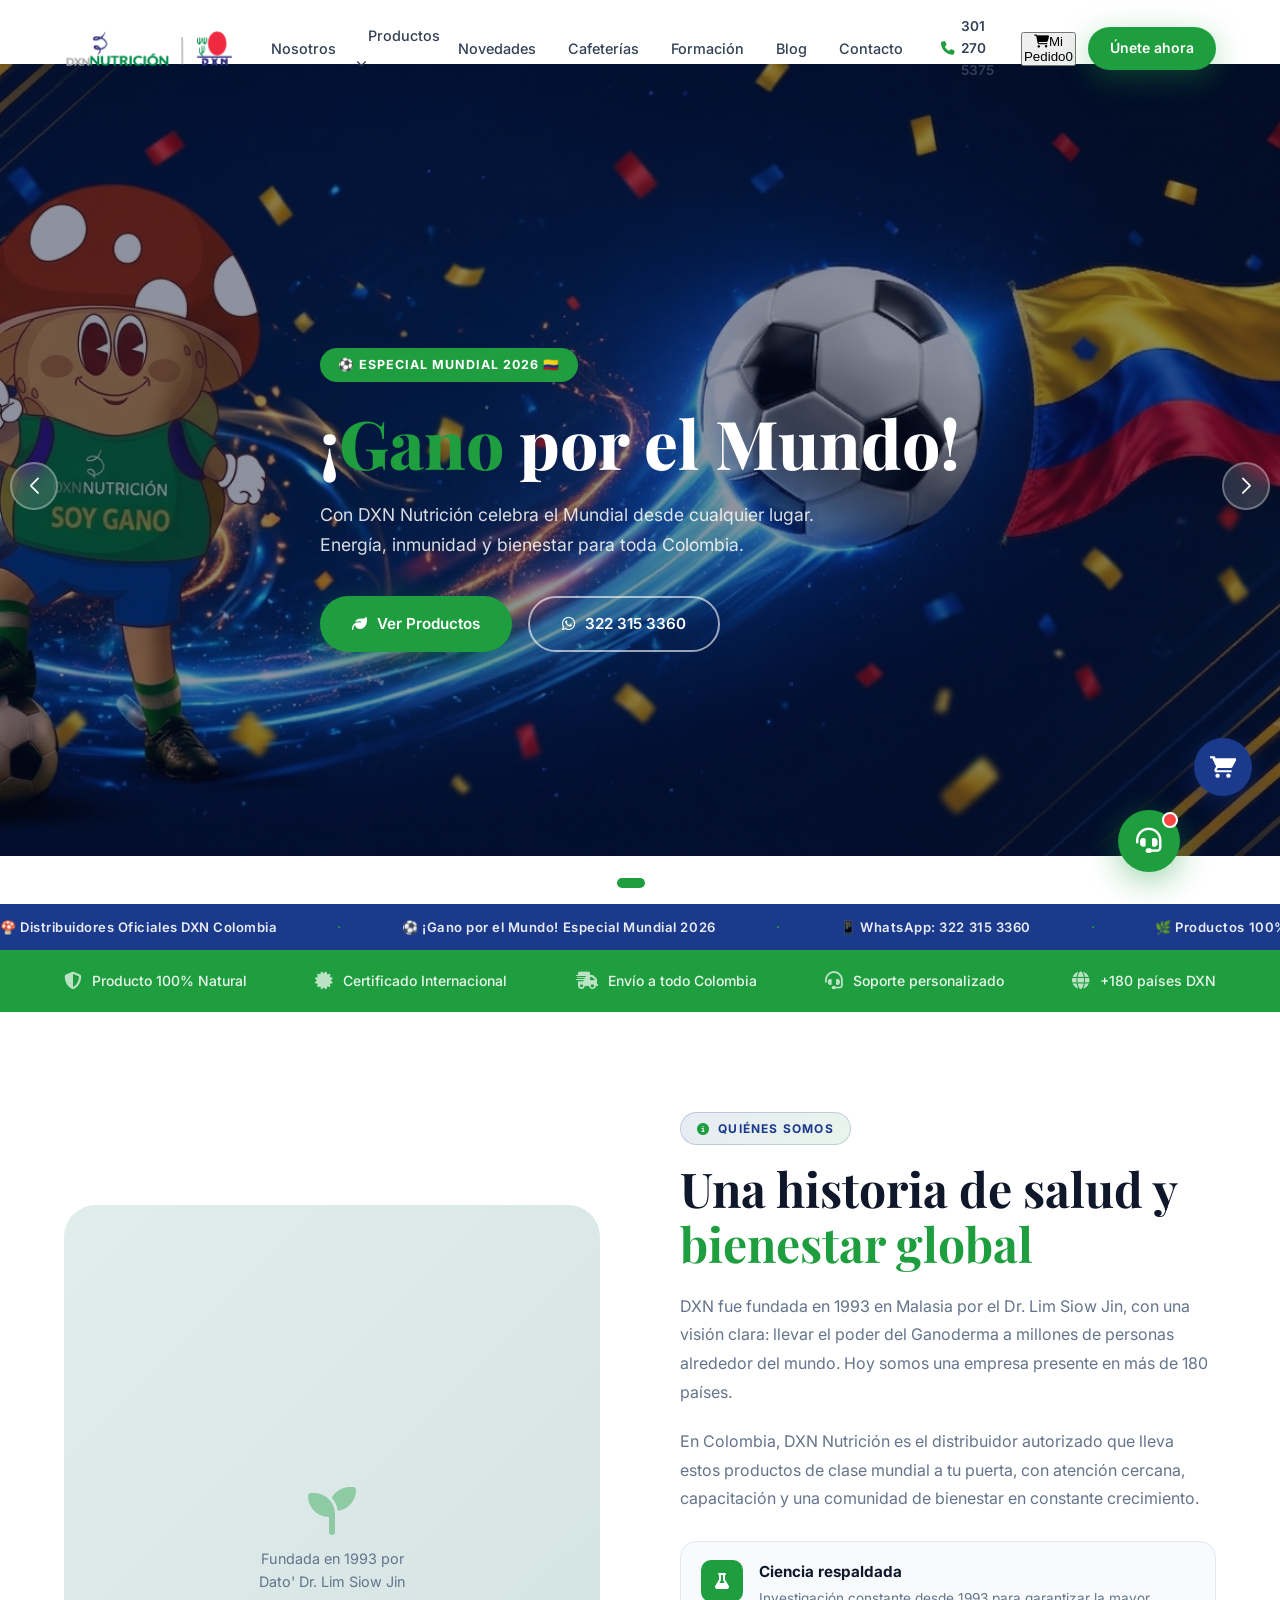
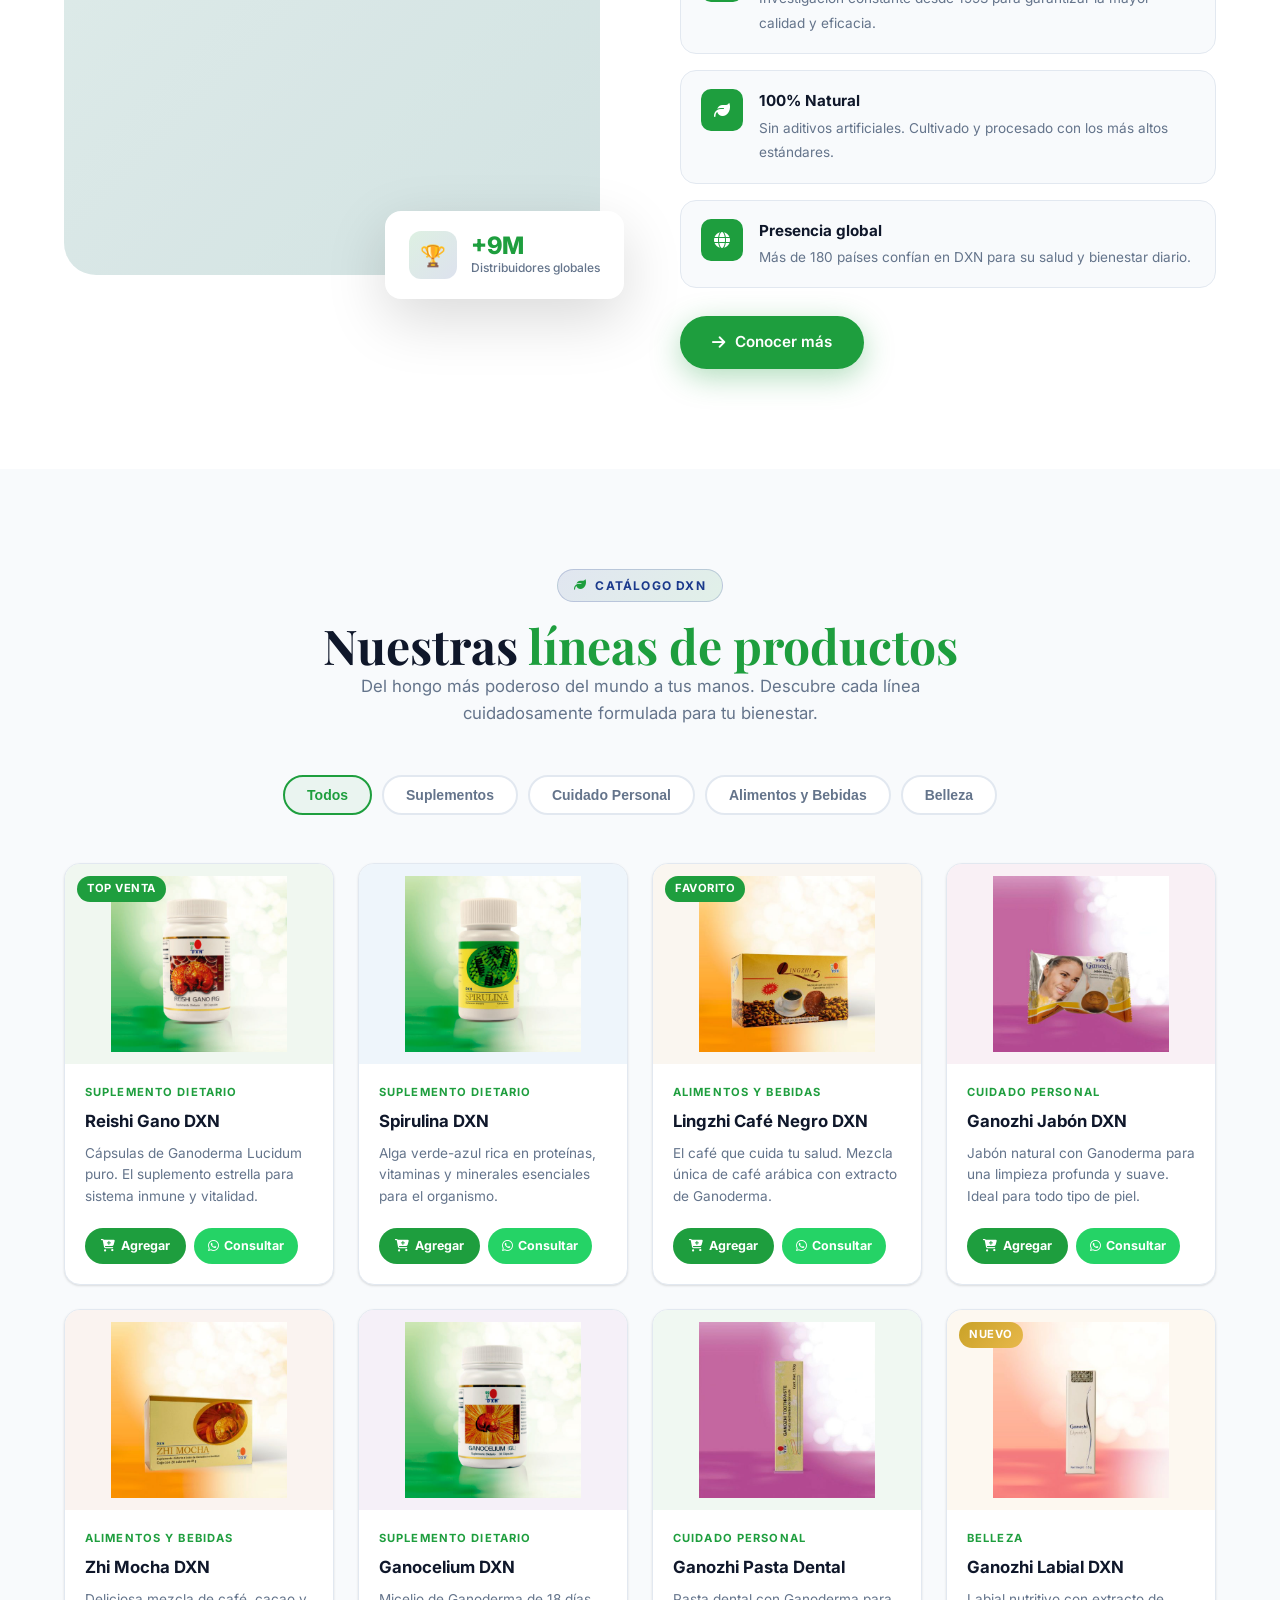
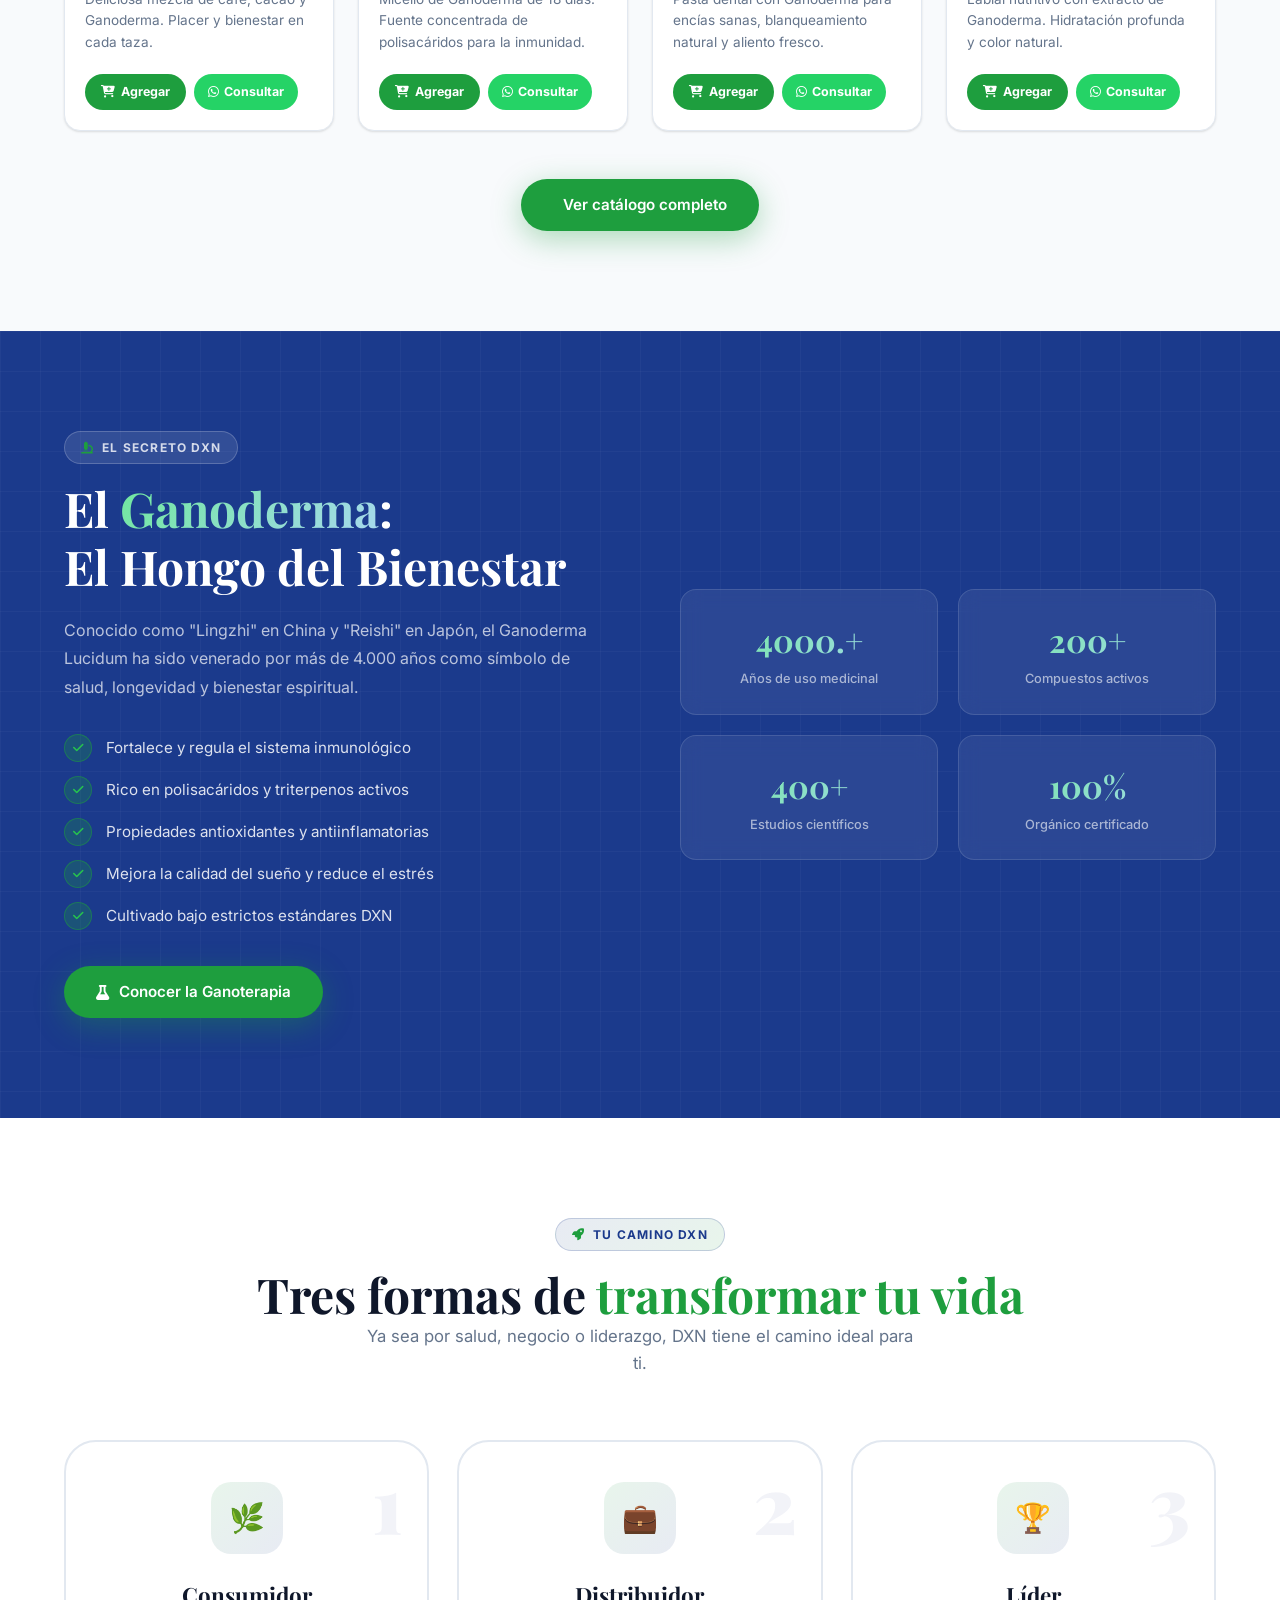
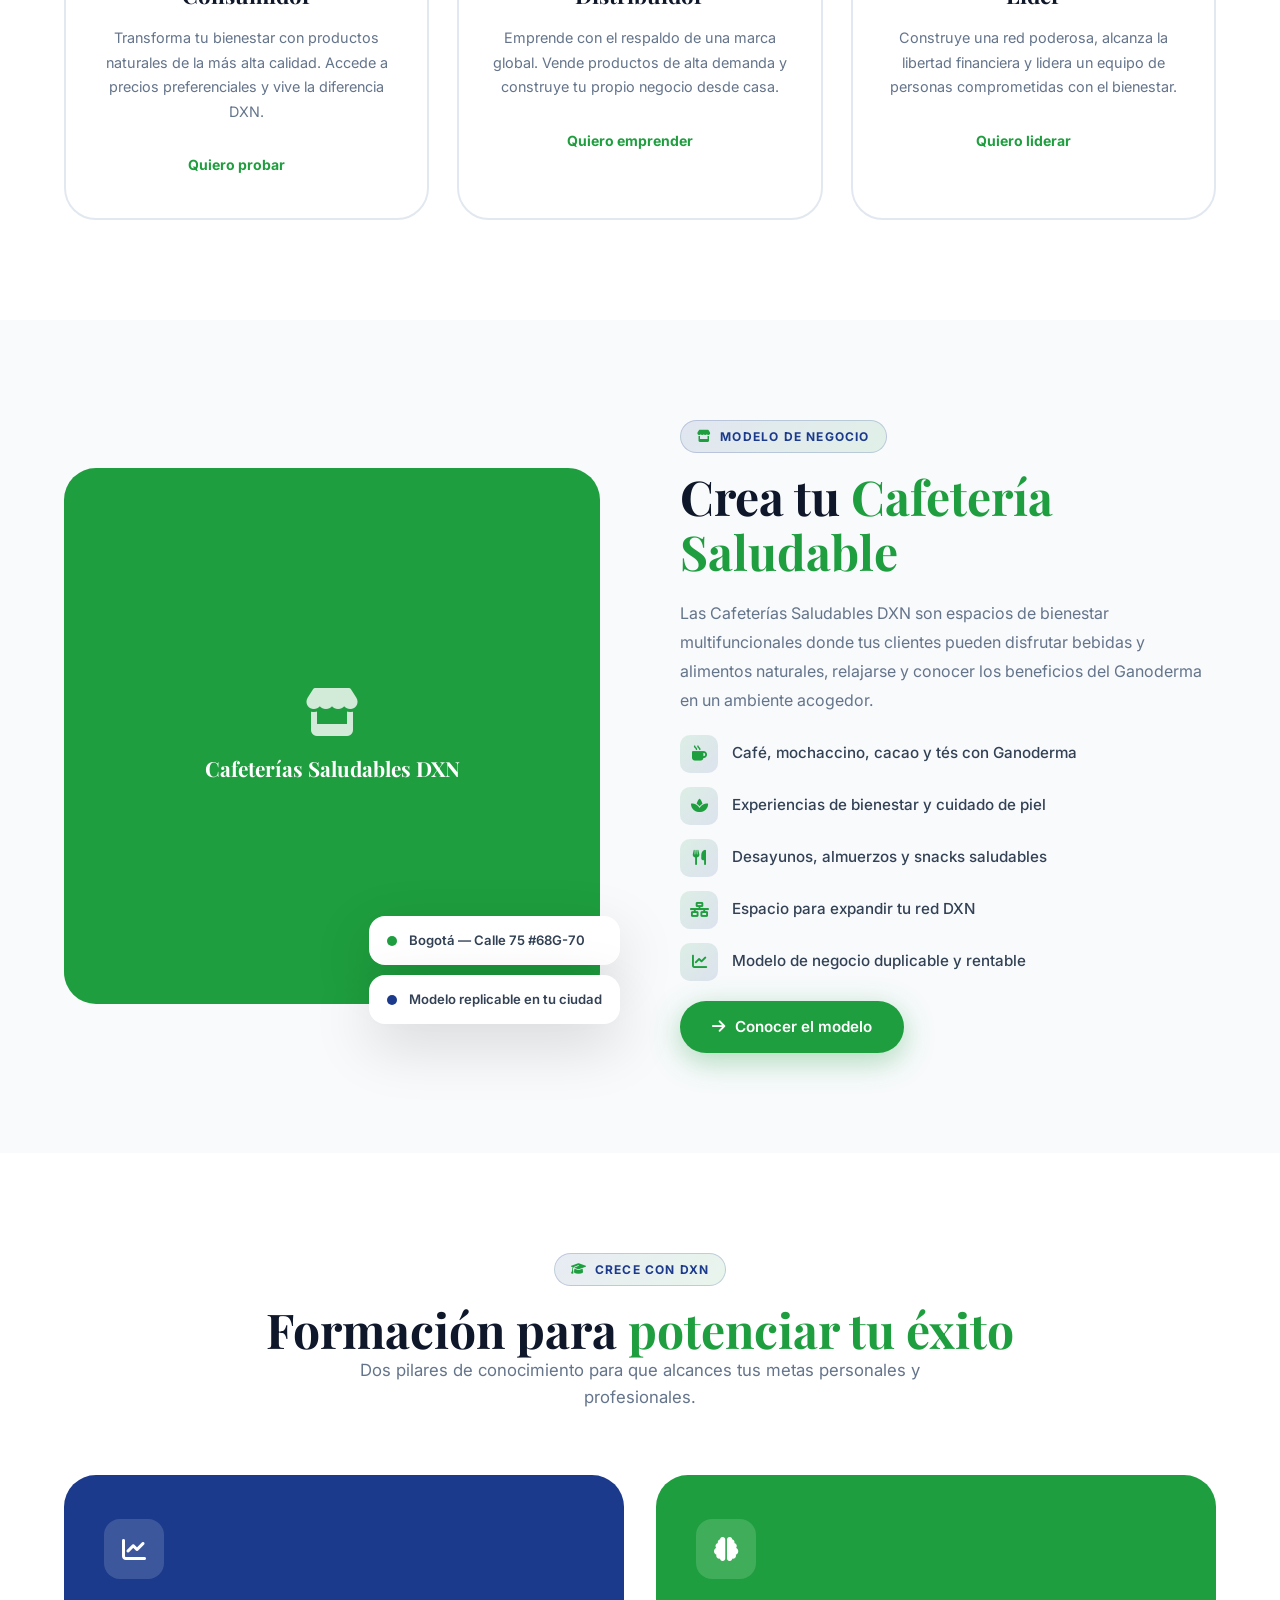
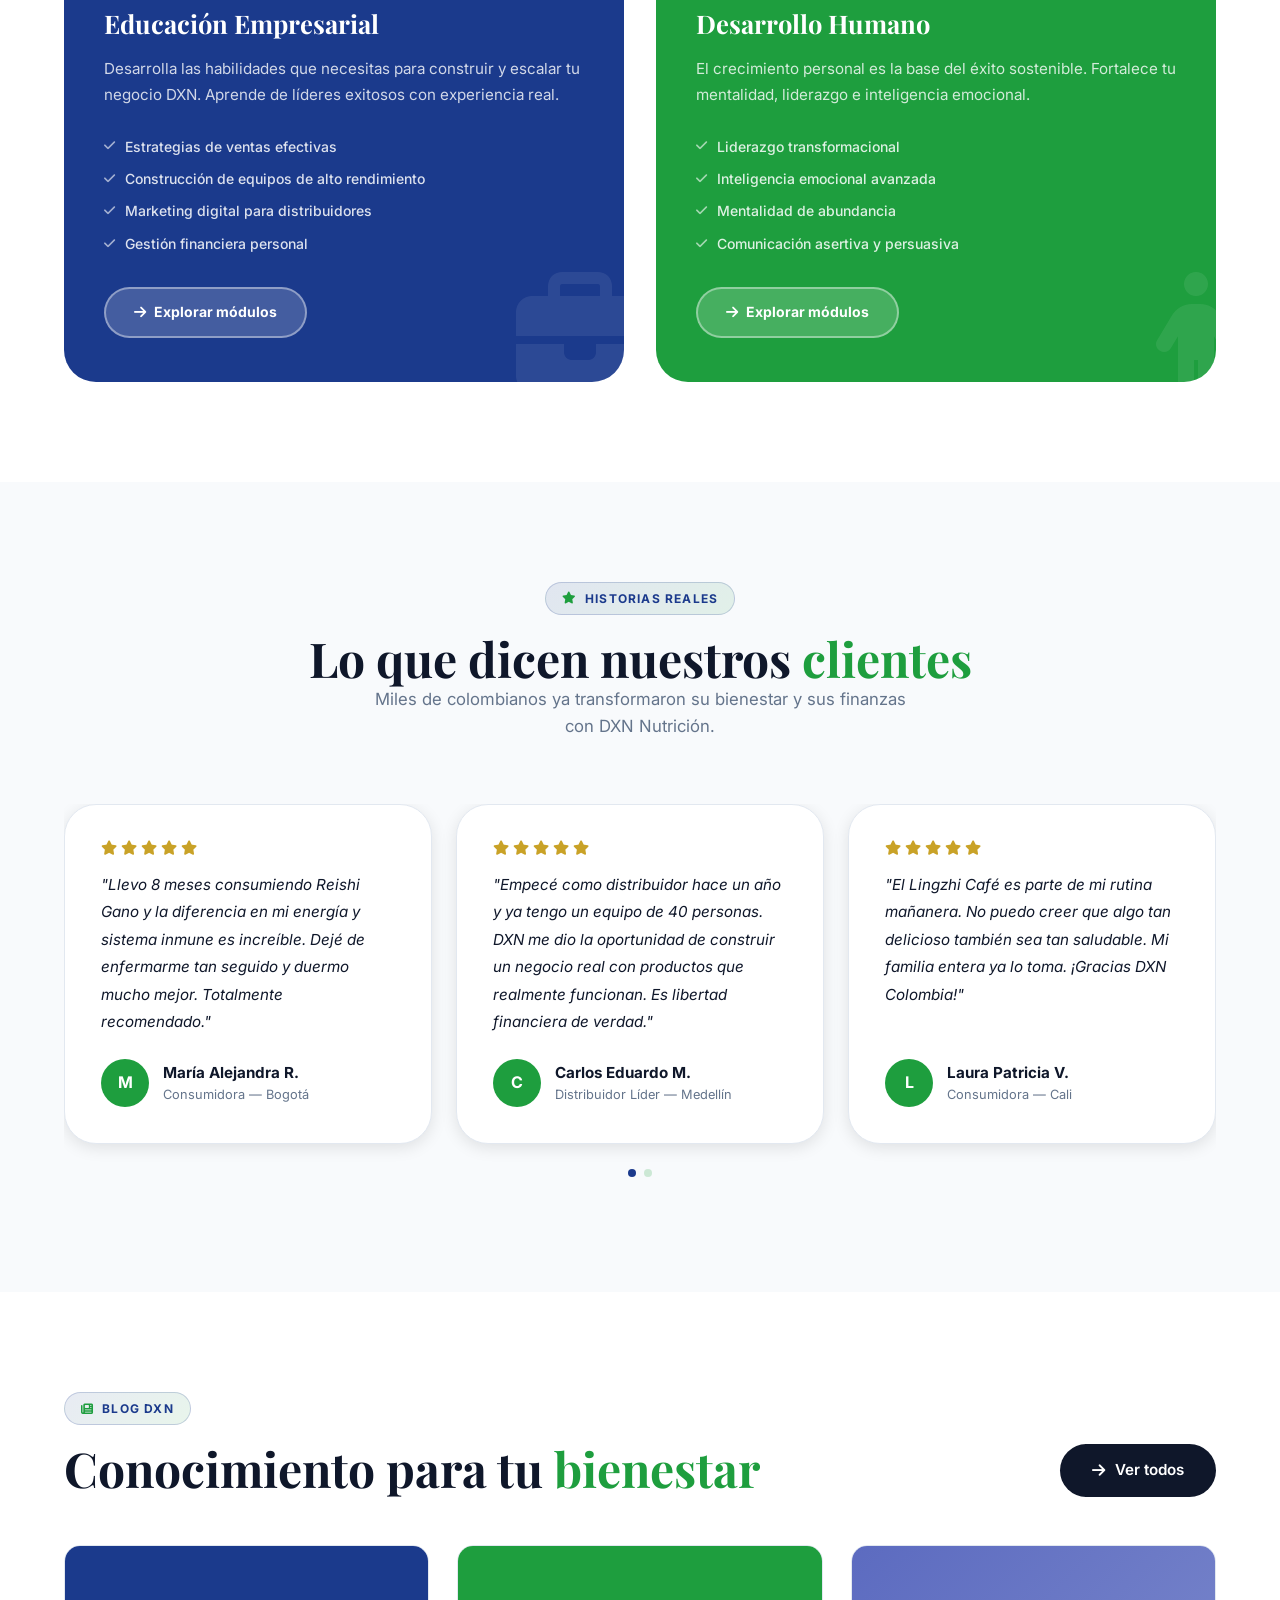
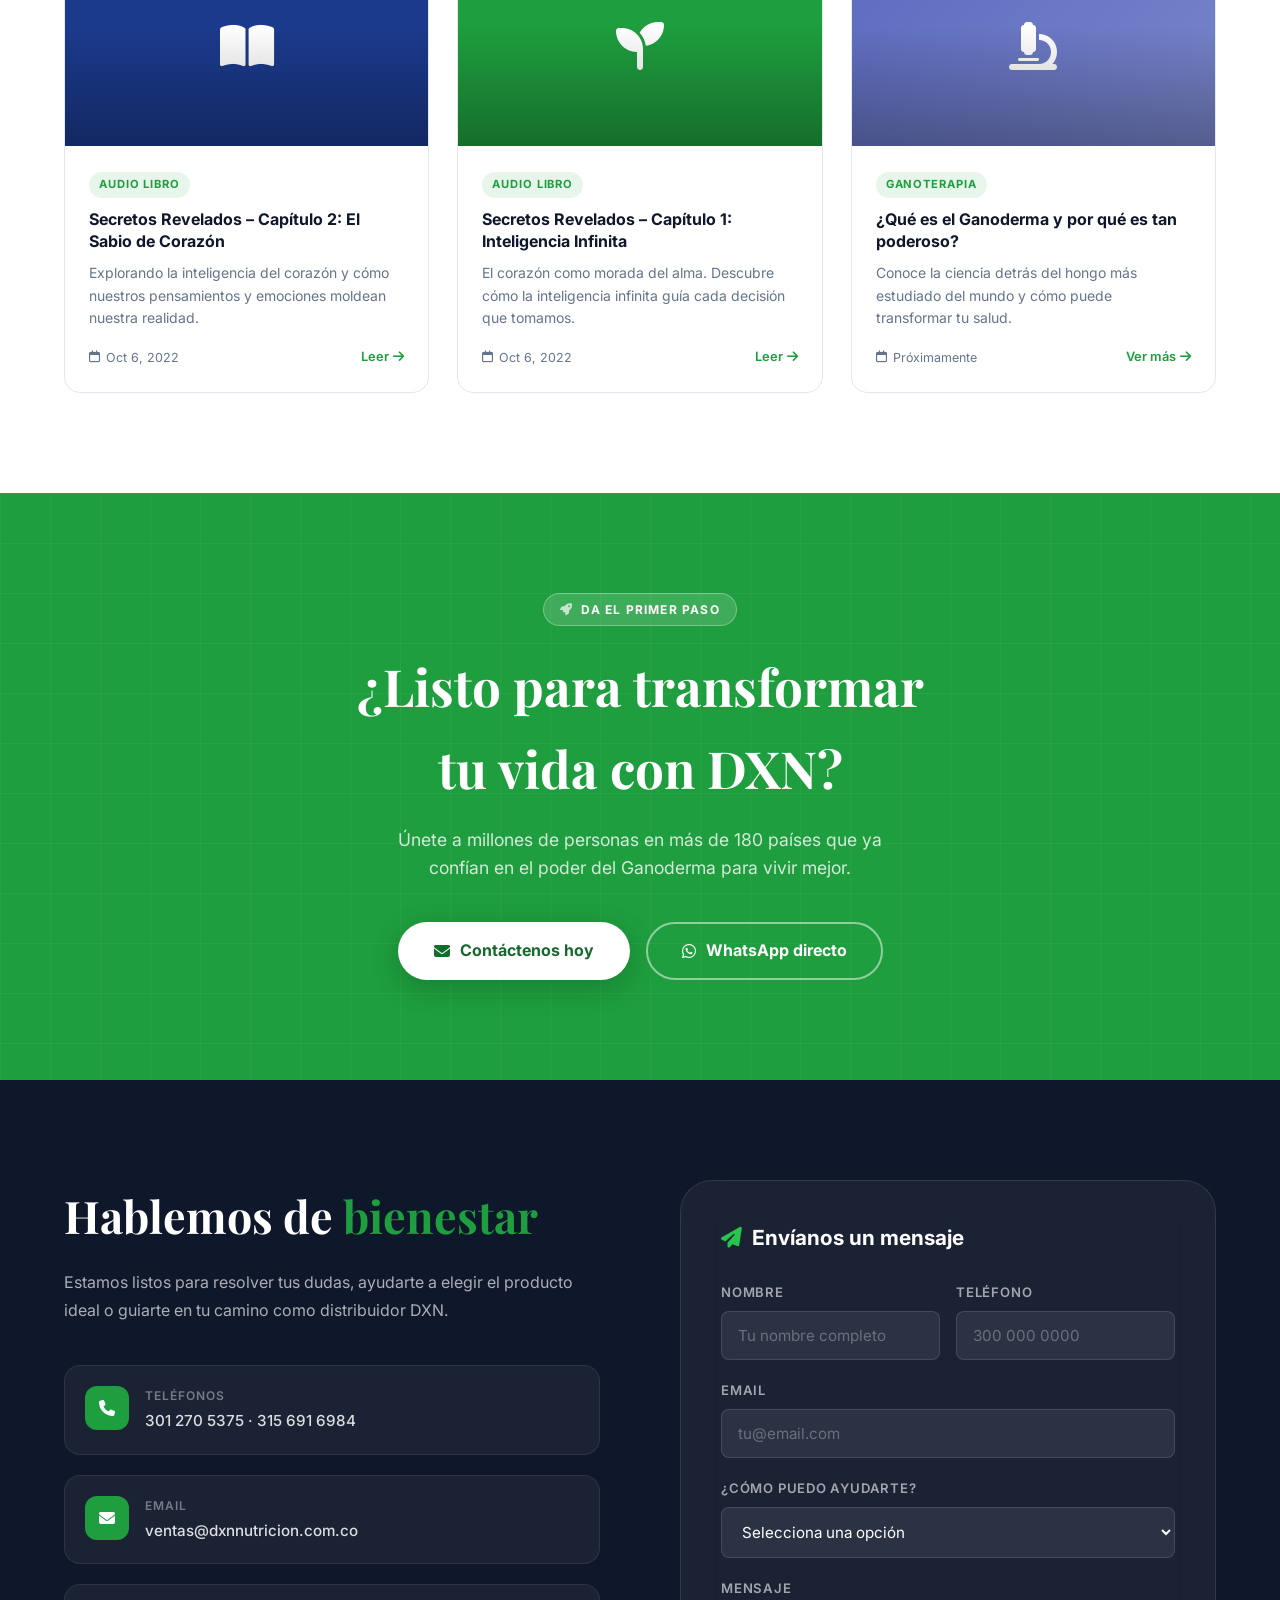
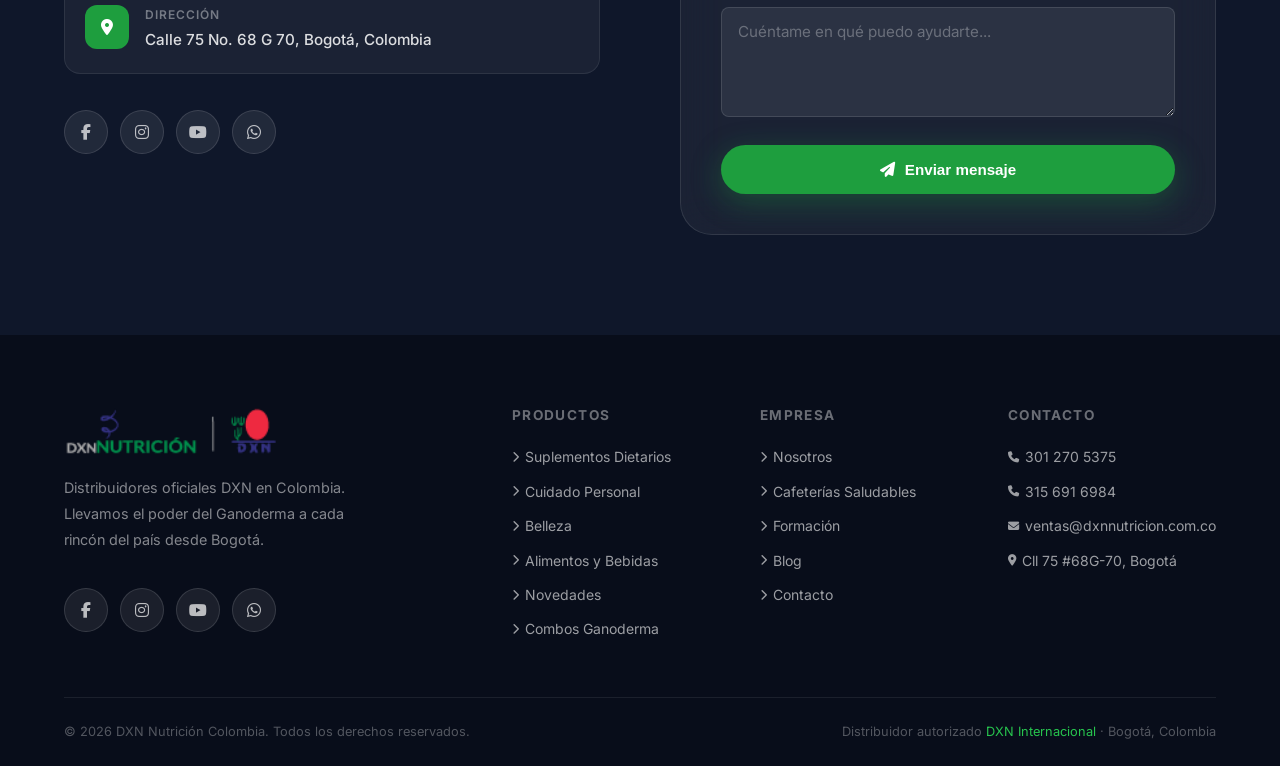
<file: index.html>
﻿<!DOCTYPE html>
<html lang="es">
<head>
  <meta charset="UTF-8" />
  <meta name="viewport" content="width=device-width, initial-scale=1.0" />
  <title>DXN Nutrición Colombia — Bienestar Natural con Ganoderma</title>
  <meta name="description" content="DXN Nutrición Colombia distribuye productos naturales basados en Ganoderma. Suplementos, cuidado personal, alimentos saludables y oportunidad de negocio." />

  <!-- Google Fonts -->
  <link rel="preconnect" href="https://fonts.googleapis.com" />
  <link rel="preconnect" href="https://fonts.gstatic.com" crossorigin />
  <link href="https://fonts.googleapis.com/css2?family=Inter:wght@300;400;500;600;700;800&family=Playfair+Display:wght@600;700;800&display=swap" rel="stylesheet" />

  <!-- AOS Animations -->
  <link href="https://unpkg.com/aos@2.3.4/dist/aos.css" rel="stylesheet" />

  <!-- Swiper -->
  <link rel="stylesheet" href="https://cdn.jsdelivr.net/npm/swiper@11/swiper-bundle.min.css" />

  <!-- Icons -->
  <link rel="stylesheet" href="https://cdnjs.cloudflare.com/ajax/libs/font-awesome/6.5.0/css/all.min.css" />

  <style>
    /* ===== VARIABLES ===== */
    :root {
      --blue:        #1B3A8C;
      --blue-light:  #2752C9;
      --green:       #1E9E3E;
      --green-dark:  #156B2B;
      --green-light: #27C44E;
      --gold:        #C9A227;
      --white:       #FFFFFF;
      --gray-50:     #F8FAFC;
      --gray-100:    #F1F5F9;
      --gray-200:    #E2E8F0;
      --gray-500:    #64748B;
      --gray-700:    #334155;
      --gray-900:    #0F172A;
      --gradient:    var(--green);
      --gradient-rev: var(--blue);
      --shadow-sm:   0 1px 3px rgba(0,0,0,.08), 0 1px 2px rgba(0,0,0,.06);
      --shadow-md:   0 4px 16px rgba(0,0,0,.10);
      --shadow-lg:   0 20px 60px rgba(0,0,0,.15);
      --shadow-xl:   0 30px 80px rgba(0,0,0,.20);
      --radius:      16px;
      --radius-sm:   8px;
      --radius-xl:   32px;
      --transition:  all .3s cubic-bezier(.4,0,.2,1);
    }

    /* ===== RESET ===== */
    *, *::before, *::after { box-sizing: border-box; margin: 0; padding: 0; }
    html { scroll-behavior: smooth; }
    body {
      font-family: 'Inter', sans-serif;
      color: var(--gray-900);
      background: var(--white);
      overflow-x: hidden;
      line-height: 1.6;
    }
    img { display: block; max-width: 100%; }
    a { text-decoration: none; color: inherit; }
    ul { list-style: none; }

    /* ===== UTILITIES ===== */
    .container { max-width: 1200px; margin: 0 auto; padding: 0 24px; }
    .section-tag {
      display: inline-flex; align-items: center; gap: 8px;
      background: linear-gradient(135deg, rgba(27,58,140,.1), rgba(30,158,62,.1));
      color: var(--blue);
      font-size: .75rem; font-weight: 700; letter-spacing: .1em; text-transform: uppercase;
      padding: 6px 16px; border-radius: 100px;
      border: 1px solid rgba(27,58,140,.2);
      margin-bottom: 16px;
    }
    .section-tag i { color: var(--green); }
    .section-title {
      font-family: 'Playfair Display', serif;
      font-size: clamp(2rem, 4vw, 3rem);
      font-weight: 700;
      line-height: 1.15;
      color: var(--gray-900);
    }
    .section-title span { background: var(--green); -webkit-background-clip: text; -webkit-text-fill-color: transparent; background-clip: text; }
    .section-sub { font-size: 1.05rem; color: var(--gray-500); max-width: 560px; margin-top: 12px; }
    .btn {
      display: inline-flex; align-items: center; gap: 10px;
      padding: 14px 32px; border-radius: 100px;
      font-size: .95rem; font-weight: 600;
      cursor: pointer; border: none;
      transition: var(--transition);
      white-space: nowrap;
    }
    .btn-primary {
      background: var(--green);
      color: var(--white);
      box-shadow: 0 8px 30px rgba(30,158,62,.35);
    }
    .btn-primary:hover { transform: translateY(-2px); box-shadow: 0 12px 40px rgba(30,158,62,.45); }
    .btn-outline {
      background: transparent;
      color: var(--white);
      border: 2px solid rgba(255,255,255,.6);
    }
    .btn-outline:hover { background: rgba(255,255,255,.15); border-color: var(--white); }
    .btn-dark {
      background: var(--gray-900);
      color: var(--white);
    }
    .btn-dark:hover { background: var(--gray-700); transform: translateY(-2px); }

    /* ===== NAVBAR ===== */
    #navbar {
      position: fixed; top: 0; left: 0; right: 0; z-index: 1000;
      padding: 16px 0;
      transition: var(--transition);
    }
    #navbar.scrolled {
      background: rgba(255,255,255,.96);
      backdrop-filter: blur(20px);
      -webkit-backdrop-filter: blur(20px);
      box-shadow: 0 2px 30px rgba(0,0,0,.10);
      padding: 10px 0;
    }
    .nav-inner {
      display: flex; align-items: center; justify-content: space-between; gap: 24px;
    }
    .nav-logo {
      display: flex; align-items: center; gap: 12px;
    }
    .nav-logo-icon {
      width: 44px; height: 44px;
      background: var(--green);
      border-radius: 12px;
      display: flex; align-items: center; justify-content: center;
      flex-shrink: 0;
    }
    .nav-logo-icon svg { width: 26px; height: 26px; fill: white; }
    .nav-logo-text { display: flex; flex-direction: column; line-height: 1; }
    .nav-logo-text .dxn { font-size: .7rem; font-weight: 800; color: var(--gray-500); letter-spacing: .15em; text-transform: uppercase; }
    .nav-logo-text .nutricion { font-size: 1.1rem; font-weight: 800; background: var(--green); -webkit-background-clip: text; -webkit-text-fill-color: transparent; background-clip: text; }
    .nav-links { display: flex; align-items: center; gap: 4px; }
    .nav-links a {
      padding: 8px 14px; border-radius: 8px;
      font-size: .9rem; font-weight: 500;
      color: var(--gray-700);
      transition: var(--transition);
      position: relative;
    }
    .nav-links a:hover { color: var(--green); background: rgba(30,158,62,.07); }
    .nav-links .has-dropdown { position: relative; }
    .nav-links .has-dropdown .dropdown {
      position: absolute; top: calc(100% + 8px); left: 0;
      background: var(--white);
      border-radius: var(--radius);
      box-shadow: var(--shadow-lg);
      min-width: 220px;
      padding: 8px;
      opacity: 0; pointer-events: none;
      transform: translateY(8px);
      transition: var(--transition);
      border: 1px solid var(--gray-200);
    }
    .nav-links .has-dropdown:hover .dropdown { opacity: 1; pointer-events: all; transform: translateY(0); }
    .dropdown a {
      display: flex; align-items: center; gap: 10px;
      padding: 10px 12px; border-radius: 8px;
      font-size: .875rem;
      color: var(--gray-700);
      width: 100%;
    }
    .dropdown a i { color: var(--green); width: 16px; text-align: center; }
    .dropdown a:hover { background: var(--gray-50); color: var(--green); }
    .nav-cta { display: flex; align-items: center; gap: 12px; }
    .nav-cta .phone { font-size: .85rem; font-weight: 600; color: var(--gray-700); display: flex; align-items: center; gap: 6px; }
    .nav-cta .phone i { color: var(--green); }
    .nav-scrolled-hide { transition: var(--transition); }
    #navbar.scrolled .dxn { color: var(--gray-500) !important; }

    /* Hamburger */
    .hamburger { display: none; flex-direction: column; gap: 5px; cursor: pointer; padding: 4px; }
    .hamburger span { width: 24px; height: 2px; background: var(--gray-700); border-radius: 2px; transition: var(--transition); }

    /* ===== HERO ===== */
    #hero {
      min-height: 100vh;
      background: var(--gray-900);
      position: relative;
      display: flex; align-items: center;
      overflow: hidden;
    }
    .hero-bg {
      position: absolute; inset: 0;
      background: #0D2247;
      z-index: 1;
    }
    .hero-particles {
      position: absolute; inset: 0; z-index: 0;
      background:
        radial-gradient(circle at 20% 50%, rgba(30,158,62,.15) 0%, transparent 50%),
        radial-gradient(circle at 80% 20%, rgba(27,58,140,.2) 0%, transparent 50%),
        radial-gradient(circle at 60% 80%, rgba(30,158,62,.1) 0%, transparent 40%);
    }
    .hero-grid {
      position: absolute; inset: 0; z-index: 0;
      background-image: linear-gradient(rgba(255,255,255,.03) 1px, transparent 1px),
                        linear-gradient(90deg, rgba(255,255,255,.03) 1px, transparent 1px);
      background-size: 60px 60px;
    }
    /* Decorative mushroom SVG blobs */
    .hero-blob {
      position: absolute; border-radius: 50%;
      filter: blur(80px); opacity: .25; z-index: 1;
    }
    .hero-blob-1 { width: 600px; height: 600px; background: var(--green); top: -200px; right: -100px; }
    .hero-blob-2 { width: 400px; height: 400px; background: var(--blue); bottom: -100px; left: -50px; }

    .hero-content {
      position: relative; z-index: 2;
      max-width: 700px;
    }
    .hero-badge {
      display: inline-flex; align-items: center; gap: 8px;
      background: rgba(255,255,255,.12);
      backdrop-filter: blur(10px);
      border: 1px solid rgba(255,255,255,.2);
      color: rgba(255,255,255,.9);
      font-size: .8rem; font-weight: 600; letter-spacing: .08em; text-transform: uppercase;
      padding: 8px 18px; border-radius: 100px;
      margin-bottom: 28px;
    }
    .hero-badge .dot { width: 8px; height: 8px; background: var(--green-light); border-radius: 50%; animation: pulse 2s infinite; }
    @keyframes pulse { 0%,100%{opacity:1;transform:scale(1)} 50%{opacity:.5;transform:scale(1.5)} }

    .hero-title {
      font-family: 'Playfair Display', serif;
      font-size: clamp(2.4rem, 5.5vw, 4.2rem);
      font-weight: 800;
      color: var(--white);
      line-height: 1.1;
      margin-bottom: 24px;
    }
    .hero-title .accent {
      background: linear-gradient(135deg, #6EE89B, #A8D8F0);
      -webkit-background-clip: text; -webkit-text-fill-color: transparent; background-clip: text;
    }
    .hero-desc {
      font-size: 1.15rem;
      color: rgba(255,255,255,.75);
      max-width: 540px;
      margin-bottom: 40px;
      line-height: 1.7;
    }
    .hero-actions { display: flex; flex-wrap: wrap; gap: 16px; margin-bottom: 56px; }
    .hero-stats {
      display: flex; gap: 40px; flex-wrap: wrap;
      padding-top: 40px;
      border-top: 1px solid rgba(255,255,255,.15);
    }
    .hero-stat .num {
      font-family: 'Playfair Display', serif;
      font-size: 2.2rem; font-weight: 700;
      background: linear-gradient(135deg, #6EE89B, #A8D8F0);
      -webkit-background-clip: text; -webkit-text-fill-color: transparent; background-clip: text;
    }
    .hero-stat .label { font-size: .8rem; color: rgba(255,255,255,.6); font-weight: 500; letter-spacing: .05em; text-transform: uppercase; }

    .hero-visual {
      position: absolute; right: 0; top: 0; bottom: 0;
      width: 45%;
      z-index: 2;
      display: flex; align-items: center; justify-content: center;
    }
    .hero-card-float {
      background: rgba(255,255,255,.08);
      backdrop-filter: blur(20px);
      border: 1px solid rgba(255,255,255,.15);
      border-radius: var(--radius-xl);
      padding: 32px;
      max-width: 360px;
      width: 100%;
      animation: float 6s ease-in-out infinite;
    }
    @keyframes float { 0%,100%{transform:translateY(0)} 50%{transform:translateY(-20px)} }
    .hero-card-float .card-icon {
      width: 64px; height: 64px;
      background: var(--green);
      border-radius: 18px;
      display: flex; align-items: center; justify-content: center;
      font-size: 1.8rem;
      margin-bottom: 20px;
    }
    .hero-card-float h3 { font-size: 1.3rem; font-weight: 700; color: white; margin-bottom: 8px; }
    .hero-card-float p { font-size: .9rem; color: rgba(255,255,255,.7); margin-bottom: 24px; }
    .hero-card-products { display: flex; flex-wrap: wrap; gap: 8px; }
    .hero-card-products span {
      background: rgba(255,255,255,.12);
      color: rgba(255,255,255,.85);
      font-size: .75rem; font-weight: 600;
      padding: 5px 12px; border-radius: 100px;
      border: 1px solid rgba(255,255,255,.15);
    }
    .scroll-indicator {
      position: absolute; bottom: 36px; left: 50%; transform: translateX(-50%);
      z-index: 3; display: flex; flex-direction: column; align-items: center; gap: 8px;
      color: rgba(255,255,255,.5); font-size: .75rem; letter-spacing: .1em; text-transform: uppercase;
    }
    .scroll-indicator .arrow { animation: bounce 2s infinite; }
    @keyframes bounce { 0%,100%{transform:translateY(0)} 50%{transform:translateY(8px)} }

    /* ===== TRUST BAR ===== */
    #trust {
      background: var(--green);
      padding: 20px 0;
    }
    .trust-inner {
      display: flex; align-items: center; justify-content: space-between;
      flex-wrap: wrap; gap: 20px;
    }
    .trust-item {
      display: flex; align-items: center; gap: 10px;
      color: rgba(255,255,255,.9);
      font-size: .875rem; font-weight: 500;
    }
    .trust-item i { font-size: 1.1rem; color: rgba(255,255,255,.7); }

    /* ===== ABOUT STRIP ===== */
    #about-strip {
      padding: 100px 0;
      background: var(--white);
    }
    .about-grid {
      display: grid;
      grid-template-columns: 1fr 1fr;
      gap: 80px;
      align-items: center;
    }
    .about-visual {
      position: relative;
    }
    .about-main-img {
      width: 100%;
      aspect-ratio: 4/5;
      background: linear-gradient(135deg, var(--gray-100), var(--gray-200));
      border-radius: var(--radius-xl);
      overflow: hidden;
      position: relative;
    }
    .about-main-img .img-placeholder {
      position: absolute; inset: 0;
      background: var(--green);
      opacity: .08;
    }
    .about-main-img .img-content {
      position: absolute; inset: 0;
      display: flex; flex-direction: column; align-items: center; justify-content: center;
      gap: 12px; color: var(--gray-500);
    }
    .about-main-img .img-content i { font-size: 3rem; color: var(--green); opacity: .4; }
    .about-badge-float {
      position: absolute;
      bottom: -24px; right: -24px;
      background: var(--white);
      border-radius: var(--radius);
      padding: 20px 24px;
      box-shadow: var(--shadow-lg);
      display: flex; align-items: center; gap: 14px;
      min-width: 200px;
    }
    .about-badge-float .icon {
      width: 48px; height: 48px; border-radius: 12px;
      background: linear-gradient(135deg, rgba(30,158,62,.15), rgba(27,58,140,.15));
      display: flex; align-items: center; justify-content: center;
      font-size: 1.3rem; flex-shrink: 0;
    }
    .about-badge-float .text .num { font-size: 1.5rem; font-weight: 800; color: var(--green); line-height: 1; }
    .about-badge-float .text .desc { font-size: .75rem; color: var(--gray-500); font-weight: 500; }

    .about-copy { display: flex; flex-direction: column; gap: 20px; }
    .about-copy p { font-size: 1rem; color: var(--gray-500); line-height: 1.8; }
    .about-pillars { display: flex; flex-direction: column; gap: 16px; margin: 8px 0; }
    .pillar {
      display: flex; align-items: flex-start; gap: 16px;
      background: var(--gray-50);
      border-radius: var(--radius);
      padding: 18px 20px;
      border: 1px solid var(--gray-200);
      transition: var(--transition);
    }
    .pillar:hover { border-color: var(--green); background: linear-gradient(135deg, rgba(30,158,62,.04), rgba(27,58,140,.04)); }
    .pillar .icon {
      width: 42px; height: 42px; border-radius: 10px;
      background: var(--green);
      display: flex; align-items: center; justify-content: center;
      flex-shrink: 0; font-size: 1rem; color: white;
    }
    .pillar h4 { font-size: .95rem; font-weight: 700; color: var(--gray-900); margin-bottom: 2px; }
    .pillar p { font-size: .85rem; color: var(--gray-500); }

    /* ===== PRODUCTS ===== */
    #productos {
      padding: 100px 0;
      background: var(--gray-50);
    }
    .products-header {
      text-align: center;
      margin-bottom: 48px;
    }
    .products-header .section-sub { margin: 0 auto; }
    .product-filters {
      display: flex; flex-wrap: wrap; gap: 10px;
      justify-content: center;
      margin-bottom: 48px;
    }
    .filter-btn {
      padding: 10px 22px; border-radius: 100px;
      font-size: .875rem; font-weight: 600;
      border: 2px solid var(--gray-200);
      background: var(--white);
      color: var(--gray-500);
      cursor: pointer; transition: var(--transition);
    }
    .filter-btn:hover, .filter-btn.active {
      border-color: var(--green);
      color: var(--green);
      background: rgba(30,158,62,.06);
    }
    .products-grid {
      display: grid;
      grid-template-columns: repeat(auto-fill, minmax(260px, 1fr));
      gap: 24px;
    }
    .product-card {
      background: var(--white);
      border-radius: var(--radius);
      overflow: hidden;
      box-shadow: var(--shadow-sm);
      border: 1px solid var(--gray-200);
      transition: var(--transition);
      cursor: pointer;
    }
    .product-card:hover {
      transform: translateY(-6px);
      box-shadow: var(--shadow-lg);
      border-color: rgba(30,158,62,.3);
    }
    .product-img {
      height: 200px;
      position: relative;
      overflow: hidden;
    }
    .nav-logo-img { height: 52px; width: auto; object-fit: contain; }

    /* ===== TICKER ===== */
    #promo-ticker {
      background: var(--blue);
      padding: 10px 0;
      overflow: hidden;
      white-space: nowrap;
      position: relative;
      z-index: 999;
    }
    .ticker-track {
      display: inline-flex;
      gap: 60px;
      animation: ticker-scroll 35s linear infinite;
    }
    .ticker-track span {
      font-size: .82rem;
      font-weight: 600;
      color: rgba(255,255,255,.9);
      letter-spacing: .04em;
    }
    .ticker-track span::after {
      content: '·';
      margin-left: 60px;
      color: var(--green);
    }
    @keyframes ticker-scroll {
      0%   { transform: translateX(0); }
      100% { transform: translateX(-50%); }
    }
    #promo-ticker:hover .ticker-track { animation-play-state: paused; }

    /* ===== HERO SLIDER ===== */
    #hero { padding: 0; min-height: unset; background: none; margin-top: 64px; }
    .hero-swiper { width: 100%; }
    .hero-slide {
      width: 100%;
      min-height: 88vh;
      background-size: cover;
      background-position: center top;
      background-repeat: no-repeat;
      position: relative;
      display: flex;
      align-items: center;
    }
    .hero-slide-overlay {
      position: absolute; inset: 0;
      background: rgba(5,20,60,.5);
    }
    .hero-slide-content {
      position: relative; z-index: 2;
      max-width: 1200px;
      margin: 0 auto;
      padding: 0 40px;
      padding-top: 80px;
    }
    .hero-slide-tag {
      display: inline-flex; align-items: center; gap: 8px;
      background: var(--green);
      color: white;
      font-size: .78rem; font-weight: 700; letter-spacing: .08em; text-transform: uppercase;
      padding: 7px 18px; border-radius: 100px;
      margin-bottom: 24px;
    }
    .hero-slide-content h1 {
      font-family: 'Playfair Display', serif;
      font-size: clamp(2.4rem, 5.5vw, 4.2rem);
      font-weight: 800;
      color: white;
      line-height: 1.1;
      margin-bottom: 20px;
    }
    .hero-slide-content h1 span {
      color: var(--green);
    }
    .hero-slide-content p {
      font-size: 1.1rem;
      color: rgba(255,255,255,.85);
      max-width: 540px;
      line-height: 1.7;
      margin-bottom: 36px;
    }
    .hero-slide-btns { display: flex; flex-wrap: wrap; gap: 16px; }
    .btn-outline-white {
      display: inline-flex; align-items: center; gap: 10px;
      padding: 14px 32px; border-radius: 100px;
      font-size: .95rem; font-weight: 600;
      background: transparent;
      color: white;
      border: 2px solid rgba(255,255,255,.6);
      transition: var(--transition);
      cursor: pointer;
      text-decoration: none;
    }
    .btn-outline-white:hover { background: rgba(255,255,255,.15); border-color: white; }
    /* Swiper custom */
    .hero-next, .hero-prev {
      width: 48px !important; height: 48px !important;
      background: rgba(255,255,255,.15) !important;
      backdrop-filter: blur(8px);
      border-radius: 50% !important;
      border: 2px solid rgba(255,255,255,.3) !important;
      color: white !important;
      transition: var(--transition) !important;
    }
    .hero-next:hover, .hero-prev:hover { background: var(--green) !important; border-color: var(--green) !important; }
    .hero-next::after, .hero-prev::after { font-size: 1rem !important; font-weight: 700 !important; color: white !important; }
    .hero-pagination .swiper-pagination-bullet { background: rgba(255,255,255,.5) !important; width: 10px !important; height: 10px !important; }
    .hero-pagination .swiper-pagination-bullet-active { background: var(--green) !important; width: 28px !important; border-radius: 5px !important; }
    @media(max-width:768px){
      .hero-slide { min-height: 60vh; background-position: center center; }
      .hero-slide-content { padding: 0 20px; padding-top: 70px; }
      .hero-slide-btns { flex-direction: column; }
      .hero-slide-btns .btn, .hero-slide-btns .btn-outline-white { justify-content: center; }
    }
    .product-img-bg {
      position: absolute; inset: 0;
      display: flex; align-items: center; justify-content: center;
      font-size: 4rem;
      transition: var(--transition);
    }
    .product-card:hover .product-img-bg { transform: scale(1.08); }
    .product-badge {
      position: absolute; top: 12px; left: 12px;
      background: var(--green);
      color: white;
      font-size: .7rem; font-weight: 700; letter-spacing: .05em; text-transform: uppercase;
      padding: 4px 10px; border-radius: 100px;
    }
    .product-badge.nuevo { background: linear-gradient(135deg, var(--gold), #E8B84B); }
    .product-body { padding: 20px; }
    .product-category { font-size: .7rem; font-weight: 700; letter-spacing: .1em; text-transform: uppercase; color: var(--green); margin-bottom: 6px; }
    .product-name { font-size: 1.05rem; font-weight: 700; color: var(--gray-900); margin-bottom: 8px; }
    .product-desc { font-size: .85rem; color: var(--gray-500); line-height: 1.6; margin-bottom: 16px; }
    .product-footer { display: flex; align-items: center; justify-content: space-between; }
    .product-link {
      font-size: .85rem; font-weight: 600; color: var(--blue);
      display: flex; align-items: center; gap: 6px;
      transition: var(--transition);
    }
    .product-link:hover { color: var(--green); gap: 10px; }
    .product-icon-btn {
      width: 36px; height: 36px; border-radius: 50%;
      background: var(--green);
      display: flex; align-items: center; justify-content: center;
      color: white; font-size: .85rem;
      transition: var(--transition);
    }
    .product-card:hover .product-icon-btn { transform: rotate(45deg); }

    .products-cta { text-align: center; margin-top: 48px; }

    /* ===== GANODERMA FEATURE ===== */
    #ganoderma {
      padding: 100px 0;
      background: var(--gray-900);
      position: relative;
      overflow: hidden;
    }
    .gano-bg {
      position: absolute; inset: 0;
      background: var(--blue);
    }
    .gano-grid-bg {
      position: absolute; inset: 0;
      background-image: linear-gradient(rgba(255,255,255,.03) 1px, transparent 1px),
                        linear-gradient(90deg, rgba(255,255,255,.03) 1px, transparent 1px);
      background-size: 40px 40px;
    }
    .gano-content { position: relative; z-index: 2; }
    .gano-grid {
      display: grid;
      grid-template-columns: 1fr 1fr;
      gap: 80px;
      align-items: center;
    }
    .gano-text h2 {
      font-family: 'Playfair Display', serif;
      font-size: clamp(2rem, 4vw, 3rem);
      font-weight: 700;
      color: white;
      line-height: 1.2;
      margin-bottom: 20px;
    }
    .gano-text h2 span {
      background: linear-gradient(135deg, #6EE89B, #A8D8F0);
      -webkit-background-clip: text; -webkit-text-fill-color: transparent; background-clip: text;
    }
    .gano-text p { font-size: 1rem; color: rgba(255,255,255,.7); line-height: 1.8; margin-bottom: 32px; }
    .gano-benefits { display: flex; flex-direction: column; gap: 14px; margin-bottom: 36px; }
    .gano-benefit {
      display: flex; align-items: center; gap: 14px;
      color: rgba(255,255,255,.85);
      font-size: .95rem;
    }
    .gano-benefit .check {
      width: 28px; height: 28px; border-radius: 50%;
      background: rgba(30,158,62,.25);
      border: 1px solid rgba(30,158,62,.5);
      display: flex; align-items: center; justify-content: center;
      flex-shrink: 0; font-size: .75rem; color: var(--green-light);
    }
    .gano-stats {
      display: grid;
      grid-template-columns: repeat(2, 1fr);
      gap: 20px;
    }
    .gano-stat {
      background: rgba(255,255,255,.07);
      backdrop-filter: blur(10px);
      border: 1px solid rgba(255,255,255,.12);
      border-radius: var(--radius);
      padding: 24px;
      text-align: center;
    }
    .gano-stat .num {
      font-family: 'Playfair Display', serif;
      font-size: 2rem; font-weight: 700;
      background: linear-gradient(135deg, #6EE89B, #A8D8F0);
      -webkit-background-clip: text; -webkit-text-fill-color: transparent; background-clip: text;
      margin-bottom: 4px;
    }
    .gano-stat .label { font-size: .8rem; color: rgba(255,255,255,.6); font-weight: 500; }

    /* ===== OPORTUNIDAD ===== */
    #oportunidad {
      padding: 100px 0;
      background: var(--white);
    }
    .oportunidad-header { text-align: center; margin-bottom: 64px; }
    .oportunidad-header .section-sub { margin: 0 auto; }
    .oportunidad-cards {
      display: grid;
      grid-template-columns: repeat(3, 1fr);
      gap: 28px;
    }
    .opor-card {
      border-radius: var(--radius-xl);
      padding: 40px 32px;
      text-align: center;
      border: 2px solid var(--gray-200);
      background: var(--white);
      transition: var(--transition);
      position: relative;
      overflow: hidden;
    }
    .opor-card::before {
      content: '';
      position: absolute; inset: 0;
      background: var(--green);
      opacity: 0;
      transition: var(--transition);
    }
    .opor-card:hover { border-color: transparent; transform: translateY(-8px); box-shadow: var(--shadow-xl); }
    .opor-card:hover::before { opacity: 1; }
    .opor-card:hover * { color: white !important; -webkit-text-fill-color: white !important; }
    .opor-card:hover .opor-icon { background: rgba(255,255,255,.2) !important; }
    .opor-card:hover .opor-number { color: rgba(255,255,255,.3) !important; }

    .opor-card .opor-number {
      position: absolute; top: 20px; right: 24px;
      font-size: 5rem; font-weight: 900;
      color: rgba(27,58,140,.06);
      line-height: 1; transition: var(--transition);
      font-family: 'Playfair Display', serif;
    }
    .opor-card * { position: relative; z-index: 1; }
    .opor-icon {
      width: 72px; height: 72px;
      background: linear-gradient(135deg, rgba(30,158,62,.1), rgba(27,58,140,.1));
      border-radius: 20px;
      display: flex; align-items: center; justify-content: center;
      font-size: 1.8rem;
      margin: 0 auto 24px;
      transition: var(--transition);
    }
    .opor-card h3 {
      font-family: 'Playfair Display', serif;
      font-size: 1.4rem; font-weight: 700;
      color: var(--gray-900);
      margin-bottom: 12px;
      transition: var(--transition);
    }
    .opor-card p { font-size: .9rem; color: var(--gray-500); line-height: 1.7; margin-bottom: 28px; transition: var(--transition); }
    .opor-card .opor-link {
      display: inline-flex; align-items: center; gap: 8px;
      font-size: .875rem; font-weight: 700;
      background: var(--green);
      -webkit-background-clip: text; -webkit-text-fill-color: transparent; background-clip: text;
      transition: var(--transition);
    }
    .opor-card:hover .opor-link { background: none; color: white !important; -webkit-text-fill-color: white !important; gap: 14px; }

    /* ===== CAFETERÍAS ===== */
    #cafeterias {
      padding: 100px 0;
      background: var(--gray-50);
    }
    .cafe-grid {
      display: grid;
      grid-template-columns: 1fr 1fr;
      gap: 80px;
      align-items: center;
    }
    .cafe-img-wrap {
      position: relative;
    }
    .cafe-main {
      width: 100%; aspect-ratio: 1;
      border-radius: var(--radius-xl);
      background: var(--green);
      display: flex; flex-direction: column; align-items: center; justify-content: center;
      gap: 16px; color: white;
      font-family: 'Playfair Display', serif;
      font-size: 1.3rem;
      font-weight: 700;
    }
    .cafe-main i { font-size: 3rem; opacity: .8; }
    .cafe-mini-cards {
      position: absolute; bottom: -20px; right: -20px;
      display: flex; flex-direction: column; gap: 10px;
    }
    .cafe-mini {
      background: var(--white);
      border-radius: var(--radius);
      padding: 14px 18px;
      box-shadow: var(--shadow-lg);
      display: flex; align-items: center; gap: 12px;
      min-width: 180px;
    }
    .cafe-mini .dot { width: 10px; height: 10px; border-radius: 50%; flex-shrink: 0; }
    .cafe-mini .dot.green { background: var(--green); }
    .cafe-mini .dot.blue { background: var(--blue); }
    .cafe-mini span { font-size: .82rem; font-weight: 600; color: var(--gray-700); }
    .cafe-copy { display: flex; flex-direction: column; gap: 20px; }
    .cafe-copy p { font-size: 1rem; color: var(--gray-500); line-height: 1.8; }
    .cafe-features { display: flex; flex-direction: column; gap: 14px; }
    .cafe-feature {
      display: flex; align-items: center; gap: 14px;
      font-size: .95rem; color: var(--gray-700); font-weight: 500;
    }
    .cafe-feature .icon {
      width: 38px; height: 38px; border-radius: 10px;
      background: linear-gradient(135deg, rgba(30,158,62,.12), rgba(27,58,140,.12));
      display: flex; align-items: center; justify-content: center;
      flex-shrink: 0; font-size: .95rem; color: var(--green);
    }

    /* ===== FORMACION ===== */
    #formacion {
      padding: 100px 0;
      background: var(--white);
    }
    .formacion-header { text-align: center; margin-bottom: 64px; }
    .formacion-header .section-sub { margin: 0 auto; }
    .formacion-grid {
      display: grid;
      grid-template-columns: repeat(2, 1fr);
      gap: 32px;
    }
    .form-card {
      border-radius: var(--radius-xl);
      padding: 44px 40px;
      position: relative;
      overflow: hidden;
    }
    .form-card.empresarial {
      background: var(--blue);
    }
    .form-card.humano {
      background: var(--green);
    }
    .form-card-bg {
      position: absolute; right: -20px; bottom: -20px;
      font-size: 8rem; opacity: .08; color: white; line-height: 1;
    }
    .form-card-icon {
      width: 60px; height: 60px;
      background: rgba(255,255,255,.15);
      border-radius: 16px;
      display: flex; align-items: center; justify-content: center;
      font-size: 1.5rem; color: white;
      margin-bottom: 24px;
    }
    .form-card h3 { font-family: 'Playfair Display', serif; font-size: 1.6rem; font-weight: 700; color: white; margin-bottom: 12px; }
    .form-card p { font-size: .95rem; color: rgba(255,255,255,.8); line-height: 1.7; margin-bottom: 28px; }
    .form-card ul { display: flex; flex-direction: column; gap: 10px; margin-bottom: 32px; }
    .form-card ul li {
      display: flex; align-items: center; gap: 10px;
      font-size: .875rem; color: rgba(255,255,255,.85); font-weight: 500;
    }
    .form-card ul li i { color: rgba(255,255,255,.6); font-size: .8rem; }
    .form-card .btn-white {
      background: rgba(255,255,255,.18);
      color: white;
      border: 2px solid rgba(255,255,255,.4);
      padding: 12px 28px;
      border-radius: 100px;
      font-size: .875rem; font-weight: 700;
      display: inline-flex; align-items: center; gap: 8px;
      transition: var(--transition);
    }
    .form-card .btn-white:hover { background: rgba(255,255,255,.3); }

    /* ===== TESTIMONIALS ===== */
    #testimonios {
      padding: 100px 0;
      background: var(--gray-50);
    }
    .testi-header { text-align: center; margin-bottom: 64px; }
    .testi-header .section-sub { margin: 0 auto; }
    .swiper { padding-bottom: 48px !important; }
    .swiper-slide { height: auto; }
    .testi-card {
      background: var(--white);
      border-radius: var(--radius-xl);
      padding: 36px;
      box-shadow: var(--shadow-md);
      border: 1px solid var(--gray-200);
      height: 100%;
      display: flex; flex-direction: column;
    }
    .testi-stars { display: flex; gap: 4px; color: var(--gold); font-size: .9rem; margin-bottom: 16px; }
    .testi-text { font-size: .95rem; color: var(--gray-600); line-height: 1.8; flex: 1; margin-bottom: 24px; font-style: italic; }
    .testi-author { display: flex; align-items: center; gap: 14px; }
    .testi-avatar {
      width: 48px; height: 48px; border-radius: 50%;
      background: var(--green);
      display: flex; align-items: center; justify-content: center;
      color: white; font-weight: 700; font-size: 1rem;
      flex-shrink: 0;
    }
    .testi-name { font-weight: 700; color: var(--gray-900); font-size: .95rem; }
    .testi-role { font-size: .8rem; color: var(--gray-500); }
    .swiper-pagination-bullet { background: var(--green) !important; }
    .swiper-pagination-bullet-active { background: var(--blue) !important; }

    /* ===== BLOG ===== */
    #blog {
      padding: 100px 0;
      background: var(--white);
    }
    .blog-header {
      display: flex; align-items: flex-end; justify-content: space-between;
      flex-wrap: wrap; gap: 20px;
      margin-bottom: 48px;
    }
    .blog-grid {
      display: grid;
      grid-template-columns: repeat(3, 1fr);
      gap: 28px;
    }
    .blog-card {
      border-radius: var(--radius);
      overflow: hidden;
      border: 1px solid var(--gray-200);
      background: var(--white);
      transition: var(--transition);
    }
    .blog-card:hover { transform: translateY(-6px); box-shadow: var(--shadow-lg); }
    .blog-img {
      height: 200px;
      background: var(--green);
      display: flex; align-items: center; justify-content: center;
      font-size: 3rem; color: white;
      position: relative;
      overflow: hidden;
    }
    .blog-img::after {
      content: '';
      position: absolute; inset: 0;
      background: linear-gradient(to bottom, transparent 40%, rgba(0,0,0,.3));
    }
    .blog-body { padding: 24px; }
    .blog-tag {
      display: inline-block;
      background: rgba(30,158,62,.1);
      color: var(--green);
      font-size: .7rem; font-weight: 700; text-transform: uppercase; letter-spacing: .08em;
      padding: 4px 10px; border-radius: 100px;
      margin-bottom: 10px;
    }
    .blog-title { font-size: 1rem; font-weight: 700; color: var(--gray-900); line-height: 1.4; margin-bottom: 10px; }
    .blog-excerpt { font-size: .875rem; color: var(--gray-500); line-height: 1.6; margin-bottom: 18px; }
    .blog-meta { display: flex; align-items: center; justify-content: space-between; }
    .blog-date { font-size: .78rem; color: var(--gray-500); display: flex; align-items: center; gap: 6px; }
    .blog-read { font-size: .8rem; font-weight: 600; color: var(--green); display: flex; align-items: center; gap: 4px; transition: var(--transition); }
    .blog-card:hover .blog-read { gap: 8px; }

    /* ===== CTA BAND ===== */
    #cta-band {
      padding: 100px 0;
      background: var(--green);
      position: relative;
      overflow: hidden;
    }
    .cta-band-bg {
      position: absolute; inset: 0;
      background-image: linear-gradient(rgba(255,255,255,.04) 1px, transparent 1px),
                        linear-gradient(90deg, rgba(255,255,255,.04) 1px, transparent 1px);
      background-size: 50px 50px;
    }
    .cta-band-content {
      position: relative; z-index: 2;
      text-align: center;
    }
    .cta-band-content h2 {
      font-family: 'Playfair Display', serif;
      font-size: clamp(2rem, 4vw, 3.2rem);
      font-weight: 700;
      color: white;
      margin-bottom: 16px;
    }
    .cta-band-content p { font-size: 1.1rem; color: rgba(255,255,255,.8); max-width: 520px; margin: 0 auto 40px; }
    .cta-band-actions { display: flex; flex-wrap: wrap; gap: 16px; justify-content: center; }
    .btn-white-solid {
      background: white;
      color: var(--green-dark);
      font-weight: 700;
      padding: 16px 36px;
      border-radius: 100px;
      font-size: 1rem;
      display: inline-flex; align-items: center; gap: 10px;
      transition: var(--transition);
      box-shadow: 0 8px 30px rgba(0,0,0,.2);
    }
    .btn-white-solid:hover { transform: translateY(-3px); box-shadow: 0 14px 40px rgba(0,0,0,.3); }
    .btn-white-outline {
      background: transparent;
      color: white;
      border: 2px solid rgba(255,255,255,.5);
      padding: 14px 34px;
      border-radius: 100px;
      font-size: 1rem; font-weight: 700;
      display: inline-flex; align-items: center; gap: 10px;
      transition: var(--transition);
    }
    .btn-white-outline:hover { border-color: white; background: rgba(255,255,255,.1); }

    /* ===== CONTACT ===== */
    #contacto {
      padding: 100px 0;
      background: var(--gray-900);
    }
    .contact-grid {
      display: grid;
      grid-template-columns: 1fr 1fr;
      gap: 80px;
      align-items: start;
    }
    .contact-info h2 {
      font-family: 'Playfair Display', serif;
      font-size: clamp(2rem, 3.5vw, 2.8rem);
      font-weight: 700;
      color: white;
      margin-bottom: 16px;
    }
    .contact-info p { font-size: 1rem; color: rgba(255,255,255,.65); line-height: 1.8; margin-bottom: 40px; }
    .contact-items { display: flex; flex-direction: column; gap: 20px; }
    .contact-item {
      display: flex; align-items: flex-start; gap: 16px;
      padding: 20px;
      background: rgba(255,255,255,.05);
      border-radius: var(--radius);
      border: 1px solid rgba(255,255,255,.08);
    }
    .contact-item .icon {
      width: 44px; height: 44px; border-radius: 12px;
      background: var(--green);
      display: flex; align-items: center; justify-content: center;
      flex-shrink: 0; color: white; font-size: 1rem;
    }
    .contact-item .label { font-size: .75rem; font-weight: 600; letter-spacing: .08em; text-transform: uppercase; color: rgba(255,255,255,.4); margin-bottom: 4px; }
    .contact-item .value { font-size: .95rem; font-weight: 500; color: rgba(255,255,255,.85); }
    .social-links { display: flex; gap: 12px; margin-top: 36px; }
    .social-link {
      width: 44px; height: 44px; border-radius: 50%;
      background: rgba(255,255,255,.08);
      border: 1px solid rgba(255,255,255,.12);
      display: flex; align-items: center; justify-content: center;
      color: rgba(255,255,255,.7); font-size: 1rem;
      transition: var(--transition);
    }
    .social-link:hover { background: var(--green); border-color: transparent; color: white; transform: translateY(-3px); }

    /* Form */
    .contact-form {
      background: rgba(255,255,255,.05);
      backdrop-filter: blur(20px);
      border: 1px solid rgba(255,255,255,.1);
      border-radius: var(--radius-xl);
      padding: 40px;
    }
    .contact-form h3 { font-size: 1.3rem; font-weight: 700; color: white; margin-bottom: 28px; }
    .form-group { margin-bottom: 20px; }
    .form-group label { display: block; font-size: .82rem; font-weight: 600; color: rgba(255,255,255,.6); letter-spacing: .06em; text-transform: uppercase; margin-bottom: 8px; }
    .form-group input,
    .form-group select,
    .form-group textarea {
      width: 100%;
      background: rgba(255,255,255,.07);
      border: 1px solid rgba(255,255,255,.12);
      border-radius: var(--radius-sm);
      padding: 14px 16px;
      color: white;
      font-size: .95rem;
      font-family: 'Inter', sans-serif;
      outline: none;
      transition: var(--transition);
    }
    .form-group input::placeholder,
    .form-group textarea::placeholder { color: rgba(255,255,255,.3); }
    .form-group input:focus,
    .form-group select:focus,
    .form-group textarea:focus { border-color: var(--green); background: rgba(255,255,255,.1); }
    .form-group select option { background: var(--gray-900); color: white; }
    .form-group textarea { resize: vertical; min-height: 110px; }
    .form-row { display: grid; grid-template-columns: 1fr 1fr; gap: 16px; }

    /* ===== FOOTER ===== */
    footer {
      background: #080D1A;
      padding: 70px 0 0;
    }
    .footer-grid {
      display: grid;
      grid-template-columns: 2fr 1fr 1fr 1fr;
      gap: 48px;
      padding-bottom: 56px;
      border-bottom: 1px solid rgba(255,255,255,.08);
    }
    .footer-brand .nav-logo { margin-bottom: 18px; }
    .footer-brand p { font-size: .9rem; color: rgba(255,255,255,.5); line-height: 1.8; margin-bottom: 24px; max-width: 300px; }
    .footer-col h4 { font-size: .85rem; font-weight: 700; letter-spacing: .1em; text-transform: uppercase; color: rgba(255,255,255,.4); margin-bottom: 20px; }
    .footer-col ul { display: flex; flex-direction: column; gap: 12px; }
    .footer-col ul li a { font-size: .875rem; color: rgba(255,255,255,.6); transition: var(--transition); display: flex; align-items: center; gap: 6px; }
    .footer-col ul li a:hover { color: var(--green-light); gap: 10px; }
    .footer-col ul li a i { font-size: .7rem; }
    .footer-bottom {
      padding: 24px 0;
      display: flex; align-items: center; justify-content: space-between;
      flex-wrap: wrap; gap: 12px;
    }
    .footer-bottom p { font-size: .8rem; color: rgba(255,255,255,.3); }
    .footer-bottom a { color: var(--green-light); }

    /* ===== MOBILE NAV ===== */
    #mobile-nav {
      position: fixed; top: 0; right: -100%; bottom: 0;
      width: min(320px, 90vw);
      background: var(--white);
      z-index: 2000;
      padding: 80px 28px 40px;
      box-shadow: var(--shadow-xl);
      transition: right .4s cubic-bezier(.4,0,.2,1);
      overflow-y: auto;
    }
    #mobile-nav.open { right: 0; }
    #mobile-overlay {
      position: fixed; inset: 0; z-index: 1999;
      background: rgba(0,0,0,.5); backdrop-filter: blur(4px);
      opacity: 0; pointer-events: none; transition: opacity .3s;
    }
    #mobile-overlay.open { opacity: 1; pointer-events: all; }
    .mobile-close {
      position: absolute; top: 20px; right: 20px;
      width: 36px; height: 36px; border-radius: 50%;
      background: var(--gray-100);
      display: flex; align-items: center; justify-content: center;
      cursor: pointer; font-size: .9rem; color: var(--gray-700);
    }
    .mobile-nav-links { display: flex; flex-direction: column; gap: 4px; }
    .mobile-nav-links a, .mobile-nav-links summary {
      display: flex; align-items: center; justify-content: space-between;
      padding: 14px 16px; border-radius: 10px;
      font-size: 1rem; font-weight: 600; color: var(--gray-700);
      cursor: pointer; list-style: none; border: none; background: none;
      width: 100%; text-align: left;
    }
    .mobile-nav-links a:hover, .mobile-nav-links summary:hover { background: var(--gray-50); color: var(--green); }
    .mobile-sub { padding: 4px 8px; }
    .mobile-sub a { font-size: .9rem; font-weight: 500; padding: 10px 14px; display: flex; align-items: center; gap: 8px; }
    .mobile-sub a i { color: var(--green); width: 16px; text-align: center; font-size: .85rem; }
    .mobile-cta { margin-top: 24px; display: flex; flex-direction: column; gap: 12px; }
    .mobile-cta .btn { width: 100%; justify-content: center; }

    /* ===== RESPONSIVE ===== */
    @media (max-width: 1024px) {
      .about-grid, .gano-grid, .cafe-grid, .contact-grid { grid-template-columns: 1fr; gap: 48px; }
      .hero-visual { display: none; }
      .oportunidad-cards { grid-template-columns: 1fr; max-width: 480px; margin: 0 auto; }
      .formacion-grid { grid-template-columns: 1fr; }
      .footer-grid { grid-template-columns: 1fr 1fr; }
      .blog-grid { grid-template-columns: 1fr 1fr; }
    }
    @media (max-width: 768px) {
      .nav-links, .nav-cta { display: none; }
      .hamburger { display: flex; }
      .hero-stats { gap: 24px; }
      .gano-stats { grid-template-columns: repeat(2,1fr); }
      .about-badge-float { right: 0; bottom: -16px; }
      .footer-grid { grid-template-columns: 1fr; }
      .blog-grid { grid-template-columns: 1fr; }
      .trust-inner { justify-content: center; }
      .form-row { grid-template-columns: 1fr; }
      .cafe-mini-cards { position: static; margin-top: 16px; flex-direction: row; flex-wrap: wrap; }
      .footer-bottom { flex-direction: column; text-align: center; }
    }
    @media (max-width: 480px) {
      .hero-actions { flex-direction: column; }
      .hero-actions .btn { justify-content: center; }
      .cta-band-actions { flex-direction: column; align-items: center; }
      .products-grid { grid-template-columns: 1fr; }
    }
  </style>
<link rel="stylesheet" href="assets/css/chat.css" />
<link rel="stylesheet" href="assets/css/cart.css" />
</head>
<body>

<!-- ===== MOBILE OVERLAY ===== -->
<div id="mobile-overlay" onclick="closeMobileNav()"></div>

<!-- ===== MOBILE NAV ===== -->
<nav id="mobile-nav">
  <div class="mobile-close" onclick="closeMobileNav()"><i class="fa-solid fa-xmark"></i></div>
  <div class="mobile-nav-links">
    <a href="nosotros.html"><i class="fa-solid fa-circle-info" style="color:var(--green);margin-right:10px"></i>Nosotros</a>
    <details>
      <summary>
        <span><i class="fa-solid fa-leaf" style="color:var(--green);margin-right:10px"></i>Productos</span>
        <i class="fa-solid fa-chevron-down" style="font-size:.75rem;color:var(--gray-500)"></i>
      </summary>
      <div class="mobile-sub">
        <a href="productos.html#suplementos"><i class="fa-solid fa-pills"></i>Suplementos Dietarios</a>
        <a href="productos.html#cuidado"><i class="fa-solid fa-hand-sparkles"></i>Cuidado Personal</a>
        <a href="productos.html#belleza"><i class="fa-solid fa-star"></i>Belleza</a>
        <a href="productos.html#bebidas"><i class="fa-solid fa-mug-hot"></i>Alimentos y Bebidas</a>
        <a href="productos.html#combos"><i class="fa-solid fa-box"></i>Combos Ganoderma</a>
      </div>
    </details>
    <a href="novedades.html"><i class="fa-solid fa-sparkles" style="color:var(--green);margin-right:10px"></i>Novedades</a>
    <a href="cafeterias.html"><i class="fa-solid fa-store" style="color:var(--green);margin-right:10px"></i>Cafeterías Saludables</a>
    <a href="formacion.html"><i class="fa-solid fa-graduation-cap" style="color:var(--green);margin-right:10px"></i>Formación</a>
    <a href="blog.html"><i class="fa-solid fa-newspaper" style="color:var(--green);margin-right:10px"></i>Blog</a>
    <a href="contacto.html"><i class="fa-solid fa-envelope" style="color:var(--green);margin-right:10px"></i>Contáctenos</a>
  </div>
  <div class="mobile-cta">
    <a href="tel:3012705375" class="btn btn-primary"><i class="fa-solid fa-phone"></i>Llamar ahora</a>
  </div>
</nav>

<!-- ===== NAVBAR ===== -->
<header id="navbar">
  <div class="container">
    <nav class="nav-inner">
      <a href="index.html" class="nav-logo">
        <img src="assets/img/logo-dxn.png" alt="DXN Nutrición Colombia" class="nav-logo-img">
      </a>

      <ul class="nav-links">
        <li><a href="nosotros.html">Nosotros</a></li>
        <li class="has-dropdown">
          <a href="productos.html">Productos <i class="fa-solid fa-chevron-down" style="font-size:.65rem;margin-left:2px"></i></a>
          <div class="dropdown">
            <a href="productos.html#suplementos"><i class="fa-solid fa-pills"></i>Suplementos Dietarios</a>
            <a href="productos.html#cuidado"><i class="fa-solid fa-hand-sparkles"></i>Cuidado Personal</a>
            <a href="productos.html#belleza"><i class="fa-solid fa-star"></i>Belleza</a>
            <a href="productos.html#bebidas"><i class="fa-solid fa-mug-hot"></i>Alimentos y Bebidas</a>
            <a href="productos.html#combos"><i class="fa-solid fa-box"></i>Combos Ganoderma</a>
          </div>
        </li>
        <li><a href="novedades.html">Novedades</a></li>
        <li><a href="cafeterias.html">Cafeterías</a></li>
        <li><a href="formacion.html">Formación</a></li>
        <li><a href="blog.html">Blog</a></li>
        <li><a href="contacto.html">Contacto</a></li>
      </ul>

      <div class="nav-cta">
        <a href="tel:3012705375" class="phone"><i class="fa-solid fa-phone"></i> 301 270 5375</a>
        <button class="nav-cart-btn" onclick="toggleCart()" title="Mi pedido DXN"><i class="fa-solid fa-cart-shopping"></i><span class="cart-label">Mi Pedido</span><span class="nav-cart-count" id="nav-cart-count"></span></button>
        <a href="contacto.html" class="btn btn-primary" style="padding:10px 22px;font-size:.875rem">Únete ahora</a>
      </div>

      <div class="hamburger" onclick="openMobileNav()">
        <span></span><span></span><span></span>
      </div>
    </nav>
  </div>
</header>

<!-- ===== HERO SLIDER ===== -->
<section id="hero">
  <div class="swiper hero-swiper">
    <div class="swiper-wrapper">

      <!-- Slide 1: Gano + Balón -->
      <div class="swiper-slide">
        <div class="hero-slide" style="background-image:url('assets/img/slider-gano.png');background-position:center center;">
          <div class="hero-slide-overlay" style="background:rgba(5,15,45,.45)"></div>
          <div class="hero-slide-content" data-aos="fade-up">
            <span class="hero-slide-tag">⚽ Especial Mundial 2026 🇨🇴</span>
            <h1>¡<span>Gano</span> por el Mundo!</h1>
            <p>Con DXN Nutrición celebra el Mundial desde cualquier lugar. Energía, inmunidad y bienestar para toda Colombia.</p>
            <div class="hero-slide-btns">
              <a href="productos.html" class="btn btn-primary"><i class="fa-solid fa-leaf"></i> Ver Productos</a>
              <a href="https://wa.me/573223153360" target="_blank" class="btn btn-outline-white"><i class="fa-brands fa-whatsapp"></i> 322 315 3360</a>
            </div>
          </div>
        </div>
      </div>

      <!-- Slide 2: Gano Productos -->
      <div class="swiper-slide">
        <div class="hero-slide" style="background-image:url('assets/img/slider-2.png');background-position:center center;">
          <div class="hero-slide-overlay" style="background:rgba(5,15,45,.5)"></div>
          <div class="hero-slide-content" data-aos="fade-up">
            <span class="hero-slide-tag">🍄 Productos Ganoderma DXN</span>
            <h1>Salud Natural con<br><span>Ganoderma</span></h1>
            <p>Spirulina, Reishi Gano, Ganocelium y más. Productos 100% naturales certificados para tu bienestar y el de tu familia.</p>
            <div class="hero-slide-btns">
              <a href="productos.html" class="btn btn-primary"><i class="fa-solid fa-bag-shopping"></i> Hacer pedido</a>
              <a href="https://wa.me/573223153360" target="_blank" class="btn btn-outline-white"><i class="fa-brands fa-whatsapp"></i> 322 315 3360</a>
            </div>
          </div>
        </div>
      </div>

    </div>
    <div class="swiper-button-next hero-next"></div>
    <div class="swiper-button-prev hero-prev"></div>
    <div class="swiper-pagination hero-pagination"></div>
  </div>
</section>

<!-- ===== TICKER — debajo del slider ===== -->
<div id="promo-ticker">
  <div class="ticker-track">
    <span>🍄 Distribuidores Oficiales DXN Colombia</span>
    <span>⚽ ¡Gano por el Mundo! Especial Mundial 2026</span>
    <span>📱 WhatsApp: 322 315 3360</span>
    <span>🌿 Productos 100% Naturales y Certificados</span>
    <span>🏆 +9 Millones de distribuidores en +180 países</span>
    <span>🛵 Envío a todo Colombia</span>
    <span>☕ Lingzhi Café · Reishi Gano · Spirulina DXN</span>
    <span>🍄 Distribuidores Oficiales DXN Colombia</span>
    <span>⚽ ¡Gano por el Mundo! Especial Mundial 2026</span>
    <span>📱 WhatsApp: 322 315 3360</span>
    <span>🌿 Productos 100% Naturales y Certificados</span>
    <span>🏆 +9 Millones de distribuidores en +180 países</span>
    <span>🛵 Envío a todo Colombia</span>
    <span>☕ Lingzhi Café · Reishi Gano · Spirulina DXN</span>
  </div>
</div>

<!-- ===== TRUST BAR ===== -->
<div id="trust">
  <div class="container">
    <div class="trust-inner">
      <div class="trust-item"><i class="fa-solid fa-shield-halved"></i> Producto 100% Natural</div>
      <div class="trust-item"><i class="fa-solid fa-certificate"></i> Certificado Internacional</div>
      <div class="trust-item"><i class="fa-solid fa-truck-fast"></i> Envío a todo Colombia</div>
      <div class="trust-item"><i class="fa-solid fa-headset"></i> Soporte personalizado</div>
      <div class="trust-item"><i class="fa-solid fa-globe"></i> +180 países DXN</div>
    </div>
  </div>
</div>

<!-- ===== ABOUT STRIP ===== -->
<section id="about-strip">
  <div class="container">
    <div class="about-grid">
      <div class="about-visual" data-aos="fade-right">
        <div class="about-main-img">
          <div class="img-placeholder"></div>
          <div class="img-content">
            <i class="fa-solid fa-seedling"></i>
            <p style="font-size:.9rem;color:var(--gray-400);text-align:center;padding:0 20px">
              Fundada en 1993 por<br>Dato' Dr. Lim Siow Jin
            </p>
          </div>
        </div>
        <div class="about-badge-float">
          <div class="icon">🏆</div>
          <div class="text">
            <div class="num">+9M</div>
            <div class="desc">Distribuidores globales</div>
          </div>
        </div>
      </div>
      <div class="about-copy" data-aos="fade-left">
        <div>
          <div class="section-tag"><i class="fa-solid fa-circle-info"></i> Quiénes somos</div>
          <h2 class="section-title">Una historia de salud y <span>bienestar global</span></h2>
        </div>
        <p>DXN fue fundada en 1993 en Malasia por el Dr. Lim Siow Jin, con una visión clara: llevar el poder del Ganoderma a millones de personas alrededor del mundo. Hoy somos una empresa presente en más de 180 países.</p>
        <p>En Colombia, DXN Nutrición es el distribuidor autorizado que lleva estos productos de clase mundial a tu puerta, con atención cercana, capacitación y una comunidad de bienestar en constante crecimiento.</p>
        <div class="about-pillars">
          <div class="pillar">
            <div class="icon"><i class="fa-solid fa-flask"></i></div>
            <div>
              <h4>Ciencia respaldada</h4>
              <p>Investigación constante desde 1993 para garantizar la mayor calidad y eficacia.</p>
            </div>
          </div>
          <div class="pillar">
            <div class="icon"><i class="fa-solid fa-leaf"></i></div>
            <div>
              <h4>100% Natural</h4>
              <p>Sin aditivos artificiales. Cultivado y procesado con los más altos estándares.</p>
            </div>
          </div>
          <div class="pillar">
            <div class="icon"><i class="fa-solid fa-globe"></i></div>
            <div>
              <h4>Presencia global</h4>
              <p>Más de 180 países confían en DXN para su salud y bienestar diario.</p>
            </div>
          </div>
        </div>
        <a href="nosotros.html" class="btn btn-primary" style="align-self:flex-start">
          <i class="fa-solid fa-arrow-right"></i> Conocer más
        </a>
      </div>
    </div>
  </div>
</section>

<!-- ===== PRODUCTOS ===== -->
<section id="productos">
  <div class="container">
    <div class="products-header" data-aos="fade-up">
      <div class="section-tag"><i class="fa-solid fa-leaf"></i> Catálogo DXN</div>
      <h2 class="section-title">Nuestras <span>líneas de productos</span></h2>
      <p class="section-sub">Del hongo más poderoso del mundo a tus manos. Descubre cada línea cuidadosamente formulada para tu bienestar.</p>
    </div>
    <div class="product-filters" data-aos="fade-up" data-aos-delay="100">
      <button class="filter-btn active" data-filter="all">Todos</button>
      <button class="filter-btn" data-filter="suplementos">Suplementos</button>
      <button class="filter-btn" data-filter="cuidado">Cuidado Personal</button>
      <button class="filter-btn" data-filter="bebidas">Alimentos y Bebidas</button>
      <button class="filter-btn" data-filter="belleza">Belleza</button>
    </div>
    <div class="products-grid">

      <div class="product-card" data-category="suplementos" data-aos="fade-up" data-aos-delay="0">
        <div class="product-img" style="background:#f0f7f0">
          <img src="assets/img/reishi-gano.jpg" alt="Reishi Gano DXN" style="width:100%;height:100%;object-fit:contain;padding:12px;transition:transform .3s">
          <span class="product-badge">Top venta</span>
        </div>
        <div class="product-body">
          <div class="product-category">Suplemento Dietario</div>
          <div class="product-name">Reishi Gano DXN</div>
          <div class="product-desc">Cápsulas de Ganoderma Lucidum puro. El suplemento estrella para sistema inmune y vitalidad.</div>
          <div class="product-footer-double"><button class="add-to-cart-btn" onclick=""><i class="fa-solid fa-cart-plus"></i> Agregar</button><a href="https://wa.me/573223153360" target="_blank" class="product-wa-btn"><i class="fa-brands fa-whatsapp"></i> Consultar</a></div>
        </div>
      </div>

      <div class="product-card" data-category="suplementos" data-aos="fade-up" data-aos-delay="80">
        <div class="product-img" style="background:#eef5fb">
          <img src="assets/img/spirulina.jpg" alt="Spirulina DXN" style="width:100%;height:100%;object-fit:contain;padding:12px;transition:transform .3s">
        </div>
        <div class="product-body">
          <div class="product-category">Suplemento Dietario</div>
          <div class="product-name">Spirulina DXN</div>
          <div class="product-desc">Alga verde-azul rica en proteínas, vitaminas y minerales esenciales para el organismo.</div>
          <div class="product-footer-double"><button class="add-to-cart-btn" onclick=""><i class="fa-solid fa-cart-plus"></i> Agregar</button><a href="https://wa.me/573223153360" target="_blank" class="product-wa-btn"><i class="fa-brands fa-whatsapp"></i> Consultar</a></div>
        </div>
      </div>

      <div class="product-card" data-category="bebidas" data-aos="fade-up" data-aos-delay="160">
        <div class="product-img" style="background:#faf6f0">
          <img src="assets/img/lingzhi-cafe.jpg" alt="Lingzhi Café Negro DXN" style="width:100%;height:100%;object-fit:contain;padding:12px;transition:transform .3s">
          <span class="product-badge">Favorito</span>
        </div>
        <div class="product-body">
          <div class="product-category">Alimentos y Bebidas</div>
          <div class="product-name">Lingzhi Café Negro DXN</div>
          <div class="product-desc">El café que cuida tu salud. Mezcla única de café arábica con extracto de Ganoderma.</div>
          <div class="product-footer-double"><button class="add-to-cart-btn" onclick=""><i class="fa-solid fa-cart-plus"></i> Agregar</button><a href="https://wa.me/573223153360" target="_blank" class="product-wa-btn"><i class="fa-brands fa-whatsapp"></i> Consultar</a></div>
        </div>
      </div>

      <div class="product-card" data-category="cuidado" data-aos="fade-up" data-aos-delay="240">
        <div class="product-img" style="background:#f9f0f5">
          <img src="assets/img/ganozhi-jabon.jpg" alt="Ganozhi Jabón DXN" style="width:100%;height:100%;object-fit:contain;padding:12px;transition:transform .3s">
        </div>
        <div class="product-body">
          <div class="product-category">Cuidado Personal</div>
          <div class="product-name">Ganozhi Jabón DXN</div>
          <div class="product-desc">Jabón natural con Ganoderma para una limpieza profunda y suave. Ideal para todo tipo de piel.</div>
          <div class="product-footer-double"><button class="add-to-cart-btn" onclick=""><i class="fa-solid fa-cart-plus"></i> Agregar</button><a href="https://wa.me/573223153360" target="_blank" class="product-wa-btn"><i class="fa-brands fa-whatsapp"></i> Consultar</a></div>
        </div>
      </div>

      <div class="product-card" data-category="bebidas" data-aos="fade-up" data-aos-delay="0">
        <div class="product-img" style="background:#faf3f0">
          <img src="assets/img/zhi-mocha.jpg" alt="Zhi Mocha DXN" style="width:100%;height:100%;object-fit:contain;padding:12px;transition:transform .3s">
        </div>
        <div class="product-body">
          <div class="product-category">Alimentos y Bebidas</div>
          <div class="product-name">Zhi Mocha DXN</div>
          <div class="product-desc">Deliciosa mezcla de café, cacao y Ganoderma. Placer y bienestar en cada taza.</div>
          <div class="product-footer-double"><button class="add-to-cart-btn" onclick=""><i class="fa-solid fa-cart-plus"></i> Agregar</button><a href="https://wa.me/573223153360" target="_blank" class="product-wa-btn"><i class="fa-brands fa-whatsapp"></i> Consultar</a></div>
        </div>
      </div>

      <div class="product-card" data-category="suplementos" data-aos="fade-up" data-aos-delay="80">
        <div class="product-img" style="background:#f5f0f8">
          <img src="assets/img/ganocelium.jpg" alt="Ganocelium DXN" style="width:100%;height:100%;object-fit:contain;padding:12px;transition:transform .3s">
        </div>
        <div class="product-body">
          <div class="product-category">Suplemento Dietario</div>
          <div class="product-name">Ganocelium DXN</div>
          <div class="product-desc">Micelio de Ganoderma de 18 días. Fuente concentrada de polisacáridos para la inmunidad.</div>
          <div class="product-footer-double"><button class="add-to-cart-btn" onclick=""><i class="fa-solid fa-cart-plus"></i> Agregar</button><a href="https://wa.me/573223153360" target="_blank" class="product-wa-btn"><i class="fa-brands fa-whatsapp"></i> Consultar</a></div>
        </div>
      </div>

      <div class="product-card" data-category="cuidado" data-aos="fade-up" data-aos-delay="160">
        <div class="product-img" style="background:#f0f8f2">
          <img src="assets/img/ganozhi-pasta.jpg" alt="Ganozhi Pasta Dental DXN" style="width:100%;height:100%;object-fit:contain;padding:12px;transition:transform .3s">
        </div>
        <div class="product-body">
          <div class="product-category">Cuidado Personal</div>
          <div class="product-name">Ganozhi Pasta Dental</div>
          <div class="product-desc">Pasta dental con Ganoderma para encías sanas, blanqueamiento natural y aliento fresco.</div>
          <div class="product-footer-double"><button class="add-to-cart-btn" onclick=""><i class="fa-solid fa-cart-plus"></i> Agregar</button><a href="https://wa.me/573223153360" target="_blank" class="product-wa-btn"><i class="fa-brands fa-whatsapp"></i> Consultar</a></div>
        </div>
      </div>

      <div class="product-card" data-category="belleza" data-aos="fade-up" data-aos-delay="240">
        <div class="product-img" style="background:#fdf8f0">
          <img src="assets/img/ganozhi-labial.jpg" alt="Ganozhi Labial DXN" style="width:100%;height:100%;object-fit:contain;padding:12px;transition:transform .3s">
          <span class="product-badge nuevo">Nuevo</span>
        </div>
        <div class="product-body">
          <div class="product-category">Belleza</div>
          <div class="product-name">Ganozhi Labial DXN</div>
          <div class="product-desc">Labial nutritivo con extracto de Ganoderma. Hidratación profunda y color natural.</div>
          <div class="product-footer-double"><button class="add-to-cart-btn" onclick=""><i class="fa-solid fa-cart-plus"></i> Agregar</button><a href="https://wa.me/573223153360" target="_blank" class="product-wa-btn"><i class="fa-brands fa-whatsapp"></i> Consultar</a></div>
        </div>
      </div>

    </div>
    <div class="products-cta" data-aos="fade-up">
      <a href="productos.html" class="btn btn-primary">
        <i class="fa-solid fa-grid-2"></i> Ver catálogo completo
      </a>
    </div>
  </div>
</section>

<!-- ===== GANODERMA FEATURE ===== -->
<section id="ganoderma">
  <div class="gano-bg"></div>
  <div class="gano-grid-bg"></div>
  <div class="gano-content">
    <div class="container">
      <div class="gano-grid">
        <div class="gano-text" data-aos="fade-right">
          <div class="section-tag" style="background:rgba(255,255,255,.1);border-color:rgba(255,255,255,.2);color:rgba(255,255,255,.8)"><i class="fa-solid fa-microscope"></i> El secreto DXN</div>
          <h2>El <span>Ganoderma</span>:<br>El Hongo del Bienestar</h2>
          <p>Conocido como "Lingzhi" en China y "Reishi" en Japón, el Ganoderma Lucidum ha sido venerado por más de 4.000 años como símbolo de salud, longevidad y bienestar espiritual.</p>
          <div class="gano-benefits">
            <div class="gano-benefit"><div class="check"><i class="fa-solid fa-check"></i></div>Fortalece y regula el sistema inmunológico</div>
            <div class="gano-benefit"><div class="check"><i class="fa-solid fa-check"></i></div>Rico en polisacáridos y triterpenos activos</div>
            <div class="gano-benefit"><div class="check"><i class="fa-solid fa-check"></i></div>Propiedades antioxidantes y antiinflamatorias</div>
            <div class="gano-benefit"><div class="check"><i class="fa-solid fa-check"></i></div>Mejora la calidad del sueño y reduce el estrés</div>
            <div class="gano-benefit"><div class="check"><i class="fa-solid fa-check"></i></div>Cultivado bajo estrictos estándares DXN</div>
          </div>
          <a href="nosotros.html#ganoterapia" class="btn btn-primary">
            <i class="fa-solid fa-flask"></i> Conocer la Ganoterapia
          </a>
        </div>
        <div class="gano-stats" data-aos="fade-left">
          <div class="gano-stat">
            <div class="num">4.000+</div>
            <div class="label">Años de uso medicinal</div>
          </div>
          <div class="gano-stat">
            <div class="num">200+</div>
            <div class="label">Compuestos activos</div>
          </div>
          <div class="gano-stat">
            <div class="num">400+</div>
            <div class="label">Estudios científicos</div>
          </div>
          <div class="gano-stat">
            <div class="num">100%</div>
            <div class="label">Orgánico certificado</div>
          </div>
        </div>
      </div>
    </div>
  </div>
</section>

<!-- ===== OPORTUNIDAD ===== -->
<section id="oportunidad">
  <div class="container">
    <div class="oportunidad-header" data-aos="fade-up">
      <div class="section-tag"><i class="fa-solid fa-rocket"></i> Tu camino DXN</div>
      <h2 class="section-title">Tres formas de <span>transformar tu vida</span></h2>
      <p class="section-sub">Ya sea por salud, negocio o liderazgo, DXN tiene el camino ideal para ti.</p>
    </div>
    <div class="oportunidad-cards">

      <div class="opor-card" data-aos="fade-up" data-aos-delay="0">
        <div class="opor-number">1</div>
        <div class="opor-icon">🌿</div>
        <h3>Consumidor</h3>
        <p>Transforma tu bienestar con productos naturales de la más alta calidad. Accede a precios preferenciales y vive la diferencia DXN.</p>
        <a href="contacto.html?tipo=consumidor" class="opor-link">Quiero probar <i class="fa-solid fa-arrow-right"></i></a>
      </div>

      <div class="opor-card" data-aos="fade-up" data-aos-delay="120">
        <div class="opor-number">2</div>
        <div class="opor-icon">💼</div>
        <h3>Distribuidor</h3>
        <p>Emprende con el respaldo de una marca global. Vende productos de alta demanda y construye tu propio negocio desde casa.</p>
        <a href="contacto.html?tipo=distribuidor" class="opor-link">Quiero emprender <i class="fa-solid fa-arrow-right"></i></a>
      </div>

      <div class="opor-card" data-aos="fade-up" data-aos-delay="240">
        <div class="opor-number">3</div>
        <div class="opor-icon">🏆</div>
        <h3>Líder</h3>
        <p>Construye una red poderosa, alcanza la libertad financiera y lidera un equipo de personas comprometidas con el bienestar.</p>
        <a href="contacto.html?tipo=lider" class="opor-link">Quiero liderar <i class="fa-solid fa-arrow-right"></i></a>
      </div>

    </div>
  </div>
</section>

<!-- ===== CAFETERÍAS ===== -->
<section id="cafeterias">
  <div class="container">
    <div class="cafe-grid">
      <div class="cafe-img-wrap" data-aos="fade-right">
        <div class="cafe-main">
          <i class="fa-solid fa-store"></i>
          Cafeterías Saludables DXN
        </div>
        <div class="cafe-mini-cards">
          <div class="cafe-mini">
            <div class="dot green"></div>
            <span>Bogotá — Calle 75 #68G-70</span>
          </div>
          <div class="cafe-mini">
            <div class="dot blue"></div>
            <span>Modelo replicable en tu ciudad</span>
          </div>
        </div>
      </div>
      <div class="cafe-copy" data-aos="fade-left">
        <div>
          <div class="section-tag"><i class="fa-solid fa-store"></i> Modelo de negocio</div>
          <h2 class="section-title">Crea tu <span>Cafetería Saludable</span></h2>
        </div>
        <p>Las Cafeterías Saludables DXN son espacios de bienestar multifuncionales donde tus clientes pueden disfrutar bebidas y alimentos naturales, relajarse y conocer los beneficios del Ganoderma en un ambiente acogedor.</p>
        <div class="cafe-features">
          <div class="cafe-feature"><div class="icon"><i class="fa-solid fa-mug-hot"></i></div>Café, mochaccino, cacao y tés con Ganoderma</div>
          <div class="cafe-feature"><div class="icon"><i class="fa-solid fa-spa"></i></div>Experiencias de bienestar y cuidado de piel</div>
          <div class="cafe-feature"><div class="icon"><i class="fa-solid fa-utensils"></i></div>Desayunos, almuerzos y snacks saludables</div>
          <div class="cafe-feature"><div class="icon"><i class="fa-solid fa-network-wired"></i></div>Espacio para expandir tu red DXN</div>
          <div class="cafe-feature"><div class="icon"><i class="fa-solid fa-chart-line"></i></div>Modelo de negocio duplicable y rentable</div>
        </div>
        <a href="cafeterias.html" class="btn btn-primary" style="align-self:flex-start">
          <i class="fa-solid fa-arrow-right"></i> Conocer el modelo
        </a>
      </div>
    </div>
  </div>
</section>

<!-- ===== FORMACIÓN ===== -->
<section id="formacion">
  <div class="container">
    <div class="formacion-header" data-aos="fade-up">
      <div class="section-tag"><i class="fa-solid fa-graduation-cap"></i> Crece con DXN</div>
      <h2 class="section-title">Formación para <span>potenciar tu éxito</span></h2>
      <p class="section-sub">Dos pilares de conocimiento para que alcances tus metas personales y profesionales.</p>
    </div>
    <div class="formacion-grid">

      <div class="form-card empresarial" data-aos="fade-right">
        <div class="form-card-bg"><i class="fa-solid fa-briefcase"></i></div>
        <div class="form-card-icon"><i class="fa-solid fa-chart-line"></i></div>
        <h3>Educación Empresarial</h3>
        <p>Desarrolla las habilidades que necesitas para construir y escalar tu negocio DXN. Aprende de líderes exitosos con experiencia real.</p>
        <ul>
          <li><i class="fa-solid fa-check"></i> Estrategias de ventas efectivas</li>
          <li><i class="fa-solid fa-check"></i> Construcción de equipos de alto rendimiento</li>
          <li><i class="fa-solid fa-check"></i> Marketing digital para distribuidores</li>
          <li><i class="fa-solid fa-check"></i> Gestión financiera personal</li>
        </ul>
        <a href="formacion.html#empresarial" class="btn-white">
          <i class="fa-solid fa-arrow-right"></i> Explorar módulos
        </a>
      </div>

      <div class="form-card humano" data-aos="fade-left">
        <div class="form-card-bg"><i class="fa-solid fa-person"></i></div>
        <div class="form-card-icon"><i class="fa-solid fa-brain"></i></div>
        <h3>Desarrollo Humano</h3>
        <p>El crecimiento personal es la base del éxito sostenible. Fortalece tu mentalidad, liderazgo e inteligencia emocional.</p>
        <ul>
          <li><i class="fa-solid fa-check"></i> Liderazgo transformacional</li>
          <li><i class="fa-solid fa-check"></i> Inteligencia emocional avanzada</li>
          <li><i class="fa-solid fa-check"></i> Mentalidad de abundancia</li>
          <li><i class="fa-solid fa-check"></i> Comunicación asertiva y persuasiva</li>
        </ul>
        <a href="formacion.html#humano" class="btn-white">
          <i class="fa-solid fa-arrow-right"></i> Explorar módulos
        </a>
      </div>

    </div>
  </div>
</section>

<!-- ===== TESTIMONIALS ===== -->
<section id="testimonios">
  <div class="container">
    <div class="testi-header" data-aos="fade-up">
      <div class="section-tag"><i class="fa-solid fa-star"></i> Historias reales</div>
      <h2 class="section-title">Lo que dicen nuestros <span>clientes</span></h2>
      <p class="section-sub">Miles de colombianos ya transformaron su bienestar y sus finanzas con DXN Nutrición.</p>
    </div>
    <div class="swiper testimonios-swiper" data-aos="fade-up" data-aos-delay="100">
      <div class="swiper-wrapper">

        <div class="swiper-slide">
          <div class="testi-card">
            <div class="testi-stars">
              <i class="fa-solid fa-star"></i><i class="fa-solid fa-star"></i><i class="fa-solid fa-star"></i><i class="fa-solid fa-star"></i><i class="fa-solid fa-star"></i>
            </div>
            <p class="testi-text">"Llevo 8 meses consumiendo Reishi Gano y la diferencia en mi energía y sistema inmune es increíble. Dejé de enfermarme tan seguido y duermo mucho mejor. Totalmente recomendado."</p>
            <div class="testi-author">
              <div class="testi-avatar">M</div>
              <div>
                <div class="testi-name">María Alejandra R.</div>
                <div class="testi-role">Consumidora — Bogotá</div>
              </div>
            </div>
          </div>
        </div>

        <div class="swiper-slide">
          <div class="testi-card">
            <div class="testi-stars">
              <i class="fa-solid fa-star"></i><i class="fa-solid fa-star"></i><i class="fa-solid fa-star"></i><i class="fa-solid fa-star"></i><i class="fa-solid fa-star"></i>
            </div>
            <p class="testi-text">"Empecé como distribuidor hace un año y ya tengo un equipo de 40 personas. DXN me dio la oportunidad de construir un negocio real con productos que realmente funcionan. Es libertad financiera de verdad."</p>
            <div class="testi-author">
              <div class="testi-avatar">C</div>
              <div>
                <div class="testi-name">Carlos Eduardo M.</div>
                <div class="testi-role">Distribuidor Líder — Medellín</div>
              </div>
            </div>
          </div>
        </div>

        <div class="swiper-slide">
          <div class="testi-card">
            <div class="testi-stars">
              <i class="fa-solid fa-star"></i><i class="fa-solid fa-star"></i><i class="fa-solid fa-star"></i><i class="fa-solid fa-star"></i><i class="fa-solid fa-star"></i>
            </div>
            <p class="testi-text">"El Lingzhi Café es parte de mi rutina mañanera. No puedo creer que algo tan delicioso también sea tan saludable. Mi familia entera ya lo toma. ¡Gracias DXN Colombia!"</p>
            <div class="testi-author">
              <div class="testi-avatar">L</div>
              <div>
                <div class="testi-name">Laura Patricia V.</div>
                <div class="testi-role">Consumidora — Cali</div>
              </div>
            </div>
          </div>
        </div>

        <div class="swiper-slide">
          <div class="testi-card">
            <div class="testi-stars">
              <i class="fa-solid fa-star"></i><i class="fa-solid fa-star"></i><i class="fa-solid fa-star"></i><i class="fa-solid fa-star"></i><i class="fa-solid fa-star"></i>
            </div>
            <p class="testi-text">"Abrí mi Cafetería Saludable DXN hace 6 meses. El modelo de negocio es claro, el equipo te apoya desde el primer día y los clientes vuelven solos porque los productos son excelentes."</p>
            <div class="testi-author">
              <div class="testi-avatar">A</div>
              <div>
                <div class="testi-name">Andrés Felipe S.</div>
                <div class="testi-role">Propietario Cafetería — Bucaramanga</div>
              </div>
            </div>
          </div>
        </div>

      </div>
      <div class="swiper-pagination"></div>
    </div>
  </div>
</section>

<!-- ===== BLOG ===== -->
<section id="blog">
  <div class="container">
    <div class="blog-header" data-aos="fade-up">
      <div>
        <div class="section-tag"><i class="fa-solid fa-newspaper"></i> Blog DXN</div>
        <h2 class="section-title">Conocimiento para tu <span>bienestar</span></h2>
      </div>
      <a href="blog.html" class="btn btn-dark" style="flex-shrink:0">
        <i class="fa-solid fa-arrow-right"></i> Ver todos
      </a>
    </div>
    <div class="blog-grid">

      <div class="blog-card" data-aos="fade-up" data-aos-delay="0">
        <div class="blog-img" style="background:var(--blue)">
          <i class="fa-solid fa-book-open"></i>
        </div>
        <div class="blog-body">
          <span class="blog-tag">Audio Libro</span>
          <div class="blog-title">Secretos Revelados – Capítulo 2: El Sabio de Corazón</div>
          <div class="blog-excerpt">Explorando la inteligencia del corazón y cómo nuestros pensamientos y emociones moldean nuestra realidad.</div>
          <div class="blog-meta">
            <span class="blog-date"><i class="fa-regular fa-calendar"></i> Oct 6, 2022</span>
            <a href="blog.html#cap2" class="blog-read">Leer <i class="fa-solid fa-arrow-right"></i></a>
          </div>
        </div>
      </div>

      <div class="blog-card" data-aos="fade-up" data-aos-delay="100">
        <div class="blog-img" style="background:var(--green)">
          <i class="fa-solid fa-seedling"></i>
        </div>
        <div class="blog-body">
          <span class="blog-tag">Audio Libro</span>
          <div class="blog-title">Secretos Revelados – Capítulo 1: Inteligencia Infinita</div>
          <div class="blog-excerpt">El corazón como morada del alma. Descubre cómo la inteligencia infinita guía cada decisión que tomamos.</div>
          <div class="blog-meta">
            <span class="blog-date"><i class="fa-regular fa-calendar"></i> Oct 6, 2022</span>
            <a href="blog.html#cap1" class="blog-read">Leer <i class="fa-solid fa-arrow-right"></i></a>
          </div>
        </div>
      </div>

      <div class="blog-card" data-aos="fade-up" data-aos-delay="200">
        <div class="blog-img" style="background:linear-gradient(135deg,#5C6BC0,#7986CB)">
          <i class="fa-solid fa-microscope"></i>
        </div>
        <div class="blog-body">
          <span class="blog-tag">Ganoterapia</span>
          <div class="blog-title">¿Qué es el Ganoderma y por qué es tan poderoso?</div>
          <div class="blog-excerpt">Conoce la ciencia detrás del hongo más estudiado del mundo y cómo puede transformar tu salud.</div>
          <div class="blog-meta">
            <span class="blog-date"><i class="fa-regular fa-calendar"></i> Próximamente</span>
            <a href="blog.html" class="blog-read">Ver más <i class="fa-solid fa-arrow-right"></i></a>
          </div>
        </div>
      </div>

    </div>
  </div>
</section>

<!-- ===== CTA BAND ===== -->
<section id="cta-band">
  <div class="cta-band-bg"></div>
  <div class="container">
    <div class="cta-band-content" data-aos="fade-up">
      <div class="section-tag" style="background:rgba(255,255,255,.15);border-color:rgba(255,255,255,.3);color:white;margin-bottom:20px">
        <i class="fa-solid fa-rocket" style="color:rgba(255,255,255,.7)"></i> Da el primer paso
      </div>
      <h2>¿Listo para transformar<br>tu vida con DXN?</h2>
      <p>Únete a millones de personas en más de 180 países que ya confían en el poder del Ganoderma para vivir mejor.</p>
      <div class="cta-band-actions">
        <a href="contacto.html" class="btn-white-solid">
          <i class="fa-solid fa-envelope"></i> Contáctenos hoy
        </a>
        <a href="https://wa.me/573223153360" target="_blank" class="btn-white-outline">
          <i class="fa-brands fa-whatsapp"></i> WhatsApp directo
        </a>
      </div>
    </div>
  </div>
</section>

<!-- ===== CONTACTO ===== -->
<section id="contacto">
  <div class="container">
    <div class="contact-grid">
      <div class="contact-info" data-aos="fade-right">
        <h2>Hablemos de <span style="background: var(--green);-webkit-background-clip:text;-webkit-text-fill-color:transparent;background-clip:text">bienestar</span></h2>
        <p>Estamos listos para resolver tus dudas, ayudarte a elegir el producto ideal o guiarte en tu camino como distribuidor DXN.</p>
        <div class="contact-items">
          <div class="contact-item">
            <div class="icon"><i class="fa-solid fa-phone"></i></div>
            <div>
              <div class="label">Teléfonos</div>
              <div class="value">301 270 5375 · 315 691 6984</div>
            </div>
          </div>
          <div class="contact-item">
            <div class="icon"><i class="fa-solid fa-envelope"></i></div>
            <div>
              <div class="label">Email</div>
              <div class="value">ventas@dxnnutricion.com.co</div>
            </div>
          </div>
          <div class="contact-item">
            <div class="icon"><i class="fa-solid fa-location-dot"></i></div>
            <div>
              <div class="label">Dirección</div>
              <div class="value">Calle 75 No. 68 G 70, Bogotá, Colombia</div>
            </div>
          </div>
        </div>
        <div class="social-links">
          <a href="#" class="social-link"><i class="fa-brands fa-facebook-f"></i></a>
          <a href="#" class="social-link"><i class="fa-brands fa-instagram"></i></a>
          <a href="#" class="social-link"><i class="fa-brands fa-youtube"></i></a>
          <a href="https://wa.me/573223153360" target="_blank" class="social-link"><i class="fa-brands fa-whatsapp"></i></a>
        </div>
      </div>

      <div class="contact-form" data-aos="fade-left">
        <h3><i class="fa-solid fa-paper-plane" style="color:var(--green-light);margin-right:10px"></i>Envíanos un mensaje</h3>
        <div class="form-row">
          <div class="form-group">
            <label>Nombre</label>
            <input type="text" placeholder="Tu nombre completo" />
          </div>
          <div class="form-group">
            <label>Teléfono</label>
            <input type="tel" placeholder="300 000 0000" />
          </div>
        </div>
        <div class="form-group">
          <label>Email</label>
          <input type="email" placeholder="tu@email.com" />
        </div>
        <div class="form-group">
          <label>¿Cómo puedo ayudarte?</label>
          <select>
            <option value="">Selecciona una opción</option>
            <option>Quiero conocer los productos</option>
            <option>Quiero ser distribuidor</option>
            <option>Quiero abrir una Cafetería Saludable</option>
            <option>Información sobre formación</option>
            <option>Otro</option>
          </select>
        </div>
        <div class="form-group">
          <label>Mensaje</label>
          <textarea placeholder="Cuéntame en qué puedo ayudarte..."></textarea>
        </div>
        <button type="submit" class="btn btn-primary" style="width:100%;justify-content:center;padding:16px">
          <i class="fa-solid fa-paper-plane"></i> Enviar mensaje
        </button>
      </div>
    </div>
  </div>
</section>

<!-- ===== FOOTER ===== -->
<footer>
  <div class="container">
    <div class="footer-grid">
      <div class="footer-brand">
        <a href="index.html" class="nav-logo">
          <img src="assets/img/logo-dxn.png" alt="DXN Nutrición Colombia" class="nav-logo-img">
        </a>
        <p>Distribuidores oficiales DXN en Colombia. Llevamos el poder del Ganoderma a cada rincón del país desde Bogotá.</p>
        <div class="social-links">
          <a href="#" class="social-link"><i class="fa-brands fa-facebook-f"></i></a>
          <a href="#" class="social-link"><i class="fa-brands fa-instagram"></i></a>
          <a href="#" class="social-link"><i class="fa-brands fa-youtube"></i></a>
          <a href="https://wa.me/573223153360" target="_blank" class="social-link"><i class="fa-brands fa-whatsapp"></i></a>
        </div>
      </div>

      <div class="footer-col">
        <h4>Productos</h4>
        <ul>
          <li><a href="productos.html#suplementos"><i class="fa-solid fa-chevron-right"></i>Suplementos Dietarios</a></li>
          <li><a href="productos.html#cuidado"><i class="fa-solid fa-chevron-right"></i>Cuidado Personal</a></li>
          <li><a href="productos.html#belleza"><i class="fa-solid fa-chevron-right"></i>Belleza</a></li>
          <li><a href="productos.html#bebidas"><i class="fa-solid fa-chevron-right"></i>Alimentos y Bebidas</a></li>
          <li><a href="novedades.html"><i class="fa-solid fa-chevron-right"></i>Novedades</a></li>
          <li><a href="productos.html#combos"><i class="fa-solid fa-chevron-right"></i>Combos Ganoderma</a></li>
        </ul>
      </div>

      <div class="footer-col">
        <h4>Empresa</h4>
        <ul>
          <li><a href="nosotros.html"><i class="fa-solid fa-chevron-right"></i>Nosotros</a></li>
          <li><a href="cafeterias.html"><i class="fa-solid fa-chevron-right"></i>Cafeterías Saludables</a></li>
          <li><a href="formacion.html"><i class="fa-solid fa-chevron-right"></i>Formación</a></li>
          <li><a href="blog.html"><i class="fa-solid fa-chevron-right"></i>Blog</a></li>
          <li><a href="contacto.html"><i class="fa-solid fa-chevron-right"></i>Contacto</a></li>
        </ul>
      </div>

      <div class="footer-col">
        <h4>Contacto</h4>
        <ul>
          <li><a href="tel:3012705375"><i class="fa-solid fa-phone"></i>301 270 5375</a></li>
          <li><a href="tel:3156916984"><i class="fa-solid fa-phone"></i>315 691 6984</a></li>
          <li><a href="mailto:ventas@dxnnutricion.com.co"><i class="fa-solid fa-envelope"></i>ventas@dxnnutricion.com.co</a></li>
          <li><a href="#"><i class="fa-solid fa-location-dot"></i>Cll 75 #68G-70, Bogotá</a></li>
        </ul>
      </div>
    </div>

    <div class="footer-bottom">
      <p>© 2026 DXN Nutrición Colombia. Todos los derechos reservados.</p>
      <p>Distribuidor autorizado <a href="https://www.dxn2u.com" target="_blank">DXN Internacional</a> · Bogotá, Colombia</p>
    </div>
  </div>
</footer>

<!-- ===== SCRIPTS ===== -->
<script src="https://unpkg.com/aos@2.3.4/dist/aos.js"></script>
<script src="https://cdn.jsdelivr.net/npm/swiper@11/swiper-bundle.min.js"></script>

<script>
  // AOS
  AOS.init({ duration: 700, once: true, offset: 60 });

  // Navbar scroll
  const navbar = document.getElementById('navbar');
  window.addEventListener('scroll', () => {
    navbar.classList.toggle('scrolled', window.scrollY > 40);
  });

  // Mobile nav
  function openMobileNav() {
    document.getElementById('mobile-nav').classList.add('open');
    document.getElementById('mobile-overlay').classList.add('open');
    document.body.style.overflow = 'hidden';
  }
  function closeMobileNav() {
    document.getElementById('mobile-nav').classList.remove('open');
    document.getElementById('mobile-overlay').classList.remove('open');
    document.body.style.overflow = '';
  }

  // Product filters
  const filterBtns = document.querySelectorAll('.filter-btn');
  const productCards = document.querySelectorAll('.product-card');
  filterBtns.forEach(btn => {
    btn.addEventListener('click', () => {
      filterBtns.forEach(b => b.classList.remove('active'));
      btn.classList.add('active');
      const filter = btn.dataset.filter;
      productCards.forEach(card => {
        const show = filter === 'all' || card.dataset.category === filter;
        card.style.display = show ? 'block' : 'none';
        if (show) {
          card.style.animation = 'none';
          card.offsetHeight;
          card.style.animation = '';
        }
      });
    });
  });

  // Hero Slider
  new Swiper('.hero-swiper', {
    loop: true,
    autoplay: { delay: 5000, disableOnInteraction: false, pauseOnMouseEnter: true },
    speed: 800,
    effect: 'fade',
    fadeEffect: { crossFade: true },
    navigation: { nextEl: '.hero-next', prevEl: '.hero-prev' },
    pagination: { el: '.hero-pagination', clickable: true },
  });

  // Testimonials Swiper
  new Swiper('.testimonios-swiper', {
    slidesPerView: 1,
    spaceBetween: 24,
    pagination: { el: '.swiper-pagination', clickable: true },
    breakpoints: {
      640: { slidesPerView: 2 },
      1024: { slidesPerView: 3 }
    },
    autoplay: { delay: 5000, disableOnInteraction: false }
  });

  // Counter animation
  function animateCounter(el) {
    const target = parseInt(el.textContent.replace(/\D/g,''));
    const suffix = el.textContent.replace(/[\d]/g,'');
    let count = 0;
    const step = Math.ceil(target / 60);
    const timer = setInterval(() => {
      count = Math.min(count + step, target);
      el.textContent = count + suffix;
      if (count >= target) clearInterval(timer);
    }, 20);
  }
  const observer = new IntersectionObserver(entries => {
    entries.forEach(e => {
      if (e.isIntersecting) {
        e.target.querySelectorAll('.num').forEach(animateCounter);
        observer.unobserve(e.target);
      }
    });
  }, { threshold: .3 });
  document.querySelectorAll('.hero-stats, .gano-stats').forEach(el => observer.observe(el));
</script>

<script src="assets/js/chat.js"></script>
<script src="assets/js/cart.js"></script>
</body>
</html>
</file>
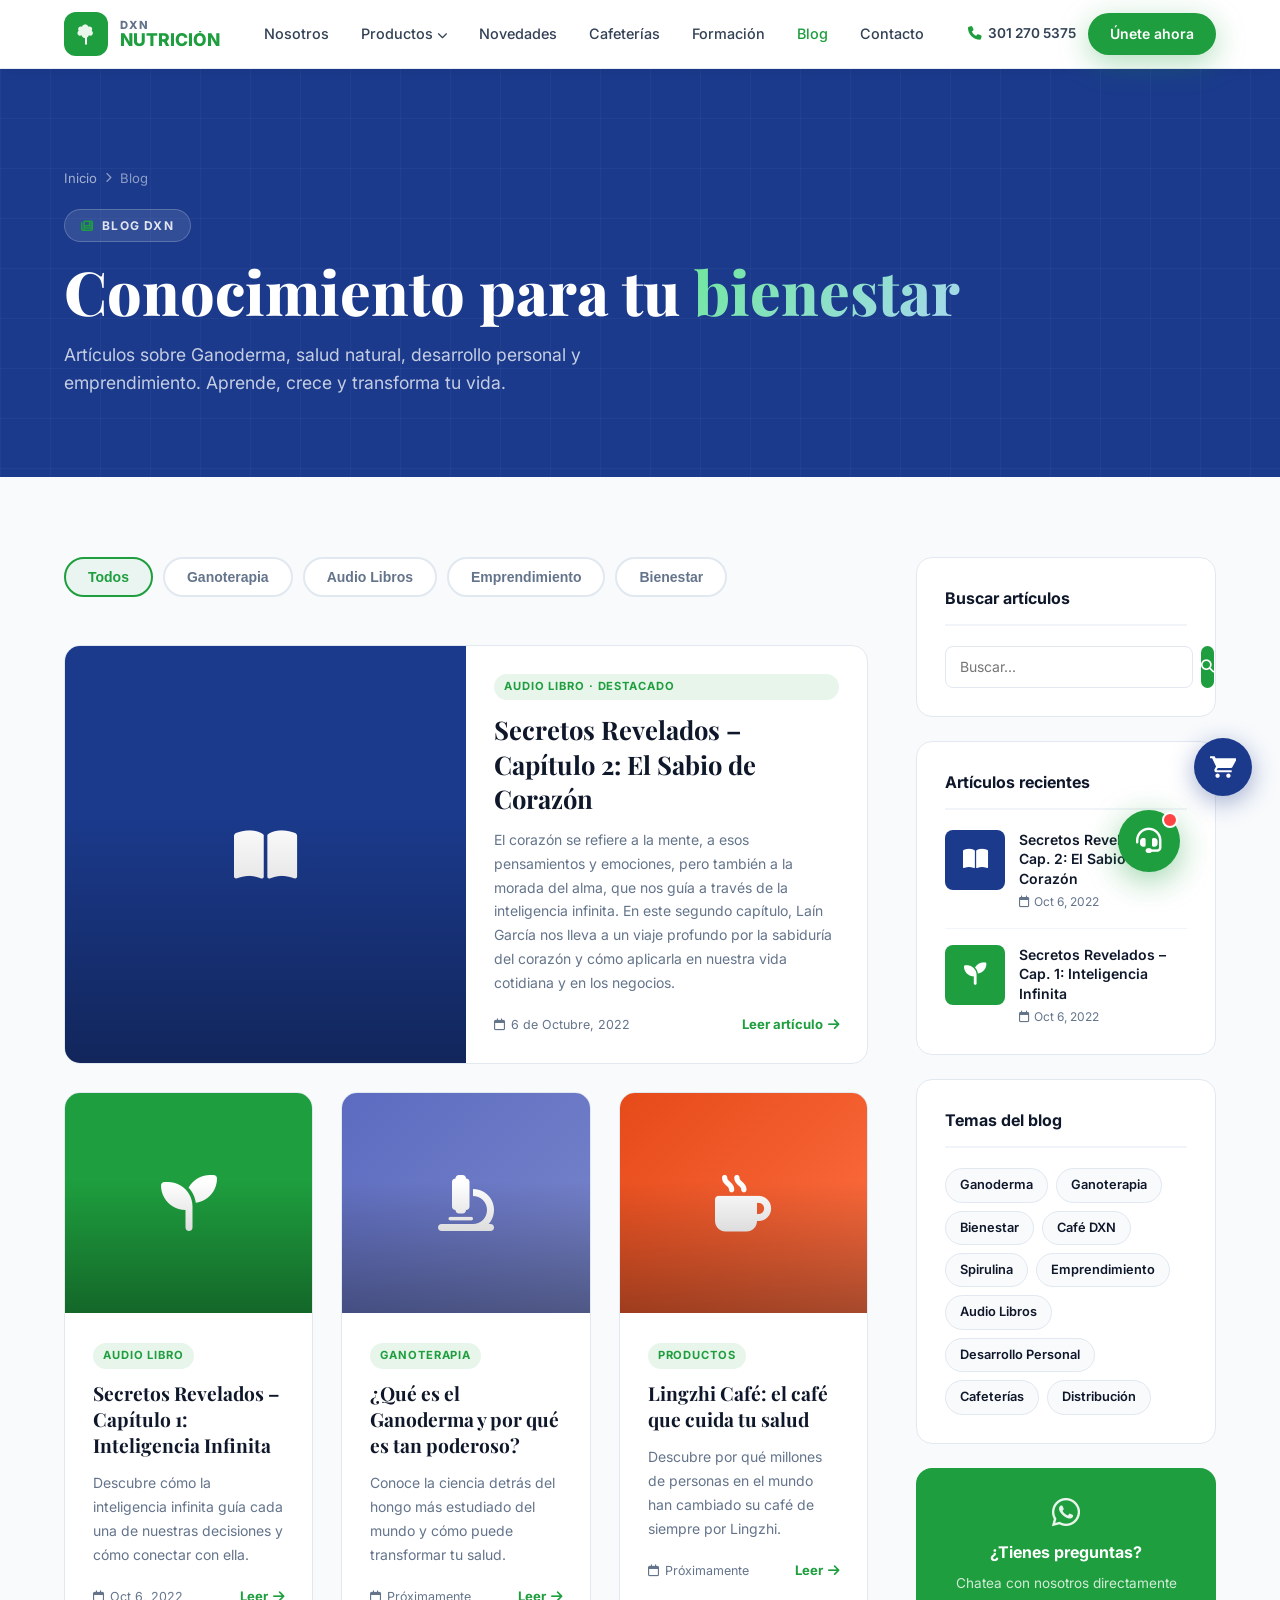
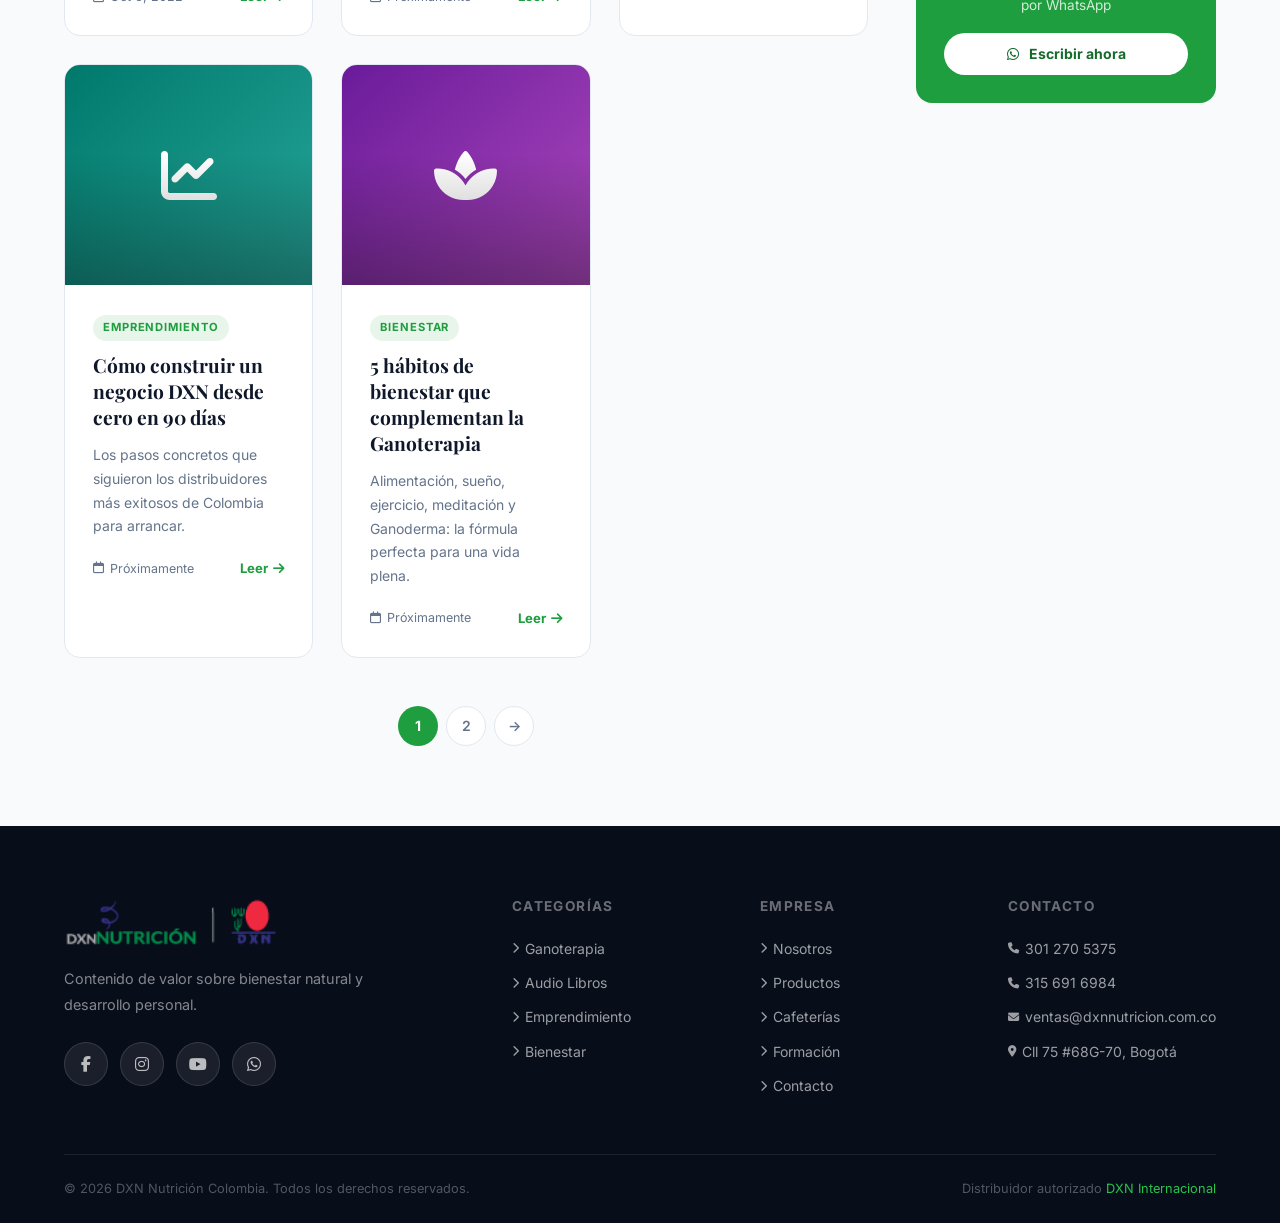
<file: blog.html>
﻿<!DOCTYPE html>
<html lang="es">
<head>
  <meta charset="UTF-8" /><meta name="viewport" content="width=device-width, initial-scale=1.0" />
  <title>Blog — DXN Nutrición Colombia</title>
  <meta name="description" content="Blog DXN Nutrición Colombia: artículos sobre Ganoderma, bienestar natural, desarrollo personal, emprendimiento y audio libros." />
  <link rel="preconnect" href="https://fonts.googleapis.com" /><link rel="preconnect" href="https://fonts.gstatic.com" crossorigin />
  <link href="https://fonts.googleapis.com/css2?family=Inter:wght@300;400;500;600;700;800&family=Playfair+Display:wght@600;700;800&display=swap" rel="stylesheet" />
  <link href="https://unpkg.com/aos@2.3.4/dist/aos.css" rel="stylesheet" />
  <link rel="stylesheet" href="https://cdnjs.cloudflare.com/ajax/libs/font-awesome/6.5.0/css/all.min.css" />
  <link rel="stylesheet" href="assets/css/shared.css" />
  <style>
    .blog-filter { display:flex; flex-wrap:wrap; gap:10px; margin-bottom:48px; }
    .bf-btn { padding:10px 22px; border-radius:100px; font-size:.875rem; font-weight:600; border:2px solid var(--gray-200); background:var(--white); color:var(--gray-500); cursor:pointer; transition:var(--transition); }
    .bf-btn:hover, .bf-btn.active { border-color:var(--green); color:var(--green); background:rgba(30,158,62,.06); }
    .blog-grid { display:grid; grid-template-columns:repeat(3,1fr); gap:28px; margin-bottom:48px; }
    .blog-card { border-radius:var(--radius); overflow:hidden; border:1px solid var(--gray-200); background:var(--white); transition:var(--transition); }
    .blog-card:hover { transform:translateY(-6px); box-shadow:var(--shadow-lg); }
    .blog-card.featured { grid-column:span 3; display:grid; grid-template-columns:1fr 1fr; }
    .blog-card.featured .blog-img { height:100%; min-height:280px; }
    .blog-img { height:220px; display:flex; align-items:center; justify-content:center; font-size:3.5rem; color:white; position:relative; overflow:hidden; }
    .blog-img::after { content:''; position:absolute; inset:0; background:linear-gradient(to bottom,transparent 40%,rgba(0,0,0,.35)); }
    .blog-body { padding:28px; }
    .blog-tag { display:inline-block; background:rgba(30,158,62,.1); color:var(--green); font-size:.7rem; font-weight:700; text-transform:uppercase; letter-spacing:.08em; padding:4px 10px; border-radius:100px; margin-bottom:12px; }
    .blog-title { font-family:'Playfair Display',serif; font-size:1.2rem; font-weight:700; color:var(--gray-900); line-height:1.35; margin-bottom:12px; }
    .blog-card.featured .blog-title { font-size:1.6rem; }
    .blog-excerpt { font-size:.875rem; color:var(--gray-500); line-height:1.7; margin-bottom:20px; }
    .blog-meta { display:flex; align-items:center; justify-content:space-between; }
    .blog-date { font-size:.78rem; color:var(--gray-500); display:flex; align-items:center; gap:6px; }
    .blog-read { font-size:.82rem; font-weight:700; color:var(--green); display:flex; align-items:center; gap:5px; transition:var(--transition); }
    .blog-card:hover .blog-read { gap:9px; }
    /* sidebar */
    .blog-layout { display:grid; grid-template-columns:1fr 300px; gap:48px; align-items:start; }
    .sidebar-widget { background:var(--white); border:1px solid var(--gray-200); border-radius:var(--radius); padding:28px; margin-bottom:24px; }
    .sidebar-widget h3 { font-size:1rem; font-weight:700; color:var(--gray-900); margin-bottom:20px; padding-bottom:12px; border-bottom:2px solid var(--gray-100); }
    .recent-post { display:flex; gap:14px; margin-bottom:16px; padding-bottom:16px; border-bottom:1px solid var(--gray-100); }
    .recent-post:last-child { border-bottom:none; margin-bottom:0; padding-bottom:0; }
    .recent-thumb { width:60px; height:60px; border-radius:8px; flex-shrink:0; display:flex; align-items:center; justify-content:center; font-size:1.8rem; }
    .recent-title { font-size:.875rem; font-weight:600; color:var(--gray-900); line-height:1.4; margin-bottom:4px; }
    .recent-date { font-size:.75rem; color:var(--gray-500); }
    .tag-cloud { display:flex; flex-wrap:wrap; gap:8px; }
    .tag-item { background:var(--gray-50); border:1px solid var(--gray-200); color:var(--gray-600); font-size:.8rem; font-weight:600; padding:6px 14px; border-radius:100px; cursor:pointer; transition:var(--transition); }
    .tag-item:hover { border-color:var(--green); color:var(--green); background:rgba(30,158,62,.06); }
    @media(max-width:1024px){ .blog-layout{grid-template-columns:1fr;} .blog-grid{grid-template-columns:1fr 1fr;} .blog-card.featured{grid-column:span 2;} }
    @media(max-width:768px){ .blog-grid{grid-template-columns:1fr;} .blog-card.featured{grid-column:span 1;display:block;} .blog-card.featured .blog-img{height:220px;} }
  </style>
<link rel="stylesheet" href="assets/css/chat.css" />
<link rel="stylesheet" href="assets/css/cart.css" />
</head>
<body>
<div id="mobile-overlay" onclick="closeMobileNav()"></div>
<nav id="mobile-nav">
  <div class="mobile-close" onclick="closeMobileNav()"><i class="fa-solid fa-xmark"></i></div>
  <div class="mobile-nav-links">
    <a href="nosotros.html"><i class="fa-solid fa-circle-info" style="color:var(--green);margin-right:10px"></i>Nosotros</a>
    <details><summary><span><i class="fa-solid fa-leaf" style="color:var(--green);margin-right:10px"></i>Productos</span><i class="fa-solid fa-chevron-down" style="font-size:.75rem;color:var(--gray-500)"></i></summary><div class="mobile-sub"><a href="productos.html#suplementos"><i class="fa-solid fa-pills"></i>Suplementos</a><a href="productos.html#cuidado"><i class="fa-solid fa-hand-sparkles"></i>Cuidado Personal</a><a href="productos.html#belleza"><i class="fa-solid fa-star"></i>Belleza</a><a href="productos.html#bebidas"><i class="fa-solid fa-mug-hot"></i>Bebidas</a><a href="productos.html#combos"><i class="fa-solid fa-box"></i>Combos</a></div></details>
    <a href="novedades.html"><i class="fa-solid fa-sparkles" style="color:var(--green);margin-right:10px"></i>Novedades</a>
    <a href="cafeterias.html"><i class="fa-solid fa-store" style="color:var(--green);margin-right:10px"></i>Cafeterías</a>
    <a href="formacion.html"><i class="fa-solid fa-graduation-cap" style="color:var(--green);margin-right:10px"></i>Formación</a>
    <a href="blog.html" style="color:var(--green)"><i class="fa-solid fa-newspaper" style="color:var(--green);margin-right:10px"></i>Blog</a>
    <a href="contacto.html"><i class="fa-solid fa-envelope" style="color:var(--green);margin-right:10px"></i>Contacto</a>
  </div>
  <div class="mobile-cta"><a href="tel:3012705375" class="btn btn-primary"><i class="fa-solid fa-phone"></i>Llamar ahora</a></div>
</nav>

<header id="navbar">
  <div class="container">
    <nav class="nav-inner">
      <a href="index.html" class="nav-logo"><div class="nav-logo-icon"><svg viewBox="0 0 32 32"><path d="M16 4c-2 0-4 1-5 3-1.5-.5-3-.2-4 1s-.8 3 0 4c-1.5 1-2 3-1 4.5s3 2 4.5 1c.5 2 2.5 3.5 4.5 3.5s4-1.5 4.5-3.5c1.5 1 3.5.5 4.5-1s.5-3.5-1-4.5c.8-1 .8-3 0-4s-2.5-1.5-4-1c-1-2-3-3-5-3z" opacity=".9"/><line x1="16" y1="21" x2="16" y2="28" stroke="white" stroke-width="2.5" stroke-linecap="round"/></svg></div><div class="nav-logo-text"><span class="dxn">DXN</span><span class="nutricion">NUTRICIÓN</span></div></a>
      <ul class="nav-links">
        <li><a href="nosotros.html">Nosotros</a></li>
        <li class="has-dropdown"><a href="productos.html">Productos <i class="fa-solid fa-chevron-down" style="font-size:.65rem"></i></a><div class="dropdown"><a href="productos.html#suplementos"><i class="fa-solid fa-pills"></i>Suplementos Dietarios</a><a href="productos.html#cuidado"><i class="fa-solid fa-hand-sparkles"></i>Cuidado Personal</a><a href="productos.html#belleza"><i class="fa-solid fa-star"></i>Belleza</a><a href="productos.html#bebidas"><i class="fa-solid fa-mug-hot"></i>Alimentos y Bebidas</a><a href="productos.html#combos"><i class="fa-solid fa-box"></i>Combos Ganoderma</a></div></li>
        <li><a href="novedades.html">Novedades</a></li>
        <li><a href="cafeterias.html">Cafeterías</a></li>
        <li><a href="formacion.html">Formación</a></li>
        <li><a href="blog.html" style="color:var(--green)">Blog</a></li>
        <li><a href="contacto.html">Contacto</a></li>
      </ul>
      <div class="nav-cta"><a href="tel:3012705375" class="phone"><i class="fa-solid fa-phone"></i> 301 270 5375</a><a href="contacto.html" class="btn btn-primary" style="padding:10px 22px;font-size:.875rem">Únete ahora</a></div>
      <div class="hamburger" onclick="openMobileNav()"><span></span><span></span><span></span></div>
    </nav>
  </div>
</header>

<section class="page-hero">
  <div class="page-hero-bg"></div><div class="page-hero-grid"></div>
  <div class="container">
    <div class="page-hero-content" data-aos="fade-up">
      <div class="breadcrumb"><a href="index.html">Inicio</a><i class="fa-solid fa-chevron-right"></i><span>Blog</span></div>
      <div class="section-tag" style="background:rgba(255,255,255,.1);border-color:rgba(255,255,255,.2);color:rgba(255,255,255,.85)"><i class="fa-solid fa-newspaper"></i>Blog DXN</div>
      <h1>Conocimiento para tu <span>bienestar</span></h1>
      <p>Artículos sobre Ganoderma, salud natural, desarrollo personal y emprendimiento. Aprende, crece y transforma tu vida.</p>
    </div>
  </div>
</section>

<section style="padding:80px 0;background:var(--gray-50)">
  <div class="container">
    <div class="blog-layout">
      <!-- MAIN -->
      <div>
        <div class="blog-filter" data-aos="fade-up">
          <button class="bf-btn active">Todos</button>
          <button class="bf-btn">Ganoterapia</button>
          <button class="bf-btn">Audio Libros</button>
          <button class="bf-btn">Emprendimiento</button>
          <button class="bf-btn">Bienestar</button>
        </div>

        <div class="blog-grid">
          <!-- Featured -->
          <div class="blog-card featured" data-aos="fade-up">
            <div class="blog-img" style="background:var(--blue)"><i class="fa-solid fa-book-open"></i></div>
            <div class="blog-body" style="display:flex;flex-direction:column;justify-content:center">
              <span class="blog-tag">Audio Libro · Destacado</span>
              <div class="blog-title" id="cap2">Secretos Revelados – Capítulo 2: El Sabio de Corazón</div>
              <div class="blog-excerpt">El corazón se refiere a la mente, a esos pensamientos y emociones, pero también a la morada del alma, que nos guía a través de la inteligencia infinita. En este segundo capítulo, Laín García nos lleva a un viaje profundo por la sabiduría del corazón y cómo aplicarla en nuestra vida cotidiana y en los negocios.</div>
              <div class="blog-meta">
                <span class="blog-date"><i class="fa-regular fa-calendar"></i> 6 de Octubre, 2022</span>
                <a href="#cap2" class="blog-read">Leer artículo <i class="fa-solid fa-arrow-right"></i></a>
              </div>
            </div>
          </div>

          <!-- Regular cards -->
          <div class="blog-card" data-aos="fade-up" data-aos-delay="0">
            <div class="blog-img" style="background:var(--green)"><i class="fa-solid fa-seedling"></i></div>
            <div class="blog-body">
              <span class="blog-tag">Audio Libro</span>
              <div class="blog-title" id="cap1">Secretos Revelados – Capítulo 1: Inteligencia Infinita</div>
              <div class="blog-excerpt">Descubre cómo la inteligencia infinita guía cada una de nuestras decisiones y cómo conectar con ella.</div>
              <div class="blog-meta"><span class="blog-date"><i class="fa-regular fa-calendar"></i> Oct 6, 2022</span><a href="#cap1" class="blog-read">Leer <i class="fa-solid fa-arrow-right"></i></a></div>
            </div>
          </div>

          <div class="blog-card" data-aos="fade-up" data-aos-delay="80">
            <div class="blog-img" style="background:linear-gradient(135deg,#5C6BC0,#7986CB)"><i class="fa-solid fa-microscope"></i></div>
            <div class="blog-body">
              <span class="blog-tag">Ganoterapia</span>
              <div class="blog-title">¿Qué es el Ganoderma y por qué es tan poderoso?</div>
              <div class="blog-excerpt">Conoce la ciencia detrás del hongo más estudiado del mundo y cómo puede transformar tu salud.</div>
              <div class="blog-meta"><span class="blog-date"><i class="fa-regular fa-calendar"></i> Próximamente</span><a href="nosotros.html#ganoterapia" class="blog-read">Leer <i class="fa-solid fa-arrow-right"></i></a></div>
            </div>
          </div>

          <div class="blog-card" data-aos="fade-up" data-aos-delay="0">
            <div class="blog-img" style="background:linear-gradient(135deg,#E64A19,#FF7043)"><i class="fa-solid fa-mug-hot"></i></div>
            <div class="blog-body">
              <span class="blog-tag">Productos</span>
              <div class="blog-title">Lingzhi Café: el café que cuida tu salud</div>
              <div class="blog-excerpt">Descubre por qué millones de personas en el mundo han cambiado su café de siempre por Lingzhi.</div>
              <div class="blog-meta"><span class="blog-date"><i class="fa-regular fa-calendar"></i> Próximamente</span><a href="productos.html#cafe" class="blog-read">Leer <i class="fa-solid fa-arrow-right"></i></a></div>
            </div>
          </div>

          <div class="blog-card" data-aos="fade-up" data-aos-delay="80">
            <div class="blog-img" style="background:linear-gradient(135deg,#00796B,#26A69A)"><i class="fa-solid fa-chart-line"></i></div>
            <div class="blog-body">
              <span class="blog-tag">Emprendimiento</span>
              <div class="blog-title">Cómo construir un negocio DXN desde cero en 90 días</div>
              <div class="blog-excerpt">Los pasos concretos que siguieron los distribuidores más exitosos de Colombia para arrancar.</div>
              <div class="blog-meta"><span class="blog-date"><i class="fa-regular fa-calendar"></i> Próximamente</span><a href="contacto.html" class="blog-read">Leer <i class="fa-solid fa-arrow-right"></i></a></div>
            </div>
          </div>

          <div class="blog-card" data-aos="fade-up" data-aos-delay="160">
            <div class="blog-img" style="background:linear-gradient(135deg,#6A1B9A,#AB47BC)"><i class="fa-solid fa-spa"></i></div>
            <div class="blog-body">
              <span class="blog-tag">Bienestar</span>
              <div class="blog-title">5 hábitos de bienestar que complementan la Ganoterapia</div>
              <div class="blog-excerpt">Alimentación, sueño, ejercicio, meditación y Ganoderma: la fórmula perfecta para una vida plena.</div>
              <div class="blog-meta"><span class="blog-date"><i class="fa-regular fa-calendar"></i> Próximamente</span><a href="contacto.html" class="blog-read">Leer <i class="fa-solid fa-arrow-right"></i></a></div>
            </div>
          </div>
        </div>

        <!-- Pagination -->
        <div style="display:flex;justify-content:center;gap:8px;margin-top:16px">
          <div style="width:40px;height:40px;border-radius:50%;background: var(--green);color:white;display:flex;align-items:center;justify-content:center;font-size:.875rem;font-weight:700;cursor:pointer">1</div>
          <div style="width:40px;height:40px;border-radius:50%;background:var(--white);border:1px solid var(--gray-200);color:var(--gray-500);display:flex;align-items:center;justify-content:center;font-size:.875rem;font-weight:600;cursor:pointer;transition:var(--transition)">2</div>
          <div style="width:40px;height:40px;border-radius:50%;background:var(--white);border:1px solid var(--gray-200);color:var(--gray-500);display:flex;align-items:center;justify-content:center;font-size:.875rem;font-weight:600;cursor:pointer">→</div>
        </div>
      </div>

      <!-- SIDEBAR -->
      <div data-aos="fade-left">
        <div class="sidebar-widget">
          <h3>Buscar artículos</h3>
          <div style="display:flex;gap:8px">
            <input type="text" placeholder="Buscar..." style="flex:1;padding:10px 14px;border:1px solid var(--gray-200);border-radius:var(--radius-sm);font-family:'Inter',sans-serif;font-size:.875rem;outline:none;transition:var(--transition)" onfocus="this.style.borderColor='var(--green)'" onblur="this.style.borderColor='var(--gray-200)'" />
            <button style="width:42px;height:42px;background: var(--green);border:none;border-radius:var(--radius-sm);color:white;cursor:pointer"><i class="fa-solid fa-magnifying-glass"></i></button>
          </div>
        </div>

        <div class="sidebar-widget">
          <h3>Artículos recientes</h3>
          <div class="recent-post">
            <div class="recent-thumb" style="background:var(--blue)"><i class="fa-solid fa-book-open" style="font-size:1.4rem;color:white"></i></div>
            <div><div class="recent-title">Secretos Revelados – Cap. 2: El Sabio de Corazón</div><div class="recent-date"><i class="fa-regular fa-calendar" style="margin-right:4px"></i>Oct 6, 2022</div></div>
          </div>
          <div class="recent-post">
            <div class="recent-thumb" style="background:var(--green)"><i class="fa-solid fa-seedling" style="font-size:1.4rem;color:white"></i></div>
            <div><div class="recent-title">Secretos Revelados – Cap. 1: Inteligencia Infinita</div><div class="recent-date"><i class="fa-regular fa-calendar" style="margin-right:4px"></i>Oct 6, 2022</div></div>
          </div>
        </div>

        <div class="sidebar-widget">
          <h3>Temas del blog</h3>
          <div class="tag-cloud">
            <span class="tag-item">Ganoderma</span>
            <span class="tag-item">Ganoterapia</span>
            <span class="tag-item">Bienestar</span>
            <span class="tag-item">Café DXN</span>
            <span class="tag-item">Spirulina</span>
            <span class="tag-item">Emprendimiento</span>
            <span class="tag-item">Audio Libros</span>
            <span class="tag-item">Desarrollo Personal</span>
            <span class="tag-item">Cafeterías</span>
            <span class="tag-item">Distribución</span>
          </div>
        </div>

        <div style="background: var(--green);border-radius:var(--radius);padding:28px;text-align:center;color:white">
          <i class="fa-brands fa-whatsapp" style="font-size:2rem;margin-bottom:12px;opacity:.9"></i>
          <h3 style="font-size:1rem;font-weight:700;margin-bottom:8px">¿Tienes preguntas?</h3>
          <p style="font-size:.85rem;color:rgba(255,255,255,.8);margin-bottom:16px">Chatea con nosotros directamente por WhatsApp</p>
          <a href="https://wa.me/573012705375" target="_blank" class="btn" style="background:white;color:var(--green-dark);font-weight:700;padding:10px 20px;font-size:.875rem;width:100%;justify-content:center"><i class="fa-brands fa-whatsapp"></i>Escribir ahora</a>
        </div>
      </div>
    </div>
  </div>
</section>

<footer>
  <div class="container">
    <div class="footer-grid">
      <div class="footer-brand"><a href="index.html" class="nav-logo"><img src="assets/img/logo-dxn.png" alt="DXN Nutrición Colombia" class="nav-logo-img"></a><p>Contenido de valor sobre bienestar natural y desarrollo personal.</p><div class="social-links"><a href="#" class="social-link"><i class="fa-brands fa-facebook-f"></i></a><a href="#" class="social-link"><i class="fa-brands fa-instagram"></i></a><a href="#" class="social-link"><i class="fa-brands fa-youtube"></i></a><a href="https://wa.me/573012705375" target="_blank" class="social-link"><i class="fa-brands fa-whatsapp"></i></a></div></div>
      <div class="footer-col"><h4>Categorías</h4><ul><li><a href="#"><i class="fa-solid fa-chevron-right"></i>Ganoterapia</a></li><li><a href="#"><i class="fa-solid fa-chevron-right"></i>Audio Libros</a></li><li><a href="#"><i class="fa-solid fa-chevron-right"></i>Emprendimiento</a></li><li><a href="#"><i class="fa-solid fa-chevron-right"></i>Bienestar</a></li></ul></div>
      <div class="footer-col"><h4>Empresa</h4><ul><li><a href="nosotros.html"><i class="fa-solid fa-chevron-right"></i>Nosotros</a></li><li><a href="productos.html"><i class="fa-solid fa-chevron-right"></i>Productos</a></li><li><a href="cafeterias.html"><i class="fa-solid fa-chevron-right"></i>Cafeterías</a></li><li><a href="formacion.html"><i class="fa-solid fa-chevron-right"></i>Formación</a></li><li><a href="contacto.html"><i class="fa-solid fa-chevron-right"></i>Contacto</a></li></ul></div>
      <div class="footer-col"><h4>Contacto</h4><ul><li><a href="tel:3012705375"><i class="fa-solid fa-phone"></i>301 270 5375</a></li><li><a href="tel:3156916984"><i class="fa-solid fa-phone"></i>315 691 6984</a></li><li><a href="mailto:ventas@dxnnutricion.com.co"><i class="fa-solid fa-envelope"></i>ventas@dxnnutricion.com.co</a></li><li><a href="#"><i class="fa-solid fa-location-dot"></i>Cll 75 #68G-70, Bogotá</a></li></ul></div>
    </div>
    <div class="footer-bottom"><p>© 2026 DXN Nutrición Colombia. Todos los derechos reservados.</p><p>Distribuidor autorizado <a href="https://www.dxn2u.com" target="_blank">DXN Internacional</a></p></div>
  </div>
</footer>
<script src="https://unpkg.com/aos@2.3.4/dist/aos.js"></script>
<script>AOS.init({duration:700,once:true,offset:60});const navbar=document.getElementById('navbar');window.addEventListener('scroll',()=>navbar.classList.toggle('scrolled',window.scrollY>40));function openMobileNav(){document.getElementById('mobile-nav').classList.add('open');document.getElementById('mobile-overlay').classList.add('open');document.body.style.overflow='hidden';}function closeMobileNav(){document.getElementById('mobile-nav').classList.remove('open');document.getElementById('mobile-overlay').classList.remove('open');document.body.style.overflow='';}
document.querySelectorAll('.bf-btn').forEach(b=>b.addEventListener('click',()=>{document.querySelectorAll('.bf-btn').forEach(x=>x.classList.remove('active'));b.classList.add('active');}));</script>
<script src="assets/js/chat.js"></script>
<script src="assets/js/cart.js"></script>
</body>
</html>
</file>
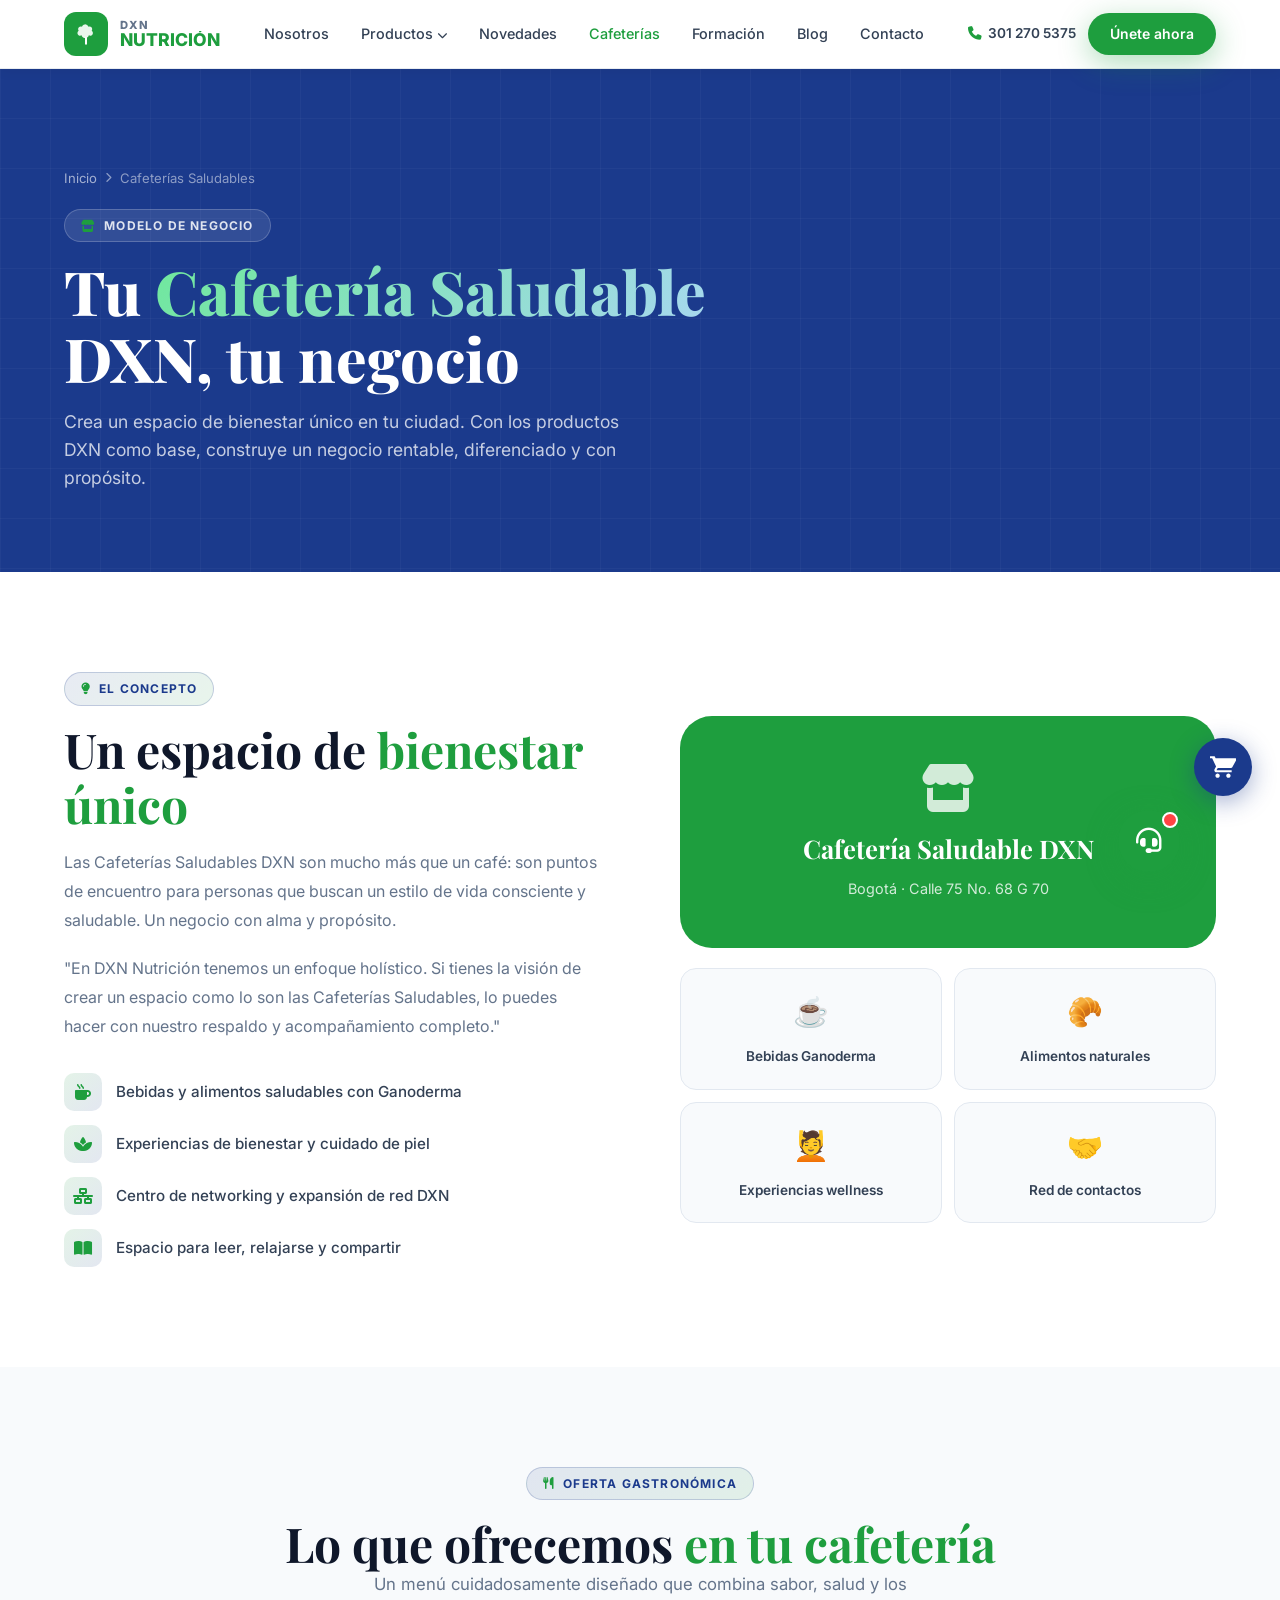
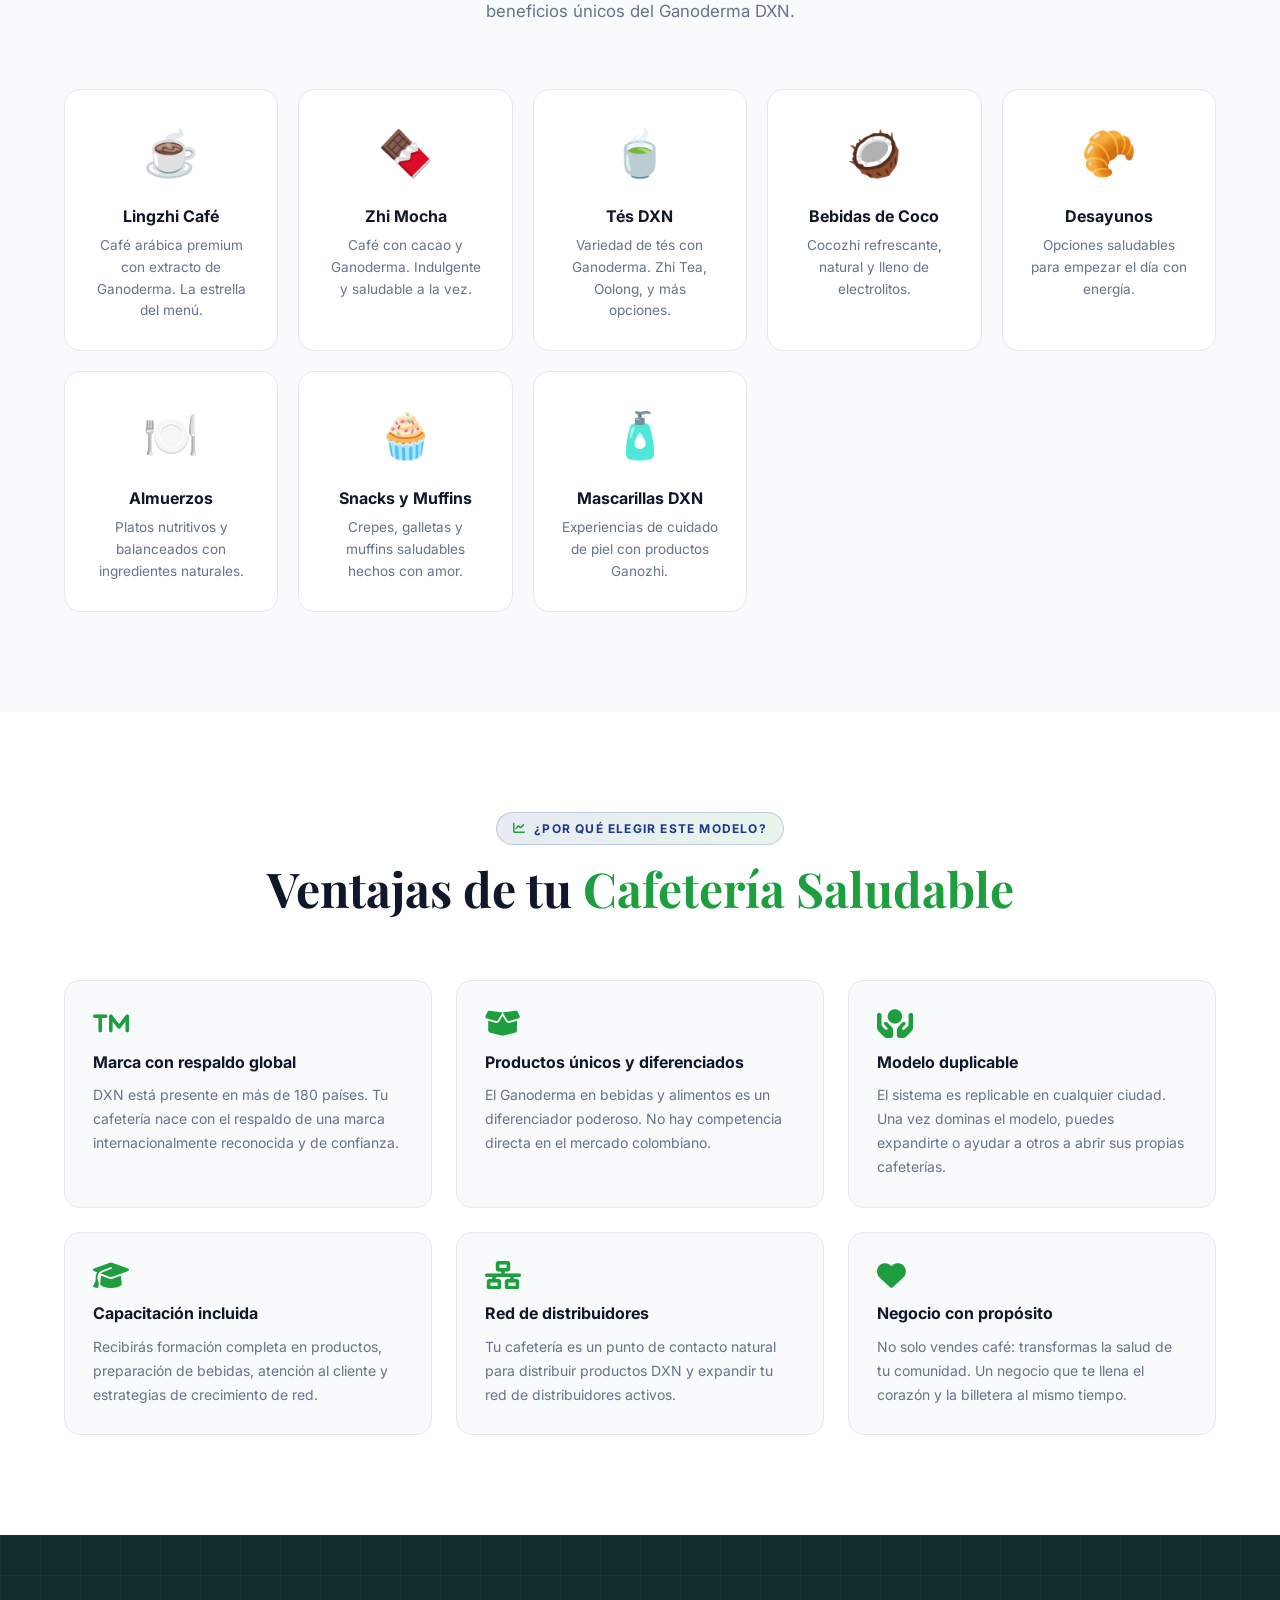
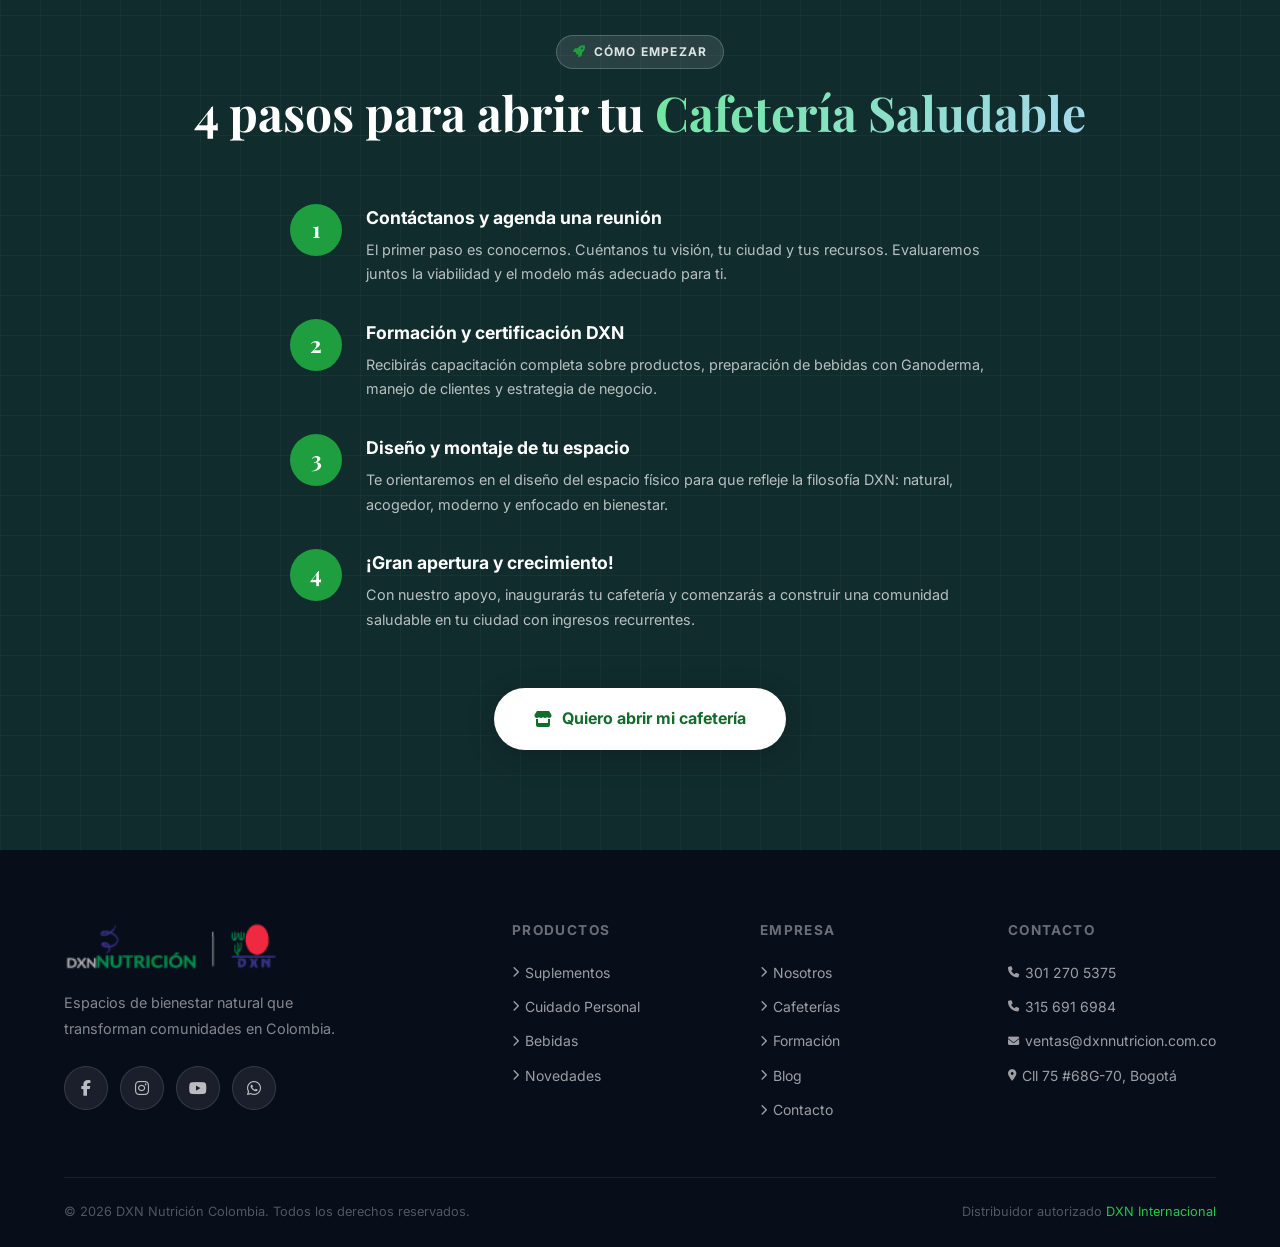
<file: cafeterias.html>
﻿<!DOCTYPE html>
<html lang="es">
<head>
  <meta charset="UTF-8" /><meta name="viewport" content="width=device-width, initial-scale=1.0" />
  <title>Cafeterías Saludables — DXN Nutrición Colombia</title>
  <meta name="description" content="Abre tu propia Cafetería Saludable DXN en Colombia. Modelo de negocio comprobado, productos únicos con Ganoderma y acompañamiento completo." />
  <link rel="preconnect" href="https://fonts.googleapis.com" /><link rel="preconnect" href="https://fonts.gstatic.com" crossorigin />
  <link href="https://fonts.googleapis.com/css2?family=Inter:wght@300;400;500;600;700;800&family=Playfair+Display:wght@600;700;800&display=swap" rel="stylesheet" />
  <link href="https://unpkg.com/aos@2.3.4/dist/aos.css" rel="stylesheet" />
  <link rel="stylesheet" href="https://cdnjs.cloudflare.com/ajax/libs/font-awesome/6.5.0/css/all.min.css" />
  <link rel="stylesheet" href="assets/css/shared.css" />
  <style>
    .menu-card { background:var(--white); border:1px solid var(--gray-200); border-radius:var(--radius); padding:28px; transition:var(--transition); text-align:center; }
    .menu-card:hover { transform:translateY(-6px); box-shadow:var(--shadow-lg); border-color:rgba(30,158,62,.3); }
    .menu-icon { font-size:2.8rem; margin-bottom:14px; }
    .menu-name { font-size:1rem; font-weight:700; color:var(--gray-900); margin-bottom:6px; }
    .menu-desc { font-size:.85rem; color:var(--gray-500); line-height:1.6; }
    .step-card { display:flex; gap:24px; align-items:flex-start; }
    .step-num { width:52px; height:52px; border-radius:50%; background: var(--green); color:white; font-family:'Playfair Display',serif; font-size:1.4rem; font-weight:700; display:flex; align-items:center; justify-content:center; flex-shrink:0; }
    .step-body h3 { font-size:1.1rem; font-weight:700; color:var(--gray-900); margin-bottom:6px; }
    .step-body p { font-size:.9rem; color:var(--gray-500); line-height:1.7; }
    .benefit-row { display:grid; grid-template-columns:repeat(3,1fr); gap:24px; }
    .benefit-item { background:var(--gray-50); border:1px solid var(--gray-200); border-radius:var(--radius); padding:28px; transition:var(--transition); }
    .benefit-item:hover { border-color:var(--green); background:linear-gradient(135deg,rgba(30,158,62,.04),rgba(27,58,140,.04)); }
    .benefit-item i { font-size:1.8rem; background: var(--green); -webkit-background-clip:text; -webkit-text-fill-color:transparent; background-clip:text; margin-bottom:12px; display:block; }
    .benefit-item h3 { font-size:1rem; font-weight:700; color:var(--gray-900); margin-bottom:8px; }
    .benefit-item p { font-size:.875rem; color:var(--gray-500); line-height:1.7; }
    @media(max-width:768px){ .benefit-row{grid-template-columns:1fr;} }
    @media(max-width:1024px){ .benefit-row{grid-template-columns:1fr 1fr;} }
  </style>
<link rel="stylesheet" href="assets/css/chat.css" />
<link rel="stylesheet" href="assets/css/cart.css" />
</head>
<body>
<div id="mobile-overlay" onclick="closeMobileNav()"></div>
<nav id="mobile-nav">
  <div class="mobile-close" onclick="closeMobileNav()"><i class="fa-solid fa-xmark"></i></div>
  <div class="mobile-nav-links">
    <a href="nosotros.html"><i class="fa-solid fa-circle-info" style="color:var(--green);margin-right:10px"></i>Nosotros</a>
    <details><summary><span><i class="fa-solid fa-leaf" style="color:var(--green);margin-right:10px"></i>Productos</span><i class="fa-solid fa-chevron-down" style="font-size:.75rem;color:var(--gray-500)"></i></summary><div class="mobile-sub"><a href="productos.html#suplementos"><i class="fa-solid fa-pills"></i>Suplementos</a><a href="productos.html#cuidado"><i class="fa-solid fa-hand-sparkles"></i>Cuidado Personal</a><a href="productos.html#belleza"><i class="fa-solid fa-star"></i>Belleza</a><a href="productos.html#bebidas"><i class="fa-solid fa-mug-hot"></i>Bebidas</a><a href="productos.html#combos"><i class="fa-solid fa-box"></i>Combos</a></div></details>
    <a href="novedades.html"><i class="fa-solid fa-sparkles" style="color:var(--green);margin-right:10px"></i>Novedades</a>
    <a href="cafeterias.html" style="color:var(--green)"><i class="fa-solid fa-store" style="color:var(--green);margin-right:10px"></i>Cafeterías</a>
    <a href="formacion.html"><i class="fa-solid fa-graduation-cap" style="color:var(--green);margin-right:10px"></i>Formación</a>
    <a href="blog.html"><i class="fa-solid fa-newspaper" style="color:var(--green);margin-right:10px"></i>Blog</a>
    <a href="contacto.html"><i class="fa-solid fa-envelope" style="color:var(--green);margin-right:10px"></i>Contacto</a>
  </div>
  <div class="mobile-cta"><a href="tel:3012705375" class="btn btn-primary"><i class="fa-solid fa-phone"></i>Llamar ahora</a></div>
</nav>

<header id="navbar">
  <div class="container">
    <nav class="nav-inner">
      <a href="index.html" class="nav-logo"><div class="nav-logo-icon"><svg viewBox="0 0 32 32"><path d="M16 4c-2 0-4 1-5 3-1.5-.5-3-.2-4 1s-.8 3 0 4c-1.5 1-2 3-1 4.5s3 2 4.5 1c.5 2 2.5 3.5 4.5 3.5s4-1.5 4.5-3.5c1.5 1 3.5.5 4.5-1s.5-3.5-1-4.5c.8-1 .8-3 0-4s-2.5-1.5-4-1c-1-2-3-3-5-3z" opacity=".9"/><line x1="16" y1="21" x2="16" y2="28" stroke="white" stroke-width="2.5" stroke-linecap="round"/></svg></div><div class="nav-logo-text"><span class="dxn">DXN</span><span class="nutricion">NUTRICIÓN</span></div></a>
      <ul class="nav-links">
        <li><a href="nosotros.html">Nosotros</a></li>
        <li class="has-dropdown"><a href="productos.html">Productos <i class="fa-solid fa-chevron-down" style="font-size:.65rem"></i></a><div class="dropdown"><a href="productos.html#suplementos"><i class="fa-solid fa-pills"></i>Suplementos Dietarios</a><a href="productos.html#cuidado"><i class="fa-solid fa-hand-sparkles"></i>Cuidado Personal</a><a href="productos.html#belleza"><i class="fa-solid fa-star"></i>Belleza</a><a href="productos.html#bebidas"><i class="fa-solid fa-mug-hot"></i>Alimentos y Bebidas</a><a href="productos.html#combos"><i class="fa-solid fa-box"></i>Combos Ganoderma</a></div></li>
        <li><a href="novedades.html">Novedades</a></li>
        <li><a href="cafeterias.html" style="color:var(--green)">Cafeterías</a></li>
        <li><a href="formacion.html">Formación</a></li>
        <li><a href="blog.html">Blog</a></li>
        <li><a href="contacto.html">Contacto</a></li>
      </ul>
      <div class="nav-cta"><a href="tel:3012705375" class="phone"><i class="fa-solid fa-phone"></i> 301 270 5375</a><a href="contacto.html" class="btn btn-primary" style="padding:10px 22px;font-size:.875rem">Únete ahora</a></div>
      <div class="hamburger" onclick="openMobileNav()"><span></span><span></span><span></span></div>
    </nav>
  </div>
</header>

<section class="page-hero">
  <div class="page-hero-bg"></div><div class="page-hero-grid"></div>
  <div class="container">
    <div class="page-hero-content" data-aos="fade-up">
      <div class="breadcrumb"><a href="index.html">Inicio</a><i class="fa-solid fa-chevron-right"></i><span>Cafeterías Saludables</span></div>
      <div class="section-tag" style="background:rgba(255,255,255,.1);border-color:rgba(255,255,255,.2);color:rgba(255,255,255,.85)"><i class="fa-solid fa-store"></i>Modelo de negocio</div>
      <h1>Tu <span>Cafetería Saludable</span><br>DXN, tu negocio</h1>
      <p>Crea un espacio de bienestar único en tu ciudad. Con los productos DXN como base, construye un negocio rentable, diferenciado y con propósito.</p>
    </div>
  </div>
</section>

<!-- QUÉ ES -->
<section style="padding:100px 0;background:var(--white)">
  <div class="container">
    <div style="display:grid;grid-template-columns:1fr 1fr;gap:80px;align-items:center">
      <div data-aos="fade-right">
        <div class="section-tag"><i class="fa-solid fa-lightbulb"></i>El concepto</div>
        <h2 class="section-title">Un espacio de <span>bienestar único</span></h2>
        <p style="color:var(--gray-500);line-height:1.8;margin-top:16px;margin-bottom:20px">Las Cafeterías Saludables DXN son mucho más que un café: son puntos de encuentro para personas que buscan un estilo de vida consciente y saludable. Un negocio con alma y propósito.</p>
        <p style="color:var(--gray-500);line-height:1.8;margin-bottom:32px">"En DXN Nutrición tenemos un enfoque holístico. Si tienes la visión de crear un espacio como lo son las Cafeterías Saludables, lo puedes hacer con nuestro respaldo y acompañamiento completo."</p>
        <div style="display:flex;flex-direction:column;gap:14px">
          <div style="display:flex;align-items:center;gap:14px"><div style="width:38px;height:38px;background:linear-gradient(135deg,rgba(30,158,62,.12),rgba(27,58,140,.12));border-radius:10px;display:flex;align-items:center;justify-content:center;flex-shrink:0;color:var(--green)"><i class="fa-solid fa-mug-hot"></i></div><span style="font-size:.95rem;font-weight:500;color:var(--gray-700)">Bebidas y alimentos saludables con Ganoderma</span></div>
          <div style="display:flex;align-items:center;gap:14px"><div style="width:38px;height:38px;background:linear-gradient(135deg,rgba(30,158,62,.12),rgba(27,58,140,.12));border-radius:10px;display:flex;align-items:center;justify-content:center;flex-shrink:0;color:var(--green)"><i class="fa-solid fa-spa"></i></div><span style="font-size:.95rem;font-weight:500;color:var(--gray-700)">Experiencias de bienestar y cuidado de piel</span></div>
          <div style="display:flex;align-items:center;gap:14px"><div style="width:38px;height:38px;background:linear-gradient(135deg,rgba(30,158,62,.12),rgba(27,58,140,.12));border-radius:10px;display:flex;align-items:center;justify-content:center;flex-shrink:0;color:var(--green)"><i class="fa-solid fa-network-wired"></i></div><span style="font-size:.95rem;font-weight:500;color:var(--gray-700)">Centro de networking y expansión de red DXN</span></div>
          <div style="display:flex;align-items:center;gap:14px"><div style="width:38px;height:38px;background:linear-gradient(135deg,rgba(30,158,62,.12),rgba(27,58,140,.12));border-radius:10px;display:flex;align-items:center;justify-content:center;flex-shrink:0;color:var(--green)"><i class="fa-solid fa-book-open"></i></div><span style="font-size:.95rem;font-weight:500;color:var(--gray-700)">Espacio para leer, relajarse y compartir</span></div>
        </div>
      </div>
      <div data-aos="fade-left">
        <div style="background: var(--green);border-radius:var(--radius-xl);padding:48px;color:white;text-align:center;margin-bottom:20px">
          <i class="fa-solid fa-store" style="font-size:3rem;margin-bottom:16px;opacity:.8"></i>
          <h3 style="font-family:'Playfair Display',serif;font-size:1.6rem;font-weight:700;margin-bottom:8px">Cafetería Saludable DXN</h3>
          <p style="color:rgba(255,255,255,.8);font-size:.9rem">Bogotá · Calle 75 No. 68 G 70</p>
        </div>
        <div style="display:grid;grid-template-columns:1fr 1fr;gap:12px">
          <div style="background:var(--gray-50);border:1px solid var(--gray-200);border-radius:var(--radius);padding:20px;text-align:center"><div style="font-size:1.8rem;margin-bottom:8px">☕</div><span style="font-size:.85rem;font-weight:600;color:var(--gray-700)">Bebidas Ganoderma</span></div>
          <div style="background:var(--gray-50);border:1px solid var(--gray-200);border-radius:var(--radius);padding:20px;text-align:center"><div style="font-size:1.8rem;margin-bottom:8px">🥐</div><span style="font-size:.85rem;font-weight:600;color:var(--gray-700)">Alimentos naturales</span></div>
          <div style="background:var(--gray-50);border:1px solid var(--gray-200);border-radius:var(--radius);padding:20px;text-align:center"><div style="font-size:1.8rem;margin-bottom:8px">💆</div><span style="font-size:.85rem;font-weight:600;color:var(--gray-700)">Experiencias wellness</span></div>
          <div style="background:var(--gray-50);border:1px solid var(--gray-200);border-radius:var(--radius);padding:20px;text-align:center"><div style="font-size:1.8rem;margin-bottom:8px">🤝</div><span style="font-size:.85rem;font-weight:600;color:var(--gray-700)">Red de contactos</span></div>
        </div>
      </div>
    </div>
  </div>
</section>

<!-- MENÚ -->
<section style="padding:100px 0;background:var(--gray-50)">
  <div class="container">
    <div style="text-align:center;margin-bottom:64px" data-aos="fade-up">
      <div class="section-tag"><i class="fa-solid fa-utensils"></i>Oferta gastronómica</div>
      <h2 class="section-title">Lo que ofrecemos <span>en tu cafetería</span></h2>
      <p class="section-sub" style="margin:0 auto">Un menú cuidadosamente diseñado que combina sabor, salud y los beneficios únicos del Ganoderma DXN.</p>
    </div>
    <div style="display:grid;grid-template-columns:repeat(auto-fill,minmax(200px,1fr));gap:20px">
      <div class="menu-card" data-aos="fade-up" data-aos-delay="0"><div class="menu-icon">☕</div><div class="menu-name">Lingzhi Café</div><div class="menu-desc">Café arábica premium con extracto de Ganoderma. La estrella del menú.</div></div>
      <div class="menu-card" data-aos="fade-up" data-aos-delay="60"><div class="menu-icon">🍫</div><div class="menu-name">Zhi Mocha</div><div class="menu-desc">Café con cacao y Ganoderma. Indulgente y saludable a la vez.</div></div>
      <div class="menu-card" data-aos="fade-up" data-aos-delay="120"><div class="menu-icon">🍵</div><div class="menu-name">Tés DXN</div><div class="menu-desc">Variedad de tés con Ganoderma. Zhi Tea, Oolong, y más opciones.</div></div>
      <div class="menu-card" data-aos="fade-up" data-aos-delay="180"><div class="menu-icon">🥥</div><div class="menu-name">Bebidas de Coco</div><div class="menu-desc">Cocozhi refrescante, natural y lleno de electrolitos.</div></div>
      <div class="menu-card" data-aos="fade-up" data-aos-delay="0"><div class="menu-icon">🥐</div><div class="menu-name">Desayunos</div><div class="menu-desc">Opciones saludables para empezar el día con energía.</div></div>
      <div class="menu-card" data-aos="fade-up" data-aos-delay="60"><div class="menu-icon">🍽️</div><div class="menu-name">Almuerzos</div><div class="menu-desc">Platos nutritivos y balanceados con ingredientes naturales.</div></div>
      <div class="menu-card" data-aos="fade-up" data-aos-delay="120"><div class="menu-icon">🧁</div><div class="menu-name">Snacks y Muffins</div><div class="menu-desc">Crepes, galletas y muffins saludables hechos con amor.</div></div>
      <div class="menu-card" data-aos="fade-up" data-aos-delay="180"><div class="menu-icon">🧴</div><div class="menu-name">Mascarillas DXN</div><div class="menu-desc">Experiencias de cuidado de piel con productos Ganozhi.</div></div>
    </div>
  </div>
</section>

<!-- BENEFICIOS DEL MODELO -->
<section style="padding:100px 0;background:var(--white)">
  <div class="container">
    <div style="text-align:center;margin-bottom:64px" data-aos="fade-up">
      <div class="section-tag"><i class="fa-solid fa-chart-line"></i>¿Por qué elegir este modelo?</div>
      <h2 class="section-title">Ventajas de tu <span>Cafetería Saludable</span></h2>
    </div>
    <div class="benefit-row">
      <div class="benefit-item" data-aos="fade-up" data-aos-delay="0"><i class="fa-solid fa-trademark"></i><h3>Marca con respaldo global</h3><p>DXN está presente en más de 180 países. Tu cafetería nace con el respaldo de una marca internacionalmente reconocida y de confianza.</p></div>
      <div class="benefit-item" data-aos="fade-up" data-aos-delay="80"><i class="fa-solid fa-box-open"></i><h3>Productos únicos y diferenciados</h3><p>El Ganoderma en bebidas y alimentos es un diferenciador poderoso. No hay competencia directa en el mercado colombiano.</p></div>
      <div class="benefit-item" data-aos="fade-up" data-aos-delay="160"><i class="fa-solid fa-hands-holding-circle"></i><h3>Modelo duplicable</h3><p>El sistema es replicable en cualquier ciudad. Una vez dominas el modelo, puedes expandirte o ayudar a otros a abrir sus propias cafeterías.</p></div>
      <div class="benefit-item" data-aos="fade-up" data-aos-delay="0"><i class="fa-solid fa-graduation-cap"></i><h3>Capacitación incluida</h3><p>Recibirás formación completa en productos, preparación de bebidas, atención al cliente y estrategias de crecimiento de red.</p></div>
      <div class="benefit-item" data-aos="fade-up" data-aos-delay="80"><i class="fa-solid fa-network-wired"></i><h3>Red de distribuidores</h3><p>Tu cafetería es un punto de contacto natural para distribuir productos DXN y expandir tu red de distribuidores activos.</p></div>
      <div class="benefit-item" data-aos="fade-up" data-aos-delay="160"><i class="fa-solid fa-heart"></i><h3>Negocio con propósito</h3><p>No solo vendes café: transformas la salud de tu comunidad. Un negocio que te llena el corazón y la billetera al mismo tiempo.</p></div>
    </div>
  </div>
</section>

<!-- CÓMO EMPEZAR -->
<section style="padding:100px 0;background:var(--gray-900);position:relative;overflow:hidden">
  <div style="position:absolute;inset:0;background: var(--green);opacity:.15"></div>
  <div style="position:absolute;inset:0;background-image:linear-gradient(rgba(255,255,255,.03) 1px,transparent 1px),linear-gradient(90deg,rgba(255,255,255,.03) 1px,transparent 1px);background-size:40px 40px"></div>
  <div class="container" style="position:relative;z-index:2">
    <div style="text-align:center;margin-bottom:64px" data-aos="fade-up">
      <div class="section-tag" style="background:rgba(255,255,255,.1);border-color:rgba(255,255,255,.2);color:rgba(255,255,255,.85)"><i class="fa-solid fa-rocket"></i>Cómo empezar</div>
      <h2 style="font-family:'Playfair Display',serif;font-size:clamp(2rem,4vw,3rem);font-weight:700;color:white;line-height:1.15">4 pasos para abrir tu <span style="background:linear-gradient(135deg,#6EE89B,#A8D8F0);-webkit-background-clip:text;-webkit-text-fill-color:transparent;background-clip:text">Cafetería Saludable</span></h2>
    </div>
    <div style="display:flex;flex-direction:column;gap:32px;max-width:700px;margin:0 auto">
      <div class="step-card" data-aos="fade-up" data-aos-delay="0"><div class="step-num">1</div><div class="step-body"><h3 style="color:white">Contáctanos y agenda una reunión</h3><p style="color:rgba(255,255,255,.7)">El primer paso es conocernos. Cuéntanos tu visión, tu ciudad y tus recursos. Evaluaremos juntos la viabilidad y el modelo más adecuado para ti.</p></div></div>
      <div class="step-card" data-aos="fade-up" data-aos-delay="100"><div class="step-num">2</div><div class="step-body"><h3 style="color:white">Formación y certificación DXN</h3><p style="color:rgba(255,255,255,.7)">Recibirás capacitación completa sobre productos, preparación de bebidas con Ganoderma, manejo de clientes y estrategia de negocio.</p></div></div>
      <div class="step-card" data-aos="fade-up" data-aos-delay="200"><div class="step-num">3</div><div class="step-body"><h3 style="color:white">Diseño y montaje de tu espacio</h3><p style="color:rgba(255,255,255,.7)">Te orientaremos en el diseño del espacio físico para que refleje la filosofía DXN: natural, acogedor, moderno y enfocado en bienestar.</p></div></div>
      <div class="step-card" data-aos="fade-up" data-aos-delay="300"><div class="step-num">4</div><div class="step-body"><h3 style="color:white">¡Gran apertura y crecimiento!</h3><p style="color:rgba(255,255,255,.7)">Con nuestro apoyo, inaugurarás tu cafetería y comenzarás a construir una comunidad saludable en tu ciudad con ingresos recurrentes.</p></div></div>
    </div>
    <div style="text-align:center;margin-top:56px" data-aos="fade-up">
      <a href="contacto.html?tipo=cafeteria" class="btn" style="background:white;color:var(--green-dark);font-weight:700;padding:18px 40px;font-size:1rem;box-shadow:0 8px 30px rgba(0,0,0,.2)"><i class="fa-solid fa-store"></i>Quiero abrir mi cafetería</a>
    </div>
  </div>
</section>

<footer>
  <div class="container">
    <div class="footer-grid">
      <div class="footer-brand"><a href="index.html" class="nav-logo"><img src="assets/img/logo-dxn.png" alt="DXN Nutrición Colombia" class="nav-logo-img"></a><p>Espacios de bienestar natural que transforman comunidades en Colombia.</p><div class="social-links"><a href="#" class="social-link"><i class="fa-brands fa-facebook-f"></i></a><a href="#" class="social-link"><i class="fa-brands fa-instagram"></i></a><a href="#" class="social-link"><i class="fa-brands fa-youtube"></i></a><a href="https://wa.me/573012705375" target="_blank" class="social-link"><i class="fa-brands fa-whatsapp"></i></a></div></div>
      <div class="footer-col"><h4>Productos</h4><ul><li><a href="productos.html#suplementos"><i class="fa-solid fa-chevron-right"></i>Suplementos</a></li><li><a href="productos.html#cuidado"><i class="fa-solid fa-chevron-right"></i>Cuidado Personal</a></li><li><a href="productos.html#bebidas"><i class="fa-solid fa-chevron-right"></i>Bebidas</a></li><li><a href="novedades.html"><i class="fa-solid fa-chevron-right"></i>Novedades</a></li></ul></div>
      <div class="footer-col"><h4>Empresa</h4><ul><li><a href="nosotros.html"><i class="fa-solid fa-chevron-right"></i>Nosotros</a></li><li><a href="cafeterias.html"><i class="fa-solid fa-chevron-right"></i>Cafeterías</a></li><li><a href="formacion.html"><i class="fa-solid fa-chevron-right"></i>Formación</a></li><li><a href="blog.html"><i class="fa-solid fa-chevron-right"></i>Blog</a></li><li><a href="contacto.html"><i class="fa-solid fa-chevron-right"></i>Contacto</a></li></ul></div>
      <div class="footer-col"><h4>Contacto</h4><ul><li><a href="tel:3012705375"><i class="fa-solid fa-phone"></i>301 270 5375</a></li><li><a href="tel:3156916984"><i class="fa-solid fa-phone"></i>315 691 6984</a></li><li><a href="mailto:ventas@dxnnutricion.com.co"><i class="fa-solid fa-envelope"></i>ventas@dxnnutricion.com.co</a></li><li><a href="#"><i class="fa-solid fa-location-dot"></i>Cll 75 #68G-70, Bogotá</a></li></ul></div>
    </div>
    <div class="footer-bottom"><p>© 2026 DXN Nutrición Colombia. Todos los derechos reservados.</p><p>Distribuidor autorizado <a href="https://www.dxn2u.com" target="_blank">DXN Internacional</a></p></div>
  </div>
</footer>
<script src="https://unpkg.com/aos@2.3.4/dist/aos.js"></script>
<script>AOS.init({duration:700,once:true,offset:60});const navbar=document.getElementById('navbar');window.addEventListener('scroll',()=>navbar.classList.toggle('scrolled',window.scrollY>40));function openMobileNav(){document.getElementById('mobile-nav').classList.add('open');document.getElementById('mobile-overlay').classList.add('open');document.body.style.overflow='hidden';}function closeMobileNav(){document.getElementById('mobile-nav').classList.remove('open');document.getElementById('mobile-overlay').classList.remove('open');document.body.style.overflow='';}</script>
<script src="assets/js/chat.js"></script>
<script src="assets/js/cart.js"></script>
</body>
</html>
</file>
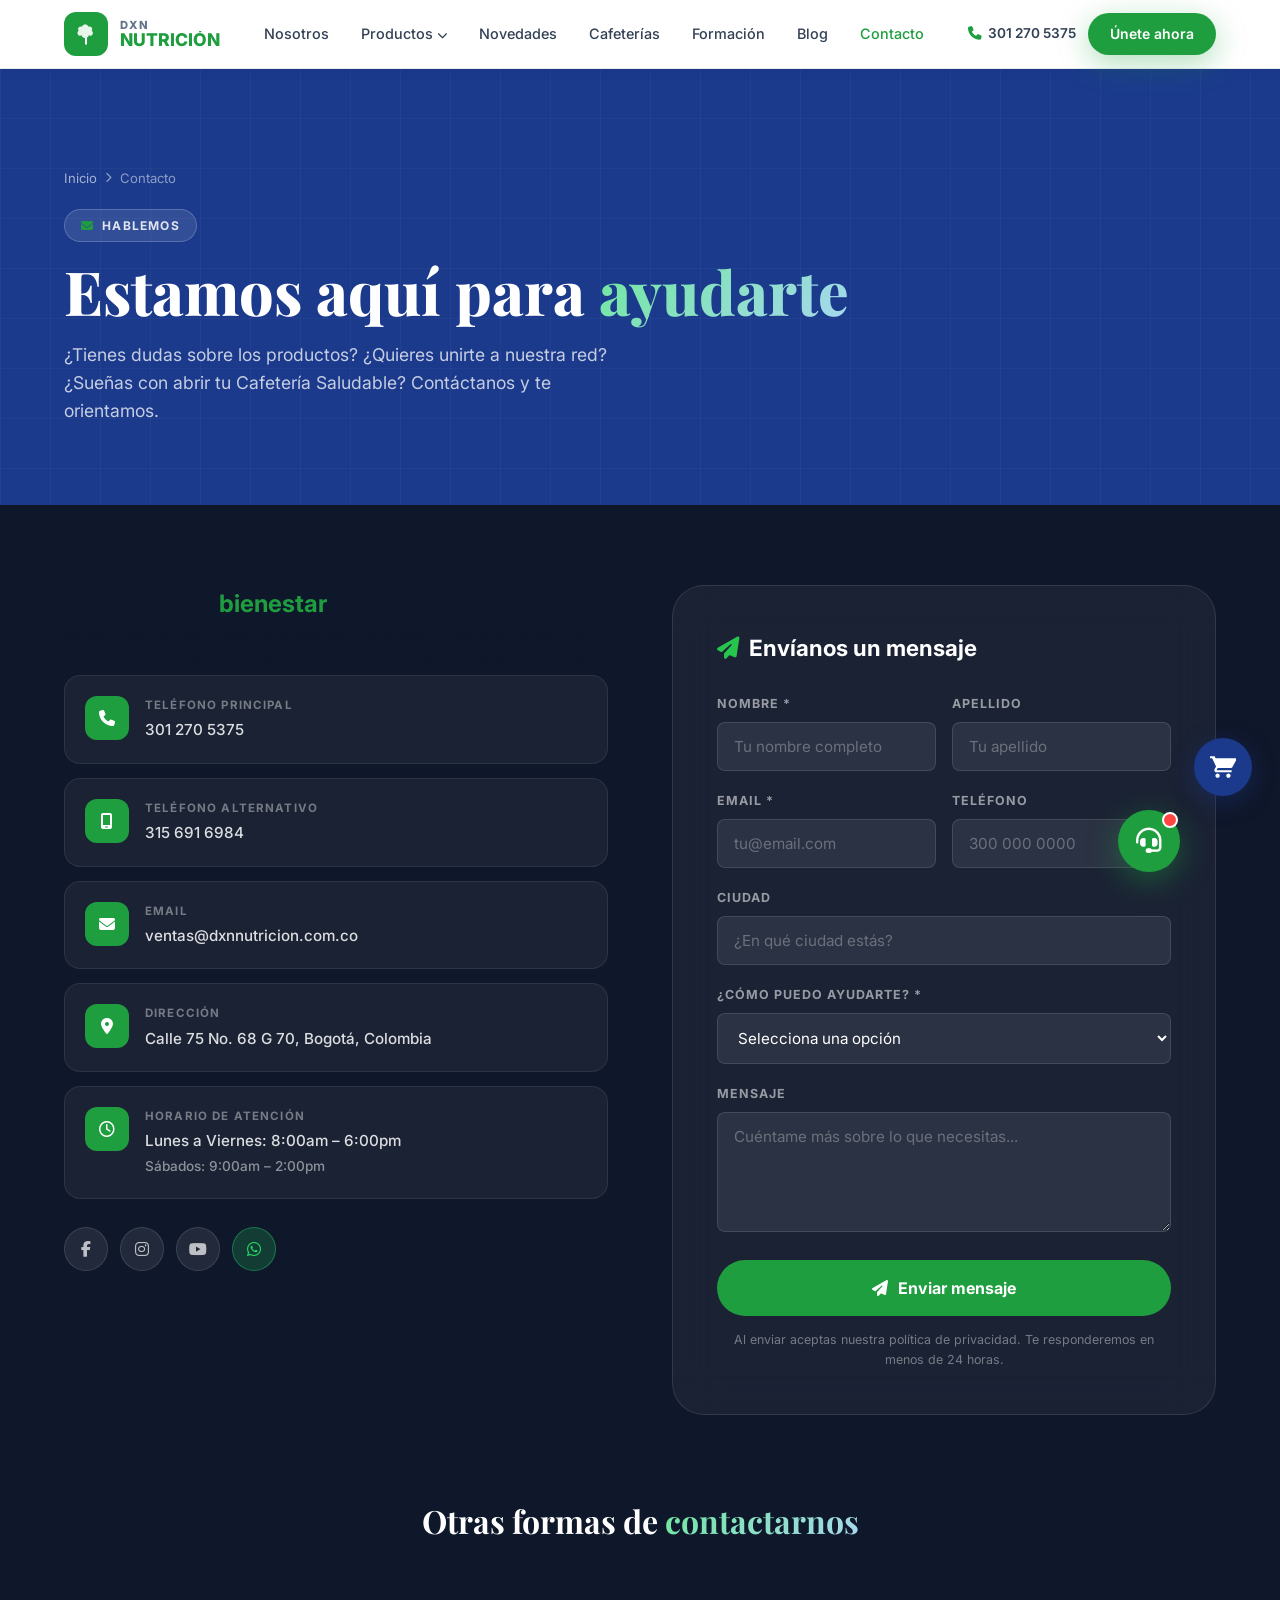
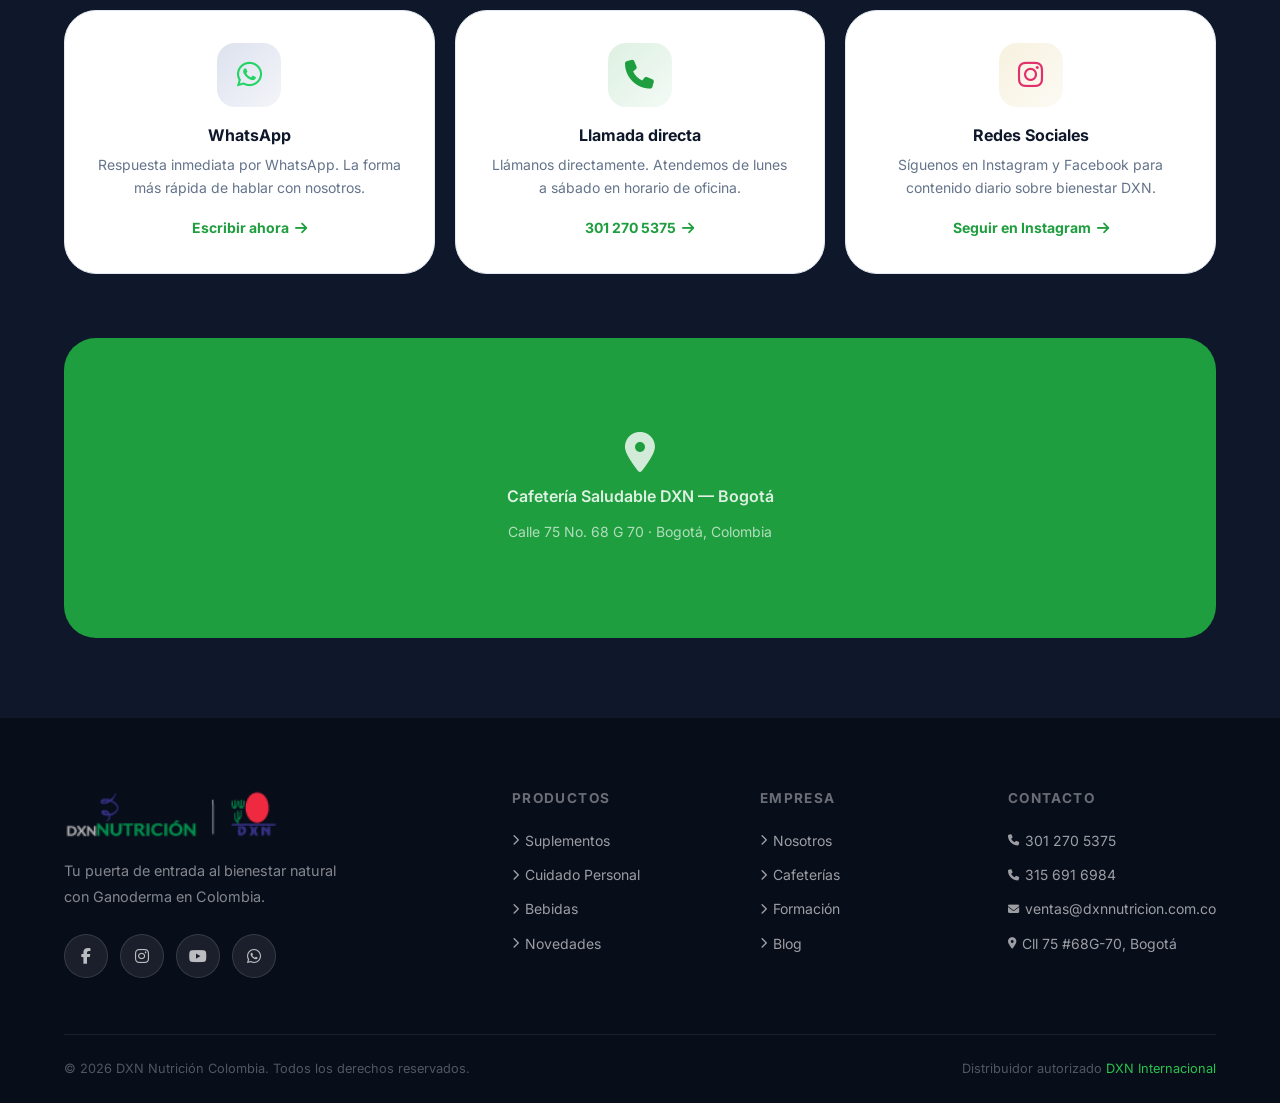
<file: contacto.html>
﻿<!DOCTYPE html>
<html lang="es">
<head>
  <meta charset="UTF-8" /><meta name="viewport" content="width=device-width, initial-scale=1.0" />
  <title>Contacto — DXN Nutrición Colombia</title>
  <meta name="description" content="Contáctanos para conocer los productos DXN, ser distribuidor, abrir una Cafetería Saludable o recibir información de formación. Bogotá, Colombia." />
  <link rel="preconnect" href="https://fonts.googleapis.com" /><link rel="preconnect" href="https://fonts.gstatic.com" crossorigin />
  <link href="https://fonts.googleapis.com/css2?family=Inter:wght@300;400;500;600;700;800&family=Playfair+Display:wght@600;700;800&display=swap" rel="stylesheet" />
  <link href="https://unpkg.com/aos@2.3.4/dist/aos.css" rel="stylesheet" />
  <link rel="stylesheet" href="https://cdnjs.cloudflare.com/ajax/libs/font-awesome/6.5.0/css/all.min.css" />
  <link rel="stylesheet" href="assets/css/shared.css" />
  <style>
    .contact-grid { display:grid; grid-template-columns:1fr 1fr; gap:64px; align-items:start; }
    .contact-info h2 { font-family:'Playfair Display',serif; font-size:clamp(1.8rem,3.5vw,2.8rem); font-weight:700; color:white; margin-bottom:12px; }
    .contact-info p { color:rgba(255,255,255,.65); line-height:1.8; margin-bottom:36px; }
    .contact-item { display:flex; align-items:flex-start; gap:16px; padding:20px; background:rgba(255,255,255,.05); border-radius:var(--radius); border:1px solid rgba(255,255,255,.08); margin-bottom:14px; transition:var(--transition); }
    .contact-item:hover { background:rgba(255,255,255,.09); border-color:rgba(30,158,62,.4); }
    .contact-item .icon { width:44px; height:44px; border-radius:12px; background: var(--green); display:flex; align-items:center; justify-content:center; flex-shrink:0; color:white; font-size:1rem; }
    .contact-item .label { font-size:.72rem; font-weight:700; letter-spacing:.1em; text-transform:uppercase; color:rgba(255,255,255,.4); margin-bottom:4px; }
    .contact-item .value { font-size:.95rem; font-weight:500; color:rgba(255,255,255,.85); }
    .contact-item a { color:rgba(255,255,255,.85); transition:var(--transition); }
    .contact-item a:hover { color:var(--green-light); }
    .contact-form { background:rgba(255,255,255,.05); backdrop-filter:blur(20px); border:1px solid rgba(255,255,255,.1); border-radius:var(--radius-xl); padding:44px; }
    .contact-form h3 { font-size:1.4rem; font-weight:700; color:white; margin-bottom:28px; }
    .form-group { margin-bottom:20px; }
    .form-group label { display:block; font-size:.78rem; font-weight:700; color:rgba(255,255,255,.55); letter-spacing:.08em; text-transform:uppercase; margin-bottom:8px; }
    .form-group input, .form-group select, .form-group textarea { width:100%; background:rgba(255,255,255,.07); border:1px solid rgba(255,255,255,.12); border-radius:var(--radius-sm); padding:14px 16px; color:white; font-size:.95rem; font-family:'Inter',sans-serif; outline:none; transition:var(--transition); }
    .form-group input::placeholder, .form-group textarea::placeholder { color:rgba(255,255,255,.3); }
    .form-group input:focus, .form-group select:focus, .form-group textarea:focus { border-color:var(--green); background:rgba(255,255,255,.1); }
    .form-group select option { background:var(--gray-900); color:white; }
    .form-group textarea { resize:vertical; min-height:120px; }
    .form-row { display:grid; grid-template-columns:1fr 1fr; gap:16px; }
    .submit-btn { width:100%; background: var(--green); color:white; border:none; padding:18px; border-radius:100px; font-size:1rem; font-weight:700; cursor:pointer; transition:var(--transition); display:flex; align-items:center; justify-content:center; gap:10px; font-family:'Inter',sans-serif; }
    .submit-btn:hover { transform:translateY(-2px); box-shadow:0 12px 40px rgba(30,158,62,.4); }
    /* Channel cards */
    .channels { display:grid; grid-template-columns:repeat(3,1fr); gap:20px; margin-top:64px; }
    .channel-card { background:var(--white); border:1px solid var(--gray-200); border-radius:var(--radius-xl); padding:32px; text-align:center; transition:var(--transition); }
    .channel-card:hover { transform:translateY(-6px); box-shadow:var(--shadow-lg); border-color:rgba(30,158,62,.3); }
    .channel-icon { width:64px; height:64px; border-radius:18px; display:flex; align-items:center; justify-content:center; font-size:1.6rem; margin:0 auto 16px; }
    .channel-card h3 { font-size:1rem; font-weight:700; color:var(--gray-900); margin-bottom:6px; }
    .channel-card p { font-size:.875rem; color:var(--gray-500); line-height:1.6; margin-bottom:16px; }
    .channel-card a { font-size:.875rem; font-weight:700; color:var(--green); display:inline-flex; align-items:center; gap:6px; transition:var(--transition); }
    .channel-card a:hover { gap:10px; }
    /* map placeholder */
    .map-placeholder { background: var(--green); border-radius:var(--radius-xl); height:300px; display:flex; flex-direction:column; align-items:center; justify-content:center; color:white; gap:12px; margin-top:64px; }
    .map-placeholder i { font-size:2.5rem; opacity:.8; }
    .map-placeholder p { font-size:1rem; font-weight:600; opacity:.85; }
    .map-placeholder span { font-size:.875rem; opacity:.65; }
    @media(max-width:1024px){ .contact-grid{grid-template-columns:1fr;} .channels{grid-template-columns:1fr;} }
    @media(max-width:768px){ .form-row{grid-template-columns:1fr;} .channels{grid-template-columns:1fr 1fr;} }
    @media(max-width:480px){ .channels{grid-template-columns:1fr;} }
  </style>
<link rel="stylesheet" href="assets/css/chat.css" />
<link rel="stylesheet" href="assets/css/cart.css" />
</head>
<body>
<div id="mobile-overlay" onclick="closeMobileNav()"></div>
<nav id="mobile-nav">
  <div class="mobile-close" onclick="closeMobileNav()"><i class="fa-solid fa-xmark"></i></div>
  <div class="mobile-nav-links">
    <a href="nosotros.html"><i class="fa-solid fa-circle-info" style="color:var(--green);margin-right:10px"></i>Nosotros</a>
    <details><summary><span><i class="fa-solid fa-leaf" style="color:var(--green);margin-right:10px"></i>Productos</span><i class="fa-solid fa-chevron-down" style="font-size:.75rem;color:var(--gray-500)"></i></summary><div class="mobile-sub"><a href="productos.html#suplementos"><i class="fa-solid fa-pills"></i>Suplementos</a><a href="productos.html#cuidado"><i class="fa-solid fa-hand-sparkles"></i>Cuidado Personal</a><a href="productos.html#belleza"><i class="fa-solid fa-star"></i>Belleza</a><a href="productos.html#bebidas"><i class="fa-solid fa-mug-hot"></i>Bebidas</a><a href="productos.html#combos"><i class="fa-solid fa-box"></i>Combos</a></div></details>
    <a href="novedades.html"><i class="fa-solid fa-sparkles" style="color:var(--green);margin-right:10px"></i>Novedades</a>
    <a href="cafeterias.html"><i class="fa-solid fa-store" style="color:var(--green);margin-right:10px"></i>Cafeterías</a>
    <a href="formacion.html"><i class="fa-solid fa-graduation-cap" style="color:var(--green);margin-right:10px"></i>Formación</a>
    <a href="blog.html"><i class="fa-solid fa-newspaper" style="color:var(--green);margin-right:10px"></i>Blog</a>
    <a href="contacto.html" style="color:var(--green)"><i class="fa-solid fa-envelope" style="color:var(--green);margin-right:10px"></i>Contacto</a>
  </div>
  <div class="mobile-cta"><a href="tel:3012705375" class="btn btn-primary"><i class="fa-solid fa-phone"></i>Llamar ahora</a></div>
</nav>

<header id="navbar">
  <div class="container">
    <nav class="nav-inner">
      <a href="index.html" class="nav-logo"><div class="nav-logo-icon"><svg viewBox="0 0 32 32"><path d="M16 4c-2 0-4 1-5 3-1.5-.5-3-.2-4 1s-.8 3 0 4c-1.5 1-2 3-1 4.5s3 2 4.5 1c.5 2 2.5 3.5 4.5 3.5s4-1.5 4.5-3.5c1.5 1 3.5.5 4.5-1s.5-3.5-1-4.5c.8-1 .8-3 0-4s-2.5-1.5-4-1c-1-2-3-3-5-3z" opacity=".9"/><line x1="16" y1="21" x2="16" y2="28" stroke="white" stroke-width="2.5" stroke-linecap="round"/></svg></div><div class="nav-logo-text"><span class="dxn">DXN</span><span class="nutricion">NUTRICIÓN</span></div></a>
      <ul class="nav-links">
        <li><a href="nosotros.html">Nosotros</a></li>
        <li class="has-dropdown"><a href="productos.html">Productos <i class="fa-solid fa-chevron-down" style="font-size:.65rem"></i></a><div class="dropdown"><a href="productos.html#suplementos"><i class="fa-solid fa-pills"></i>Suplementos Dietarios</a><a href="productos.html#cuidado"><i class="fa-solid fa-hand-sparkles"></i>Cuidado Personal</a><a href="productos.html#belleza"><i class="fa-solid fa-star"></i>Belleza</a><a href="productos.html#bebidas"><i class="fa-solid fa-mug-hot"></i>Alimentos y Bebidas</a><a href="productos.html#combos"><i class="fa-solid fa-box"></i>Combos Ganoderma</a></div></li>
        <li><a href="novedades.html">Novedades</a></li>
        <li><a href="cafeterias.html">Cafeterías</a></li>
        <li><a href="formacion.html">Formación</a></li>
        <li><a href="blog.html">Blog</a></li>
        <li><a href="contacto.html" style="color:var(--green)">Contacto</a></li>
      </ul>
      <div class="nav-cta"><a href="tel:3012705375" class="phone"><i class="fa-solid fa-phone"></i> 301 270 5375</a><a href="contacto.html" class="btn btn-primary" style="padding:10px 22px;font-size:.875rem">Únete ahora</a></div>
      <div class="hamburger" onclick="openMobileNav()"><span></span><span></span><span></span></div>
    </nav>
  </div>
</header>

<section class="page-hero">
  <div class="page-hero-bg"></div><div class="page-hero-grid"></div>
  <div class="container">
    <div class="page-hero-content" data-aos="fade-up">
      <div class="breadcrumb"><a href="index.html">Inicio</a><i class="fa-solid fa-chevron-right"></i><span>Contacto</span></div>
      <div class="section-tag" style="background:rgba(255,255,255,.1);border-color:rgba(255,255,255,.2);color:rgba(255,255,255,.85)"><i class="fa-solid fa-envelope"></i>Hablemos</div>
      <h1>Estamos aquí para <span>ayudarte</span></h1>
      <p>¿Tienes dudas sobre los productos? ¿Quieres unirte a nuestra red? ¿Sueñas con abrir tu Cafetería Saludable? Contáctanos y te orientamos.</p>
    </div>
  </div>
</section>

<!-- FORM + INFO -->
<section style="padding:80px 0;background:var(--gray-900)">
  <div class="container">
    <div class="contact-grid">
      <div data-aos="fade-right">
        <h2>Hablemos de <span style="background: var(--green);-webkit-background-clip:text;-webkit-text-fill-color:transparent;background-clip:text">bienestar</span></h2>
        <p>Nuestro equipo está listo para resolver tus dudas, guiarte en la elección del producto ideal o explicarte cómo unirte a la familia DXN Colombia.</p>

        <div class="contact-item"><div class="icon"><i class="fa-solid fa-phone"></i></div><div><div class="label">Teléfono principal</div><div class="value"><a href="tel:3012705375">301 270 5375</a></div></div></div>
        <div class="contact-item"><div class="icon"><i class="fa-solid fa-mobile-screen"></i></div><div><div class="label">Teléfono alternativo</div><div class="value"><a href="tel:3156916984">315 691 6984</a></div></div></div>
        <div class="contact-item"><div class="icon"><i class="fa-solid fa-envelope"></i></div><div><div class="label">Email</div><div class="value"><a href="mailto:ventas@dxnnutricion.com.co">ventas@dxnnutricion.com.co</a></div></div></div>
        <div class="contact-item"><div class="icon"><i class="fa-solid fa-location-dot"></i></div><div><div class="label">Dirección</div><div class="value">Calle 75 No. 68 G 70, Bogotá, Colombia</div></div></div>
        <div class="contact-item"><div class="icon"><i class="fa-regular fa-clock"></i></div><div><div class="label">Horario de atención</div><div class="value">Lunes a Viernes: 8:00am – 6:00pm<br><span style="font-size:.85rem;color:rgba(255,255,255,.5)">Sábados: 9:00am – 2:00pm</span></div></div></div>

        <div style="display:flex;gap:12px;margin-top:28px">
          <a href="https://www.facebook.com" target="_blank" class="social-link"><i class="fa-brands fa-facebook-f"></i></a>
          <a href="https://www.instagram.com" target="_blank" class="social-link"><i class="fa-brands fa-instagram"></i></a>
          <a href="https://www.youtube.com" target="_blank" class="social-link"><i class="fa-brands fa-youtube"></i></a>
          <a href="https://wa.me/573012705375" target="_blank" class="social-link" style="background:rgba(37,211,102,.2);border-color:rgba(37,211,102,.4);color:#25D366"><i class="fa-brands fa-whatsapp"></i></a>
        </div>
      </div>

      <div data-aos="fade-left">
        <div class="contact-form">
          <h3><i class="fa-solid fa-paper-plane" style="color:var(--green-light);margin-right:10px"></i>Envíanos un mensaje</h3>
          <div class="form-row">
            <div class="form-group"><label>Nombre *</label><input type="text" placeholder="Tu nombre completo" required /></div>
            <div class="form-group"><label>Apellido</label><input type="text" placeholder="Tu apellido" /></div>
          </div>
          <div class="form-row">
            <div class="form-group"><label>Email *</label><input type="email" placeholder="tu@email.com" required /></div>
            <div class="form-group"><label>Teléfono</label><input type="tel" placeholder="300 000 0000" /></div>
          </div>
          <div class="form-group"><label>Ciudad</label><input type="text" placeholder="¿En qué ciudad estás?" /></div>
          <div class="form-group">
            <label>¿Cómo puedo ayudarte? *</label>
            <select required>
              <option value="">Selecciona una opción</option>
              <option value="consumidor">Quiero conocer los productos DXN</option>
              <option value="distribuidor">Quiero ser distribuidor DXN</option>
              <option value="cafeteria">Quiero abrir una Cafetería Saludable</option>
              <option value="formacion-empresarial">Información sobre Educación Empresarial</option>
              <option value="formacion-humano">Información sobre Desarrollo Humano</option>
              <option value="combo">Quiero conocer los combos disponibles</option>
              <option value="otro">Otro</option>
            </select>
          </div>
          <div class="form-group"><label>Mensaje</label><textarea placeholder="Cuéntame más sobre lo que necesitas..."></textarea></div>
          <button type="submit" class="submit-btn" onclick="handleSubmit(event)"><i class="fa-solid fa-paper-plane"></i>Enviar mensaje</button>
          <p style="font-size:.78rem;color:rgba(255,255,255,.4);text-align:center;margin-top:14px">Al enviar aceptas nuestra política de privacidad. Te responderemos en menos de 24 horas.</p>
        </div>
      </div>
    </div>

    <!-- Canales de contacto -->
    <div style="margin-top:80px" data-aos="fade-up">
      <div style="text-align:center;margin-bottom:40px">
        <h2 style="font-family:'Playfair Display',serif;font-size:2rem;font-weight:700;color:white;margin-bottom:8px">Otras formas de <span style="background:linear-gradient(135deg,#6EE89B,#A8D8F0);-webkit-background-clip:text;-webkit-text-fill-color:transparent;background-clip:text">contactarnos</span></h2>
      </div>
      <div class="channels">
        <div class="channel-card">
          <div class="channel-icon" style="background:linear-gradient(135deg,rgba(27,58,140,.15),rgba(27,58,140,.05))"><i class="fa-brands fa-whatsapp" style="font-size:1.8rem;color:#25D366"></i></div>
          <h3>WhatsApp</h3>
          <p>Respuesta inmediata por WhatsApp. La forma más rápida de hablar con nosotros.</p>
          <a href="https://wa.me/573012705375" target="_blank">Escribir ahora <i class="fa-solid fa-arrow-right"></i></a>
        </div>
        <div class="channel-card">
          <div class="channel-icon" style="background:linear-gradient(135deg,rgba(30,158,62,.15),rgba(30,158,62,.05))"><i class="fa-solid fa-phone" style="font-size:1.8rem;color:var(--green)"></i></div>
          <h3>Llamada directa</h3>
          <p>Llámanos directamente. Atendemos de lunes a sábado en horario de oficina.</p>
          <a href="tel:3012705375">301 270 5375 <i class="fa-solid fa-arrow-right"></i></a>
        </div>
        <div class="channel-card">
          <div class="channel-icon" style="background:linear-gradient(135deg,rgba(201,162,39,.15),rgba(201,162,39,.05))"><i class="fa-brands fa-instagram" style="font-size:1.8rem;color:#E1306C"></i></div>
          <h3>Redes Sociales</h3>
          <p>Síguenos en Instagram y Facebook para contenido diario sobre bienestar DXN.</p>
          <a href="#" target="_blank">Seguir en Instagram <i class="fa-solid fa-arrow-right"></i></a>
        </div>
      </div>
    </div>

    <!-- Mapa placeholder -->
    <div class="map-placeholder" data-aos="fade-up">
      <i class="fa-solid fa-location-dot"></i>
      <p>Cafetería Saludable DXN — Bogotá</p>
      <span>Calle 75 No. 68 G 70 · Bogotá, Colombia</span>
    </div>
  </div>
</section>

<footer>
  <div class="container">
    <div class="footer-grid">
      <div class="footer-brand"><a href="index.html" class="nav-logo"><img src="assets/img/logo-dxn.png" alt="DXN Nutrición Colombia" class="nav-logo-img"></a><p>Tu puerta de entrada al bienestar natural con Ganoderma en Colombia.</p><div class="social-links"><a href="#" class="social-link"><i class="fa-brands fa-facebook-f"></i></a><a href="#" class="social-link"><i class="fa-brands fa-instagram"></i></a><a href="#" class="social-link"><i class="fa-brands fa-youtube"></i></a><a href="https://wa.me/573012705375" target="_blank" class="social-link"><i class="fa-brands fa-whatsapp"></i></a></div></div>
      <div class="footer-col"><h4>Productos</h4><ul><li><a href="productos.html#suplementos"><i class="fa-solid fa-chevron-right"></i>Suplementos</a></li><li><a href="productos.html#cuidado"><i class="fa-solid fa-chevron-right"></i>Cuidado Personal</a></li><li><a href="productos.html#bebidas"><i class="fa-solid fa-chevron-right"></i>Bebidas</a></li><li><a href="novedades.html"><i class="fa-solid fa-chevron-right"></i>Novedades</a></li></ul></div>
      <div class="footer-col"><h4>Empresa</h4><ul><li><a href="nosotros.html"><i class="fa-solid fa-chevron-right"></i>Nosotros</a></li><li><a href="cafeterias.html"><i class="fa-solid fa-chevron-right"></i>Cafeterías</a></li><li><a href="formacion.html"><i class="fa-solid fa-chevron-right"></i>Formación</a></li><li><a href="blog.html"><i class="fa-solid fa-chevron-right"></i>Blog</a></li></ul></div>
      <div class="footer-col"><h4>Contacto</h4><ul><li><a href="tel:3012705375"><i class="fa-solid fa-phone"></i>301 270 5375</a></li><li><a href="tel:3156916984"><i class="fa-solid fa-phone"></i>315 691 6984</a></li><li><a href="mailto:ventas@dxnnutricion.com.co"><i class="fa-solid fa-envelope"></i>ventas@dxnnutricion.com.co</a></li><li><a href="#"><i class="fa-solid fa-location-dot"></i>Cll 75 #68G-70, Bogotá</a></li></ul></div>
    </div>
    <div class="footer-bottom"><p>© 2026 DXN Nutrición Colombia. Todos los derechos reservados.</p><p>Distribuidor autorizado <a href="https://www.dxn2u.com" target="_blank">DXN Internacional</a></p></div>
  </div>
</footer>

<script src="https://unpkg.com/aos@2.3.4/dist/aos.js"></script>
<script>
  AOS.init({duration:700,once:true,offset:60});
  const navbar=document.getElementById('navbar');
  window.addEventListener('scroll',()=>navbar.classList.toggle('scrolled',window.scrollY>40));
  function openMobileNav(){document.getElementById('mobile-nav').classList.add('open');document.getElementById('mobile-overlay').classList.add('open');document.body.style.overflow='hidden';}
  function closeMobileNav(){document.getElementById('mobile-nav').classList.remove('open');document.getElementById('mobile-overlay').classList.remove('open');document.body.style.overflow='';}
  function handleSubmit(e){
    e.preventDefault();
    const btn=e.target;
    btn.innerHTML='<i class="fa-solid fa-check"></i> ¡Mensaje enviado! Te contactamos pronto';
    btn.style.background='linear-gradient(135deg,#156B2B,#1E9E3E)';
    setTimeout(()=>{btn.innerHTML='<i class="fa-solid fa-paper-plane"></i>Enviar mensaje';btn.style.background='';},4000);
  }
  // Pre-select from URL param
  const params=new URLSearchParams(window.location.search);
  if(params.get('tipo')){const sel=document.querySelector('select');if(sel)sel.value=params.get('tipo');}
</script>
<script src="assets/js/chat.js"></script>
<script src="assets/js/cart.js"></script>
</body>
</html>
</file>
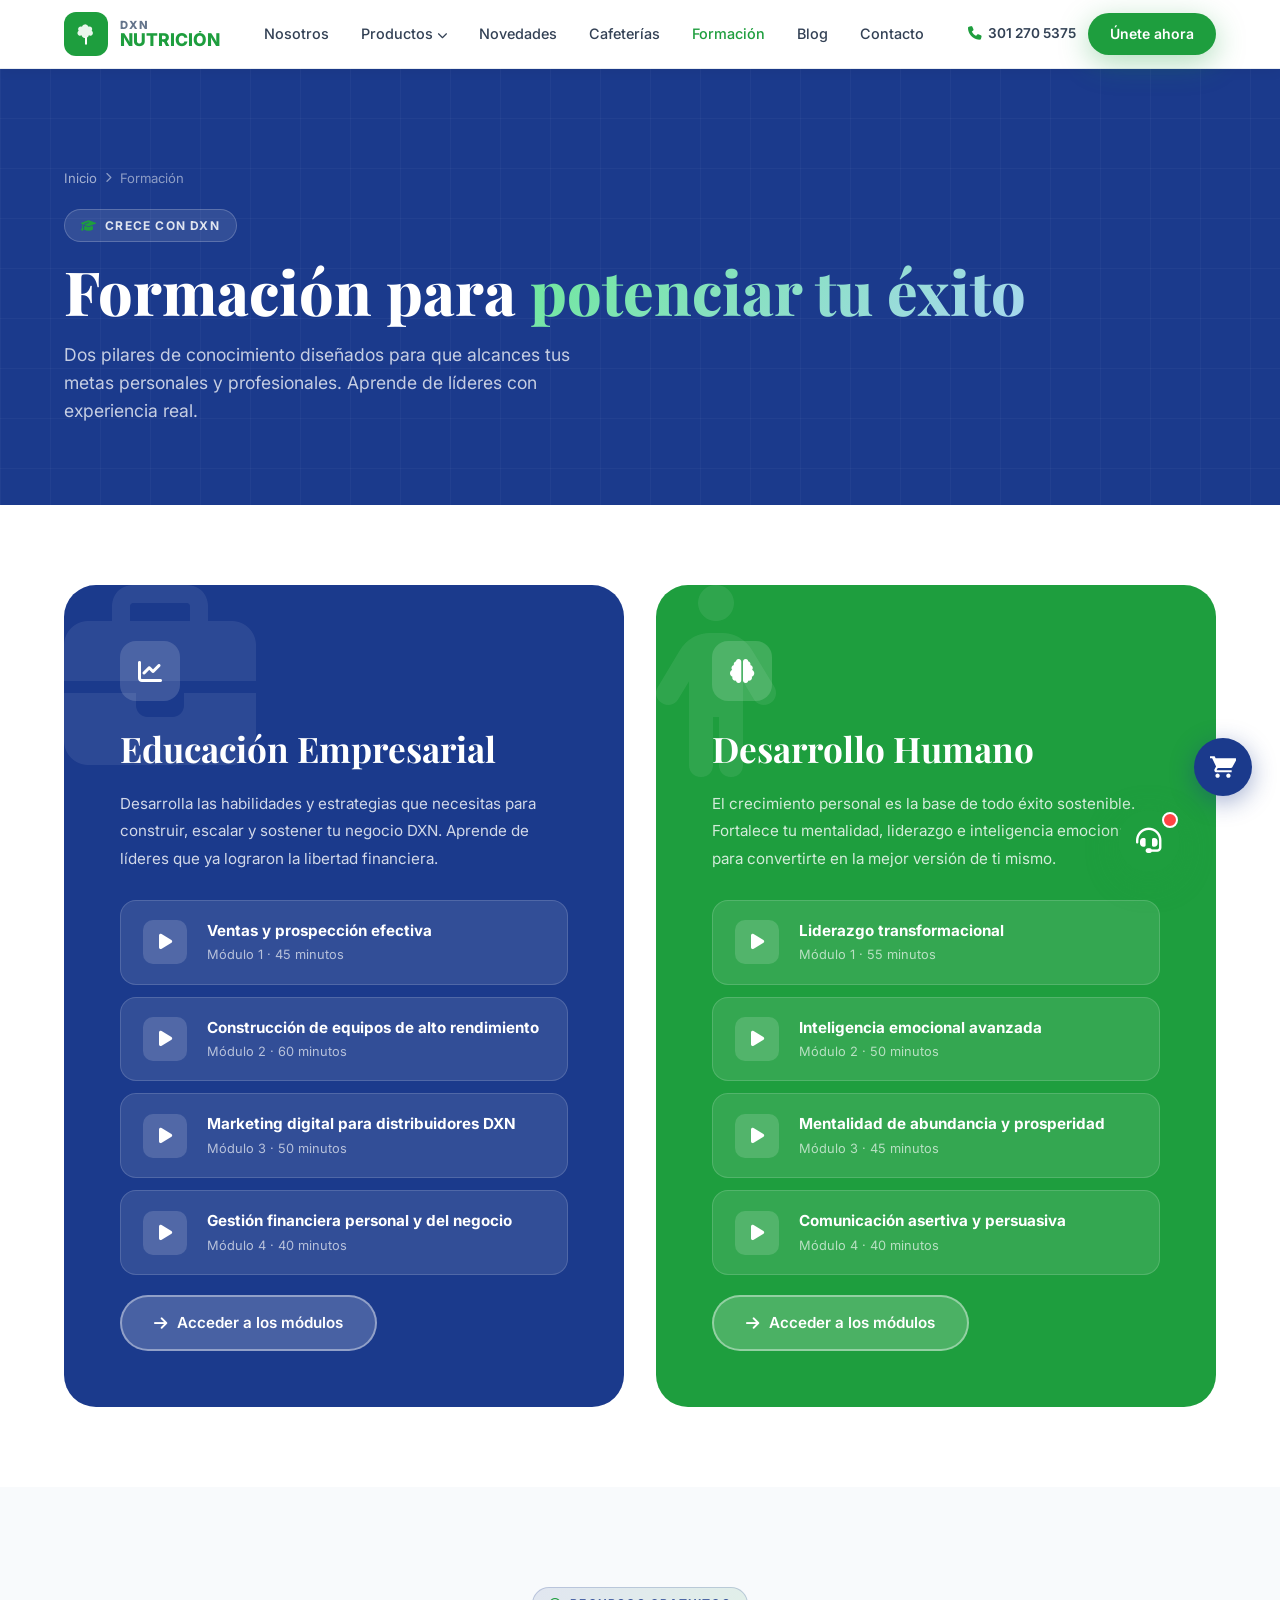
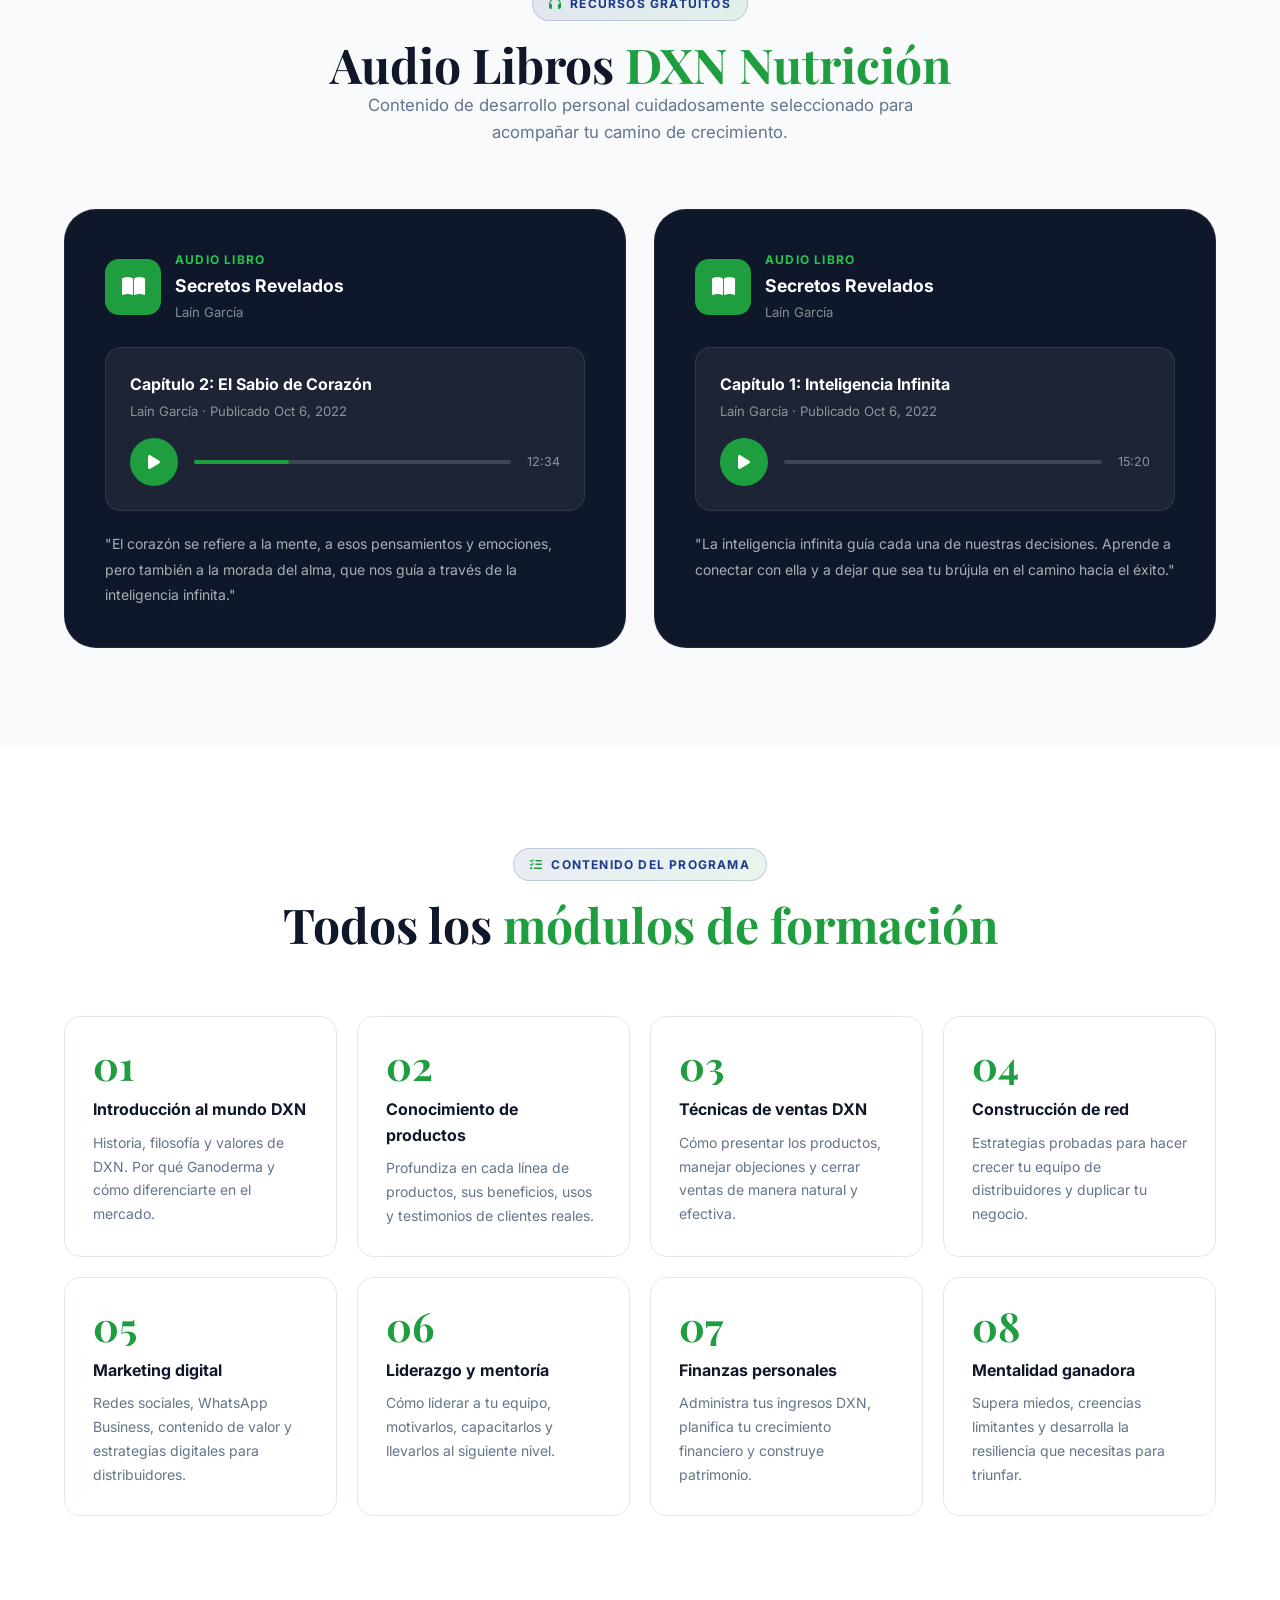
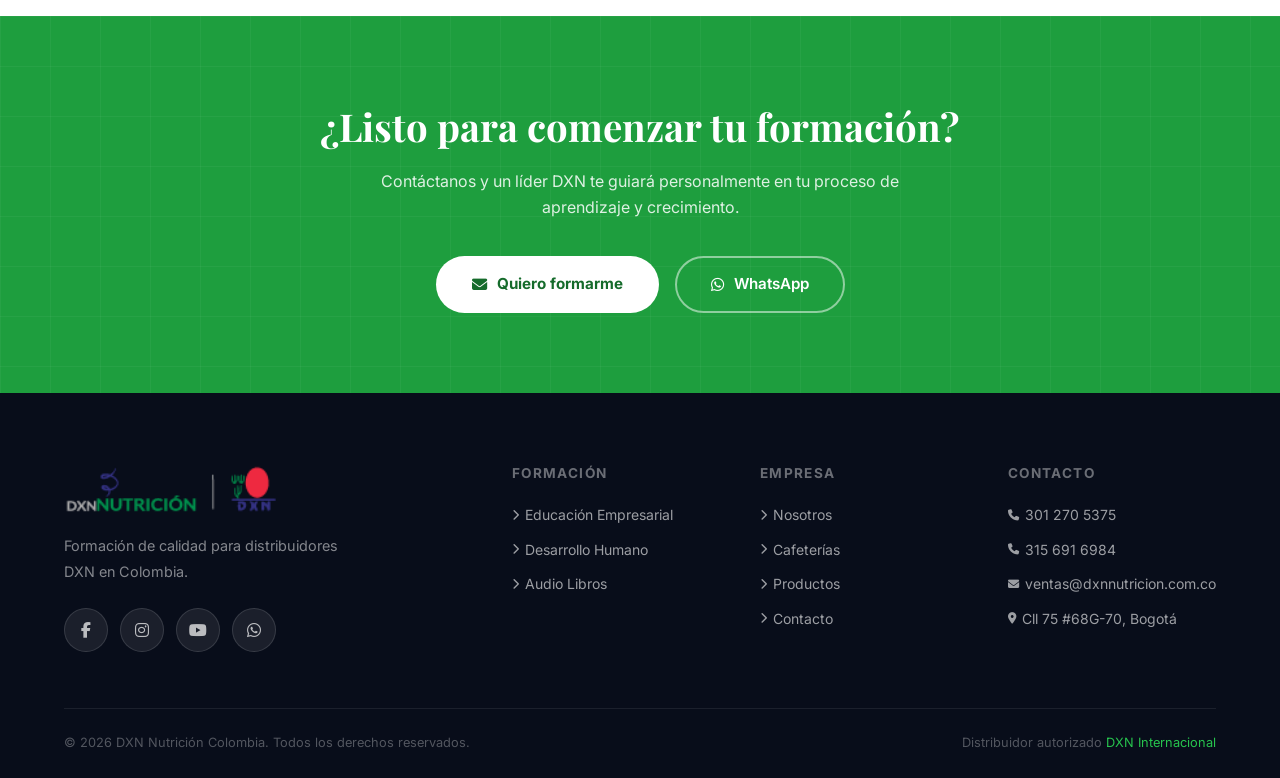
<file: formacion.html>
﻿<!DOCTYPE html>
<html lang="es">
<head>
  <meta charset="UTF-8" /><meta name="viewport" content="width=device-width, initial-scale=1.0" />
  <title>Formación — DXN Nutrición Colombia</title>
  <meta name="description" content="Programas de Educación Empresarial y Desarrollo Humano de DXN Colombia. Crece como persona y como emprendedor con nuestros recursos de formación." />
  <link rel="preconnect" href="https://fonts.googleapis.com" /><link rel="preconnect" href="https://fonts.gstatic.com" crossorigin />
  <link href="https://fonts.googleapis.com/css2?family=Inter:wght@300;400;500;600;700;800&family=Playfair+Display:wght@600;700;800&display=swap" rel="stylesheet" />
  <link href="https://unpkg.com/aos@2.3.4/dist/aos.css" rel="stylesheet" />
  <link rel="stylesheet" href="https://cdnjs.cloudflare.com/ajax/libs/font-awesome/6.5.0/css/all.min.css" />
  <link rel="stylesheet" href="assets/css/shared.css" />
  <style>
    .module-card { background:var(--white); border:1px solid var(--gray-200); border-radius:var(--radius); padding:28px; transition:var(--transition); }
    .module-card:hover { border-color:var(--green); box-shadow:var(--shadow-md); transform:translateY(-4px); }
    .module-num { font-family:'Playfair Display',serif; font-size:2.5rem; font-weight:700; background: var(--green); -webkit-background-clip:text; -webkit-text-fill-color:transparent; background-clip:text; line-height:1; margin-bottom:12px; }
    .module-title { font-size:1rem; font-weight:700; color:var(--gray-900); margin-bottom:8px; }
    .module-desc { font-size:.875rem; color:var(--gray-500); line-height:1.7; }
    .pillar-hero { border-radius:var(--radius-xl); padding:56px; color:white; position:relative; overflow:hidden; }
    .pillar-hero-bg { position:absolute; inset:0; opacity:.08; }
    .pillar-hero-content { position:relative; z-index:2; }
    .pillar-hero h2 { font-family:'Playfair Display',serif; font-size:2.2rem; font-weight:700; margin-bottom:12px; }
    .pillar-hero p { color:rgba(255,255,255,.8); line-height:1.8; font-size:.95rem; margin-bottom:28px; max-width:520px; }
    .resource-card { display:flex; align-items:center; gap:20px; background:rgba(255,255,255,.1); border:1px solid rgba(255,255,255,.15); border-radius:var(--radius); padding:18px 22px; margin-bottom:12px; transition:var(--transition); }
    .resource-card:hover { background:rgba(255,255,255,.18); }
    .resource-icon { width:44px; height:44px; background:rgba(255,255,255,.15); border-radius:10px; display:flex; align-items:center; justify-content:center; flex-shrink:0; font-size:1.1rem; }
    .resource-title { font-size:.95rem; font-weight:700; color:white; }
    .resource-sub { font-size:.8rem; color:rgba(255,255,255,.65); margin-top:2px; }
    .audio-card { background:var(--gray-900); border-radius:var(--radius-xl); padding:40px; border:1px solid rgba(255,255,255,.08); }
    .audio-player { background:rgba(255,255,255,.06); border:1px solid rgba(255,255,255,.1); border-radius:var(--radius); padding:24px; margin-top:20px; }
    .audio-title { font-size:1rem; font-weight:700; color:white; margin-bottom:4px; }
    .audio-author { font-size:.82rem; color:rgba(255,255,255,.5); margin-bottom:16px; }
    .audio-controls { display:flex; align-items:center; gap:16px; }
    .play-btn { width:48px; height:48px; background: var(--green); border-radius:50%; display:flex; align-items:center; justify-content:center; color:white; font-size:1rem; cursor:pointer; border:none; transition:var(--transition); flex-shrink:0; }
    .play-btn:hover { transform:scale(1.1); }
    .progress-bar { flex:1; height:4px; background:rgba(255,255,255,.15); border-radius:2px; cursor:pointer; }
    .progress-fill { height:100%; width:30%; background: var(--green); border-radius:2px; }
    .audio-time { font-size:.78rem; color:rgba(255,255,255,.5); white-space:nowrap; }
    @media(max-width:768px){ .pillar-hero{padding:32px;} }
  </style>
<link rel="stylesheet" href="assets/css/chat.css" />
<link rel="stylesheet" href="assets/css/cart.css" />
</head>
<body>
<div id="mobile-overlay" onclick="closeMobileNav()"></div>
<nav id="mobile-nav">
  <div class="mobile-close" onclick="closeMobileNav()"><i class="fa-solid fa-xmark"></i></div>
  <div class="mobile-nav-links">
    <a href="nosotros.html"><i class="fa-solid fa-circle-info" style="color:var(--green);margin-right:10px"></i>Nosotros</a>
    <details><summary><span><i class="fa-solid fa-leaf" style="color:var(--green);margin-right:10px"></i>Productos</span><i class="fa-solid fa-chevron-down" style="font-size:.75rem;color:var(--gray-500)"></i></summary><div class="mobile-sub"><a href="productos.html#suplementos"><i class="fa-solid fa-pills"></i>Suplementos</a><a href="productos.html#cuidado"><i class="fa-solid fa-hand-sparkles"></i>Cuidado Personal</a><a href="productos.html#belleza"><i class="fa-solid fa-star"></i>Belleza</a><a href="productos.html#bebidas"><i class="fa-solid fa-mug-hot"></i>Bebidas</a><a href="productos.html#combos"><i class="fa-solid fa-box"></i>Combos</a></div></details>
    <a href="novedades.html"><i class="fa-solid fa-sparkles" style="color:var(--green);margin-right:10px"></i>Novedades</a>
    <a href="cafeterias.html"><i class="fa-solid fa-store" style="color:var(--green);margin-right:10px"></i>Cafeterías</a>
    <a href="formacion.html" style="color:var(--green)"><i class="fa-solid fa-graduation-cap" style="color:var(--green);margin-right:10px"></i>Formación</a>
    <a href="blog.html"><i class="fa-solid fa-newspaper" style="color:var(--green);margin-right:10px"></i>Blog</a>
    <a href="contacto.html"><i class="fa-solid fa-envelope" style="color:var(--green);margin-right:10px"></i>Contacto</a>
  </div>
  <div class="mobile-cta"><a href="tel:3012705375" class="btn btn-primary"><i class="fa-solid fa-phone"></i>Llamar ahora</a></div>
</nav>

<header id="navbar">
  <div class="container">
    <nav class="nav-inner">
      <a href="index.html" class="nav-logo"><div class="nav-logo-icon"><svg viewBox="0 0 32 32"><path d="M16 4c-2 0-4 1-5 3-1.5-.5-3-.2-4 1s-.8 3 0 4c-1.5 1-2 3-1 4.5s3 2 4.5 1c.5 2 2.5 3.5 4.5 3.5s4-1.5 4.5-3.5c1.5 1 3.5.5 4.5-1s.5-3.5-1-4.5c.8-1 .8-3 0-4s-2.5-1.5-4-1c-1-2-3-3-5-3z" opacity=".9"/><line x1="16" y1="21" x2="16" y2="28" stroke="white" stroke-width="2.5" stroke-linecap="round"/></svg></div><div class="nav-logo-text"><span class="dxn">DXN</span><span class="nutricion">NUTRICIÓN</span></div></a>
      <ul class="nav-links">
        <li><a href="nosotros.html">Nosotros</a></li>
        <li class="has-dropdown"><a href="productos.html">Productos <i class="fa-solid fa-chevron-down" style="font-size:.65rem"></i></a><div class="dropdown"><a href="productos.html#suplementos"><i class="fa-solid fa-pills"></i>Suplementos Dietarios</a><a href="productos.html#cuidado"><i class="fa-solid fa-hand-sparkles"></i>Cuidado Personal</a><a href="productos.html#belleza"><i class="fa-solid fa-star"></i>Belleza</a><a href="productos.html#bebidas"><i class="fa-solid fa-mug-hot"></i>Alimentos y Bebidas</a><a href="productos.html#combos"><i class="fa-solid fa-box"></i>Combos Ganoderma</a></div></li>
        <li><a href="novedades.html">Novedades</a></li>
        <li><a href="cafeterias.html">Cafeterías</a></li>
        <li><a href="formacion.html" style="color:var(--green)">Formación</a></li>
        <li><a href="blog.html">Blog</a></li>
        <li><a href="contacto.html">Contacto</a></li>
      </ul>
      <div class="nav-cta"><a href="tel:3012705375" class="phone"><i class="fa-solid fa-phone"></i> 301 270 5375</a><a href="contacto.html" class="btn btn-primary" style="padding:10px 22px;font-size:.875rem">Únete ahora</a></div>
      <div class="hamburger" onclick="openMobileNav()"><span></span><span></span><span></span></div>
    </nav>
  </div>
</header>

<section class="page-hero">
  <div class="page-hero-bg"></div><div class="page-hero-grid"></div>
  <div class="container">
    <div class="page-hero-content" data-aos="fade-up">
      <div class="breadcrumb"><a href="index.html">Inicio</a><i class="fa-solid fa-chevron-right"></i><span>Formación</span></div>
      <div class="section-tag" style="background:rgba(255,255,255,.1);border-color:rgba(255,255,255,.2);color:rgba(255,255,255,.85)"><i class="fa-solid fa-graduation-cap"></i>Crece con DXN</div>
      <h1>Formación para <span>potenciar tu éxito</span></h1>
      <p>Dos pilares de conocimiento diseñados para que alcances tus metas personales y profesionales. Aprende de líderes con experiencia real.</p>
    </div>
  </div>
</section>

<!-- INTRO -->
<section style="padding:80px 0;background:var(--white)">
  <div class="container">
    <div style="display:grid;grid-template-columns:1fr 1fr;gap:32px" data-aos="fade-up">
      <!-- EMPRESARIAL -->
      <div id="empresarial">
        <div class="pillar-hero" style="background:var(--blue)">
          <div class="pillar-hero-bg"><i class="fa-solid fa-briefcase" style="font-size:12rem;color:white"></i></div>
          <div class="pillar-hero-content">
            <div style="width:60px;height:60px;background:rgba(255,255,255,.15);border-radius:16px;display:flex;align-items:center;justify-content:center;font-size:1.5rem;margin-bottom:20px"><i class="fa-solid fa-chart-line"></i></div>
            <h2>Educación Empresarial</h2>
            <p>Desarrolla las habilidades y estrategias que necesitas para construir, escalar y sostener tu negocio DXN. Aprende de líderes que ya lograron la libertad financiera.</p>
            <div class="resource-card"><div class="resource-icon"><i class="fa-solid fa-play"></i></div><div><div class="resource-title">Ventas y prospección efectiva</div><div class="resource-sub">Módulo 1 · 45 minutos</div></div></div>
            <div class="resource-card"><div class="resource-icon"><i class="fa-solid fa-play"></i></div><div><div class="resource-title">Construcción de equipos de alto rendimiento</div><div class="resource-sub">Módulo 2 · 60 minutos</div></div></div>
            <div class="resource-card"><div class="resource-icon"><i class="fa-solid fa-play"></i></div><div><div class="resource-title">Marketing digital para distribuidores DXN</div><div class="resource-sub">Módulo 3 · 50 minutos</div></div></div>
            <div class="resource-card"><div class="resource-icon"><i class="fa-solid fa-play"></i></div><div><div class="resource-title">Gestión financiera personal y del negocio</div><div class="resource-sub">Módulo 4 · 40 minutos</div></div></div>
            <a href="contacto.html?tipo=formacion-empresarial" class="btn" style="background:rgba(255,255,255,.2);color:white;border:2px solid rgba(255,255,255,.4);margin-top:8px"><i class="fa-solid fa-arrow-right"></i>Acceder a los módulos</a>
          </div>
        </div>
      </div>
      <!-- HUMANO -->
      <div id="humano">
        <div class="pillar-hero" style="background:var(--green)">
          <div class="pillar-hero-bg"><i class="fa-solid fa-person" style="font-size:12rem;color:white"></i></div>
          <div class="pillar-hero-content">
            <div style="width:60px;height:60px;background:rgba(255,255,255,.15);border-radius:16px;display:flex;align-items:center;justify-content:center;font-size:1.5rem;margin-bottom:20px"><i class="fa-solid fa-brain"></i></div>
            <h2>Desarrollo Humano</h2>
            <p>El crecimiento personal es la base de todo éxito sostenible. Fortalece tu mentalidad, liderazgo e inteligencia emocional para convertirte en la mejor versión de ti mismo.</p>
            <div class="resource-card"><div class="resource-icon"><i class="fa-solid fa-play"></i></div><div><div class="resource-title">Liderazgo transformacional</div><div class="resource-sub">Módulo 1 · 55 minutos</div></div></div>
            <div class="resource-card"><div class="resource-icon"><i class="fa-solid fa-play"></i></div><div><div class="resource-title">Inteligencia emocional avanzada</div><div class="resource-sub">Módulo 2 · 50 minutos</div></div></div>
            <div class="resource-card"><div class="resource-icon"><i class="fa-solid fa-play"></i></div><div><div class="resource-title">Mentalidad de abundancia y prosperidad</div><div class="resource-sub">Módulo 3 · 45 minutos</div></div></div>
            <div class="resource-card"><div class="resource-icon"><i class="fa-solid fa-play"></i></div><div><div class="resource-title">Comunicación asertiva y persuasiva</div><div class="resource-sub">Módulo 4 · 40 minutos</div></div></div>
            <a href="contacto.html?tipo=formacion-humano" class="btn" style="background:rgba(255,255,255,.2);color:white;border:2px solid rgba(255,255,255,.4);margin-top:8px"><i class="fa-solid fa-arrow-right"></i>Acceder a los módulos</a>
          </div>
        </div>
      </div>
    </div>
  </div>
</section>

<!-- AUDIO LIBROS -->
<section style="padding:100px 0;background:var(--gray-50)">
  <div class="container">
    <div style="text-align:center;margin-bottom:64px" data-aos="fade-up">
      <div class="section-tag"><i class="fa-solid fa-headphones"></i>Recursos gratuitos</div>
      <h2 class="section-title">Audio Libros <span>DXN Nutrición</span></h2>
      <p class="section-sub" style="margin:0 auto">Contenido de desarrollo personal cuidadosamente seleccionado para acompañar tu camino de crecimiento.</p>
    </div>
    <div style="display:grid;grid-template-columns:1fr 1fr;gap:28px">
      <div class="audio-card" data-aos="fade-right">
        <div style="display:flex;align-items:center;gap:14px;margin-bottom:24px">
          <div style="width:56px;height:56px;background: var(--green);border-radius:14px;display:flex;align-items:center;justify-content:center;font-size:1.3rem;flex-shrink:0"><i class="fa-solid fa-book-open" style="color:white"></i></div>
          <div><div style="font-size:.75rem;font-weight:700;color:var(--green-light);letter-spacing:.1em;text-transform:uppercase">Audio Libro</div><div style="font-size:1.1rem;font-weight:700;color:white;margin-top:2px">Secretos Revelados</div><div style="font-size:.82rem;color:rgba(255,255,255,.5);margin-top:2px">Laín García</div></div>
        </div>
        <div class="audio-player">
          <div class="audio-title">Capítulo 2: El Sabio de Corazón</div>
          <div class="audio-author">Laín García · Publicado Oct 6, 2022</div>
          <div class="audio-controls"><button class="play-btn"><i class="fa-solid fa-play"></i></button><div class="progress-bar"><div class="progress-fill"></div></div><span class="audio-time">12:34</span></div>
        </div>
        <p style="font-size:.875rem;color:rgba(255,255,255,.65);line-height:1.8;margin-top:20px">"El corazón se refiere a la mente, a esos pensamientos y emociones, pero también a la morada del alma, que nos guía a través de la inteligencia infinita."</p>
      </div>
      <div class="audio-card" data-aos="fade-left">
        <div style="display:flex;align-items:center;gap:14px;margin-bottom:24px">
          <div style="width:56px;height:56px;background:var(--green);border-radius:14px;display:flex;align-items:center;justify-content:center;font-size:1.3rem;flex-shrink:0"><i class="fa-solid fa-book-open" style="color:white"></i></div>
          <div><div style="font-size:.75rem;font-weight:700;color:var(--green-light);letter-spacing:.1em;text-transform:uppercase">Audio Libro</div><div style="font-size:1.1rem;font-weight:700;color:white;margin-top:2px">Secretos Revelados</div><div style="font-size:.82rem;color:rgba(255,255,255,.5);margin-top:2px">Laín García</div></div>
        </div>
        <div class="audio-player">
          <div class="audio-title">Capítulo 1: Inteligencia Infinita</div>
          <div class="audio-author">Laín García · Publicado Oct 6, 2022</div>
          <div class="audio-controls"><button class="play-btn"><i class="fa-solid fa-play"></i></button><div class="progress-bar"><div class="progress-fill" style="width:0%"></div></div><span class="audio-time">15:20</span></div>
        </div>
        <p style="font-size:.875rem;color:rgba(255,255,255,.65);line-height:1.8;margin-top:20px">"La inteligencia infinita guía cada una de nuestras decisiones. Aprende a conectar con ella y a dejar que sea tu brújula en el camino hacia el éxito."</p>
      </div>
    </div>
  </div>
</section>

<!-- MÓDULOS GRID -->
<section style="padding:100px 0;background:var(--white)">
  <div class="container">
    <div style="text-align:center;margin-bottom:64px" data-aos="fade-up">
      <div class="section-tag"><i class="fa-solid fa-list-check"></i>Contenido del programa</div>
      <h2 class="section-title">Todos los <span>módulos de formación</span></h2>
    </div>
    <div style="display:grid;grid-template-columns:repeat(auto-fill,minmax(240px,1fr));gap:20px">
      <div class="module-card" data-aos="fade-up" data-aos-delay="0"><div class="module-num">01</div><div class="module-title">Introducción al mundo DXN</div><div class="module-desc">Historia, filosofía y valores de DXN. Por qué Ganoderma y cómo diferenciarte en el mercado.</div></div>
      <div class="module-card" data-aos="fade-up" data-aos-delay="60"><div class="module-num">02</div><div class="module-title">Conocimiento de productos</div><div class="module-desc">Profundiza en cada línea de productos, sus beneficios, usos y testimonios de clientes reales.</div></div>
      <div class="module-card" data-aos="fade-up" data-aos-delay="120"><div class="module-num">03</div><div class="module-title">Técnicas de ventas DXN</div><div class="module-desc">Cómo presentar los productos, manejar objeciones y cerrar ventas de manera natural y efectiva.</div></div>
      <div class="module-card" data-aos="fade-up" data-aos-delay="180"><div class="module-num">04</div><div class="module-title">Construcción de red</div><div class="module-desc">Estrategias probadas para hacer crecer tu equipo de distribuidores y duplicar tu negocio.</div></div>
      <div class="module-card" data-aos="fade-up" data-aos-delay="0"><div class="module-num">05</div><div class="module-title">Marketing digital</div><div class="module-desc">Redes sociales, WhatsApp Business, contenido de valor y estrategias digitales para distribuidores.</div></div>
      <div class="module-card" data-aos="fade-up" data-aos-delay="60"><div class="module-num">06</div><div class="module-title">Liderazgo y mentoría</div><div class="module-desc">Cómo liderar a tu equipo, motivarlos, capacitarlos y llevarlos al siguiente nivel.</div></div>
      <div class="module-card" data-aos="fade-up" data-aos-delay="120"><div class="module-num">07</div><div class="module-title">Finanzas personales</div><div class="module-desc">Administra tus ingresos DXN, planifica tu crecimiento financiero y construye patrimonio.</div></div>
      <div class="module-card" data-aos="fade-up" data-aos-delay="180"><div class="module-num">08</div><div class="module-title">Mentalidad ganadora</div><div class="module-desc">Supera miedos, creencias limitantes y desarrolla la resiliencia que necesitas para triunfar.</div></div>
    </div>
  </div>
</section>

<!-- CTA -->
<section style="padding:80px 0;background: var(--green);position:relative;overflow:hidden">
  <div style="position:absolute;inset:0;background-image:linear-gradient(rgba(255,255,255,.04) 1px,transparent 1px),linear-gradient(90deg,rgba(255,255,255,.04) 1px,transparent 1px);background-size:50px 50px"></div>
  <div class="container" style="position:relative;z-index:2;text-align:center">
    <div data-aos="fade-up">
      <h2 style="font-family:'Playfair Display',serif;font-size:2.4rem;font-weight:700;color:white;margin-bottom:12px">¿Listo para comenzar tu formación?</h2>
      <p style="color:rgba(255,255,255,.85);max-width:520px;margin:0 auto 36px;font-size:1rem">Contáctanos y un líder DXN te guiará personalmente en tu proceso de aprendizaje y crecimiento.</p>
      <div style="display:flex;gap:16px;justify-content:center;flex-wrap:wrap">
        <a href="contacto.html" class="btn" style="background:white;color:var(--green-dark);font-weight:700;padding:16px 36px"><i class="fa-solid fa-envelope"></i>Quiero formarme</a>
        <a href="https://wa.me/573012705375" target="_blank" class="btn" style="background:transparent;color:white;border:2px solid rgba(255,255,255,.5);padding:14px 34px"><i class="fa-brands fa-whatsapp"></i>WhatsApp</a>
      </div>
    </div>
  </div>
</section>

<footer>
  <div class="container">
    <div class="footer-grid">
      <div class="footer-brand"><a href="index.html" class="nav-logo"><img src="assets/img/logo-dxn.png" alt="DXN Nutrición Colombia" class="nav-logo-img"></a><p>Formación de calidad para distribuidores DXN en Colombia.</p><div class="social-links"><a href="#" class="social-link"><i class="fa-brands fa-facebook-f"></i></a><a href="#" class="social-link"><i class="fa-brands fa-instagram"></i></a><a href="#" class="social-link"><i class="fa-brands fa-youtube"></i></a><a href="https://wa.me/573012705375" target="_blank" class="social-link"><i class="fa-brands fa-whatsapp"></i></a></div></div>
      <div class="footer-col"><h4>Formación</h4><ul><li><a href="#empresarial"><i class="fa-solid fa-chevron-right"></i>Educación Empresarial</a></li><li><a href="#humano"><i class="fa-solid fa-chevron-right"></i>Desarrollo Humano</a></li><li><a href="blog.html"><i class="fa-solid fa-chevron-right"></i>Audio Libros</a></li></ul></div>
      <div class="footer-col"><h4>Empresa</h4><ul><li><a href="nosotros.html"><i class="fa-solid fa-chevron-right"></i>Nosotros</a></li><li><a href="cafeterias.html"><i class="fa-solid fa-chevron-right"></i>Cafeterías</a></li><li><a href="productos.html"><i class="fa-solid fa-chevron-right"></i>Productos</a></li><li><a href="contacto.html"><i class="fa-solid fa-chevron-right"></i>Contacto</a></li></ul></div>
      <div class="footer-col"><h4>Contacto</h4><ul><li><a href="tel:3012705375"><i class="fa-solid fa-phone"></i>301 270 5375</a></li><li><a href="tel:3156916984"><i class="fa-solid fa-phone"></i>315 691 6984</a></li><li><a href="mailto:ventas@dxnnutricion.com.co"><i class="fa-solid fa-envelope"></i>ventas@dxnnutricion.com.co</a></li><li><a href="#"><i class="fa-solid fa-location-dot"></i>Cll 75 #68G-70, Bogotá</a></li></ul></div>
    </div>
    <div class="footer-bottom"><p>© 2026 DXN Nutrición Colombia. Todos los derechos reservados.</p><p>Distribuidor autorizado <a href="https://www.dxn2u.com" target="_blank">DXN Internacional</a></p></div>
  </div>
</footer>
<script src="https://unpkg.com/aos@2.3.4/dist/aos.js"></script>
<script>AOS.init({duration:700,once:true,offset:60});const navbar=document.getElementById('navbar');window.addEventListener('scroll',()=>navbar.classList.toggle('scrolled',window.scrollY>40));function openMobileNav(){document.getElementById('mobile-nav').classList.add('open');document.getElementById('mobile-overlay').classList.add('open');document.body.style.overflow='hidden';}function closeMobileNav(){document.getElementById('mobile-nav').classList.remove('open');document.getElementById('mobile-overlay').classList.remove('open');document.body.style.overflow='';}
document.querySelectorAll('.play-btn').forEach(btn=>btn.addEventListener('click',()=>{const i=btn.querySelector('i');i.classList.toggle('fa-play');i.classList.toggle('fa-pause');}));</script>
<script src="assets/js/chat.js"></script>
<script src="assets/js/cart.js"></script>
</body>
</html>
</file>
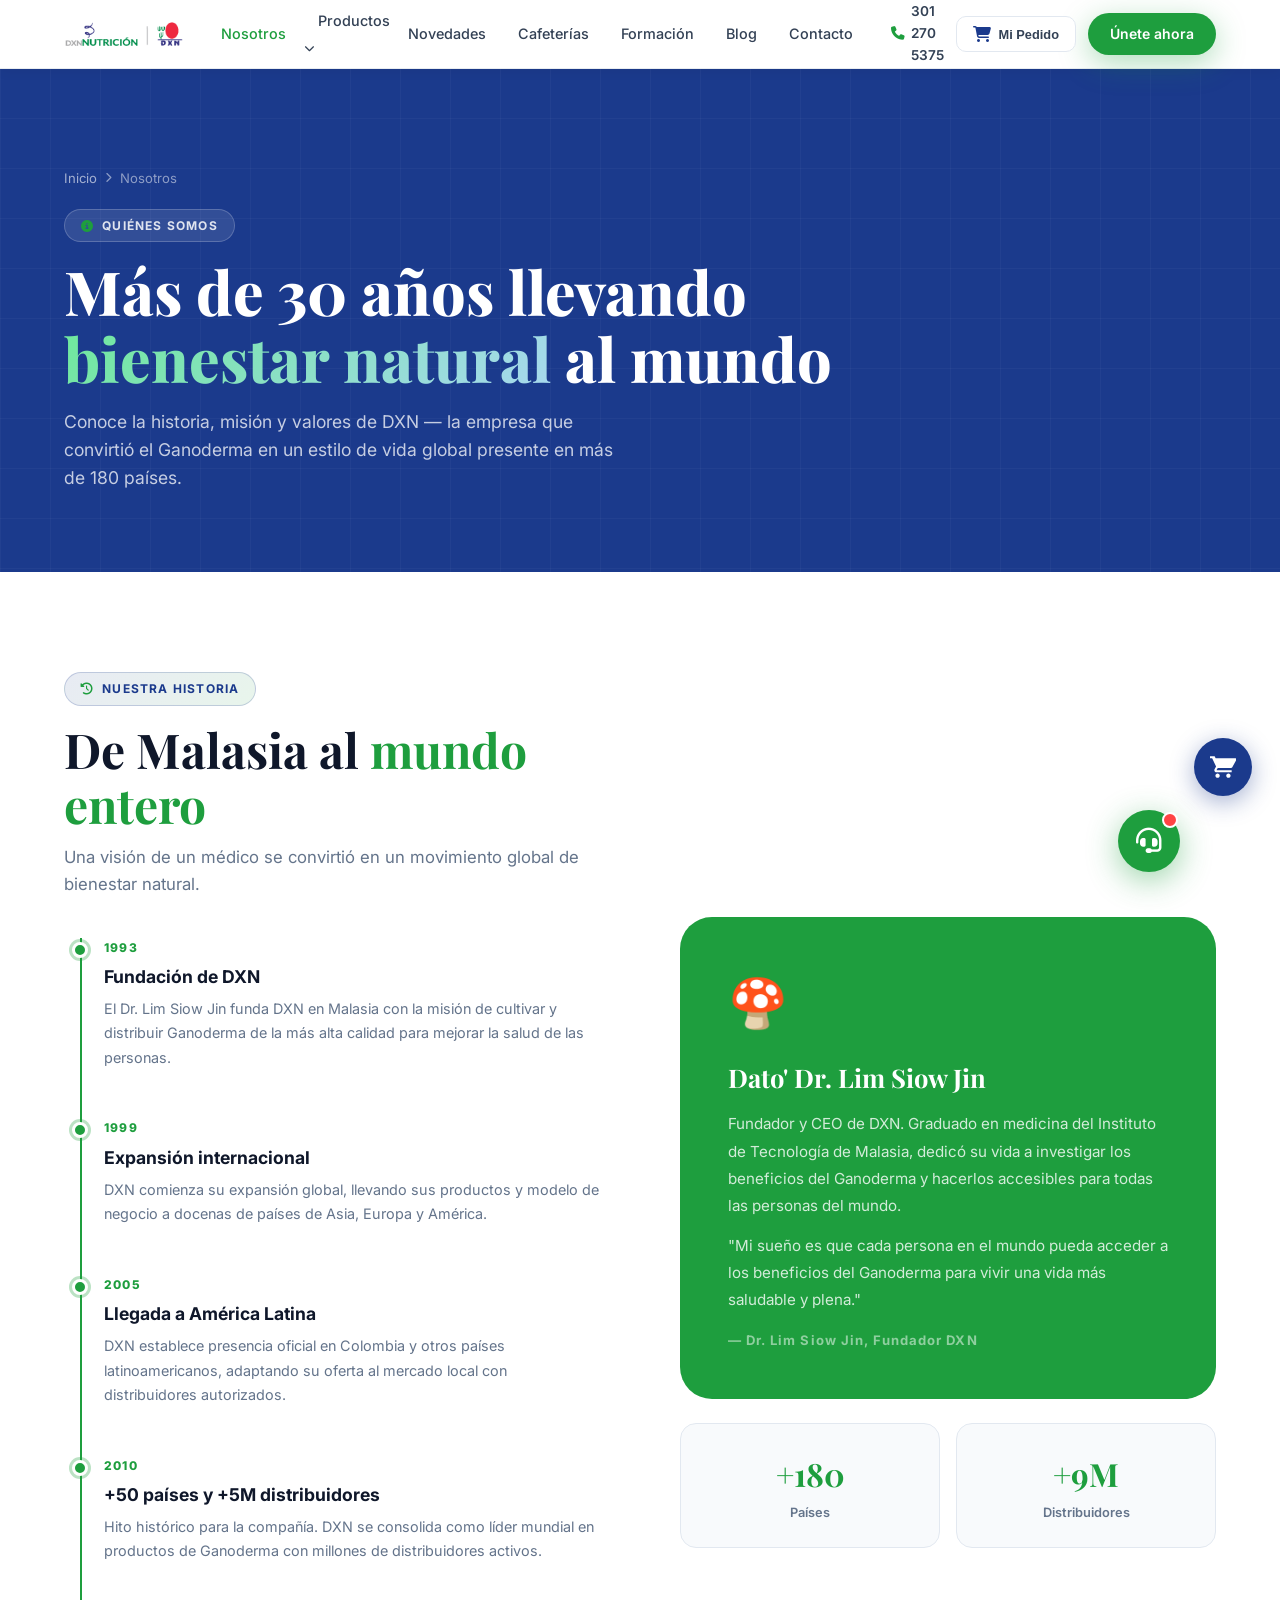
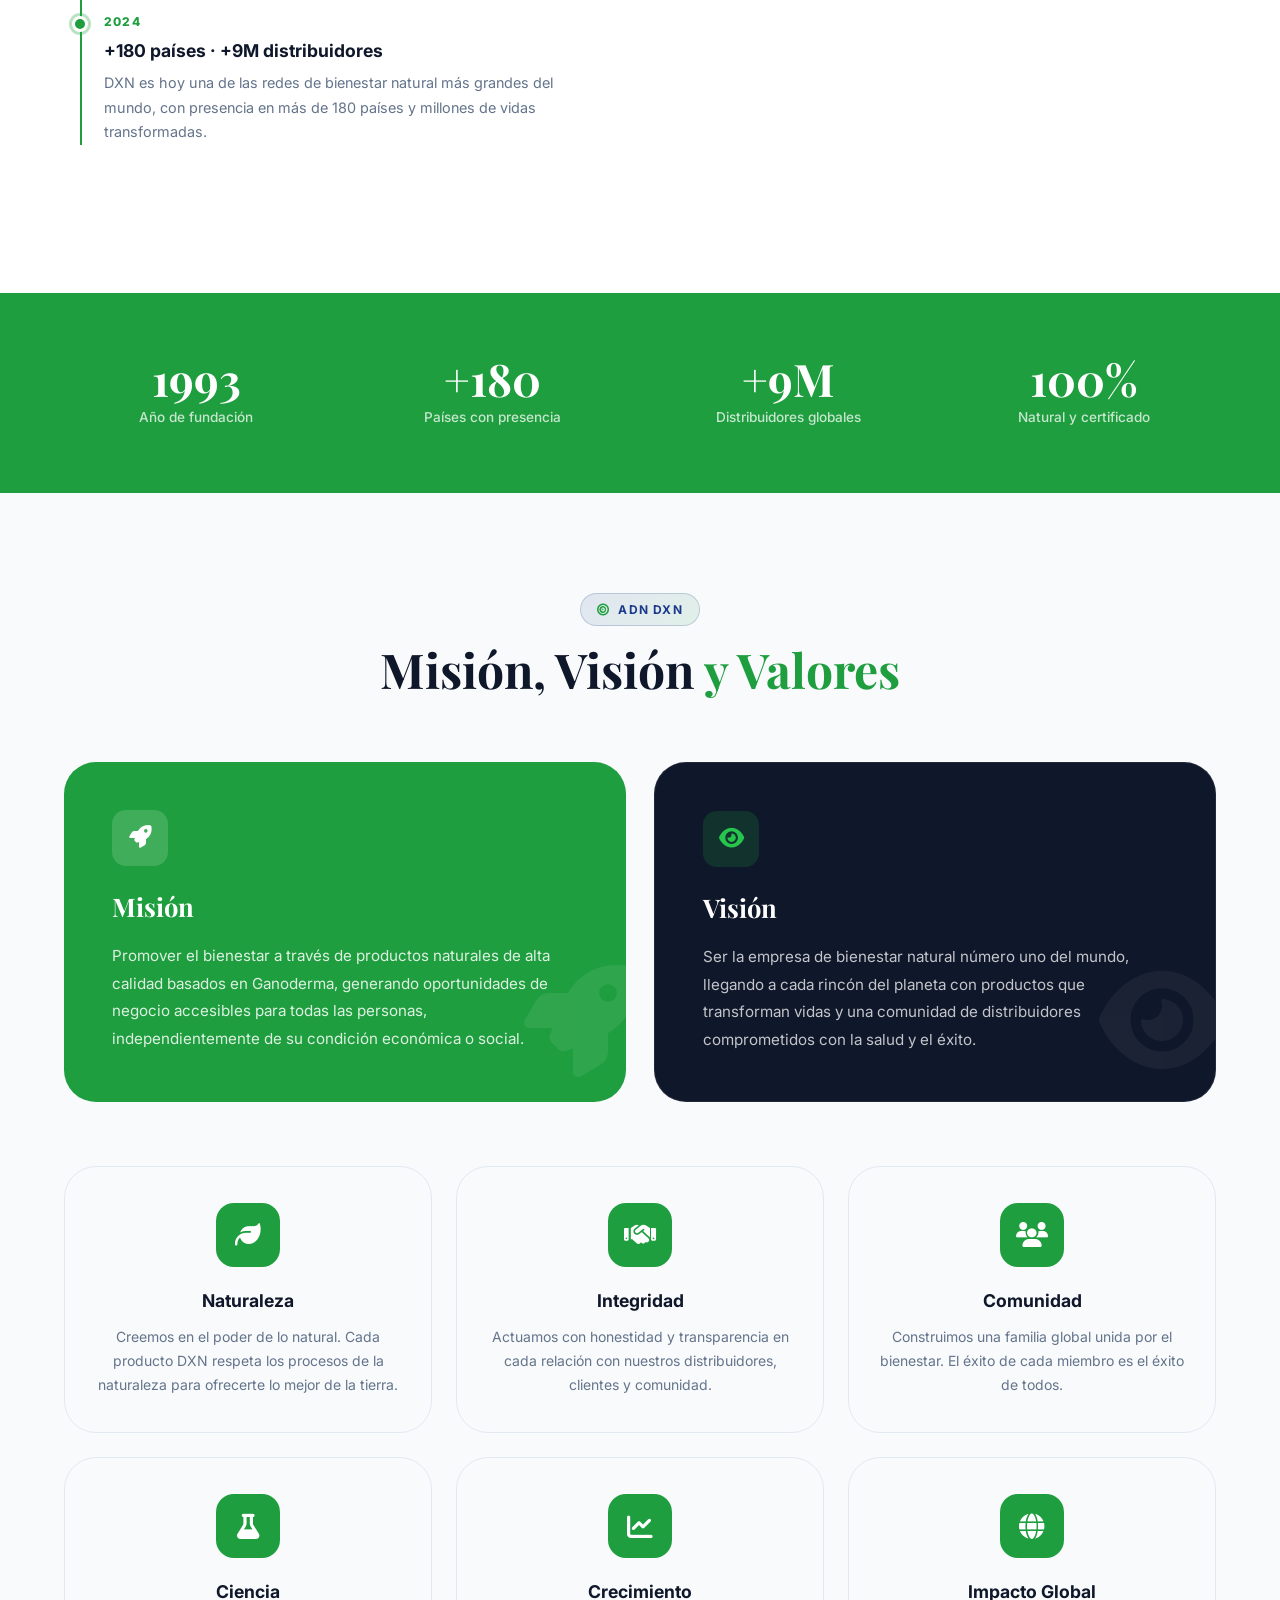
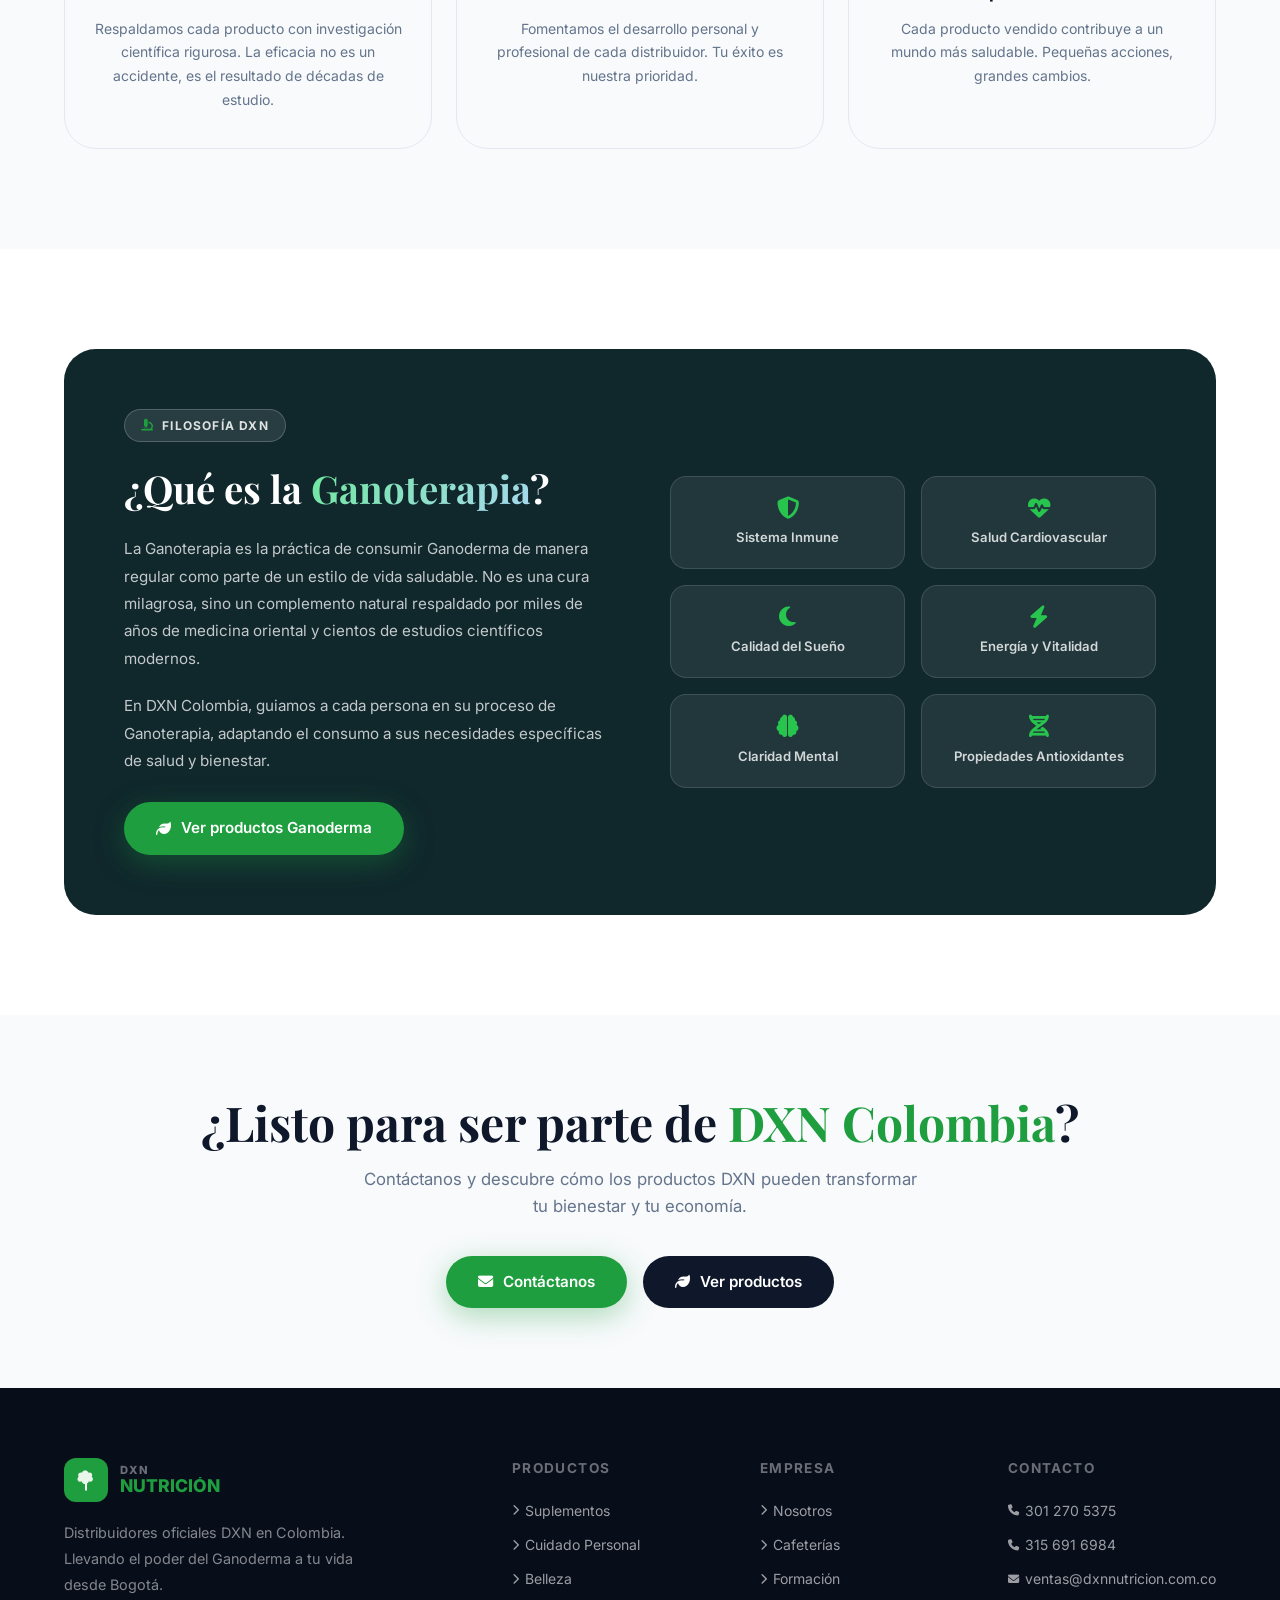
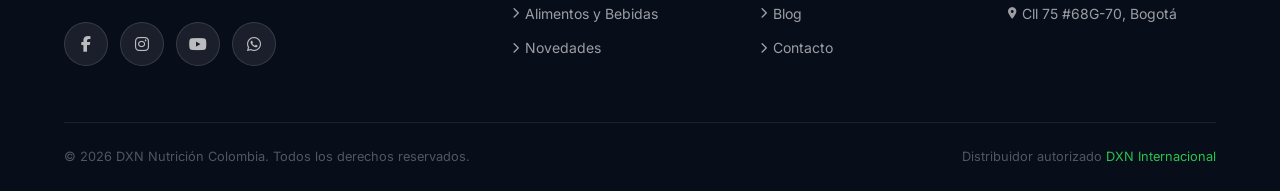
<file: nosotros.html>
﻿<!DOCTYPE html>
<html lang="es">
<head>
  <meta charset="UTF-8" /><meta name="viewport" content="width=device-width, initial-scale=1.0" />
  <title>Nosotros — DXN Nutrición Colombia</title>
  <meta name="description" content="Conoce la historia de DXN, fundada en 1993 por el Dr. Lim Siow Jin. Distribuidores oficiales en Colombia con más de 30 años de trayectoria global." />
  <link rel="preconnect" href="https://fonts.googleapis.com" /><link rel="preconnect" href="https://fonts.gstatic.com" crossorigin />
  <link href="https://fonts.googleapis.com/css2?family=Inter:wght@300;400;500;600;700;800&family=Playfair+Display:wght@600;700;800&display=swap" rel="stylesheet" />
  <link href="https://unpkg.com/aos@2.3.4/dist/aos.css" rel="stylesheet" />
  <link rel="stylesheet" href="https://cdnjs.cloudflare.com/ajax/libs/font-awesome/6.5.0/css/all.min.css" />
  <link rel="stylesheet" href="assets/css/shared.css" />
  <style>
    /* timeline */
    .timeline { position:relative; padding-left:40px; }
    .timeline::before { content:''; position:absolute; left:16px; top:0; bottom:0; width:2px; background: var(--green); }
    .tl-item { position:relative; margin-bottom:48px; }
    .tl-dot { position:absolute; left:-32px; top:4px; width:16px; height:16px; border-radius:50%; background: var(--green); border:3px solid var(--white); box-shadow:0 0 0 3px rgba(30,158,62,.3); }
    .tl-year { font-size:.75rem; font-weight:800; color:var(--green); letter-spacing:.1em; text-transform:uppercase; margin-bottom:6px; }
    .tl-title { font-size:1.1rem; font-weight:700; color:var(--gray-900); margin-bottom:6px; }
    .tl-desc { font-size:.9rem; color:var(--gray-500); line-height:1.7; }
    /* values */
    .values-grid { display:grid; grid-template-columns:repeat(3,1fr); gap:24px; }
    .value-card { padding:36px 28px; border-radius:var(--radius-xl); background:var(--gray-50); border:1px solid var(--gray-200); text-align:center; transition:var(--transition); }
    .value-card:hover { border-color:var(--green); transform:translateY(-6px); box-shadow:var(--shadow-lg); }
    .value-icon { width:64px; height:64px; background: var(--green); border-radius:18px; display:flex; align-items:center; justify-content:center; font-size:1.6rem; color:white; margin:0 auto 20px; }
    .value-card h3 { font-size:1.1rem; font-weight:700; color:var(--gray-900); margin-bottom:10px; }
    .value-card p { font-size:.875rem; color:var(--gray-500); line-height:1.7; }
    /* team */
    .team-grid { display:grid; grid-template-columns:repeat(auto-fill,minmax(240px,1fr)); gap:28px; }
    .team-card { background:var(--white); border-radius:var(--radius-xl); overflow:hidden; border:1px solid var(--gray-200); transition:var(--transition); }
    .team-card:hover { transform:translateY(-6px); box-shadow:var(--shadow-lg); }
    .team-photo { height:220px; background: var(--green); display:flex; align-items:center; justify-content:center; font-size:4rem; color:white; }
    .team-info { padding:24px; }
    .team-name { font-size:1.05rem; font-weight:700; color:var(--gray-900); }
    .team-role { font-size:.82rem; color:var(--green); font-weight:600; margin:4px 0 10px; }
    .team-desc { font-size:.85rem; color:var(--gray-500); line-height:1.6; }
    /* ganoterapia */
    .gano-feature { background:var(--gray-900); border-radius:var(--radius-xl); padding:60px; position:relative; overflow:hidden; }
    .gano-feature-bg { position:absolute; inset:0; background: var(--green); opacity:.12; }
    .gano-feature-grid { position:relative; z-index:2; display:grid; grid-template-columns:1fr 1fr; gap:60px; align-items:center; }
    .gano-feature h2 { font-family:'Playfair Display',serif; font-size:2.4rem; font-weight:700; color:white; margin-bottom:16px; }
    .gano-feature h2 span { background:linear-gradient(135deg,#6EE89B,#A8D8F0); -webkit-background-clip:text; -webkit-text-fill-color:transparent; background-clip:text; }
    .gano-feature p { color:rgba(255,255,255,.75); line-height:1.8; margin-bottom:20px; font-size:.95rem; }
    .gano-props { display:grid; grid-template-columns:1fr 1fr; gap:16px; }
    .gano-prop { background:rgba(255,255,255,.08); border:1px solid rgba(255,255,255,.12); border-radius:var(--radius); padding:20px; text-align:center; }
    .gano-prop i { font-size:1.4rem; color:var(--green-light); margin-bottom:8px; }
    .gano-prop span { display:block; font-size:.82rem; font-weight:600; color:rgba(255,255,255,.8); }
    /* stats band */
    .stats-band { background: var(--green); padding:64px 0; }
    .stats-row { display:grid; grid-template-columns:repeat(4,1fr); gap:32px; }
    .stat-item { text-align:center; }
    .stat-num { font-family:'Playfair Display',serif; font-size:2.8rem; font-weight:700; color:white; line-height:1; }
    .stat-label { font-size:.85rem; color:rgba(255,255,255,.75); font-weight:500; margin-top:6px; }
    @media(max-width:1024px){ .values-grid{grid-template-columns:1fr 1fr;} .gano-feature-grid{grid-template-columns:1fr;gap:32px;} .stats-row{grid-template-columns:repeat(2,1fr);} }
    @media(max-width:768px){ .values-grid{grid-template-columns:1fr;} .stats-row{grid-template-columns:1fr 1fr;} }
  </style>
<link rel="stylesheet" href="assets/css/chat.css" />
<link rel="stylesheet" href="assets/css/cart.css" />
</head>
<body>
<div id="mobile-overlay" onclick="closeMobileNav()"></div>
<nav id="mobile-nav">
  <div class="mobile-close" onclick="closeMobileNav()"><i class="fa-solid fa-xmark"></i></div>
  <div class="mobile-nav-links">
    <a href="nosotros.html"><i class="fa-solid fa-circle-info" style="color:var(--green);margin-right:10px"></i>Nosotros</a>
    <details><summary><span><i class="fa-solid fa-leaf" style="color:var(--green);margin-right:10px"></i>Productos</span><i class="fa-solid fa-chevron-down" style="font-size:.75rem;color:var(--gray-500)"></i></summary>
      <div class="mobile-sub">
        <a href="productos.html#suplementos"><i class="fa-solid fa-pills"></i>Suplementos</a>
        <a href="productos.html#cuidado"><i class="fa-solid fa-hand-sparkles"></i>Cuidado Personal</a>
        <a href="productos.html#belleza"><i class="fa-solid fa-star"></i>Belleza</a>
        <a href="productos.html#bebidas"><i class="fa-solid fa-mug-hot"></i>Alimentos y Bebidas</a>
        <a href="productos.html#combos"><i class="fa-solid fa-box"></i>Combos</a>
      </div>
    </details>
    <a href="novedades.html"><i class="fa-solid fa-sparkles" style="color:var(--green);margin-right:10px"></i>Novedades</a>
    <a href="cafeterias.html"><i class="fa-solid fa-store" style="color:var(--green);margin-right:10px"></i>Cafeterías</a>
    <a href="formacion.html"><i class="fa-solid fa-graduation-cap" style="color:var(--green);margin-right:10px"></i>Formación</a>
    <a href="blog.html"><i class="fa-solid fa-newspaper" style="color:var(--green);margin-right:10px"></i>Blog</a>
    <a href="contacto.html"><i class="fa-solid fa-envelope" style="color:var(--green);margin-right:10px"></i>Contacto</a>
  </div>
  <div class="mobile-cta"><a href="tel:3012705375" class="btn btn-primary"><i class="fa-solid fa-phone"></i>Llamar ahora</a></div>
</nav>

<header id="navbar">
  <div class="container">
    <nav class="nav-inner">
      <a href="index.html" class="nav-logo">
        <img src="assets/img/logo-dxn.png" alt="DXN Nutrición Colombia" class="nav-logo-img">
      </a>
      <ul class="nav-links">
        <li><a href="nosotros.html" style="color:var(--green)">Nosotros</a></li>
        <li class="has-dropdown"><a href="productos.html">Productos <i class="fa-solid fa-chevron-down" style="font-size:.65rem"></i></a>
          <div class="dropdown">
            <a href="productos.html#suplementos"><i class="fa-solid fa-pills"></i>Suplementos Dietarios</a>
            <a href="productos.html#cuidado"><i class="fa-solid fa-hand-sparkles"></i>Cuidado Personal</a>
            <a href="productos.html#belleza"><i class="fa-solid fa-star"></i>Belleza</a>
            <a href="productos.html#bebidas"><i class="fa-solid fa-mug-hot"></i>Alimentos y Bebidas</a>
            <a href="productos.html#combos"><i class="fa-solid fa-box"></i>Combos Ganoderma</a>
          </div>
        </li>
        <li><a href="novedades.html">Novedades</a></li>
        <li><a href="cafeterias.html">Cafeterías</a></li>
        <li><a href="formacion.html">Formación</a></li>
        <li><a href="blog.html">Blog</a></li>
        <li><a href="contacto.html">Contacto</a></li>
      </ul>
      <div class="nav-cta">
        <a href="tel:3012705375" class="phone"><i class="fa-solid fa-phone"></i> 301 270 5375</a>
        <button class="nav-cart-btn" onclick="toggleCart()" title="Mi pedido DXN"><i class="fa-solid fa-cart-shopping"></i><span class="cart-label">Mi Pedido</span><span class="nav-cart-count" id="nav-cart-count"></span></button>
        <a href="contacto.html" class="btn btn-primary" style="padding:10px 22px;font-size:.875rem">Únete ahora</a>
      </div>
      <div class="hamburger" onclick="openMobileNav()"><span></span><span></span><span></span></div>
    </nav>
  </div>
</header>

<!-- HERO -->
<section class="page-hero">
  <div class="page-hero-bg"></div><div class="page-hero-grid"></div>
  <div class="container">
    <div class="page-hero-content" data-aos="fade-up">
      <div class="breadcrumb"><a href="index.html">Inicio</a><i class="fa-solid fa-chevron-right"></i><span>Nosotros</span></div>
      <div class="section-tag" style="background:rgba(255,255,255,.1);border-color:rgba(255,255,255,.2);color:rgba(255,255,255,.85)"><i class="fa-solid fa-circle-info"></i>Quiénes somos</div>
      <h1>Más de 30 años llevando<br><span>bienestar natural</span> al mundo</h1>
      <p>Conoce la historia, misión y valores de DXN — la empresa que convirtió el Ganoderma en un estilo de vida global presente en más de 180 países.</p>
    </div>
  </div>
</section>

<!-- HISTORIA -->
<section style="padding:100px 0;background:var(--white)">
  <div class="container">
    <div style="display:grid;grid-template-columns:1fr 1fr;gap:80px;align-items:center">
      <div data-aos="fade-right">
        <div class="section-tag"><i class="fa-solid fa-clock-rotate-left"></i>Nuestra historia</div>
        <h2 class="section-title">De Malasia al <span>mundo entero</span></h2>
        <p class="section-sub" style="margin-bottom:40px">Una visión de un médico se convirtió en un movimiento global de bienestar natural.</p>
        <div class="timeline">
          <div class="tl-item"><div class="tl-dot"></div><div class="tl-year">1993</div><div class="tl-title">Fundación de DXN</div><div class="tl-desc">El Dr. Lim Siow Jin funda DXN en Malasia con la misión de cultivar y distribuir Ganoderma de la más alta calidad para mejorar la salud de las personas.</div></div>
          <div class="tl-item"><div class="tl-dot"></div><div class="tl-year">1999</div><div class="tl-title">Expansión internacional</div><div class="tl-desc">DXN comienza su expansión global, llevando sus productos y modelo de negocio a docenas de países de Asia, Europa y América.</div></div>
          <div class="tl-item"><div class="tl-dot"></div><div class="tl-year">2005</div><div class="tl-title">Llegada a América Latina</div><div class="tl-desc">DXN establece presencia oficial en Colombia y otros países latinoamericanos, adaptando su oferta al mercado local con distribuidores autorizados.</div></div>
          <div class="tl-item"><div class="tl-dot"></div><div class="tl-year">2010</div><div class="tl-title">+50 países y +5M distribuidores</div><div class="tl-desc">Hito histórico para la compañía. DXN se consolida como líder mundial en productos de Ganoderma con millones de distribuidores activos.</div></div>
          <div class="tl-item"><div class="tl-dot"></div><div class="tl-year">2024</div><div class="tl-title">+180 países · +9M distribuidores</div><div class="tl-desc">DXN es hoy una de las redes de bienestar natural más grandes del mundo, con presencia en más de 180 países y millones de vidas transformadas.</div></div>
        </div>
      </div>
      <div data-aos="fade-left">
        <div style="background: var(--green);border-radius:var(--radius-xl);padding:48px;color:white;margin-bottom:24px">
          <div style="font-size:3rem;margin-bottom:16px">🍄</div>
          <h3 style="font-family:'Playfair Display',serif;font-size:1.6rem;font-weight:700;margin-bottom:12px">Dato' Dr. Lim Siow Jin</h3>
          <p style="color:rgba(255,255,255,.8);line-height:1.8;font-size:.95rem">Fundador y CEO de DXN. Graduado en medicina del Instituto de Tecnología de Malasia, dedicó su vida a investigar los beneficios del Ganoderma y hacerlos accesibles para todas las personas del mundo.</p>
          <p style="color:rgba(255,255,255,.8);line-height:1.8;font-size:.95rem;margin-top:12px">"Mi sueño es que cada persona en el mundo pueda acceder a los beneficios del Ganoderma para vivir una vida más saludable y plena."</p>
          <p style="color:rgba(255,255,255,.5);font-size:.82rem;font-weight:700;margin-top:16px;letter-spacing:.08em">— Dr. Lim Siow Jin, Fundador DXN</p>
        </div>
        <div style="display:grid;grid-template-columns:1fr 1fr;gap:16px">
          <div style="background:var(--gray-50);border:1px solid var(--gray-200);border-radius:var(--radius);padding:24px;text-align:center">
            <div style="font-family:'Playfair Display',serif;font-size:2rem;font-weight:700;background: var(--green);-webkit-background-clip:text;-webkit-text-fill-color:transparent;background-clip:text">+180</div>
            <div style="font-size:.8rem;color:var(--gray-500);font-weight:600;margin-top:4px">Países</div>
          </div>
          <div style="background:var(--gray-50);border:1px solid var(--gray-200);border-radius:var(--radius);padding:24px;text-align:center">
            <div style="font-family:'Playfair Display',serif;font-size:2rem;font-weight:700;background: var(--green);-webkit-background-clip:text;-webkit-text-fill-color:transparent;background-clip:text">+9M</div>
            <div style="font-size:.8rem;color:var(--gray-500);font-weight:600;margin-top:4px">Distribuidores</div>
          </div>
        </div>
      </div>
    </div>
  </div>
</section>

<!-- STATS -->
<div class="stats-band">
  <div class="container">
    <div class="stats-row">
      <div class="stat-item" data-aos="fade-up" data-aos-delay="0"><div class="stat-num">1993</div><div class="stat-label">Año de fundación</div></div>
      <div class="stat-item" data-aos="fade-up" data-aos-delay="100"><div class="stat-num">+180</div><div class="stat-label">Países con presencia</div></div>
      <div class="stat-item" data-aos="fade-up" data-aos-delay="200"><div class="stat-num">+9M</div><div class="stat-label">Distribuidores globales</div></div>
      <div class="stat-item" data-aos="fade-up" data-aos-delay="300"><div class="stat-num">100%</div><div class="stat-label">Natural y certificado</div></div>
    </div>
  </div>
</div>

<!-- MISIÓN VISIÓN VALORES -->
<section style="padding:100px 0;background:var(--gray-50)">
  <div class="container">
    <div style="text-align:center;margin-bottom:64px" data-aos="fade-up">
      <div class="section-tag"><i class="fa-solid fa-bullseye"></i>ADN DXN</div>
      <h2 class="section-title">Misión, Visión <span>y Valores</span></h2>
    </div>
    <div style="display:grid;grid-template-columns:1fr 1fr;gap:28px;margin-bottom:64px">
      <div style="background: var(--green);border-radius:var(--radius-xl);padding:48px;color:white;position:relative;overflow:hidden" data-aos="fade-right">
        <div style="position:absolute;right:-10px;bottom:-10px;font-size:7rem;opacity:.08"><i class="fa-solid fa-rocket"></i></div>
        <div style="position:relative;z-index:2">
          <div style="width:56px;height:56px;background:rgba(255,255,255,.15);border-radius:14px;display:flex;align-items:center;justify-content:center;font-size:1.4rem;margin-bottom:20px"><i class="fa-solid fa-rocket"></i></div>
          <h3 style="font-family:'Playfair Display',serif;font-size:1.6rem;font-weight:700;margin-bottom:16px">Misión</h3>
          <p style="color:rgba(255,255,255,.85);line-height:1.8;font-size:.95rem">Promover el bienestar a través de productos naturales de alta calidad basados en Ganoderma, generando oportunidades de negocio accesibles para todas las personas, independientemente de su condición económica o social.</p>
        </div>
      </div>
      <div style="background:var(--gray-900);border-radius:var(--radius-xl);padding:48px;color:white;position:relative;overflow:hidden;border:1px solid rgba(255,255,255,.08)" data-aos="fade-left">
        <div style="position:absolute;right:-10px;bottom:-10px;font-size:7rem;opacity:.05"><i class="fa-solid fa-eye"></i></div>
        <div style="position:relative;z-index:2">
          <div style="width:56px;height:56px;background:rgba(30,158,62,.2);border-radius:14px;display:flex;align-items:center;justify-content:center;font-size:1.4rem;margin-bottom:20px;color:var(--green-light)"><i class="fa-solid fa-eye"></i></div>
          <h3 style="font-family:'Playfair Display',serif;font-size:1.6rem;font-weight:700;margin-bottom:16px">Visión</h3>
          <p style="color:rgba(255,255,255,.75);line-height:1.8;font-size:.95rem">Ser la empresa de bienestar natural número uno del mundo, llegando a cada rincón del planeta con productos que transforman vidas y una comunidad de distribuidores comprometidos con la salud y el éxito.</p>
        </div>
      </div>
    </div>
    <div class="values-grid">
      <div class="value-card" data-aos="fade-up" data-aos-delay="0"><div class="value-icon"><i class="fa-solid fa-leaf"></i></div><h3>Naturaleza</h3><p>Creemos en el poder de lo natural. Cada producto DXN respeta los procesos de la naturaleza para ofrecerte lo mejor de la tierra.</p></div>
      <div class="value-card" data-aos="fade-up" data-aos-delay="100"><div class="value-icon"><i class="fa-solid fa-handshake"></i></div><h3>Integridad</h3><p>Actuamos con honestidad y transparencia en cada relación con nuestros distribuidores, clientes y comunidad.</p></div>
      <div class="value-card" data-aos="fade-up" data-aos-delay="200"><div class="value-icon"><i class="fa-solid fa-users"></i></div><h3>Comunidad</h3><p>Construimos una familia global unida por el bienestar. El éxito de cada miembro es el éxito de todos.</p></div>
      <div class="value-card" data-aos="fade-up" data-aos-delay="0"><div class="value-icon"><i class="fa-solid fa-flask"></i></div><h3>Ciencia</h3><p>Respaldamos cada producto con investigación científica rigurosa. La eficacia no es un accidente, es el resultado de décadas de estudio.</p></div>
      <div class="value-card" data-aos="fade-up" data-aos-delay="100"><div class="value-icon"><i class="fa-solid fa-chart-line"></i></div><h3>Crecimiento</h3><p>Fomentamos el desarrollo personal y profesional de cada distribuidor. Tu éxito es nuestra prioridad.</p></div>
      <div class="value-card" data-aos="fade-up" data-aos-delay="200"><div class="value-icon"><i class="fa-solid fa-globe"></i></div><h3>Impacto Global</h3><p>Cada producto vendido contribuye a un mundo más saludable. Pequeñas acciones, grandes cambios.</p></div>
    </div>
  </div>
</section>

<!-- GANOTERAPIA -->
<section id="ganoterapia" style="padding:100px 0;background:var(--white)">
  <div class="container">
    <div class="gano-feature" data-aos="fade-up">
      <div class="gano-feature-bg"></div>
      <div class="gano-feature-grid">
        <div>
          <div class="section-tag" style="background:rgba(255,255,255,.1);border-color:rgba(255,255,255,.2);color:rgba(255,255,255,.85)"><i class="fa-solid fa-microscope"></i>Filosofía DXN</div>
          <h2>¿Qué es la <span>Ganoterapia</span>?</h2>
          <p>La Ganoterapia es la práctica de consumir Ganoderma de manera regular como parte de un estilo de vida saludable. No es una cura milagrosa, sino un complemento natural respaldado por miles de años de medicina oriental y cientos de estudios científicos modernos.</p>
          <p>En DXN Colombia, guiamos a cada persona en su proceso de Ganoterapia, adaptando el consumo a sus necesidades específicas de salud y bienestar.</p>
          <a href="productos.html" class="btn btn-primary" style="margin-top:8px"><i class="fa-solid fa-leaf"></i>Ver productos Ganoderma</a>
        </div>
        <div class="gano-props">
          <div class="gano-prop"><i class="fa-solid fa-shield-halved"></i><span>Sistema Inmune</span></div>
          <div class="gano-prop"><i class="fa-solid fa-heart-pulse"></i><span>Salud Cardiovascular</span></div>
          <div class="gano-prop"><i class="fa-solid fa-moon"></i><span>Calidad del Sueño</span></div>
          <div class="gano-prop"><i class="fa-solid fa-bolt"></i><span>Energía y Vitalidad</span></div>
          <div class="gano-prop"><i class="fa-solid fa-brain"></i><span>Claridad Mental</span></div>
          <div class="gano-prop"><i class="fa-solid fa-dna"></i><span>Propiedades Antioxidantes</span></div>
        </div>
      </div>
    </div>
  </div>
</section>

<!-- CTA -->
<section style="padding:80px 0;background:var(--gray-50)">
  <div class="container" style="text-align:center">
    <div data-aos="fade-up">
      <h2 class="section-title" style="margin-bottom:16px">¿Listo para ser parte de <span>DXN Colombia</span>?</h2>
      <p class="section-sub" style="margin:0 auto 36px">Contáctanos y descubre cómo los productos DXN pueden transformar tu bienestar y tu economía.</p>
      <div style="display:flex;gap:16px;justify-content:center;flex-wrap:wrap">
        <a href="contacto.html" class="btn btn-primary"><i class="fa-solid fa-envelope"></i>Contáctanos</a>
        <a href="productos.html" class="btn btn-dark"><i class="fa-solid fa-leaf"></i>Ver productos</a>
      </div>
    </div>
  </div>
</section>

<!-- FOOTER -->
<footer>
  <div class="container">
    <div class="footer-grid">
      <div class="footer-brand">
        <a href="index.html" class="nav-logo">
          <div class="nav-logo-icon"><svg viewBox="0 0 32 32"><path d="M16 4c-2 0-4 1-5 3-1.5-.5-3-.2-4 1s-.8 3 0 4c-1.5 1-2 3-1 4.5s3 2 4.5 1c.5 2 2.5 3.5 4.5 3.5s4-1.5 4.5-3.5c1.5 1 3.5.5 4.5-1s.5-3.5-1-4.5c.8-1 .8-3 0-4s-2.5-1.5-4-1c-1-2-3-3-5-3z" opacity=".9"/><line x1="16" y1="21" x2="16" y2="28" stroke="white" stroke-width="2.5" stroke-linecap="round"/></svg></div>
          <div class="nav-logo-text"><span class="dxn" style="color:rgba(255,255,255,.4)">DXN</span><span class="nutricion">NUTRICIÓN</span></div>
        </a>
        <p>Distribuidores oficiales DXN en Colombia. Llevando el poder del Ganoderma a tu vida desde Bogotá.</p>
        <div class="social-links">
          <a href="#" class="social-link"><i class="fa-brands fa-facebook-f"></i></a>
          <a href="#" class="social-link"><i class="fa-brands fa-instagram"></i></a>
          <a href="#" class="social-link"><i class="fa-brands fa-youtube"></i></a>
          <a href="https://wa.me/573223153360" target="_blank" class="social-link"><i class="fa-brands fa-whatsapp"></i></a>
        </div>
      </div>
      <div class="footer-col"><h4>Productos</h4><ul>
        <li><a href="productos.html#suplementos"><i class="fa-solid fa-chevron-right"></i>Suplementos</a></li>
        <li><a href="productos.html#cuidado"><i class="fa-solid fa-chevron-right"></i>Cuidado Personal</a></li>
        <li><a href="productos.html#belleza"><i class="fa-solid fa-chevron-right"></i>Belleza</a></li>
        <li><a href="productos.html#bebidas"><i class="fa-solid fa-chevron-right"></i>Alimentos y Bebidas</a></li>
        <li><a href="novedades.html"><i class="fa-solid fa-chevron-right"></i>Novedades</a></li>
      </ul></div>
      <div class="footer-col"><h4>Empresa</h4><ul>
        <li><a href="nosotros.html"><i class="fa-solid fa-chevron-right"></i>Nosotros</a></li>
        <li><a href="cafeterias.html"><i class="fa-solid fa-chevron-right"></i>Cafeterías</a></li>
        <li><a href="formacion.html"><i class="fa-solid fa-chevron-right"></i>Formación</a></li>
        <li><a href="blog.html"><i class="fa-solid fa-chevron-right"></i>Blog</a></li>
        <li><a href="contacto.html"><i class="fa-solid fa-chevron-right"></i>Contacto</a></li>
      </ul></div>
      <div class="footer-col"><h4>Contacto</h4><ul>
        <li><a href="tel:3012705375"><i class="fa-solid fa-phone"></i>301 270 5375</a></li>
        <li><a href="tel:3156916984"><i class="fa-solid fa-phone"></i>315 691 6984</a></li>
        <li><a href="mailto:ventas@dxnnutricion.com.co"><i class="fa-solid fa-envelope"></i>ventas@dxnnutricion.com.co</a></li>
        <li><a href="#"><i class="fa-solid fa-location-dot"></i>Cll 75 #68G-70, Bogotá</a></li>
      </ul></div>
    </div>
    <div class="footer-bottom">
      <p>© 2026 DXN Nutrición Colombia. Todos los derechos reservados.</p>
      <p>Distribuidor autorizado <a href="https://www.dxn2u.com" target="_blank">DXN Internacional</a></p>
    </div>
  </div>
</footer>

<script src="https://unpkg.com/aos@2.3.4/dist/aos.js"></script>
<script>
  AOS.init({duration:700,once:true,offset:60});
  const navbar=document.getElementById('navbar');
  window.addEventListener('scroll',()=>navbar.classList.toggle('scrolled',window.scrollY>40));
  function openMobileNav(){document.getElementById('mobile-nav').classList.add('open');document.getElementById('mobile-overlay').classList.add('open');document.body.style.overflow='hidden';}
  function closeMobileNav(){document.getElementById('mobile-nav').classList.remove('open');document.getElementById('mobile-overlay').classList.remove('open');document.body.style.overflow='';}
</script>
<script src="assets/js/chat.js"></script>
<script src="assets/js/cart.js"></script>
</body>
</html>
</file>
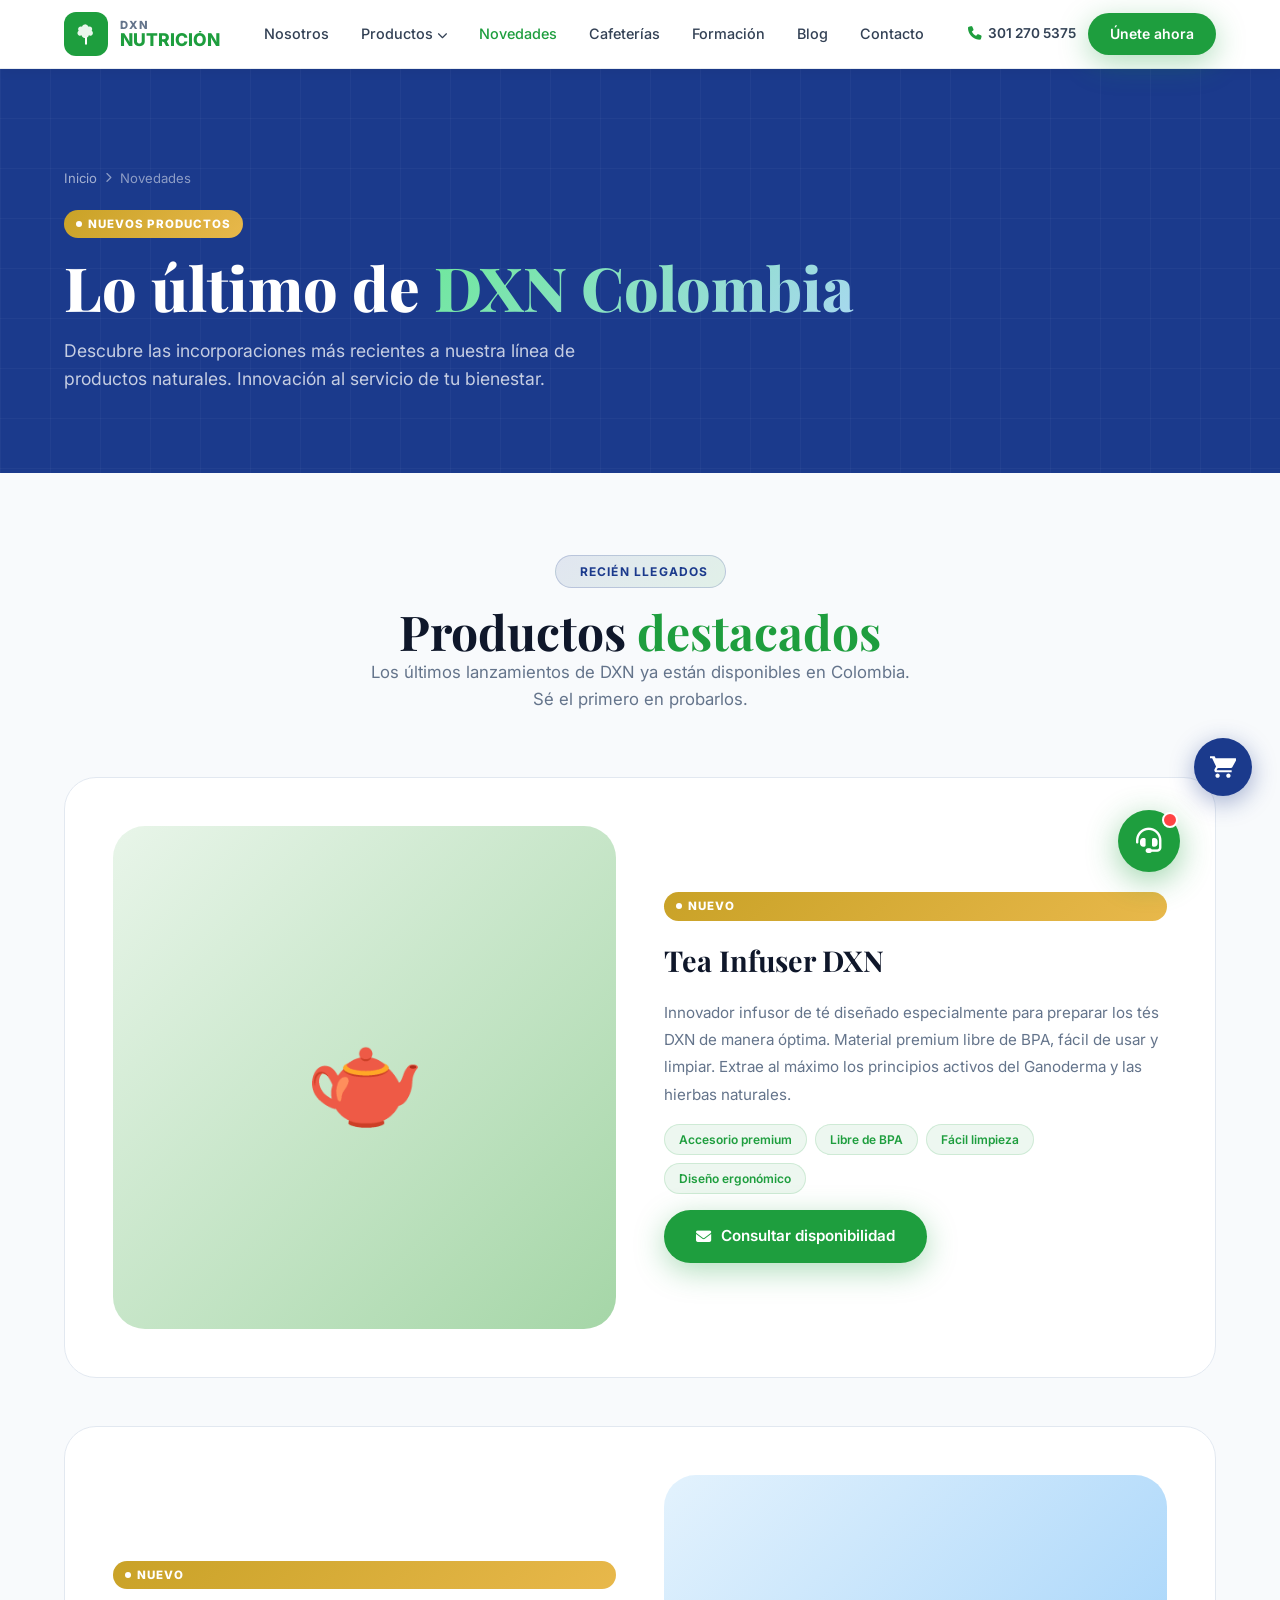
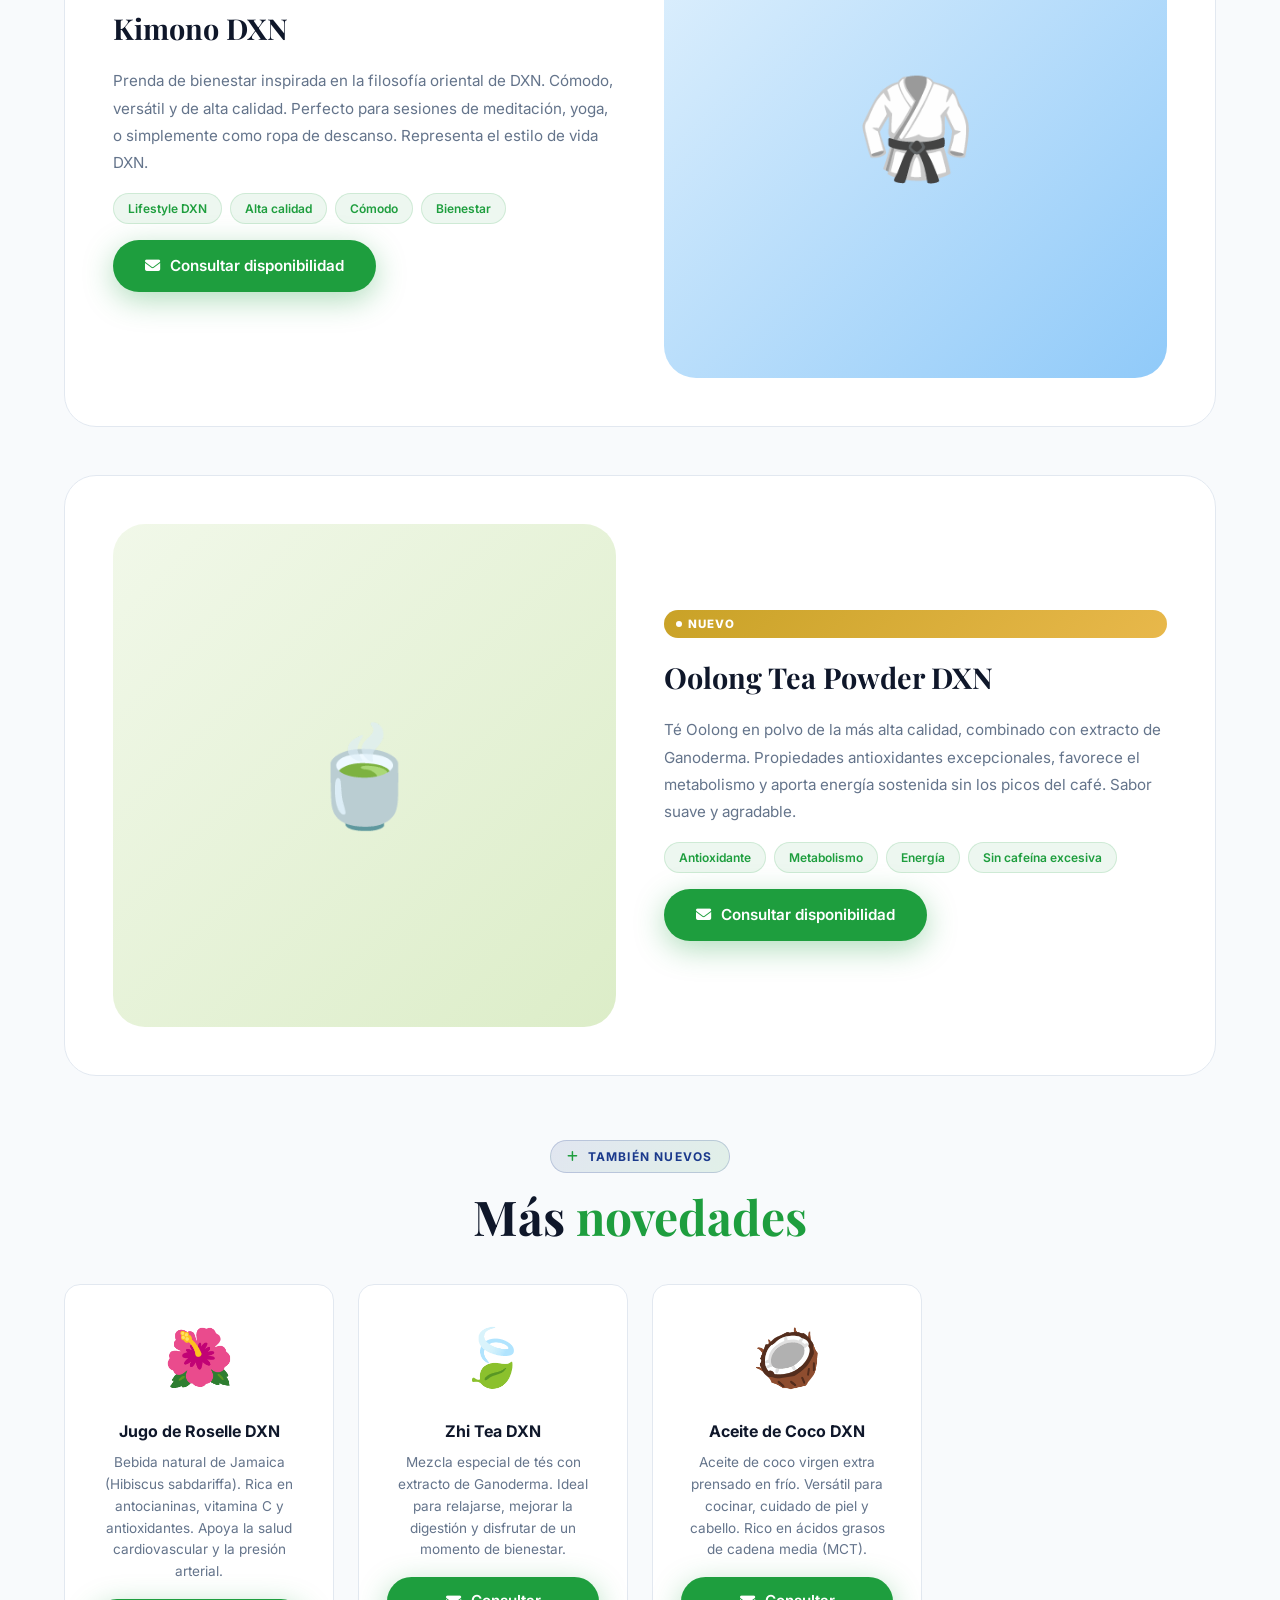
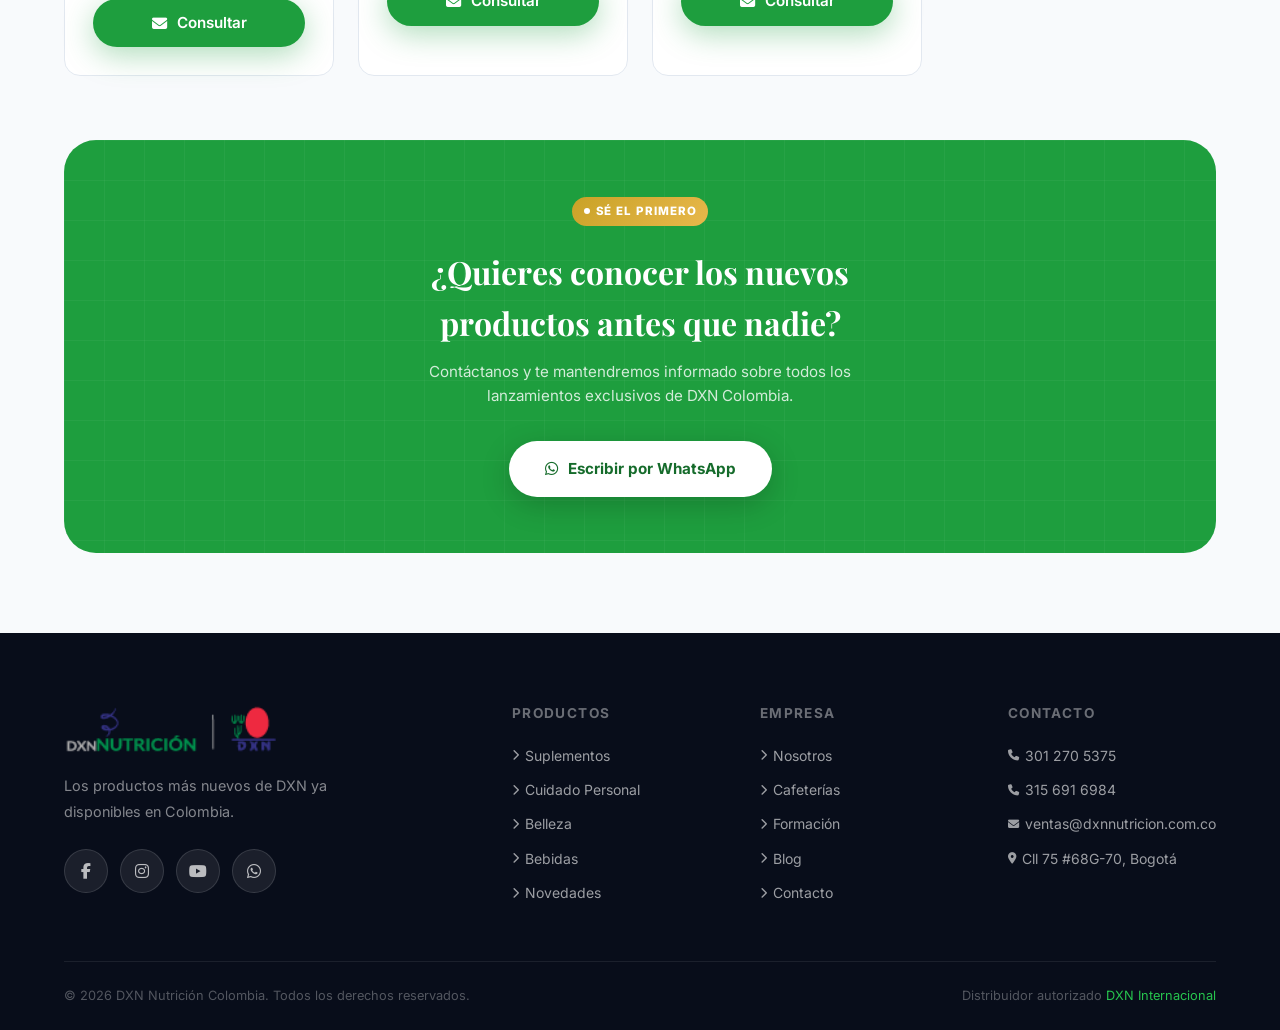
<file: novedades.html>
﻿<!DOCTYPE html>
<html lang="es">
<head>
  <meta charset="UTF-8" /><meta name="viewport" content="width=device-width, initial-scale=1.0" />
  <title>Novedades — DXN Nutrición Colombia</title>
  <meta name="description" content="Descubre los últimos productos DXN: Tea Infuser, Kimono, Oolong Tea, Jugo de Roselle, Zhi Tea y Aceite de Coco. Novedades naturales para tu bienestar." />
  <link rel="preconnect" href="https://fonts.googleapis.com" /><link rel="preconnect" href="https://fonts.gstatic.com" crossorigin />
  <link href="https://fonts.googleapis.com/css2?family=Inter:wght@300;400;500;600;700;800&family=Playfair+Display:wght@600;700;800&display=swap" rel="stylesheet" />
  <link href="https://unpkg.com/aos@2.3.4/dist/aos.css" rel="stylesheet" />
  <link rel="stylesheet" href="https://cdnjs.cloudflare.com/ajax/libs/font-awesome/6.5.0/css/all.min.css" />
  <link rel="stylesheet" href="assets/css/shared.css" />
  <style>
    .nuevo-badge { display:inline-flex; align-items:center; gap:6px; background:linear-gradient(135deg,#C9A227,#E8B84B); color:white; font-size:.72rem; font-weight:800; letter-spacing:.08em; text-transform:uppercase; padding:5px 12px; border-radius:100px; }
    .nuevo-badge .dot { width:6px; height:6px; background:white; border-radius:50%; animation:pulse 2s infinite; }
    @keyframes pulse{0%,100%{opacity:1;transform:scale(1)}50%{opacity:.5;transform:scale(1.5)}}
    .novedad-featured { display:grid; grid-template-columns:1fr 1fr; gap:48px; align-items:center; background:var(--white); border:1px solid var(--gray-200); border-radius:var(--radius-xl); padding:48px; margin-bottom:48px; transition:var(--transition); }
    .novedad-featured:hover { box-shadow:var(--shadow-lg); border-color:rgba(30,158,62,.3); }
    .novedad-featured:nth-child(even) { direction:rtl; }
    .novedad-featured:nth-child(even) > * { direction:ltr; }
    .novedad-img { aspect-ratio:1; border-radius:var(--radius-xl); display:flex; align-items:center; justify-content:center; font-size:6rem; }
    .novedad-body { display:flex; flex-direction:column; gap:16px; }
    .novedad-body h2 { font-family:'Playfair Display',serif; font-size:1.8rem; font-weight:700; color:var(--gray-900); }
    .novedad-body p { font-size:.95rem; color:var(--gray-500); line-height:1.8; }
    .novedad-tags { display:flex; flex-wrap:wrap; gap:8px; }
    .novedad-tags span { background:rgba(30,158,62,.08); color:var(--green); font-size:.75rem; font-weight:600; padding:5px 14px; border-radius:100px; border:1px solid rgba(30,158,62,.15); }
    .products-mini-grid { display:grid; grid-template-columns:repeat(auto-fill,minmax(240px,1fr)); gap:24px; }
    .mini-card { background:var(--white); border-radius:var(--radius); border:1px solid var(--gray-200); padding:28px; text-align:center; transition:var(--transition); }
    .mini-card:hover { transform:translateY(-6px); box-shadow:var(--shadow-lg); border-color:rgba(30,158,62,.3); }
    .mini-icon { font-size:3.5rem; margin-bottom:16px; }
    .mini-name { font-size:1rem; font-weight:700; color:var(--gray-900); margin-bottom:8px; }
    .mini-desc { font-size:.85rem; color:var(--gray-500); line-height:1.6; margin-bottom:16px; }
    @media(max-width:768px){ .novedad-featured{grid-template-columns:1fr;} .novedad-featured:nth-child(even){direction:ltr;} }
  </style>
<link rel="stylesheet" href="assets/css/chat.css" />
<link rel="stylesheet" href="assets/css/cart.css" />
</head>
<body>
<div id="mobile-overlay" onclick="closeMobileNav()"></div>
<nav id="mobile-nav">
  <div class="mobile-close" onclick="closeMobileNav()"><i class="fa-solid fa-xmark"></i></div>
  <div class="mobile-nav-links">
    <a href="nosotros.html"><i class="fa-solid fa-circle-info" style="color:var(--green);margin-right:10px"></i>Nosotros</a>
    <details><summary><span><i class="fa-solid fa-leaf" style="color:var(--green);margin-right:10px"></i>Productos</span><i class="fa-solid fa-chevron-down" style="font-size:.75rem;color:var(--gray-500)"></i></summary>
      <div class="mobile-sub"><a href="productos.html#suplementos"><i class="fa-solid fa-pills"></i>Suplementos</a><a href="productos.html#cuidado"><i class="fa-solid fa-hand-sparkles"></i>Cuidado Personal</a><a href="productos.html#belleza"><i class="fa-solid fa-star"></i>Belleza</a><a href="productos.html#bebidas"><i class="fa-solid fa-mug-hot"></i>Alimentos y Bebidas</a><a href="productos.html#combos"><i class="fa-solid fa-box"></i>Combos</a></div>
    </details>
    <a href="novedades.html" style="color:var(--green)"><i class="fa-solid fa-sparkles" style="color:var(--green);margin-right:10px"></i>Novedades</a>
    <a href="cafeterias.html"><i class="fa-solid fa-store" style="color:var(--green);margin-right:10px"></i>Cafeterías</a>
    <a href="formacion.html"><i class="fa-solid fa-graduation-cap" style="color:var(--green);margin-right:10px"></i>Formación</a>
    <a href="blog.html"><i class="fa-solid fa-newspaper" style="color:var(--green);margin-right:10px"></i>Blog</a>
    <a href="contacto.html"><i class="fa-solid fa-envelope" style="color:var(--green);margin-right:10px"></i>Contacto</a>
  </div>
  <div class="mobile-cta"><a href="tel:3012705375" class="btn btn-primary"><i class="fa-solid fa-phone"></i>Llamar ahora</a></div>
</nav>

<header id="navbar">
  <div class="container">
    <nav class="nav-inner">
      <a href="index.html" class="nav-logo"><div class="nav-logo-icon"><svg viewBox="0 0 32 32"><path d="M16 4c-2 0-4 1-5 3-1.5-.5-3-.2-4 1s-.8 3 0 4c-1.5 1-2 3-1 4.5s3 2 4.5 1c.5 2 2.5 3.5 4.5 3.5s4-1.5 4.5-3.5c1.5 1 3.5.5 4.5-1s.5-3.5-1-4.5c.8-1 .8-3 0-4s-2.5-1.5-4-1c-1-2-3-3-5-3z" opacity=".9"/><line x1="16" y1="21" x2="16" y2="28" stroke="white" stroke-width="2.5" stroke-linecap="round"/></svg></div><div class="nav-logo-text"><span class="dxn">DXN</span><span class="nutricion">NUTRICIÓN</span></div></a>
      <ul class="nav-links">
        <li><a href="nosotros.html">Nosotros</a></li>
        <li class="has-dropdown"><a href="productos.html">Productos <i class="fa-solid fa-chevron-down" style="font-size:.65rem"></i></a><div class="dropdown"><a href="productos.html#suplementos"><i class="fa-solid fa-pills"></i>Suplementos Dietarios</a><a href="productos.html#cuidado"><i class="fa-solid fa-hand-sparkles"></i>Cuidado Personal</a><a href="productos.html#belleza"><i class="fa-solid fa-star"></i>Belleza</a><a href="productos.html#bebidas"><i class="fa-solid fa-mug-hot"></i>Alimentos y Bebidas</a><a href="productos.html#combos"><i class="fa-solid fa-box"></i>Combos Ganoderma</a></div></li>
        <li><a href="novedades.html" style="color:var(--green)">Novedades</a></li>
        <li><a href="cafeterias.html">Cafeterías</a></li>
        <li><a href="formacion.html">Formación</a></li>
        <li><a href="blog.html">Blog</a></li>
        <li><a href="contacto.html">Contacto</a></li>
      </ul>
      <div class="nav-cta"><a href="tel:3012705375" class="phone"><i class="fa-solid fa-phone"></i> 301 270 5375</a><a href="contacto.html" class="btn btn-primary" style="padding:10px 22px;font-size:.875rem">Únete ahora</a></div>
      <div class="hamburger" onclick="openMobileNav()"><span></span><span></span><span></span></div>
    </nav>
  </div>
</header>

<section class="page-hero">
  <div class="page-hero-bg"></div><div class="page-hero-grid"></div>
  <div class="container">
    <div class="page-hero-content" data-aos="fade-up">
      <div class="breadcrumb"><a href="index.html">Inicio</a><i class="fa-solid fa-chevron-right"></i><span>Novedades</span></div>
      <div class="nuevo-badge"><span class="dot"></span>Nuevos productos</div>
      <h1 style="margin-top:16px">Lo último de <span>DXN Colombia</span></h1>
      <p>Descubre las incorporaciones más recientes a nuestra línea de productos naturales. Innovación al servicio de tu bienestar.</p>
    </div>
  </div>
</section>

<section style="padding:80px 0;background:var(--gray-50)">
  <div class="container">

    <div style="text-align:center;margin-bottom:64px" data-aos="fade-up">
      <div class="section-tag"><i class="fa-solid fa-sparkles"></i>Recién llegados</div>
      <h2 class="section-title">Productos <span>destacados</span></h2>
      <p class="section-sub" style="margin:0 auto">Los últimos lanzamientos de DXN ya están disponibles en Colombia. Sé el primero en probarlos.</p>
    </div>

    <div data-aos="fade-up">
      <div class="novedad-featured">
        <div class="novedad-img" style="background:linear-gradient(135deg,#e8f5e9,#a5d6a7)">🫖</div>
        <div class="novedad-body">
          <div class="nuevo-badge"><span class="dot"></span>Nuevo</div>
          <h2>Tea Infuser DXN</h2>
          <p>Innovador infusor de té diseñado especialmente para preparar los tés DXN de manera óptima. Material premium libre de BPA, fácil de usar y limpiar. Extrae al máximo los principios activos del Ganoderma y las hierbas naturales.</p>
          <div class="novedad-tags"><span>Accesorio premium</span><span>Libre de BPA</span><span>Fácil limpieza</span><span>Diseño ergonómico</span></div>
          <a href="contacto.html" class="btn btn-primary" style="align-self:flex-start"><i class="fa-solid fa-envelope"></i>Consultar disponibilidad</a>
        </div>
      </div>

      <div class="novedad-featured">
        <div class="novedad-img" style="background:linear-gradient(135deg,#e3f2fd,#90caf9)">🥋</div>
        <div class="novedad-body">
          <div class="nuevo-badge"><span class="dot"></span>Nuevo</div>
          <h2>Kimono DXN</h2>
          <p>Prenda de bienestar inspirada en la filosofía oriental de DXN. Cómodo, versátil y de alta calidad. Perfecto para sesiones de meditación, yoga, o simplemente como ropa de descanso. Representa el estilo de vida DXN.</p>
          <div class="novedad-tags"><span>Lifestyle DXN</span><span>Alta calidad</span><span>Cómodo</span><span>Bienestar</span></div>
          <a href="contacto.html" class="btn btn-primary" style="align-self:flex-start"><i class="fa-solid fa-envelope"></i>Consultar disponibilidad</a>
        </div>
      </div>

      <div class="novedad-featured">
        <div class="novedad-img" style="background:linear-gradient(135deg,#f1f8e9,#dcedc8)">🍵</div>
        <div class="novedad-body">
          <div class="nuevo-badge"><span class="dot"></span>Nuevo</div>
          <h2>Oolong Tea Powder DXN</h2>
          <p>Té Oolong en polvo de la más alta calidad, combinado con extracto de Ganoderma. Propiedades antioxidantes excepcionales, favorece el metabolismo y aporta energía sostenida sin los picos del café. Sabor suave y agradable.</p>
          <div class="novedad-tags"><span>Antioxidante</span><span>Metabolismo</span><span>Energía</span><span>Sin cafeína excesiva</span></div>
          <a href="contacto.html" class="btn btn-primary" style="align-self:flex-start"><i class="fa-solid fa-envelope"></i>Consultar disponibilidad</a>
        </div>
      </div>
    </div>

    <!-- Mini grid de los demás -->
    <div style="margin-top:64px" data-aos="fade-up">
      <div style="text-align:center;margin-bottom:40px">
        <div class="section-tag"><i class="fa-solid fa-plus"></i>También nuevos</div>
        <h2 class="section-title">Más <span>novedades</span></h2>
      </div>
      <div class="products-mini-grid">
        <div class="mini-card">
          <div class="mini-icon">🌺</div>
          <div class="mini-name">Jugo de Roselle DXN</div>
          <div class="mini-desc">Bebida natural de Jamaica (Hibiscus sabdariffa). Rica en antocianinas, vitamina C y antioxidantes. Apoya la salud cardiovascular y la presión arterial.</div>
          <a href="contacto.html" class="btn btn-primary" style="width:100%;justify-content:center;padding:12px"><i class="fa-solid fa-envelope"></i>Consultar</a>
        </div>
        <div class="mini-card">
          <div class="mini-icon">🍃</div>
          <div class="mini-name">Zhi Tea DXN</div>
          <div class="mini-desc">Mezcla especial de tés con extracto de Ganoderma. Ideal para relajarse, mejorar la digestión y disfrutar de un momento de bienestar.</div>
          <a href="contacto.html" class="btn btn-primary" style="width:100%;justify-content:center;padding:12px"><i class="fa-solid fa-envelope"></i>Consultar</a>
        </div>
        <div class="mini-card">
          <div class="mini-icon">🥥</div>
          <div class="mini-name">Aceite de Coco DXN</div>
          <div class="mini-desc">Aceite de coco virgen extra prensado en frío. Versátil para cocinar, cuidado de piel y cabello. Rico en ácidos grasos de cadena media (MCT).</div>
          <a href="contacto.html" class="btn btn-primary" style="width:100%;justify-content:center;padding:12px"><i class="fa-solid fa-envelope"></i>Consultar</a>
        </div>
      </div>
    </div>

    <!-- CTA newsletter -->
    <div style="background: var(--green);border-radius:var(--radius-xl);padding:56px;text-align:center;margin-top:64px;position:relative;overflow:hidden" data-aos="fade-up">
      <div style="position:absolute;inset:0;background-image:linear-gradient(rgba(255,255,255,.04) 1px,transparent 1px),linear-gradient(90deg,rgba(255,255,255,.04) 1px,transparent 1px);background-size:40px 40px"></div>
      <div style="position:relative;z-index:2">
        <div class="nuevo-badge" style="margin:0 auto 20px"><span class="dot"></span>Sé el primero</div>
        <h2 style="font-family:'Playfair Display',serif;font-size:2rem;font-weight:700;color:white;margin-bottom:12px">¿Quieres conocer los nuevos<br>productos antes que nadie?</h2>
        <p style="color:rgba(255,255,255,.8);max-width:480px;margin:0 auto 32px;font-size:.95rem">Contáctanos y te mantendremos informado sobre todos los lanzamientos exclusivos de DXN Colombia.</p>
        <a href="https://wa.me/573012705375" target="_blank" class="btn" style="background:white;color:var(--green-dark);font-weight:700;padding:16px 36px;box-shadow:0 8px 30px rgba(0,0,0,.2)"><i class="fa-brands fa-whatsapp"></i>Escribir por WhatsApp</a>
      </div>
    </div>
  </div>
</section>

<footer>
  <div class="container">
    <div class="footer-grid">
      <div class="footer-brand"><a href="index.html" class="nav-logo"><img src="assets/img/logo-dxn.png" alt="DXN Nutrición Colombia" class="nav-logo-img"></a><p>Los productos más nuevos de DXN ya disponibles en Colombia.</p><div class="social-links"><a href="#" class="social-link"><i class="fa-brands fa-facebook-f"></i></a><a href="#" class="social-link"><i class="fa-brands fa-instagram"></i></a><a href="#" class="social-link"><i class="fa-brands fa-youtube"></i></a><a href="https://wa.me/573012705375" target="_blank" class="social-link"><i class="fa-brands fa-whatsapp"></i></a></div></div>
      <div class="footer-col"><h4>Productos</h4><ul><li><a href="productos.html#suplementos"><i class="fa-solid fa-chevron-right"></i>Suplementos</a></li><li><a href="productos.html#cuidado"><i class="fa-solid fa-chevron-right"></i>Cuidado Personal</a></li><li><a href="productos.html#belleza"><i class="fa-solid fa-chevron-right"></i>Belleza</a></li><li><a href="productos.html#bebidas"><i class="fa-solid fa-chevron-right"></i>Bebidas</a></li><li><a href="novedades.html"><i class="fa-solid fa-chevron-right"></i>Novedades</a></li></ul></div>
      <div class="footer-col"><h4>Empresa</h4><ul><li><a href="nosotros.html"><i class="fa-solid fa-chevron-right"></i>Nosotros</a></li><li><a href="cafeterias.html"><i class="fa-solid fa-chevron-right"></i>Cafeterías</a></li><li><a href="formacion.html"><i class="fa-solid fa-chevron-right"></i>Formación</a></li><li><a href="blog.html"><i class="fa-solid fa-chevron-right"></i>Blog</a></li><li><a href="contacto.html"><i class="fa-solid fa-chevron-right"></i>Contacto</a></li></ul></div>
      <div class="footer-col"><h4>Contacto</h4><ul><li><a href="tel:3012705375"><i class="fa-solid fa-phone"></i>301 270 5375</a></li><li><a href="tel:3156916984"><i class="fa-solid fa-phone"></i>315 691 6984</a></li><li><a href="mailto:ventas@dxnnutricion.com.co"><i class="fa-solid fa-envelope"></i>ventas@dxnnutricion.com.co</a></li><li><a href="#"><i class="fa-solid fa-location-dot"></i>Cll 75 #68G-70, Bogotá</a></li></ul></div>
    </div>
    <div class="footer-bottom"><p>© 2026 DXN Nutrición Colombia. Todos los derechos reservados.</p><p>Distribuidor autorizado <a href="https://www.dxn2u.com" target="_blank">DXN Internacional</a></p></div>
  </div>
</footer>
<script src="https://unpkg.com/aos@2.3.4/dist/aos.js"></script>
<script>AOS.init({duration:700,once:true,offset:60});const navbar=document.getElementById('navbar');window.addEventListener('scroll',()=>navbar.classList.toggle('scrolled',window.scrollY>40));function openMobileNav(){document.getElementById('mobile-nav').classList.add('open');document.getElementById('mobile-overlay').classList.add('open');document.body.style.overflow='hidden';}function closeMobileNav(){document.getElementById('mobile-nav').classList.remove('open');document.getElementById('mobile-overlay').classList.remove('open');document.body.style.overflow='';}</script>
<script src="assets/js/chat.js"></script>
<script src="assets/js/cart.js"></script>
</body>
</html>
</file>
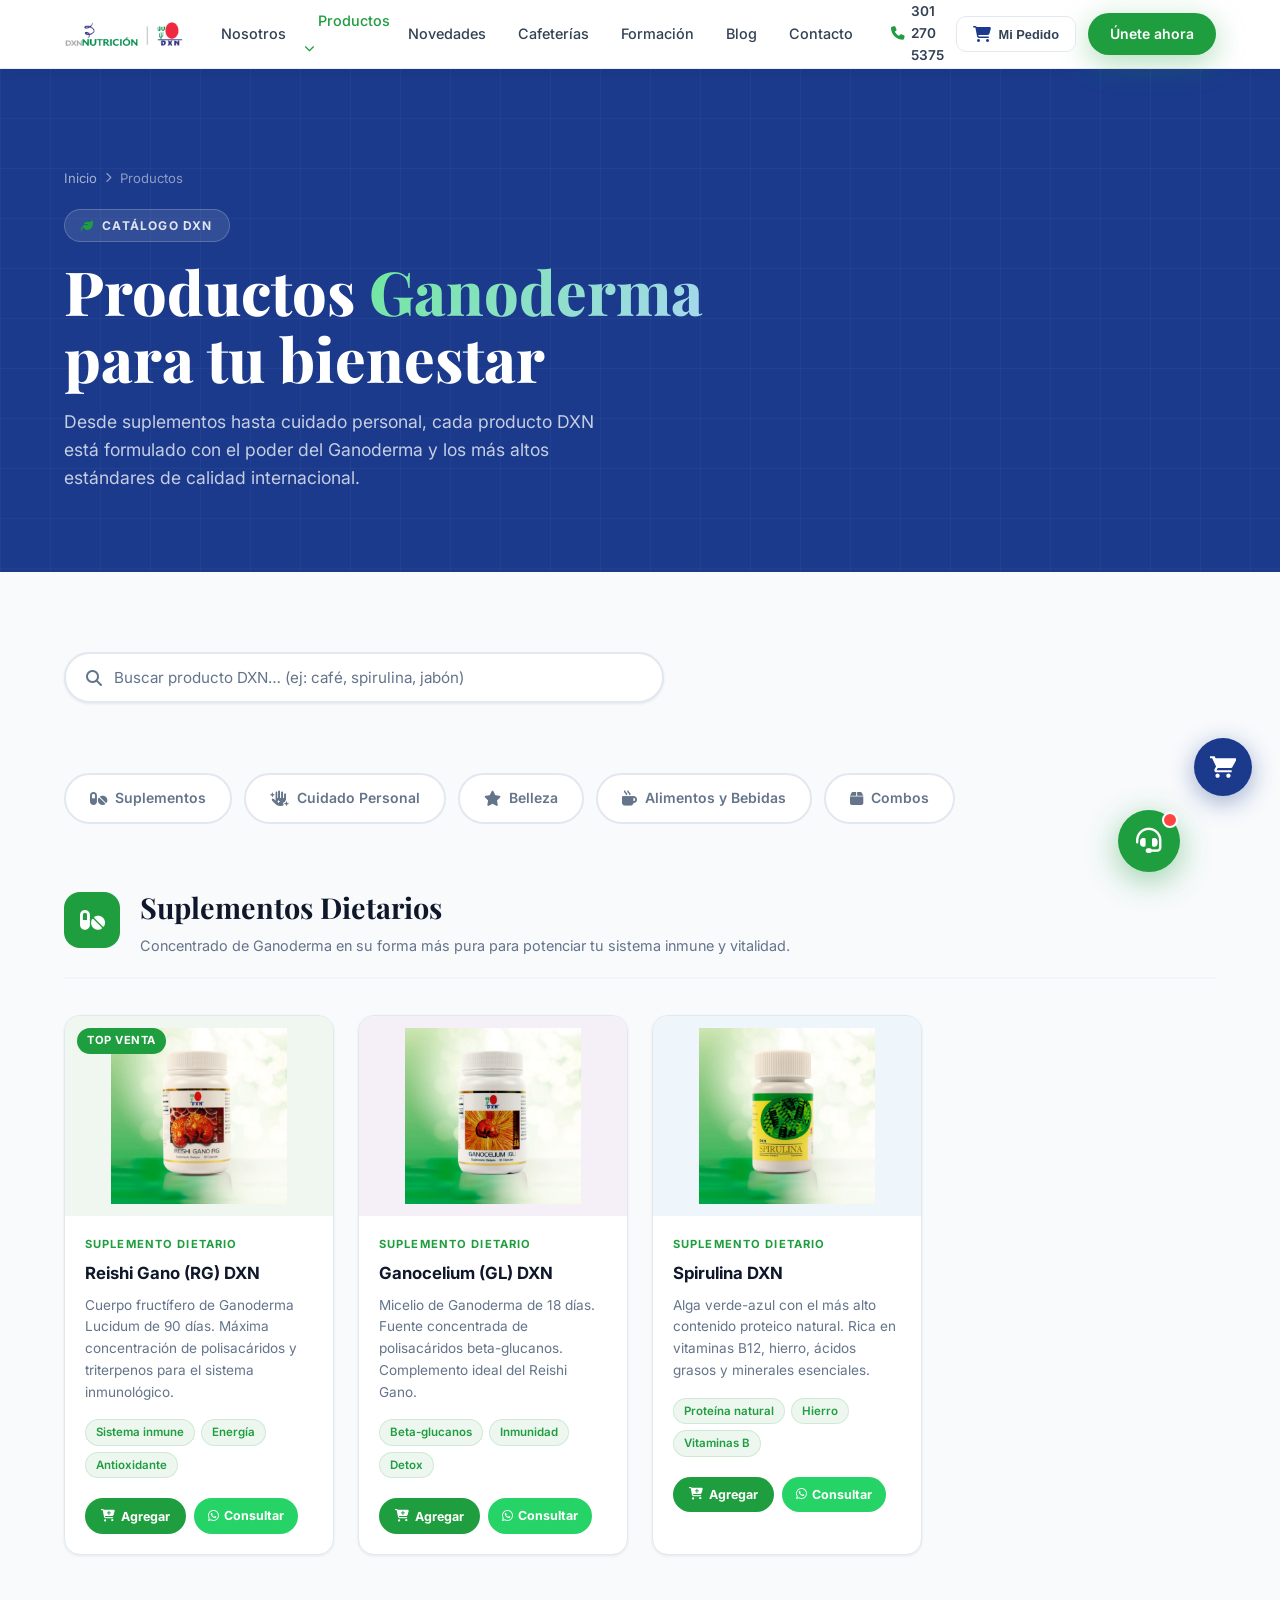
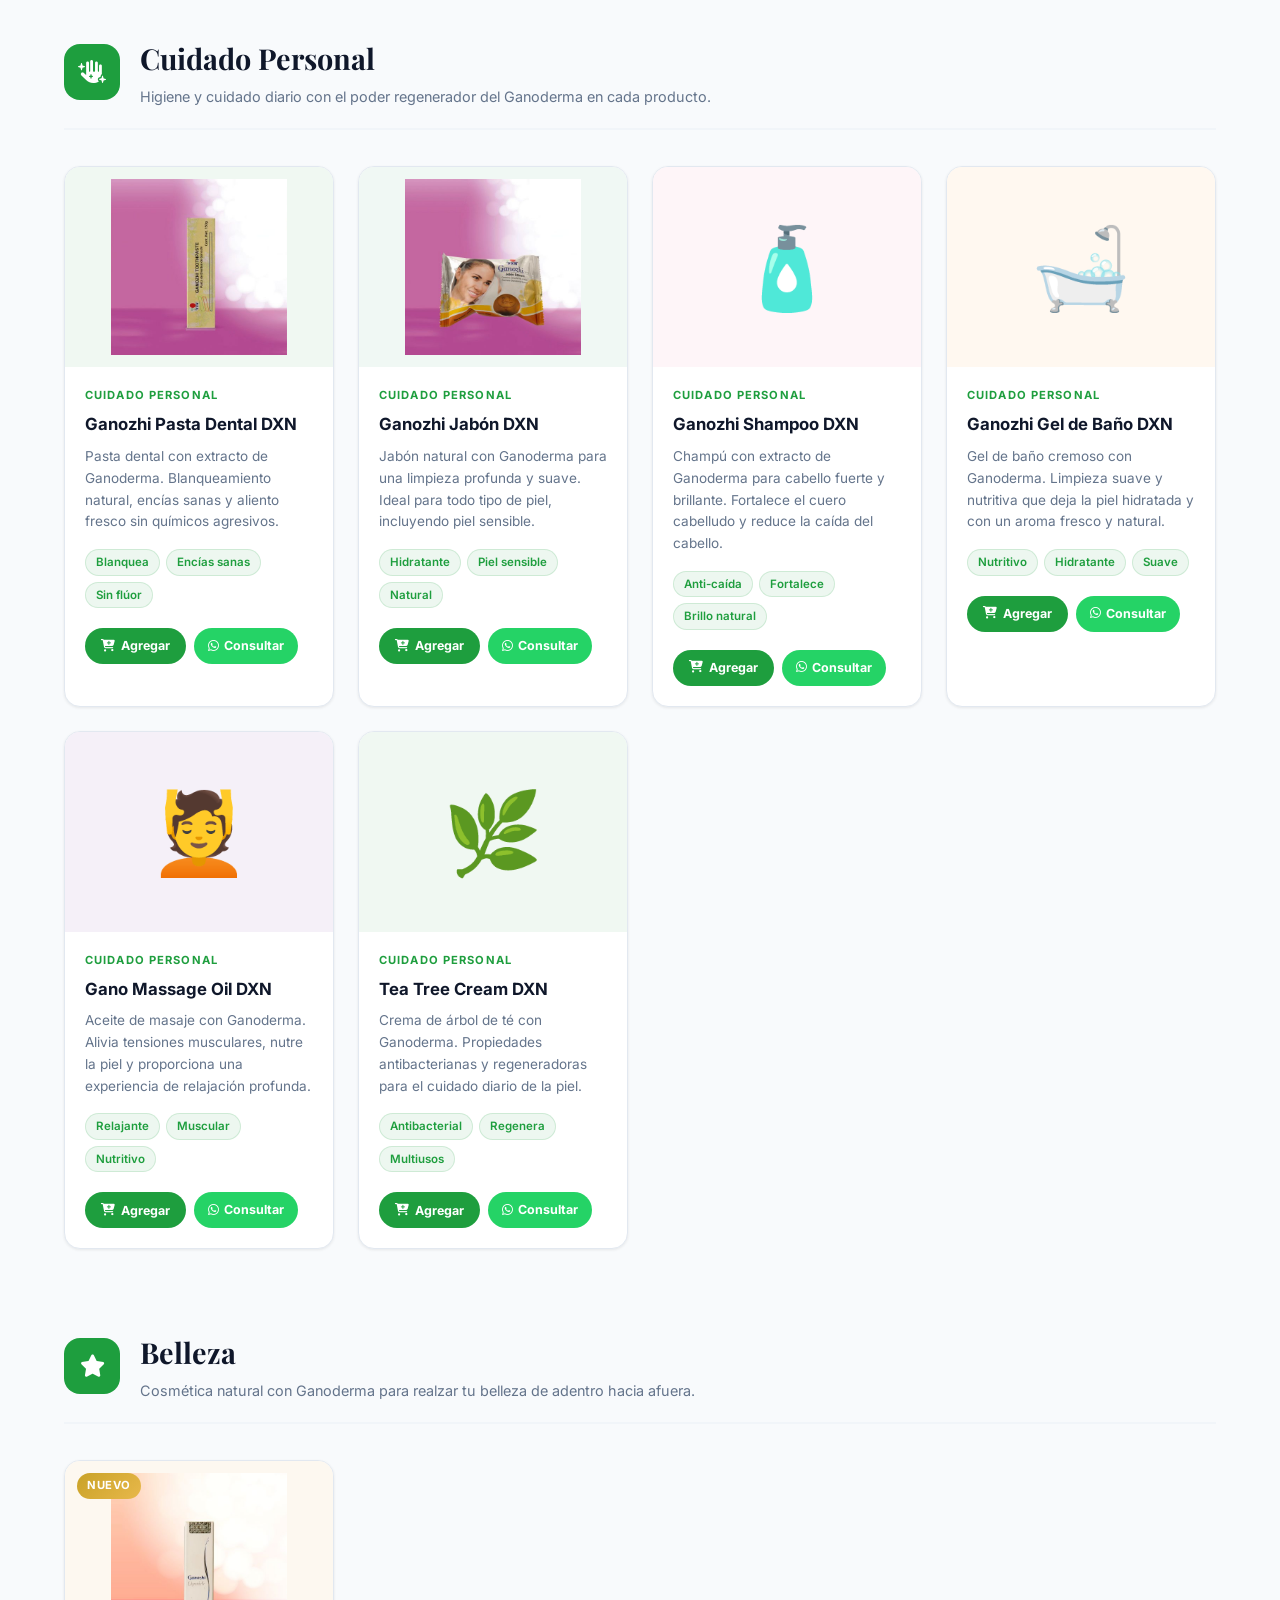
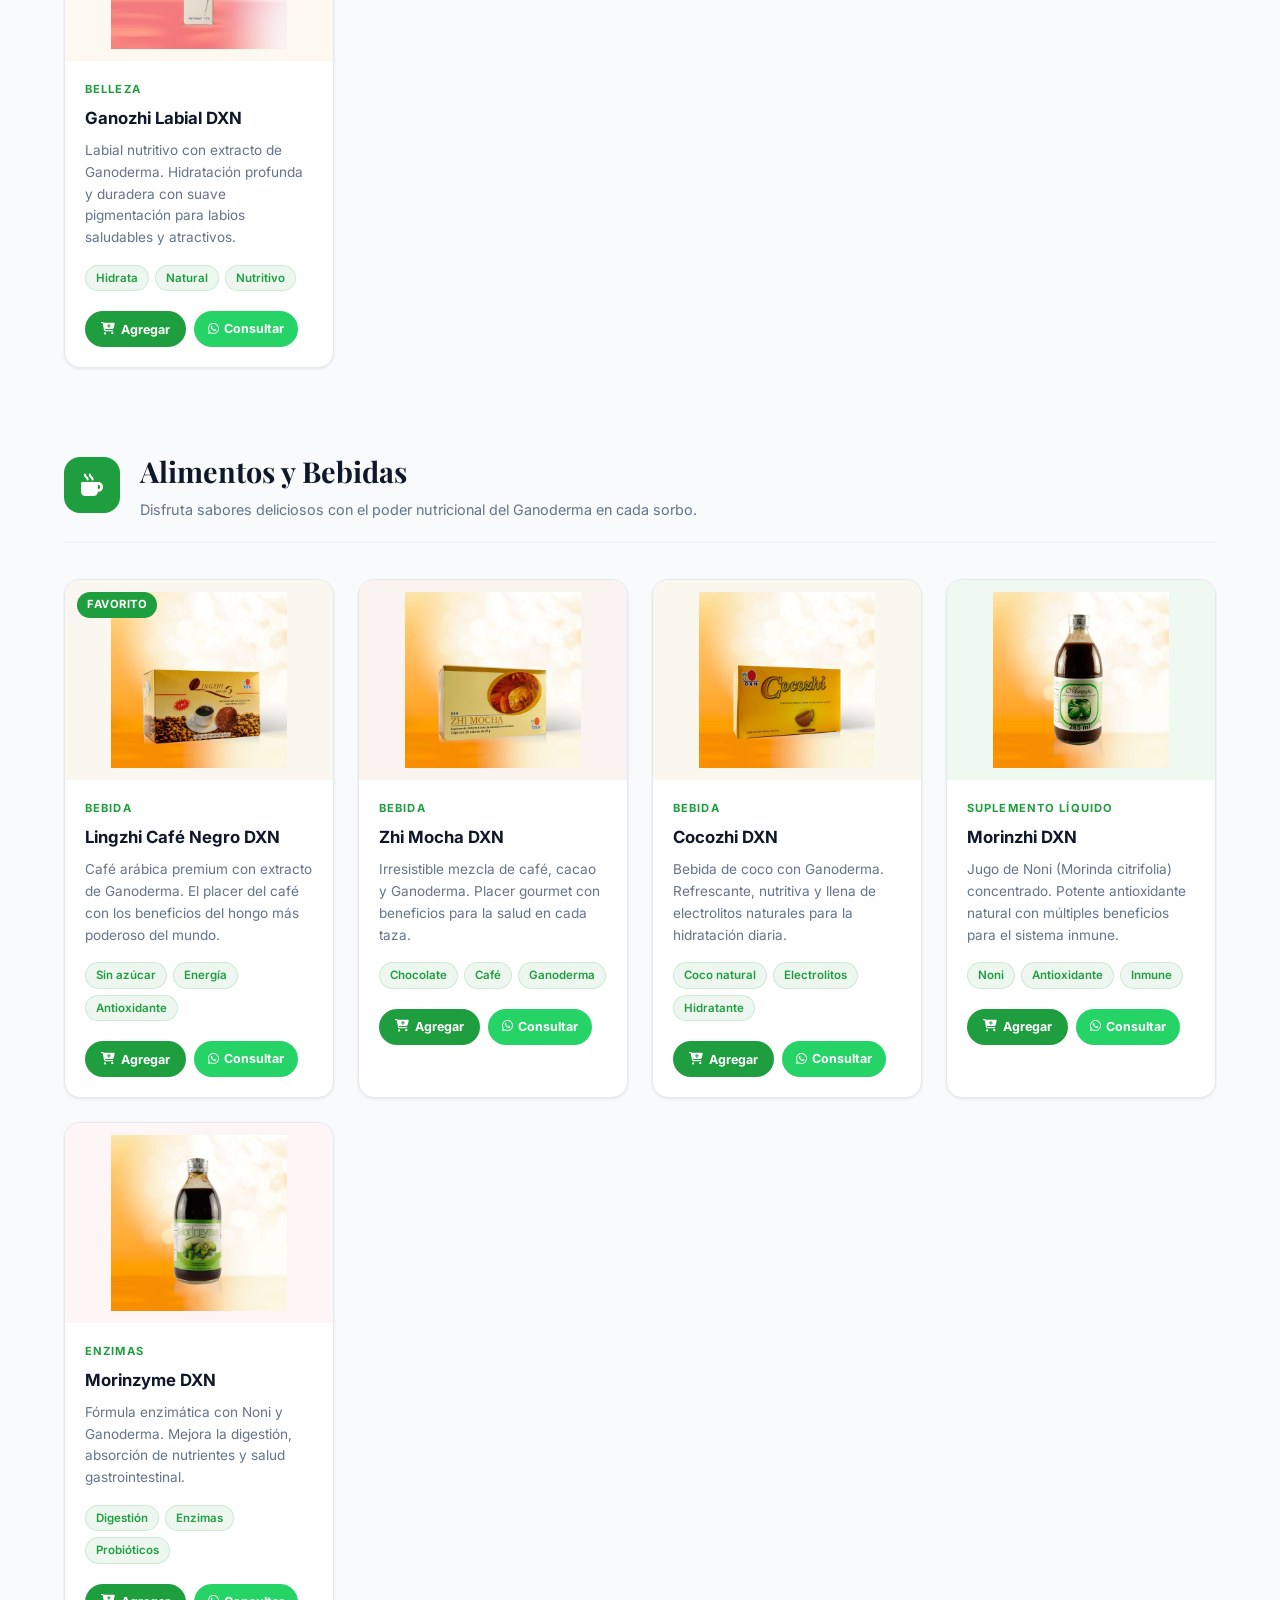
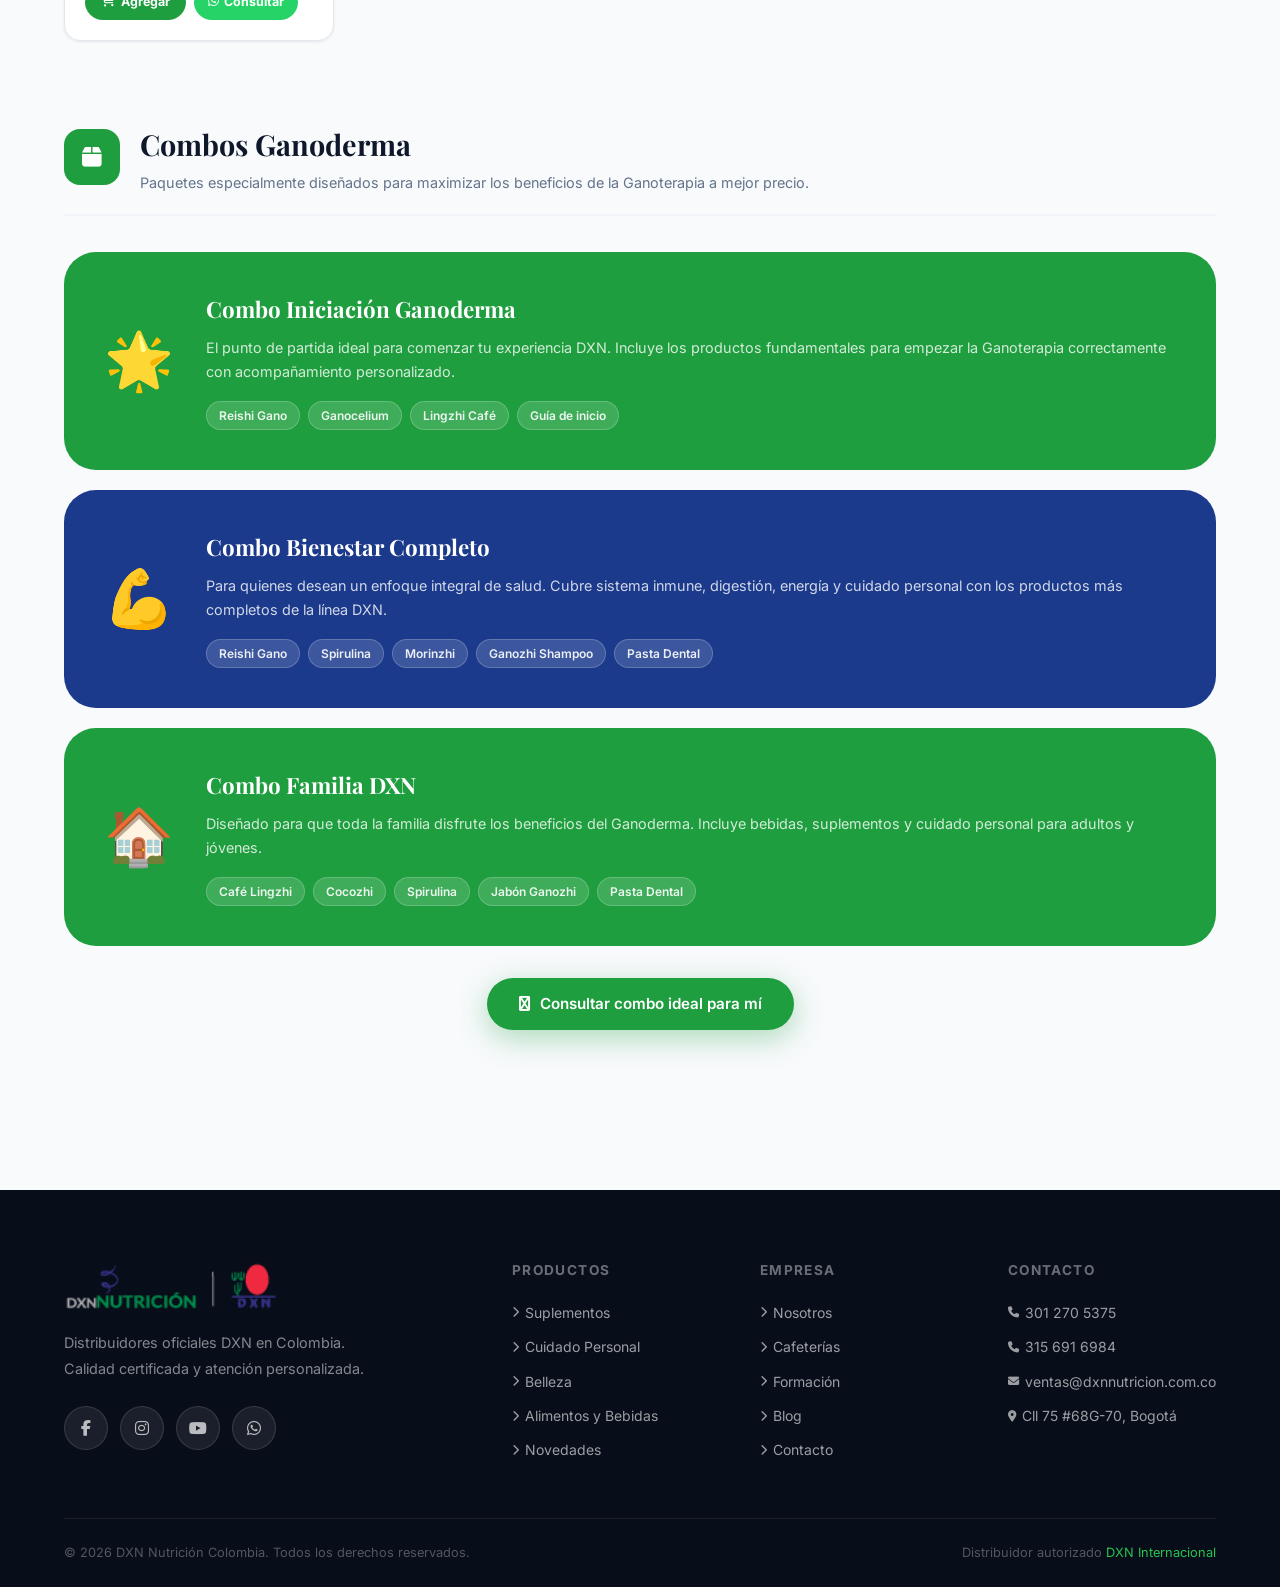
<file: productos.html>
﻿<!DOCTYPE html>
<html lang="es">
<head>
  <meta charset="UTF-8" /><meta name="viewport" content="width=device-width, initial-scale=1.0" />
  <title>Productos Ganoderma — DXN Nutrición Colombia</title>
  <meta name="description" content="Catálogo completo de productos DXN: Suplementos Dietarios, Cuidado Personal, Belleza, Alimentos y Bebidas con Ganoderma. Distribuidores oficiales en Colombia." />
  <link rel="preconnect" href="https://fonts.googleapis.com" /><link rel="preconnect" href="https://fonts.gstatic.com" crossorigin />
  <link href="https://fonts.googleapis.com/css2?family=Inter:wght@300;400;500;600;700;800&family=Playfair+Display:wght@600;700;800&display=swap" rel="stylesheet" />
  <link href="https://unpkg.com/aos@2.3.4/dist/aos.css" rel="stylesheet" />
  <link rel="stylesheet" href="https://cdnjs.cloudflare.com/ajax/libs/font-awesome/6.5.0/css/all.min.css" />
  <link rel="stylesheet" href="assets/css/shared.css" />
  <style>
    .cat-nav { display:flex; flex-wrap:wrap; gap:12px; margin-bottom:60px; }
    .cat-nav a { display:flex; align-items:center; gap:8px; padding:12px 24px; border-radius:100px; background:var(--white); border:2px solid var(--gray-200); font-size:.875rem; font-weight:600; color:var(--gray-500); transition:var(--transition); }
    .cat-nav a:hover, .cat-nav a.active { border-color:var(--green); color:var(--green); background:rgba(30,158,62,.06); }
    .cat-nav a i { font-size:.95rem; }
    .cat-section { margin-bottom:80px; }
    .cat-header { display:flex; align-items:center; gap:20px; margin-bottom:36px; padding-bottom:20px; border-bottom:2px solid var(--gray-100); }
    .cat-icon { width:56px; height:56px; background: var(--green); border-radius:16px; display:flex; align-items:center; justify-content:center; font-size:1.4rem; color:white; flex-shrink:0; }
    .cat-header h2 { font-family:'Playfair Display',serif; font-size:1.8rem; font-weight:700; color:var(--gray-900); }
    .cat-header p { font-size:.9rem; color:var(--gray-500); margin-top:4px; }
    .products-grid { display:grid; grid-template-columns:repeat(auto-fill,minmax(260px,1fr)); gap:24px; }
    .product-card { background:var(--white); border-radius:var(--radius); overflow:hidden; box-shadow:var(--shadow-sm); border:1px solid var(--gray-200); transition:var(--transition); }
    .product-card:hover { transform:translateY(-6px); box-shadow:var(--shadow-lg); border-color:rgba(30,158,62,.3); }
    .product-img { height:200px; position:relative; overflow:hidden; display:flex; align-items:center; justify-content:center; font-size:5rem; }
    .product-badge { position:absolute; top:12px; left:12px; background: var(--green); color:white; font-size:.7rem; font-weight:700; letter-spacing:.05em; text-transform:uppercase; padding:4px 10px; border-radius:100px; }
    .product-badge.nuevo { background:linear-gradient(135deg,#C9A227,#E8B84B); }
    .product-body { padding:20px; }
    .product-category { font-size:.7rem; font-weight:700; letter-spacing:.1em; text-transform:uppercase; color:var(--green); margin-bottom:6px; }
    .product-name { font-size:1.05rem; font-weight:700; color:var(--gray-900); margin-bottom:8px; }
    .product-desc { font-size:.85rem; color:var(--gray-500); line-height:1.6; margin-bottom:16px; }
    .product-benefits { display:flex; flex-wrap:wrap; gap:6px; margin-bottom:16px; }
    .product-benefits span { background:rgba(30,158,62,.08); color:var(--green); font-size:.72rem; font-weight:600; padding:3px 10px; border-radius:100px; border:1px solid rgba(30,158,62,.15); }
    .product-footer { display:flex; align-items:center; justify-content:space-between; }
    .product-link { font-size:.85rem; font-weight:600; color:var(--blue); display:flex; align-items:center; gap:6px; transition:var(--transition); }
    .product-link:hover { color:var(--green); gap:10px; }
    .product-icon-btn { width:36px; height:36px; border-radius:50%; background: var(--green); display:flex; align-items:center; justify-content:center; color:white; font-size:.85rem; transition:var(--transition); }
    .product-card:hover .product-icon-btn { transform:rotate(45deg); }
    /* combo cards */
    .combo-card { background: var(--green); border-radius:var(--radius-xl); padding:40px; color:white; display:flex; align-items:center; gap:32px; transition:var(--transition); }
    .combo-card:hover { transform:translateY(-4px); box-shadow:var(--shadow-xl); }
    .combo-icon { font-size:3.5rem; flex-shrink:0; }
    .combo-body h3 { font-family:'Playfair Display',serif; font-size:1.4rem; font-weight:700; margin-bottom:8px; }
    .combo-body p { font-size:.9rem; color:rgba(255,255,255,.8); line-height:1.7; margin-bottom:16px; }
    .combo-tags { display:flex; flex-wrap:wrap; gap:8px; }
    .combo-tags span { background:rgba(255,255,255,.15); color:rgba(255,255,255,.9); font-size:.75rem; font-weight:600; padding:4px 12px; border-radius:100px; border:1px solid rgba(255,255,255,.2); }
    @media(max-width:768px){ .combo-card{flex-direction:column;} }
    /* ===== BUSCADOR ===== */
    .search-wrap { margin-bottom:40px; }
    .search-box { display:flex; align-items:center; gap:0; background:var(--white); border:2px solid var(--gray-200); border-radius:100px; padding:6px 6px 6px 20px; transition:var(--transition); box-shadow:var(--shadow-sm); max-width:600px; }
    .search-box:focus-within { border-color:var(--green); box-shadow:0 0 0 4px rgba(30,158,62,.1); }
    .search-icon { color:var(--gray-500); font-size:1rem; flex-shrink:0; margin-right:4px; transition:var(--transition); }
    .search-box:focus-within .search-icon { color:var(--green); }
    .search-box input { flex:1; border:none; outline:none; font-family:'Inter',sans-serif; font-size:.95rem; color:var(--gray-900); background:transparent; padding:8px 8px; }
    .search-box input::placeholder { color:var(--gray-500); }
    #searchClear { width:36px; height:36px; border-radius:50%; background:var(--gray-100); border:none; cursor:pointer; display:none; align-items:center; justify-content:center; color:var(--gray-500); font-size:.85rem; transition:var(--transition); flex-shrink:0; }
    #searchClear:hover { background:var(--gray-200); }
    #searchClear.visible { display:flex; }
    #searchCount { font-size:.85rem; color:var(--gray-500); margin-top:10px; margin-left:4px; font-weight:500; min-height:20px; }
    #searchCount strong { color:var(--green); }
    .product-card.hidden { display:none !important; }
    .no-results { text-align:center; padding:60px 20px; color:var(--gray-500); }
    .no-results i { font-size:3rem; color:var(--gray-200); display:block; margin-bottom:16px; }
    .no-results p { font-size:1rem; font-weight:600; color:var(--gray-700); margin-bottom:6px; }
    .no-results span { font-size:.875rem; }
  </style>
<link rel="stylesheet" href="assets/css/chat.css" />
<link rel="stylesheet" href="assets/css/cart.css" />
</head>
<body>
<div id="mobile-overlay" onclick="closeMobileNav()"></div>
<nav id="mobile-nav">
  <div class="mobile-close" onclick="closeMobileNav()"><i class="fa-solid fa-xmark"></i></div>
  <div class="mobile-nav-links">
    <a href="nosotros.html"><i class="fa-solid fa-circle-info" style="color:var(--green);margin-right:10px"></i>Nosotros</a>
    <details open><summary><span><i class="fa-solid fa-leaf" style="color:var(--green);margin-right:10px"></i>Productos</span><i class="fa-solid fa-chevron-down" style="font-size:.75rem;color:var(--gray-500)"></i></summary>
      <div class="mobile-sub">
        <a href="#suplementos"><i class="fa-solid fa-pills"></i>Suplementos</a>
        <a href="#cuidado"><i class="fa-solid fa-hand-sparkles"></i>Cuidado Personal</a>
        <a href="#belleza"><i class="fa-solid fa-star"></i>Belleza</a>
        <a href="#bebidas"><i class="fa-solid fa-mug-hot"></i>Alimentos y Bebidas</a>
        <a href="#combos"><i class="fa-solid fa-box"></i>Combos</a>
      </div>
    </details>
    <a href="novedades.html"><i class="fa-solid fa-sparkles" style="color:var(--green);margin-right:10px"></i>Novedades</a>
    <a href="cafeterias.html"><i class="fa-solid fa-store" style="color:var(--green);margin-right:10px"></i>Cafeterías</a>
    <a href="formacion.html"><i class="fa-solid fa-graduation-cap" style="color:var(--green);margin-right:10px"></i>Formación</a>
    <a href="blog.html"><i class="fa-solid fa-newspaper" style="color:var(--green);margin-right:10px"></i>Blog</a>
    <a href="contacto.html"><i class="fa-solid fa-envelope" style="color:var(--green);margin-right:10px"></i>Contacto</a>
  </div>
  <div class="mobile-cta"><a href="tel:3012705375" class="btn btn-primary"><i class="fa-solid fa-phone"></i>Llamar ahora</a></div>
</nav>

<header id="navbar">
  <div class="container">
    <nav class="nav-inner">
      <a href="index.html" class="nav-logo">
        <img src="assets/img/logo-dxn.png" alt="DXN Nutrición Colombia" class="nav-logo-img">
      </a>
      <ul class="nav-links">
        <li><a href="nosotros.html">Nosotros</a></li>
        <li class="has-dropdown"><a href="productos.html" style="color:var(--green)">Productos <i class="fa-solid fa-chevron-down" style="font-size:.65rem"></i></a>
          <div class="dropdown">
            <a href="#suplementos"><i class="fa-solid fa-pills"></i>Suplementos Dietarios</a>
            <a href="#cuidado"><i class="fa-solid fa-hand-sparkles"></i>Cuidado Personal</a>
            <a href="#belleza"><i class="fa-solid fa-star"></i>Belleza</a>
            <a href="#bebidas"><i class="fa-solid fa-mug-hot"></i>Alimentos y Bebidas</a>
            <a href="#combos"><i class="fa-solid fa-box"></i>Combos Ganoderma</a>
          </div>
        </li>
        <li><a href="novedades.html">Novedades</a></li>
        <li><a href="cafeterias.html">Cafeterías</a></li>
        <li><a href="formacion.html">Formación</a></li>
        <li><a href="blog.html">Blog</a></li>
        <li><a href="contacto.html">Contacto</a></li>
      </ul>
      <div class="nav-cta">
        <a href="tel:3012705375" class="phone"><i class="fa-solid fa-phone"></i> 301 270 5375</a>
        <button class="nav-cart-btn" onclick="toggleCart()" title="Mi pedido DXN"><i class="fa-solid fa-cart-shopping"></i><span class="cart-label">Mi Pedido</span><span class="nav-cart-count" id="nav-cart-count"></span></button>
        <a href="contacto.html" class="btn btn-primary" style="padding:10px 22px;font-size:.875rem">Únete ahora</a>
      </div>
      <div class="hamburger" onclick="openMobileNav()"><span></span><span></span><span></span></div>
    </nav>
  </div>
</header>

<!-- HERO -->
<section class="page-hero">
  <div class="page-hero-bg"></div><div class="page-hero-grid"></div>
  <div class="container">
    <div class="page-hero-content" data-aos="fade-up">
      <div class="breadcrumb"><a href="index.html">Inicio</a><i class="fa-solid fa-chevron-right"></i><span>Productos</span></div>
      <div class="section-tag" style="background:rgba(255,255,255,.1);border-color:rgba(255,255,255,.2);color:rgba(255,255,255,.85)"><i class="fa-solid fa-leaf"></i>Catálogo DXN</div>
      <h1>Productos <span>Ganoderma</span><br>para tu bienestar</h1>
      <p>Desde suplementos hasta cuidado personal, cada producto DXN está formulado con el poder del Ganoderma y los más altos estándares de calidad internacional.</p>
    </div>
  </div>
</section>

<!-- CATÁLOGO -->
<section style="padding:80px 0;background:var(--gray-50)">
  <div class="container">

    <!-- BUSCADOR -->
    <div class="search-wrap" data-aos="fade-up">
      <div class="search-box">
        <i class="fa-solid fa-magnifying-glass search-icon"></i>
        <input type="text" id="productSearch" placeholder="Buscar producto DXN… (ej: café, spirulina, jabón)" autocomplete="off" />
        <button id="searchClear" onclick="clearSearch()" title="Limpiar"><i class="fa-solid fa-xmark"></i></button>
      </div>
      <div id="searchCount"></div>
    </div>

    <!-- Nav categorías -->
    <nav class="cat-nav" data-aos="fade-up">
      <a href="#suplementos" class="active"><i class="fa-solid fa-pills"></i>Suplementos</a>
      <a href="#cuidado"><i class="fa-solid fa-hand-sparkles"></i>Cuidado Personal</a>
      <a href="#belleza"><i class="fa-solid fa-star"></i>Belleza</a>
      <a href="#bebidas"><i class="fa-solid fa-mug-hot"></i>Alimentos y Bebidas</a>
      <a href="#combos"><i class="fa-solid fa-box"></i>Combos</a>
    </nav>

    <!-- SUPLEMENTOS -->
    <div id="suplementos" class="cat-section" data-aos="fade-up">
      <div class="cat-header">
        <div class="cat-icon"><i class="fa-solid fa-pills"></i></div>
        <div><h2>Suplementos Dietarios</h2><p>Concentrado de Ganoderma en su forma más pura para potenciar tu sistema inmune y vitalidad.</p></div>
      </div>
      <div class="products-grid">
        <div class="product-card" id="reishi">
          <div class="product-img" style="background:#f0f7f0">
            <img src="assets/img/reishi-gano.jpg" alt="Reishi Gano DXN" style="width:100%;height:100%;object-fit:contain;padding:12px">
            <span class="product-badge">Top venta</span>
          </div>
          <div class="product-body">
            <div class="product-category">Suplemento Dietario</div>
            <div class="product-name">Reishi Gano (RG) DXN</div>
            <div class="product-desc">Cuerpo fructífero de Ganoderma Lucidum de 90 días. Máxima concentración de polisacáridos y triterpenos para el sistema inmunológico.</div>
            <div class="product-benefits"><span>Sistema inmune</span><span>Energía</span><span>Antioxidante</span></div>
            <div class="product-footer-double"><button class="add-to-cart-btn" onclick=""><i class="fa-solid fa-cart-plus"></i> Agregar</button><a href="https://wa.me/573223153360" target="_blank" class="product-wa-btn"><i class="fa-brands fa-whatsapp"></i> Consultar</a></div>
          </div>
        </div>
        <div class="product-card" id="ganocelium">
          <div class="product-img" style="background:#f5f0f8">
            <img src="assets/img/ganocelium.jpg" alt="Ganocelium DXN" style="width:100%;height:100%;object-fit:contain;padding:12px">
          </div>
          <div class="product-body">
            <div class="product-category">Suplemento Dietario</div>
            <div class="product-name">Ganocelium (GL) DXN</div>
            <div class="product-desc">Micelio de Ganoderma de 18 días. Fuente concentrada de polisacáridos beta-glucanos. Complemento ideal del Reishi Gano.</div>
            <div class="product-benefits"><span>Beta-glucanos</span><span>Inmunidad</span><span>Detox</span></div>
            <div class="product-footer-double"><button class="add-to-cart-btn" onclick=""><i class="fa-solid fa-cart-plus"></i> Agregar</button><a href="https://wa.me/573223153360" target="_blank" class="product-wa-btn"><i class="fa-brands fa-whatsapp"></i> Consultar</a></div>
          </div>
        </div>
        <div class="product-card" id="spirulina">
          <div class="product-img" style="background:#eef5fb">
            <img src="assets/img/spirulina.jpg" alt="Spirulina DXN" style="width:100%;height:100%;object-fit:contain;padding:12px">
          </div>
          <div class="product-body">
            <div class="product-category">Suplemento Dietario</div>
            <div class="product-name">Spirulina DXN</div>
            <div class="product-desc">Alga verde-azul con el más alto contenido proteico natural. Rica en vitaminas B12, hierro, ácidos grasos y minerales esenciales.</div>
            <div class="product-benefits"><span>Proteína natural</span><span>Hierro</span><span>Vitaminas B</span></div>
            <div class="product-footer-double"><button class="add-to-cart-btn" onclick=""><i class="fa-solid fa-cart-plus"></i> Agregar</button><a href="https://wa.me/573223153360" target="_blank" class="product-wa-btn"><i class="fa-brands fa-whatsapp"></i> Consultar</a></div>
          </div>
        </div>
      </div>
    </div>

    <!-- CUIDADO PERSONAL -->
    <div id="cuidado" class="cat-section" data-aos="fade-up">
      <div class="cat-header">
        <div class="cat-icon"><i class="fa-solid fa-hand-sparkles"></i></div>
        <div><h2>Cuidado Personal</h2><p>Higiene y cuidado diario con el poder regenerador del Ganoderma en cada producto.</p></div>
      </div>
      <div class="products-grid">
        <div class="product-card" id="pasta">
          <div class="product-img" style="background:#f0f8f2">
            <img src="assets/img/ganozhi-pasta.jpg" alt="Ganozhi Pasta Dental DXN" style="width:100%;height:100%;object-fit:contain;padding:12px">
          </div>
          <div class="product-body">
            <div class="product-category">Cuidado Personal</div>
            <div class="product-name">Ganozhi Pasta Dental DXN</div>
            <div class="product-desc">Pasta dental con extracto de Ganoderma. Blanqueamiento natural, encías sanas y aliento fresco sin químicos agresivos.</div>
            <div class="product-benefits"><span>Blanquea</span><span>Encías sanas</span><span>Sin flúor</span></div>
            <div class="product-footer-double"><button class="add-to-cart-btn" onclick=""><i class="fa-solid fa-cart-plus"></i> Agregar</button><a href="https://wa.me/573223153360" target="_blank" class="product-wa-btn"><i class="fa-brands fa-whatsapp"></i> Consultar</a></div>
          </div>
        </div>
        <div class="product-card" id="jabon">
          <div class="product-img" style="background:#f0f8f4">
            <img src="assets/img/ganozhi-jabon.jpg" alt="Ganozhi Jabón DXN" style="width:100%;height:100%;object-fit:contain;padding:12px">
          </div>
          <div class="product-body">
            <div class="product-category">Cuidado Personal</div>
            <div class="product-name">Ganozhi Jabón DXN</div>
            <div class="product-desc">Jabón natural con Ganoderma para una limpieza profunda y suave. Ideal para todo tipo de piel, incluyendo piel sensible.</div>
            <div class="product-benefits"><span>Hidratante</span><span>Piel sensible</span><span>Natural</span></div>
            <div class="product-footer-double"><button class="add-to-cart-btn" onclick=""><i class="fa-solid fa-cart-plus"></i> Agregar</button><a href="https://wa.me/573223153360" target="_blank" class="product-wa-btn"><i class="fa-brands fa-whatsapp"></i> Consultar</a></div>
          </div>
        </div>
        <div class="product-card" id="shampoo">
          <div class="product-img" style="background:#fef5f8;display:flex;align-items:center;justify-content:center;font-size:5rem">🧴</div>
          <div class="product-body">
            <div class="product-category">Cuidado Personal</div>
            <div class="product-name">Ganozhi Shampoo DXN</div>
            <div class="product-desc">Champú con extracto de Ganoderma para cabello fuerte y brillante. Fortalece el cuero cabelludo y reduce la caída del cabello.</div>
            <div class="product-benefits"><span>Anti-caída</span><span>Fortalece</span><span>Brillo natural</span></div>
            <div class="product-footer-double"><button class="add-to-cart-btn" onclick=""><i class="fa-solid fa-cart-plus"></i> Agregar</button><a href="https://wa.me/573223153360" target="_blank" class="product-wa-btn"><i class="fa-brands fa-whatsapp"></i> Consultar</a></div>
          </div>
        </div>
        <div class="product-card">
          <div class="product-img" style="background:#fff8f0;display:flex;align-items:center;justify-content:center;font-size:5rem">🛁</div>
          <div class="product-body">
            <div class="product-category">Cuidado Personal</div>
            <div class="product-name">Ganozhi Gel de Baño DXN</div>
            <div class="product-desc">Gel de baño cremoso con Ganoderma. Limpieza suave y nutritiva que deja la piel hidratada y con un aroma fresco y natural.</div>
            <div class="product-benefits"><span>Nutritivo</span><span>Hidratante</span><span>Suave</span></div>
            <div class="product-footer-double"><button class="add-to-cart-btn" onclick=""><i class="fa-solid fa-cart-plus"></i> Agregar</button><a href="https://wa.me/573223153360" target="_blank" class="product-wa-btn"><i class="fa-brands fa-whatsapp"></i> Consultar</a></div>
          </div>
        </div>
        <div class="product-card">
          <div class="product-img" style="background:#f5f0f8;display:flex;align-items:center;justify-content:center;font-size:5rem">💆</div>
          <div class="product-body">
            <div class="product-category">Cuidado Personal</div>
            <div class="product-name">Gano Massage Oil DXN</div>
            <div class="product-desc">Aceite de masaje con Ganoderma. Alivia tensiones musculares, nutre la piel y proporciona una experiencia de relajación profunda.</div>
            <div class="product-benefits"><span>Relajante</span><span>Muscular</span><span>Nutritivo</span></div>
            <div class="product-footer-double"><button class="add-to-cart-btn" onclick=""><i class="fa-solid fa-cart-plus"></i> Agregar</button><a href="https://wa.me/573223153360" target="_blank" class="product-wa-btn"><i class="fa-brands fa-whatsapp"></i> Consultar</a></div>
          </div>
        </div>
        <div class="product-card">
          <div class="product-img" style="background:#f0f8f2;display:flex;align-items:center;justify-content:center;font-size:5rem">🌿</div>
          <div class="product-body">
            <div class="product-category">Cuidado Personal</div>
            <div class="product-name">Tea Tree Cream DXN</div>
            <div class="product-desc">Crema de árbol de té con Ganoderma. Propiedades antibacterianas y regeneradoras para el cuidado diario de la piel.</div>
            <div class="product-benefits"><span>Antibacterial</span><span>Regenera</span><span>Multiusos</span></div>
            <div class="product-footer-double"><button class="add-to-cart-btn" onclick=""><i class="fa-solid fa-cart-plus"></i> Agregar</button><a href="https://wa.me/573223153360" target="_blank" class="product-wa-btn"><i class="fa-brands fa-whatsapp"></i> Consultar</a></div>
          </div>
        </div>
      </div>
    </div>

    <!-- BELLEZA -->
    <div id="belleza" class="cat-section" data-aos="fade-up">
      <div class="cat-header">
        <div class="cat-icon"><i class="fa-solid fa-star"></i></div>
        <div><h2>Belleza</h2><p>Cosmética natural con Ganoderma para realzar tu belleza de adentro hacia afuera.</p></div>
      </div>
      <div class="products-grid">
        <div class="product-card" id="labial">
          <div class="product-img" style="background:#fdf8f0">
            <img src="assets/img/ganozhi-labial.jpg" alt="Ganozhi Labial DXN" style="width:100%;height:100%;object-fit:contain;padding:12px">
            <span class="product-badge nuevo">Nuevo</span>
          </div>
          <div class="product-body">
            <div class="product-category">Belleza</div>
            <div class="product-name">Ganozhi Labial DXN</div>
            <div class="product-desc">Labial nutritivo con extracto de Ganoderma. Hidratación profunda y duradera con suave pigmentación para labios saludables y atractivos.</div>
            <div class="product-benefits"><span>Hidrata</span><span>Natural</span><span>Nutritivo</span></div>
            <div class="product-footer-double"><button class="add-to-cart-btn" onclick=""><i class="fa-solid fa-cart-plus"></i> Agregar</button><a href="https://wa.me/573223153360" target="_blank" class="product-wa-btn"><i class="fa-brands fa-whatsapp"></i> Consultar</a></div>
          </div>
        </div>
      </div>
    </div>

    <!-- ALIMENTOS Y BEBIDAS -->
    <div id="bebidas" class="cat-section" data-aos="fade-up">
      <div class="cat-header">
        <div class="cat-icon"><i class="fa-solid fa-mug-hot"></i></div>
        <div><h2>Alimentos y Bebidas</h2><p>Disfruta sabores deliciosos con el poder nutricional del Ganoderma en cada sorbo.</p></div>
      </div>
      <div class="products-grid">
        <div class="product-card" id="cafe">
          <div class="product-img" style="background:#faf6f0">
            <img src="assets/img/lingzhi-cafe.jpg" alt="Lingzhi Café Negro DXN" style="width:100%;height:100%;object-fit:contain;padding:12px">
            <span class="product-badge">Favorito</span>
          </div>
          <div class="product-body">
            <div class="product-category">Bebida</div>
            <div class="product-name">Lingzhi Café Negro DXN</div>
            <div class="product-desc">Café arábica premium con extracto de Ganoderma. El placer del café con los beneficios del hongo más poderoso del mundo.</div>
            <div class="product-benefits"><span>Sin azúcar</span><span>Energía</span><span>Antioxidante</span></div>
            <div class="product-footer-double"><button class="add-to-cart-btn" onclick=""><i class="fa-solid fa-cart-plus"></i> Agregar</button><a href="https://wa.me/573223153360" target="_blank" class="product-wa-btn"><i class="fa-brands fa-whatsapp"></i> Consultar</a></div>
          </div>
        </div>
        <div class="product-card" id="mocha">
          <div class="product-img" style="background:#faf3f0">
            <img src="assets/img/zhi-mocha.jpg" alt="Zhi Mocha DXN" style="width:100%;height:100%;object-fit:contain;padding:12px">
          </div>
          <div class="product-body">
            <div class="product-category">Bebida</div>
            <div class="product-name">Zhi Mocha DXN</div>
            <div class="product-desc">Irresistible mezcla de café, cacao y Ganoderma. Placer gourmet con beneficios para la salud en cada taza.</div>
            <div class="product-benefits"><span>Chocolate</span><span>Café</span><span>Ganoderma</span></div>
            <div class="product-footer-double"><button class="add-to-cart-btn" onclick=""><i class="fa-solid fa-cart-plus"></i> Agregar</button><a href="https://wa.me/573223153360" target="_blank" class="product-wa-btn"><i class="fa-brands fa-whatsapp"></i> Consultar</a></div>
          </div>
        </div>
        <div class="product-card">
          <div class="product-img" style="background:#faf8ee">
            <img src="assets/img/cocozhi.jpg" alt="Cocozhi DXN" style="width:100%;height:100%;object-fit:contain;padding:12px">
          </div>
          <div class="product-body">
            <div class="product-category">Bebida</div>
            <div class="product-name">Cocozhi DXN</div>
            <div class="product-desc">Bebida de coco con Ganoderma. Refrescante, nutritiva y llena de electrolitos naturales para la hidratación diaria.</div>
            <div class="product-benefits"><span>Coco natural</span><span>Electrolitos</span><span>Hidratante</span></div>
            <div class="product-footer-double"><button class="add-to-cart-btn" onclick=""><i class="fa-solid fa-cart-plus"></i> Agregar</button><a href="https://wa.me/573223153360" target="_blank" class="product-wa-btn"><i class="fa-brands fa-whatsapp"></i> Consultar</a></div>
          </div>
        </div>
        <div class="product-card">
          <div class="product-img" style="background:#f0f8f2">
            <img src="assets/img/morinzhi.jpg" alt="Morinzhi DXN" style="width:100%;height:100%;object-fit:contain;padding:12px">
          </div>
          <div class="product-body">
            <div class="product-category">Suplemento Líquido</div>
            <div class="product-name">Morinzhi DXN</div>
            <div class="product-desc">Jugo de Noni (Morinda citrifolia) concentrado. Potente antioxidante natural con múltiples beneficios para el sistema inmune.</div>
            <div class="product-benefits"><span>Noni</span><span>Antioxidante</span><span>Inmune</span></div>
            <div class="product-footer-double"><button class="add-to-cart-btn" onclick=""><i class="fa-solid fa-cart-plus"></i> Agregar</button><a href="https://wa.me/573223153360" target="_blank" class="product-wa-btn"><i class="fa-brands fa-whatsapp"></i> Consultar</a></div>
          </div>
        </div>
        <div class="product-card">
          <div class="product-img" style="background:#fef5f6">
            <img src="assets/img/morinzyme.jpg" alt="Morinzyme DXN" style="width:100%;height:100%;object-fit:contain;padding:12px">
          </div>
          <div class="product-body">
            <div class="product-category">Enzimas</div>
            <div class="product-name">Morinzyme DXN</div>
            <div class="product-desc">Fórmula enzimática con Noni y Ganoderma. Mejora la digestión, absorción de nutrientes y salud gastrointestinal.</div>
            <div class="product-benefits"><span>Digestión</span><span>Enzimas</span><span>Probióticos</span></div>
            <div class="product-footer-double"><button class="add-to-cart-btn" onclick=""><i class="fa-solid fa-cart-plus"></i> Agregar</button><a href="https://wa.me/573223153360" target="_blank" class="product-wa-btn"><i class="fa-brands fa-whatsapp"></i> Consultar</a></div>
          </div>
        </div>
      </div>
    </div>

    <!-- COMBOS -->
    <div id="combos" class="cat-section" data-aos="fade-up">
      <div class="cat-header">
        <div class="cat-icon"><i class="fa-solid fa-box"></i></div>
        <div><h2>Combos Ganoderma</h2><p>Paquetes especialmente diseñados para maximizar los beneficios de la Ganoterapia a mejor precio.</p></div>
      </div>
      <div style="display:flex;flex-direction:column;gap:20px">
        <div class="combo-card" data-aos="fade-up">
          <div class="combo-icon">🌟</div>
          <div class="combo-body">
            <h3>Combo Iniciación Ganoderma</h3>
            <p>El punto de partida ideal para comenzar tu experiencia DXN. Incluye los productos fundamentales para empezar la Ganoterapia correctamente con acompañamiento personalizado.</p>
            <div class="combo-tags"><span>Reishi Gano</span><span>Ganocelium</span><span>Lingzhi Café</span><span>Guía de inicio</span></div>
          </div>
        </div>
        <div class="combo-card" style="background:var(--blue)" data-aos="fade-up">
          <div class="combo-icon">💪</div>
          <div class="combo-body">
            <h3>Combo Bienestar Completo</h3>
            <p>Para quienes desean un enfoque integral de salud. Cubre sistema inmune, digestión, energía y cuidado personal con los productos más completos de la línea DXN.</p>
            <div class="combo-tags"><span>Reishi Gano</span><span>Spirulina</span><span>Morinzhi</span><span>Ganozhi Shampoo</span><span>Pasta Dental</span></div>
          </div>
        </div>
        <div class="combo-card" style="background:var(--green)" data-aos="fade-up">
          <div class="combo-icon">🏠</div>
          <div class="combo-body">
            <h3>Combo Familia DXN</h3>
            <p>Diseñado para que toda la familia disfrute los beneficios del Ganoderma. Incluye bebidas, suplementos y cuidado personal para adultos y jóvenes.</p>
            <div class="combo-tags"><span>Café Lingzhi</span><span>Cocozhi</span><span>Spirulina</span><span>Jabón Ganozhi</span><span>Pasta Dental</span></div>
          </div>
        </div>
      </div>
      <div style="text-align:center;margin-top:32px">
        <a href="contacto.html" class="btn btn-primary"><i class="fa-solid fa-whatsapp"></i>Consultar combo ideal para mí</a>
      </div>
    </div>

  </div>
</section>

<!-- FOOTER -->
<footer>
  <div class="container">
    <div class="footer-grid">
      <div class="footer-brand">
        <a href="index.html" class="nav-logo"><img src="assets/img/logo-dxn.png" alt="DXN Nutrición Colombia" class="nav-logo-img"></a>
        <p>Distribuidores oficiales DXN en Colombia. Calidad certificada y atención personalizada.</p>
        <div class="social-links"><a href="#" class="social-link"><i class="fa-brands fa-facebook-f"></i></a><a href="#" class="social-link"><i class="fa-brands fa-instagram"></i></a><a href="#" class="social-link"><i class="fa-brands fa-youtube"></i></a><a href="https://wa.me/573223153360" target="_blank" class="social-link"><i class="fa-brands fa-whatsapp"></i></a></div>
      </div>
      <div class="footer-col"><h4>Productos</h4><ul><li><a href="#suplementos"><i class="fa-solid fa-chevron-right"></i>Suplementos</a></li><li><a href="#cuidado"><i class="fa-solid fa-chevron-right"></i>Cuidado Personal</a></li><li><a href="#belleza"><i class="fa-solid fa-chevron-right"></i>Belleza</a></li><li><a href="#bebidas"><i class="fa-solid fa-chevron-right"></i>Alimentos y Bebidas</a></li><li><a href="novedades.html"><i class="fa-solid fa-chevron-right"></i>Novedades</a></li></ul></div>
      <div class="footer-col"><h4>Empresa</h4><ul><li><a href="nosotros.html"><i class="fa-solid fa-chevron-right"></i>Nosotros</a></li><li><a href="cafeterias.html"><i class="fa-solid fa-chevron-right"></i>Cafeterías</a></li><li><a href="formacion.html"><i class="fa-solid fa-chevron-right"></i>Formación</a></li><li><a href="blog.html"><i class="fa-solid fa-chevron-right"></i>Blog</a></li><li><a href="contacto.html"><i class="fa-solid fa-chevron-right"></i>Contacto</a></li></ul></div>
      <div class="footer-col"><h4>Contacto</h4><ul><li><a href="tel:3012705375"><i class="fa-solid fa-phone"></i>301 270 5375</a></li><li><a href="tel:3156916984"><i class="fa-solid fa-phone"></i>315 691 6984</a></li><li><a href="mailto:ventas@dxnnutricion.com.co"><i class="fa-solid fa-envelope"></i>ventas@dxnnutricion.com.co</a></li><li><a href="#"><i class="fa-solid fa-location-dot"></i>Cll 75 #68G-70, Bogotá</a></li></ul></div>
    </div>
    <div class="footer-bottom"><p>© 2026 DXN Nutrición Colombia. Todos los derechos reservados.</p><p>Distribuidor autorizado <a href="https://www.dxn2u.com" target="_blank">DXN Internacional</a></p></div>
  </div>
</footer>

<script src="https://unpkg.com/aos@2.3.4/dist/aos.js"></script>
<script>
  AOS.init({duration:700,once:true,offset:60});
  const navbar=document.getElementById('navbar');
  window.addEventListener('scroll',()=>navbar.classList.toggle('scrolled',window.scrollY>40));
  function openMobileNav(){document.getElementById('mobile-nav').classList.add('open');document.getElementById('mobile-overlay').classList.add('open');document.body.style.overflow='hidden';}
  function closeMobileNav(){document.getElementById('mobile-nav').classList.remove('open');document.getElementById('mobile-overlay').classList.remove('open');document.body.style.overflow='';}
  // Highlight active cat nav
  const catLinks=document.querySelectorAll('.cat-nav a');
  const sections=document.querySelectorAll('.cat-section');
  window.addEventListener('scroll',()=>{
    let current='';
    sections.forEach(s=>{if(window.scrollY>=s.offsetTop-120)current=s.id;});
    catLinks.forEach(l=>{l.classList.toggle('active',l.getAttribute('href')==='#'+current);});
  });

  // ===== BUSCADOR =====
  const searchInput = document.getElementById('productSearch');
  const searchClear = document.getElementById('searchClear');
  const searchCount = document.getElementById('searchCount');
  const allCards   = document.querySelectorAll('.product-card');
  const allSections= document.querySelectorAll('.cat-section');

  searchInput.addEventListener('input', runSearch);

  function runSearch() {
    const q = searchInput.value.trim().toLowerCase();
    searchClear.classList.toggle('visible', q.length > 0);

    if (!q) {
      allCards.forEach(c => c.classList.remove('hidden'));
      allSections.forEach(s => { s.style.display=''; removeNoResults(s); });
      searchCount.innerHTML = '';
      return;
    }

    let total = 0;
    allSections.forEach(section => {
      const cards = section.querySelectorAll('.product-card');
      let visibleInSection = 0;
      cards.forEach(card => {
        const text = card.textContent.toLowerCase();
        const match = text.includes(q);
        card.classList.toggle('hidden', !match);
        if (match) { visibleInSection++; total++; }
      });
      section.style.display = visibleInSection > 0 ? '' : 'none';
      removeNoResults(section);
      if (visibleInSection === 0) section.style.display = 'none';
    });

    if (total === 0) {
      searchCount.innerHTML = `No se encontraron productos para <strong>"${searchInput.value}"</strong>`;
      // Show a friendly message
      allSections.forEach(s => s.style.display = 'none');
      let noRes = document.getElementById('no-results-msg');
      if (!noRes) {
        noRes = document.createElement('div');
        noRes.id = 'no-results-msg';
        noRes.className = 'no-results';
        noRes.innerHTML = `<i class="fa-solid fa-magnifying-glass"></i><p>No encontramos "${searchInput.value}"</p><span>Intenta con otro nombre o <a href="contacto.html" style="color:var(--green);font-weight:600">contáctanos</a> para asesorarte.</span>`;
        document.querySelector('.container') && document.querySelectorAll('.cat-section')[0].parentNode.appendChild(noRes);
      } else {
        noRes.querySelector('p').textContent = `No encontramos "${searchInput.value}"`;
        noRes.style.display = 'block';
      }
    } else {
      searchCount.innerHTML = `Se encontraron <strong>${total} producto${total!==1?'s':''}</strong> para "<strong>${searchInput.value}</strong>"`;
      const noRes = document.getElementById('no-results-msg');
      if (noRes) noRes.style.display = 'none';
    }
  }

  function removeNoResults(section) {
    const noRes = document.getElementById('no-results-msg');
    if (noRes) noRes.style.display = 'none';
  }

  function clearSearch() {
    searchInput.value = '';
    runSearch();
    searchInput.focus();
  }
</script>
<script src="assets/js/chat.js"></script>
<script src="assets/js/cart.js"></script>
</body>
</html>
</file>
<file: assets/css/chat.css>
﻿/* ===== DXN CHAT WIDGET ===== */
#dxn-chat-btn {
  position: fixed;
  bottom: 28px;
  right: 100px;
  width: 62px;
  height: 62px;
  border-radius: 50%;
  background: var(--green);
  border: none;
  cursor: pointer;
  display: flex;
  align-items: center;
  justify-content: center;
  box-shadow: 0 8px 32px rgba(30,158,62,.45);
  z-index: 9999;
  transition: all .3s cubic-bezier(.4,0,.2,1);
}
#dxn-chat-btn:hover { transform: scale(1.1); box-shadow: 0 12px 40px rgba(30,158,62,.55); }
#dxn-chat-btn svg { width: 30px; height: 30px; fill: white; transition: all .3s; }
#dxn-chat-btn .chat-close-icon { display: none; }
#dxn-chat-btn.open .chat-open-icon  { display: none; }
#dxn-chat-btn.open .chat-close-icon { display: block; }

/* Notification dot */
#dxn-chat-btn .notif {
  position: absolute;
  top: 2px; right: 2px;
  width: 16px; height: 16px;
  background: #FF4444;
  border-radius: 50%;
  border: 2px solid white;
  animation: notif-pulse 2s infinite;
}
@keyframes notif-pulse {
  0%,100% { transform: scale(1); }
  50% { transform: scale(1.2); }
}

/* Chat Panel */
#dxn-chat-panel {
  position: fixed;
  bottom: 104px;
  right: 28px;
  width: 360px;
  max-height: 560px;
  background: #fff;
  border-radius: 20px;
  box-shadow: 0 24px 80px rgba(0,0,0,.18);
  z-index: 9998;
  display: flex;
  flex-direction: column;
  overflow: hidden;
  transform: scale(.85) translateY(20px);
  opacity: 0;
  pointer-events: none;
  transition: all .35s cubic-bezier(.4,0,.2,1);
  transform-origin: bottom right;
}
#dxn-chat-panel.open {
  transform: scale(1) translateY(0);
  opacity: 1;
  pointer-events: all;
}

/* Header */
.chat-header {
  background: var(--green);
  padding: 18px 20px;
  display: flex;
  align-items: center;
  gap: 12px;
}
.chat-avatar {
  width: 44px; height: 44px;
  border-radius: 50%;
  background: rgba(255,255,255,.2);
  border: 2px solid rgba(255,255,255,.4);
  display: flex; align-items: center; justify-content: center;
  font-size: 1.3rem;
  flex-shrink: 0;
}
.chat-header-info { flex: 1; }
.chat-header-name { font-size: .95rem; font-weight: 700; color: white; }
.chat-header-status {
  font-size: .75rem; color: rgba(255,255,255,.8);
  display: flex; align-items: center; gap: 5px; margin-top: 2px;
}
.chat-status-dot {
  width: 7px; height: 7px;
  border-radius: 50%; background: #6EE89B;
  animation: notif-pulse 2s infinite;
}

/* Messages area */
.chat-messages {
  flex: 1;
  overflow-y: auto;
  padding: 16px;
  background: #F8FAFC;
  display: flex;
  flex-direction: column;
  gap: 12px;
  scroll-behavior: smooth;
}
.chat-messages::-webkit-scrollbar { width: 4px; }
.chat-messages::-webkit-scrollbar-track { background: transparent; }
.chat-messages::-webkit-scrollbar-thumb { background: #CBD5E1; border-radius: 2px; }

/* Bubbles */
.chat-bubble {
  max-width: 82%;
  padding: 11px 15px;
  border-radius: 16px;
  font-size: .875rem;
  line-height: 1.55;
  animation: bubble-in .3s ease;
}
@keyframes bubble-in {
  from { opacity: 0; transform: translateY(8px); }
  to   { opacity: 1; transform: translateY(0); }
}
.chat-bubble.bot {
  background: white;
  color: #334155;
  border-bottom-left-radius: 4px;
  box-shadow: 0 1px 4px rgba(0,0,0,.08);
  align-self: flex-start;
}
.chat-bubble.user {
  background: var(--green);
  color: white;
  border-bottom-right-radius: 4px;
  align-self: flex-end;
}
.chat-bubble strong { display: block; margin-bottom: 3px; }
.chat-time {
  font-size: .68rem;
  color: #94A3B8;
  margin-top: 2px;
  align-self: flex-start;
}
.chat-time.right { align-self: flex-end; }

/* Typing indicator */
.chat-typing {
  display: flex; align-items: center; gap: 4px;
  padding: 12px 16px;
  background: white;
  border-radius: 16px;
  border-bottom-left-radius: 4px;
  box-shadow: 0 1px 4px rgba(0,0,0,.08);
  align-self: flex-start;
  width: fit-content;
}
.chat-typing span {
  width: 7px; height: 7px;
  border-radius: 50%;
  background: #94A3B8;
  animation: typing-dot 1.2s infinite;
}
.chat-typing span:nth-child(2) { animation-delay: .2s; }
.chat-typing span:nth-child(3) { animation-delay: .4s; }
@keyframes typing-dot {
  0%,60%,100% { transform: translateY(0); opacity: .5; }
  30% { transform: translateY(-5px); opacity: 1; }
}

/* Options menu */
.chat-options {
  display: flex;
  flex-direction: column;
  gap: 8px;
  margin-top: 4px;
  animation: bubble-in .3s ease;
}
.chat-option-btn {
  display: flex; align-items: center; gap: 10px;
  padding: 11px 14px;
  background: white;
  border: 1.5px solid #E2E8F0;
  border-radius: 12px;
  font-size: .85rem;
  font-weight: 600;
  color: #334155;
  cursor: pointer;
  transition: all .2s;
  text-align: left;
  font-family: 'Inter', sans-serif;
}
.chat-option-btn:hover {
  border-color: #1E9E3E;
  color: #1E9E3E;
  background: rgba(30,158,62,.05);
  transform: translateX(3px);
}
.chat-option-btn .opt-icon {
  width: 32px; height: 32px;
  border-radius: 8px;
  display: flex; align-items: center; justify-content: center;
  font-size: 1rem;
  flex-shrink: 0;
}

/* Footer */
.chat-footer {
  padding: 12px 14px;
  border-top: 1px solid #F1F5F9;
  background: white;
  display: flex; gap: 8px; align-items: center;
}
.chat-input {
  flex: 1;
  border: 1.5px solid #E2E8F0;
  border-radius: 100px;
  padding: 10px 16px;
  font-size: .875rem;
  font-family: 'Inter', sans-serif;
  outline: none;
  color: #334155;
  transition: all .2s;
}
.chat-input:focus { border-color: #1E9E3E; }
.chat-input::placeholder { color: #94A3B8; }
.chat-send {
  width: 38px; height: 38px;
  border-radius: 50%;
  background: var(--green);
  border: none;
  cursor: pointer;
  display: flex; align-items: center; justify-content: center;
  flex-shrink: 0;
  transition: all .2s;
}
.chat-send:hover { transform: scale(1.1); }
.chat-send svg { width: 16px; height: 16px; fill: white; }
.chat-powered {
  text-align: center;
  font-size: .68rem;
  color: #CBD5E1;
  padding: 4px 0 2px;
}

/* Responsive */
@media (max-width: 420px) {
  #dxn-chat-panel { width: calc(100vw - 24px); right: 12px; bottom: 90px; }
  #dxn-chat-btn { bottom: 16px; right: 16px; }
}
</file>
<file: assets/css/cart.css>
/* ===== DXN CARRITO DE COMPRAS ===== */
:root { --wa: #25D366; --wa-dark: #128C7E; }

/* Botón flotante */
#dxn-cart-btn {
  position: fixed;
  bottom: 104px;
  right: 28px;
  width: 58px; height: 58px;
  border-radius: 50%;
  background: var(--blue, #1B3A8C);
  border: none;
  cursor: pointer;
  display: flex; align-items: center; justify-content: center;
  box-shadow: 0 6px 24px rgba(27,58,140,.4);
  z-index: 9997;
  transition: all .3s cubic-bezier(.4,0,.2,1);
}
#dxn-cart-btn:hover { transform: scale(1.1); box-shadow: 0 10px 32px rgba(27,58,140,.55); }
#dxn-cart-btn svg { width: 26px; height: 26px; fill: white; }
#cart-count {
  position: absolute; top: -2px; right: -2px;
  min-width: 20px; height: 20px;
  background: #FF4444;
  border-radius: 100px;
  border: 2px solid white;
  font-size: .68rem; font-weight: 800;
  color: white;
  display: none; align-items: center; justify-content: center;
  padding: 0 4px;
}
#cart-count.visible { display: flex; }

/* Panel */
#dxn-cart-panel {
  position: fixed;
  bottom: 176px;
  right: 28px;
  width: 360px;
  max-height: 520px;
  background: white;
  border-radius: 20px;
  box-shadow: 0 24px 80px rgba(0,0,0,.18);
  z-index: 9996;
  display: flex; flex-direction: column;
  overflow: hidden;
  transform: scale(.85) translateY(20px);
  opacity: 0; pointer-events: none;
  transition: all .35s cubic-bezier(.4,0,.2,1);
  transform-origin: bottom right;
}
#dxn-cart-panel.open { transform: scale(1) translateY(0); opacity: 1; pointer-events: all; }

.cart-header {
  background: var(--blue, #1B3A8C);
  padding: 16px 20px;
  display: flex; align-items: center; justify-content: space-between;
}
.cart-header-left { display: flex; align-items: center; gap: 10px; }
.cart-header-left svg { width: 22px; height: 22px; fill: white; }
.cart-header h3 { font-size: 1rem; font-weight: 700; color: white; }
.cart-header-close {
  width: 32px; height: 32px; border-radius: 50%;
  background: rgba(255,255,255,.15); border: none;
  color: white; cursor: pointer; font-size: .9rem;
  display: flex; align-items: center; justify-content: center;
  transition: all .2s;
}
.cart-header-close:hover { background: rgba(255,255,255,.3); }

.cart-items { flex: 1; overflow-y: auto; padding: 12px; }
.cart-items::-webkit-scrollbar { width: 4px; }
.cart-items::-webkit-scrollbar-thumb { background: #CBD5E1; border-radius: 2px; }

.cart-empty {
  text-align: center; padding: 40px 20px;
  color: #94A3B8;
}
.cart-empty i { font-size: 2.5rem; display: block; margin-bottom: 12px; opacity: .4; }
.cart-empty p { font-size: .875rem; font-weight: 500; }

.cart-item {
  display: flex; align-items: center; gap: 12px;
  padding: 10px 8px;
  border-radius: 10px;
  border-bottom: 1px solid #F1F5F9;
  transition: background .2s;
}
.cart-item:hover { background: #F8FAFC; }
.cart-item-img {
  width: 50px; height: 50px; border-radius: 8px;
  background: #F1F5F9; object-fit: contain; padding: 4px;
  flex-shrink: 0;
}
.cart-item-info { flex: 1; min-width: 0; }
.cart-item-name { font-size: .85rem; font-weight: 700; color: #334155; white-space: nowrap; overflow: hidden; text-overflow: ellipsis; }
.cart-item-cat { font-size: .72rem; color: #94A3B8; font-weight: 500; margin-top: 2px; }
.cart-item-qty {
  display: flex; align-items: center; gap: 6px; margin-top: 6px;
}
.qty-btn {
  width: 24px; height: 24px; border-radius: 6px;
  background: #F1F5F9; border: none; cursor: pointer;
  font-size: .8rem; font-weight: 700; color: #334155;
  display: flex; align-items: center; justify-content: center;
  transition: all .2s;
}
.qty-btn:hover { background: var(--green, #1E9E3E); color: white; }
.qty-num { font-size: .85rem; font-weight: 700; color: #334155; min-width: 20px; text-align: center; }
.cart-item-remove {
  width: 28px; height: 28px; border-radius: 50%;
  background: none; border: none; cursor: pointer;
  color: #CBD5E1; font-size: .8rem;
  display: flex; align-items: center; justify-content: center;
  transition: all .2s; flex-shrink: 0;
}
.cart-item-remove:hover { background: #FEE2E2; color: #EF4444; }

.cart-footer {
  padding: 14px;
  border-top: 1px solid #F1F5F9;
  background: white;
}
.cart-summary {
  display: flex; align-items: center; justify-content: space-between;
  margin-bottom: 12px;
}
.cart-summary span { font-size: .875rem; color: #64748B; font-weight: 600; }
.cart-summary strong { font-size: .95rem; font-weight: 800; color: #334155; }
.cart-wa-btn {
  width: 100%;
  background: var(--wa);
  color: white;
  border: none;
  padding: 14px;
  border-radius: 100px;
  font-size: .95rem; font-weight: 700;
  cursor: pointer;
  display: flex; align-items: center; justify-content: center; gap: 10px;
  font-family: 'Inter', sans-serif;
  transition: all .2s;
}
.cart-wa-btn:hover { background: var(--wa-dark); transform: translateY(-2px); box-shadow: 0 8px 24px rgba(37,211,102,.35); }
.cart-wa-btn svg { width: 20px; height: 20px; fill: white; }
.cart-clear-btn {
  width: 100%;
  background: none;
  border: none;
  color: #94A3B8;
  font-size: .78rem; font-weight: 600;
  cursor: pointer;
  padding: 8px;
  margin-top: 4px;
  font-family: 'Inter', sans-serif;
  transition: color .2s;
}
.cart-clear-btn:hover { color: #EF4444; }

/* Doble botón en tarjetas */
.product-footer-double { display:flex; gap:8px; padding-top:4px; }
.product-wa-btn { display:inline-flex; align-items:center; gap:5px; padding:8px 14px; background:#25D366; color:white; border-radius:100px; font-size:.78rem; font-weight:700; text-decoration:none; transition:all .2s; white-space:nowrap; }
.product-wa-btn:hover { background:#128C7E; transform:scale(1.03); }

/* Botón "Agregar" en productos */
.add-to-cart-btn {
  display: inline-flex; align-items: center; gap: 6px;
  padding: 8px 16px;
  background: var(--green, #1E9E3E);
  color: white;
  border: none;
  border-radius: 100px;
  font-size: .78rem; font-weight: 700;
  cursor: pointer;
  font-family: 'Inter', sans-serif;
  transition: all .2s;
  white-space: nowrap;
}
.add-to-cart-btn:hover { transform: scale(1.05); box-shadow: 0 4px 16px rgba(30,158,62,.35); }
.add-to-cart-btn.added { background: #94A3B8; }

/* Toast */
#cart-toast {
  position: fixed; bottom: 200px; right: 28px;
  background: var(--blue, #1B3A8C);
  color: white;
  padding: 10px 18px;
  border-radius: 100px;
  font-size: .82rem; font-weight: 700;
  box-shadow: 0 8px 24px rgba(27,58,140,.35);
  z-index: 10000;
  transform: translateY(10px);
  opacity: 0;
  transition: all .3s;
  pointer-events: none;
}
#cart-toast.show { opacity: 1; transform: translateY(0); }

@media(max-width:420px){
  #dxn-cart-panel { width: calc(100vw - 24px); right: 12px; }
  #dxn-cart-btn { bottom: 90px; right: 16px; }
}
</file>
<file: assets/css/shared.css>
﻿/* ===== SHARED STYLES — DXN NUTRICIÓN ===== */
:root {
  --blue:        #1B3A8C;
  --blue-light:  #2752C9;
  --green:       #1E9E3E;
  --green-dark:  #156B2B;
  --green-light: #27C44E;
  --gold:        #C9A227;
  --white:       #FFFFFF;
  --gray-50:     #F8FAFC;
  --gray-100:    #F1F5F9;
  --gray-200:    #E2E8F0;
  --gray-500:    #64748B;
  --gray-700:    #334155;
  --gray-900:    #0F172A;
  --gradient:    var(--green);
  --shadow-sm:   0 1px 3px rgba(0,0,0,.08);
  --shadow-md:   0 4px 16px rgba(0,0,0,.10);
  --shadow-lg:   0 20px 60px rgba(0,0,0,.15);
  --shadow-xl:   0 30px 80px rgba(0,0,0,.20);
  --radius:      16px;
  --radius-sm:   8px;
  --radius-xl:   32px;
  --transition:  all .3s cubic-bezier(.4,0,.2,1);
}
*, *::before, *::after { box-sizing: border-box; margin: 0; padding: 0; }
html { scroll-behavior: smooth; }
body { font-family: 'Inter', sans-serif; color: var(--gray-900); background: var(--white); overflow-x: hidden; line-height: 1.6; }
img { display: block; max-width: 100%; }
a { text-decoration: none; color: inherit; }
ul { list-style: none; }

.container { max-width: 1200px; margin: 0 auto; padding: 0 24px; }
.section-tag { display: inline-flex; align-items: center; gap: 8px; background: linear-gradient(135deg,rgba(27,58,140,.1),rgba(30,158,62,.1)); color: var(--blue); font-size:.75rem; font-weight:700; letter-spacing:.1em; text-transform:uppercase; padding:6px 16px; border-radius:100px; border:1px solid rgba(27,58,140,.2); margin-bottom:16px; }
.section-tag i { color: var(--green); }
.section-title { font-family:'Playfair Display',serif; font-size:clamp(2rem,4vw,3rem); font-weight:700; line-height:1.15; color:var(--gray-900); }
.section-title span { background: var(--green); -webkit-background-clip:text; -webkit-text-fill-color:transparent; background-clip:text; }
.section-sub { font-size:1.05rem; color:var(--gray-500); max-width:560px; margin-top:12px; }
.btn { display:inline-flex; align-items:center; gap:10px; padding:14px 32px; border-radius:100px; font-size:.95rem; font-weight:600; cursor:pointer; border:none; transition:var(--transition); white-space:nowrap; }
.btn-primary { background: var(--green); color:var(--white); box-shadow:0 8px 30px rgba(30,158,62,.35); }
.btn-primary:hover { transform:translateY(-2px); box-shadow:0 12px 40px rgba(30,158,62,.45); }
.btn-dark { background:var(--gray-900); color:var(--white); }
.btn-dark:hover { background:var(--gray-700); transform:translateY(-2px); }

/* ===== NAVBAR — SIEMPRE ESTÁTICO BLANCO LIMPIO ===== */
#navbar {
  position: fixed; top: 0; left: 0; right: 0; z-index: 1000;
  padding: 0;
  background: #FFFFFF;
  border-bottom: 1px solid #E8ECF0;
  box-shadow: 0 2px 12px rgba(0,0,0,.06);
  transition: var(--transition);
}
#navbar.scrolled { box-shadow: 0 3px 20px rgba(0,0,0,.09); }
.nav-inner { height: 68px; }

/* Logo área */
.nav-logo-img { height: 46px; width: auto; object-fit: contain; }

/* Links */
.nav-links a { font-size: .875rem; font-weight: 600; color: #3D4A5C; padding: 8px 12px; }
.nav-links a:hover { color: var(--green); background: rgba(30,158,62,.06); }

/* Teléfono */
.nav-cta .phone { font-size: .82rem; font-weight: 700; color: var(--gray-700); }

/* Carrito en navbar — estilo tutienda */
.nav-cart-btn {
  position: relative;
  display: flex; align-items: center; gap: 8px;
  padding: 9px 16px;
  background: var(--white);
  border: 1.5px solid var(--gray-200);
  border-radius: 10px;
  cursor: pointer;
  transition: var(--transition);
  color: var(--gray-700);
  font-size: .875rem;
  font-weight: 700;
  white-space: nowrap;
}
.nav-cart-btn i { font-size: 1rem; color: var(--blue); }
.nav-cart-btn .cart-label { font-size: .8rem; color: var(--gray-600); }
.nav-cart-btn:hover { border-color: var(--blue); background: rgba(27,58,140,.04); color: var(--blue); }
.nav-cart-btn:hover .cart-label { color: var(--blue); }
.nav-cart-count {
  min-width: 20px; height: 20px;
  background: var(--green);
  border-radius: 100px;
  font-size: .68rem; font-weight: 800;
  color: white;
  display: none; align-items: center; justify-content: center;
  padding: 0 5px;
}
.nav-cart-count.visible { display: flex; }
.nav-inner { display:flex; align-items:center; justify-content:space-between; gap:24px; }
.nav-logo { display:flex; align-items:center; gap:12px; }
.nav-logo-img { height:52px; width:auto; object-fit:contain; }
.nav-logo-icon { width:44px; height:44px; background: var(--green); border-radius:12px; display:flex; align-items:center; justify-content:center; flex-shrink:0; }
.nav-logo-icon svg { width:26px; height:26px; fill:white; }
.nav-logo-text { display:flex; flex-direction:column; line-height:1; }
.nav-logo-text .dxn { font-size:.7rem; font-weight:800; color:var(--gray-500); letter-spacing:.15em; text-transform:uppercase; }
.nav-logo-text .nutricion { font-size:1.1rem; font-weight:800; background: var(--green); -webkit-background-clip:text; -webkit-text-fill-color:transparent; background-clip:text; }
.nav-links { display:flex; align-items:center; gap:4px; }
.nav-links a { padding:8px 14px; border-radius:8px; font-size:.9rem; font-weight:500; color:var(--gray-700); transition:var(--transition); }
.nav-links a:hover { color:var(--green); background:rgba(30,158,62,.07); }
.nav-links .has-dropdown { position:relative; }
.nav-links .has-dropdown .dropdown { position:absolute; top:calc(100% + 8px); left:0; background:var(--white); border-radius:var(--radius); box-shadow:var(--shadow-lg); min-width:220px; padding:8px; opacity:0; pointer-events:none; transform:translateY(8px); transition:var(--transition); border:1px solid var(--gray-200); }
.nav-links .has-dropdown:hover .dropdown { opacity:1; pointer-events:all; transform:translateY(0); }
.dropdown a { display:flex; align-items:center; gap:10px; padding:10px 12px; border-radius:8px; font-size:.875rem; color:var(--gray-700); width:100%; }
.dropdown a i { color:var(--green); width:16px; text-align:center; }
.dropdown a:hover { background:var(--gray-50); color:var(--green); }
.nav-cta { display:flex; align-items:center; gap:12px; }
.nav-cta .phone { font-size:.85rem; font-weight:600; color:var(--gray-700); display:flex; align-items:center; gap:6px; }
.nav-cta .phone i { color:var(--green); }
.hamburger { display:none; flex-direction:column; gap:5px; cursor:pointer; padding:4px; }
.hamburger span { width:24px; height:2px; background:var(--gray-700); border-radius:2px; transition:var(--transition); }

/* ===== PAGE HERO (inner pages) ===== */
.page-hero { padding: 100px 0 80px; margin-top: 68px; background: var(--gray-900); position: relative; overflow: hidden; }
.page-hero-bg { position:absolute; inset:0; background:var(--blue); }
.page-hero-grid { position:absolute; inset:0; background-image:linear-gradient(rgba(255,255,255,.03) 1px,transparent 1px),linear-gradient(90deg,rgba(255,255,255,.03) 1px,transparent 1px); background-size:50px 50px; }
.page-hero-content { position:relative; z-index:2; }
.page-hero h1 { font-family:'Playfair Display',serif; font-size:clamp(2.2rem,5vw,3.8rem); font-weight:800; color:white; line-height:1.1; margin-bottom:16px; }
.page-hero h1 span { background:linear-gradient(135deg,#6EE89B,#A8D8F0); -webkit-background-clip:text; -webkit-text-fill-color:transparent; background-clip:text; }
.page-hero p { font-size:1.1rem; color:rgba(255,255,255,.75); max-width:560px; }
.breadcrumb { display:flex; align-items:center; gap:8px; font-size:.82rem; color:rgba(255,255,255,.5); margin-bottom:20px; }
.breadcrumb a { color:rgba(255,255,255,.6); transition:var(--transition); }
.breadcrumb a:hover { color:var(--green-light); }
.breadcrumb i { font-size:.65rem; }

/* ===== MOBILE NAV ===== */
#mobile-nav { position:fixed; top:0; right:-100%; bottom:0; width:min(320px,90vw); background:var(--white); z-index:2000; padding:80px 28px 40px; box-shadow:var(--shadow-xl); transition:right .4s cubic-bezier(.4,0,.2,1); overflow-y:auto; }
#mobile-nav.open { right:0; }
#mobile-overlay { position:fixed; inset:0; z-index:1999; background:rgba(0,0,0,.5); backdrop-filter:blur(4px); opacity:0; pointer-events:none; transition:opacity .3s; }
#mobile-overlay.open { opacity:1; pointer-events:all; }
.mobile-close { position:absolute; top:20px; right:20px; width:36px; height:36px; border-radius:50%; background:var(--gray-100); display:flex; align-items:center; justify-content:center; cursor:pointer; font-size:.9rem; color:var(--gray-700); }
.mobile-nav-links { display:flex; flex-direction:column; gap:4px; }
.mobile-nav-links a, .mobile-nav-links summary { display:flex; align-items:center; justify-content:space-between; padding:14px 16px; border-radius:10px; font-size:1rem; font-weight:600; color:var(--gray-700); cursor:pointer; list-style:none; border:none; background:none; width:100%; text-align:left; }
.mobile-nav-links a:hover, .mobile-nav-links summary:hover { background:var(--gray-50); color:var(--green); }
.mobile-sub { padding:4px 8px; }
.mobile-sub a { font-size:.9rem; font-weight:500; padding:10px 14px; display:flex; align-items:center; gap:8px; }
.mobile-sub a i { color:var(--green); width:16px; text-align:center; font-size:.85rem; }
.mobile-cta { margin-top:24px; display:flex; flex-direction:column; gap:12px; }
.mobile-cta .btn { width:100%; justify-content:center; }

/* ===== FOOTER ===== */
footer { background:#080D1A; padding:70px 0 0; }
.footer-grid { display:grid; grid-template-columns:2fr 1fr 1fr 1fr; gap:48px; padding-bottom:56px; border-bottom:1px solid rgba(255,255,255,.08); }
.footer-brand p { font-size:.9rem; color:rgba(255,255,255,.5); line-height:1.8; margin-bottom:24px; max-width:300px; margin-top:18px; }
.footer-col h4 { font-size:.85rem; font-weight:700; letter-spacing:.1em; text-transform:uppercase; color:rgba(255,255,255,.4); margin-bottom:20px; }
.footer-col ul { display:flex; flex-direction:column; gap:12px; }
.footer-col ul li a { font-size:.875rem; color:rgba(255,255,255,.6); transition:var(--transition); display:flex; align-items:center; gap:6px; }
.footer-col ul li a:hover { color:var(--green-light); gap:10px; }
.footer-col ul li a i { font-size:.7rem; }
.footer-bottom { padding:24px 0; display:flex; align-items:center; justify-content:space-between; flex-wrap:wrap; gap:12px; }
.footer-bottom p { font-size:.8rem; color:rgba(255,255,255,.3); }
.footer-bottom a { color:var(--green-light); }
.social-links { display:flex; gap:12px; margin-top:24px; }
.social-link { width:44px; height:44px; border-radius:50%; background:rgba(255,255,255,.08); border:1px solid rgba(255,255,255,.12); display:flex; align-items:center; justify-content:center; color:rgba(255,255,255,.7); font-size:1rem; transition:var(--transition); }
.social-link:hover { background: var(--green); border-color:transparent; color:white; transform:translateY(-3px); }

/* ===== RESPONSIVE ===== */
@media(max-width:1024px){ .footer-grid{grid-template-columns:1fr 1fr;} }
@media(max-width:768px){ .nav-links,.nav-cta{display:none;} .hamburger{display:flex;} .footer-grid{grid-template-columns:1fr;} .footer-bottom{flex-direction:column;text-align:center;} }
</file>
